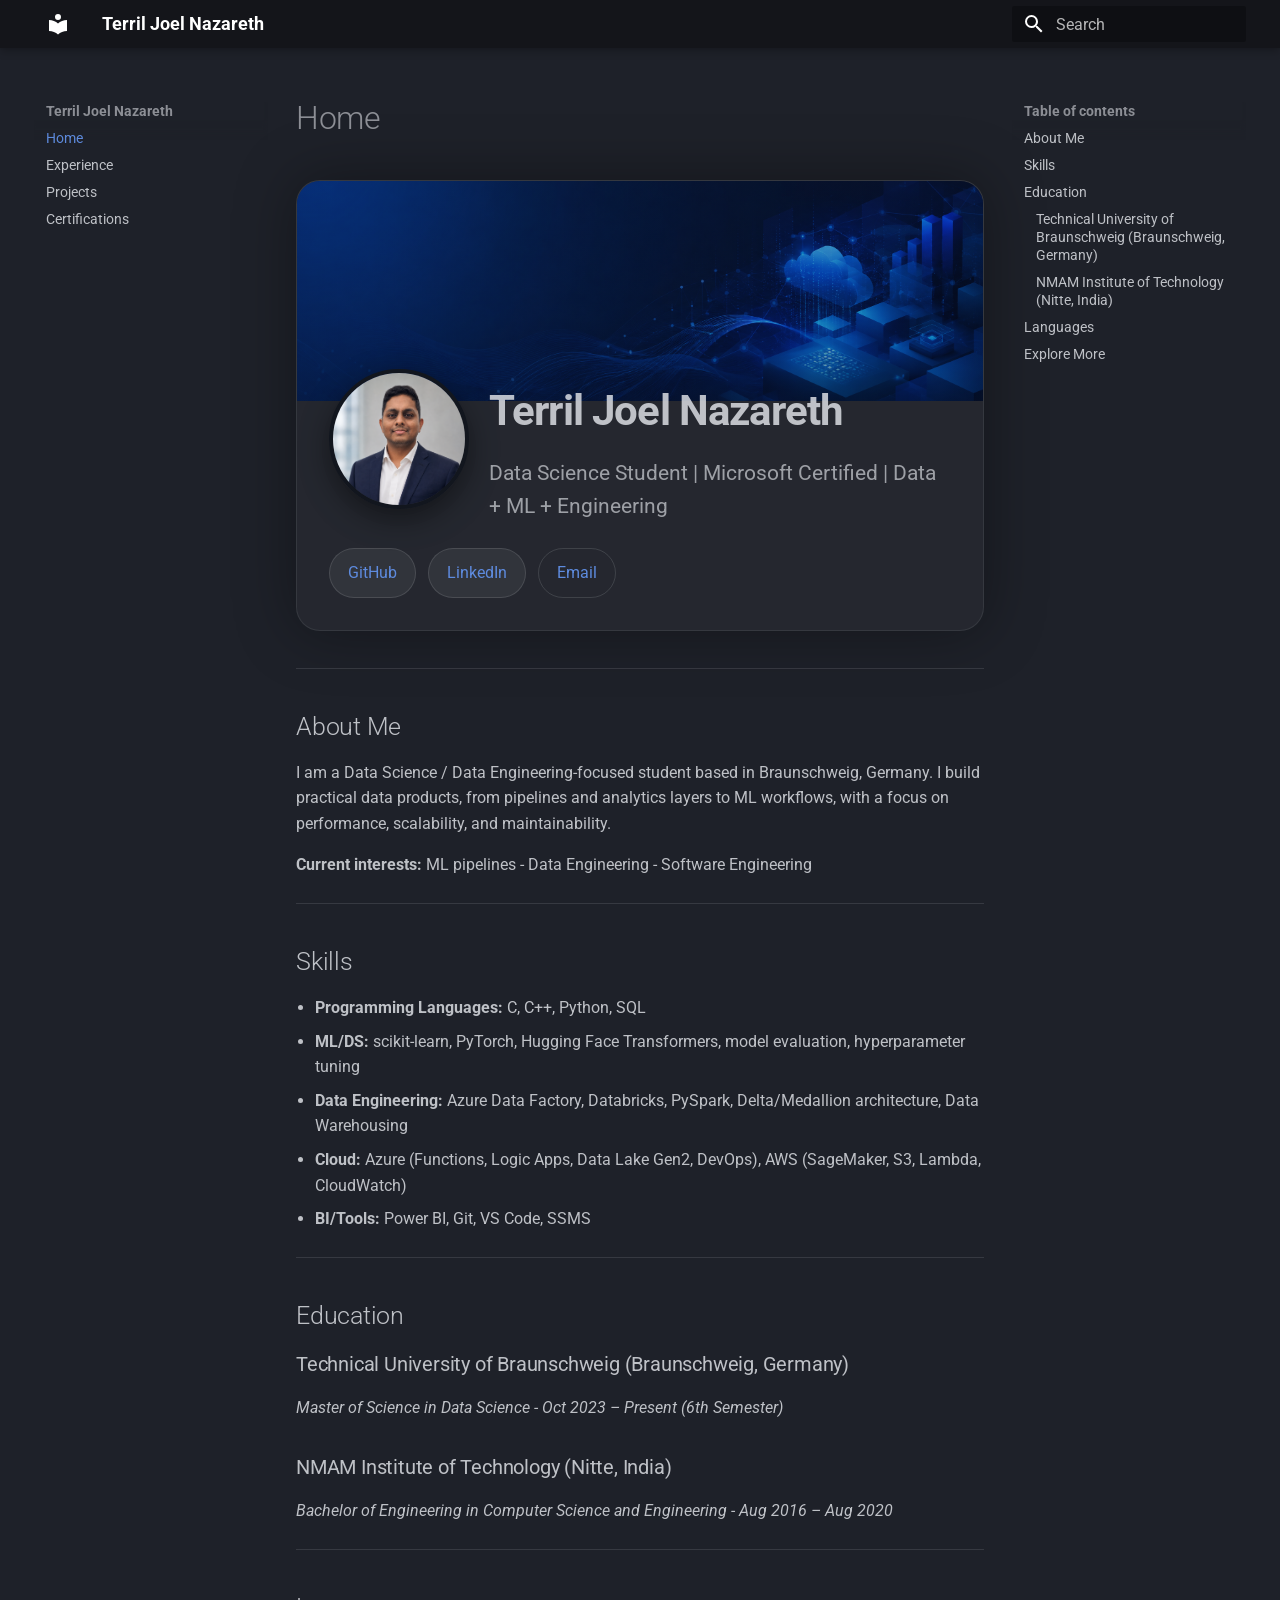
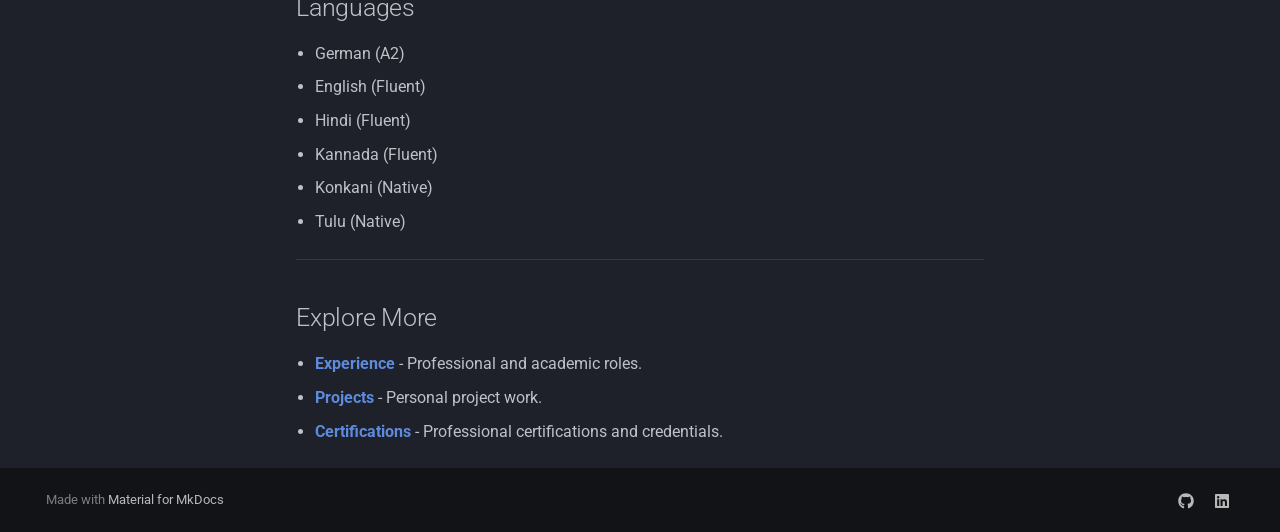
<file: index.html>
<!doctype html>
<html lang="en" class="no-js">
  <head>
    
      <meta charset="utf-8">
      <meta name="viewport" content="width=device-width,initial-scale=1">
      
        <meta name="description" content="Data Science / Data Engineering portfolio">
      
      
        <meta name="author" content="Terril Joel Nazareth">
      
      
      
      
        <link rel="next" href="experience/">
      
      
        
      
      
      <link rel="icon" href="assets/images/favicon.png">
      <meta name="generator" content="mkdocs-1.6.1, mkdocs-material-9.7.1">
    
    
      
        <title>Terril Joel Nazareth</title>
      
    
    
      <link rel="stylesheet" href="assets/stylesheets/main.484c7ddc.min.css">
      
        
        <link rel="stylesheet" href="assets/stylesheets/palette.ab4e12ef.min.css">
      
      


    
    
      
    
    
      
        
        
        <link rel="preconnect" href="https://fonts.gstatic.com" crossorigin>
        <link rel="stylesheet" href="https://fonts.googleapis.com/css?family=Roboto:300,300i,400,400i,700,700i%7CRoboto+Mono:400,400i,700,700i&display=fallback">
        <style>:root{--md-text-font:"Roboto";--md-code-font:"Roboto Mono"}</style>
      
    
    
      <link rel="stylesheet" href="stylesheets/extra.css">
    
    <script>__md_scope=new URL(".",location),__md_hash=e=>[...e].reduce(((e,_)=>(e<<5)-e+_.charCodeAt(0)),0),__md_get=(e,_=localStorage,t=__md_scope)=>JSON.parse(_.getItem(t.pathname+"."+e)),__md_set=(e,_,t=localStorage,a=__md_scope)=>{try{t.setItem(a.pathname+"."+e,JSON.stringify(_))}catch(e){}}</script>
    
      

    
    
  </head>
  
  
    
    
      
    
    
    
    
    <body dir="ltr" data-md-color-scheme="slate" data-md-color-primary="black" data-md-color-accent="teal">
  
    
    <input class="md-toggle" data-md-toggle="drawer" type="checkbox" id="__drawer" autocomplete="off">
    <input class="md-toggle" data-md-toggle="search" type="checkbox" id="__search" autocomplete="off">
    <label class="md-overlay" for="__drawer"></label>
    <div data-md-component="skip">
      
        
        <a href="#about-me" class="md-skip">
          Skip to content
        </a>
      
    </div>
    <div data-md-component="announce">
      
    </div>
    
    
      

  

<header class="md-header md-header--shadow" data-md-component="header">
  <nav class="md-header__inner md-grid" aria-label="Header">
    <a href="." title="Terril Joel Nazareth" class="md-header__button md-logo" aria-label="Terril Joel Nazareth" data-md-component="logo">
      
  
  <svg xmlns="http://www.w3.org/2000/svg" viewBox="0 0 24 24"><path d="M12 8a3 3 0 0 0 3-3 3 3 0 0 0-3-3 3 3 0 0 0-3 3 3 3 0 0 0 3 3m0 3.54C9.64 9.35 6.5 8 3 8v11c3.5 0 6.64 1.35 9 3.54 2.36-2.19 5.5-3.54 9-3.54V8c-3.5 0-6.64 1.35-9 3.54"/></svg>

    </a>
    <label class="md-header__button md-icon" for="__drawer">
      
      <svg xmlns="http://www.w3.org/2000/svg" viewBox="0 0 24 24"><path d="M3 6h18v2H3zm0 5h18v2H3zm0 5h18v2H3z"/></svg>
    </label>
    <div class="md-header__title" data-md-component="header-title">
      <div class="md-header__ellipsis">
        <div class="md-header__topic">
          <span class="md-ellipsis">
            Terril Joel Nazareth
          </span>
        </div>
        <div class="md-header__topic" data-md-component="header-topic">
          <span class="md-ellipsis">
            
              Home
            
          </span>
        </div>
      </div>
    </div>
    
      
        <form class="md-header__option" data-md-component="palette">
  
    
    
    
    <input class="md-option" data-md-color-media="" data-md-color-scheme="slate" data-md-color-primary="black" data-md-color-accent="teal"  aria-hidden="true"  type="radio" name="__palette" id="__palette_0">
    
  
</form>
      
    
    
      <script>var palette=__md_get("__palette");if(palette&&palette.color){if("(prefers-color-scheme)"===palette.color.media){var media=matchMedia("(prefers-color-scheme: light)"),input=document.querySelector(media.matches?"[data-md-color-media='(prefers-color-scheme: light)']":"[data-md-color-media='(prefers-color-scheme: dark)']");palette.color.media=input.getAttribute("data-md-color-media"),palette.color.scheme=input.getAttribute("data-md-color-scheme"),palette.color.primary=input.getAttribute("data-md-color-primary"),palette.color.accent=input.getAttribute("data-md-color-accent")}for(var[key,value]of Object.entries(palette.color))document.body.setAttribute("data-md-color-"+key,value)}</script>
    
    
    
      
      
        <label class="md-header__button md-icon" for="__search">
          
          <svg xmlns="http://www.w3.org/2000/svg" viewBox="0 0 24 24"><path d="M9.5 3A6.5 6.5 0 0 1 16 9.5c0 1.61-.59 3.09-1.56 4.23l.27.27h.79l5 5-1.5 1.5-5-5v-.79l-.27-.27A6.52 6.52 0 0 1 9.5 16 6.5 6.5 0 0 1 3 9.5 6.5 6.5 0 0 1 9.5 3m0 2C7 5 5 7 5 9.5S7 14 9.5 14 14 12 14 9.5 12 5 9.5 5"/></svg>
        </label>
        <div class="md-search" data-md-component="search" role="dialog">
  <label class="md-search__overlay" for="__search"></label>
  <div class="md-search__inner" role="search">
    <form class="md-search__form" name="search">
      <input type="text" class="md-search__input" name="query" aria-label="Search" placeholder="Search" autocapitalize="off" autocorrect="off" autocomplete="off" spellcheck="false" data-md-component="search-query" required>
      <label class="md-search__icon md-icon" for="__search">
        
        <svg xmlns="http://www.w3.org/2000/svg" viewBox="0 0 24 24"><path d="M9.5 3A6.5 6.5 0 0 1 16 9.5c0 1.61-.59 3.09-1.56 4.23l.27.27h.79l5 5-1.5 1.5-5-5v-.79l-.27-.27A6.52 6.52 0 0 1 9.5 16 6.5 6.5 0 0 1 3 9.5 6.5 6.5 0 0 1 9.5 3m0 2C7 5 5 7 5 9.5S7 14 9.5 14 14 12 14 9.5 12 5 9.5 5"/></svg>
        
        <svg xmlns="http://www.w3.org/2000/svg" viewBox="0 0 24 24"><path d="M20 11v2H8l5.5 5.5-1.42 1.42L4.16 12l7.92-7.92L13.5 5.5 8 11z"/></svg>
      </label>
      <nav class="md-search__options" aria-label="Search">
        
        <button type="reset" class="md-search__icon md-icon" title="Clear" aria-label="Clear" tabindex="-1">
          
          <svg xmlns="http://www.w3.org/2000/svg" viewBox="0 0 24 24"><path d="M19 6.41 17.59 5 12 10.59 6.41 5 5 6.41 10.59 12 5 17.59 6.41 19 12 13.41 17.59 19 19 17.59 13.41 12z"/></svg>
        </button>
      </nav>
      
    </form>
    <div class="md-search__output">
      <div class="md-search__scrollwrap" tabindex="0" data-md-scrollfix>
        <div class="md-search-result" data-md-component="search-result">
          <div class="md-search-result__meta">
            Initializing search
          </div>
          <ol class="md-search-result__list" role="presentation"></ol>
        </div>
      </div>
    </div>
  </div>
</div>
      
    
    
  </nav>
  
</header>
    
    <div class="md-container" data-md-component="container">
      
      
        
          
        
      
      <main class="md-main" data-md-component="main">
        <div class="md-main__inner md-grid">
          
            
              
              <div class="md-sidebar md-sidebar--primary" data-md-component="sidebar" data-md-type="navigation" >
                <div class="md-sidebar__scrollwrap">
                  <div class="md-sidebar__inner">
                    



<nav class="md-nav md-nav--primary" aria-label="Navigation" data-md-level="0">
  <label class="md-nav__title" for="__drawer">
    <a href="." title="Terril Joel Nazareth" class="md-nav__button md-logo" aria-label="Terril Joel Nazareth" data-md-component="logo">
      
  
  <svg xmlns="http://www.w3.org/2000/svg" viewBox="0 0 24 24"><path d="M12 8a3 3 0 0 0 3-3 3 3 0 0 0-3-3 3 3 0 0 0-3 3 3 3 0 0 0 3 3m0 3.54C9.64 9.35 6.5 8 3 8v11c3.5 0 6.64 1.35 9 3.54 2.36-2.19 5.5-3.54 9-3.54V8c-3.5 0-6.64 1.35-9 3.54"/></svg>

    </a>
    Terril Joel Nazareth
  </label>
  
  <ul class="md-nav__list" data-md-scrollfix>
    
      
      
  
  
    
  
  
  
    <li class="md-nav__item md-nav__item--active">
      
      <input class="md-nav__toggle md-toggle" type="checkbox" id="__toc">
      
      
      
        <label class="md-nav__link md-nav__link--active" for="__toc">
          
  
  
  <span class="md-ellipsis">
    
  
    Home
  

    
  </span>
  
  

          <span class="md-nav__icon md-icon"></span>
        </label>
      
      <a href="." class="md-nav__link md-nav__link--active">
        
  
  
  <span class="md-ellipsis">
    
  
    Home
  

    
  </span>
  
  

      </a>
      
        

<nav class="md-nav md-nav--secondary" aria-label="Table of contents">
  
  
  
  
    <label class="md-nav__title" for="__toc">
      <span class="md-nav__icon md-icon"></span>
      Table of contents
    </label>
    <ul class="md-nav__list" data-md-component="toc" data-md-scrollfix>
      
        <li class="md-nav__item">
  <a href="#about-me" class="md-nav__link">
    <span class="md-ellipsis">
      
        About Me
      
    </span>
  </a>
  
</li>
      
        <li class="md-nav__item">
  <a href="#skills" class="md-nav__link">
    <span class="md-ellipsis">
      
        Skills
      
    </span>
  </a>
  
</li>
      
        <li class="md-nav__item">
  <a href="#education" class="md-nav__link">
    <span class="md-ellipsis">
      
        Education
      
    </span>
  </a>
  
    <nav class="md-nav" aria-label="Education">
      <ul class="md-nav__list">
        
          <li class="md-nav__item">
  <a href="#technical-university-of-braunschweig-braunschweig-germany" class="md-nav__link">
    <span class="md-ellipsis">
      
        Technical University of Braunschweig (Braunschweig, Germany)
      
    </span>
  </a>
  
</li>
        
          <li class="md-nav__item">
  <a href="#nmam-institute-of-technology-nitte-india" class="md-nav__link">
    <span class="md-ellipsis">
      
        NMAM Institute of Technology (Nitte, India)
      
    </span>
  </a>
  
</li>
        
      </ul>
    </nav>
  
</li>
      
        <li class="md-nav__item">
  <a href="#languages" class="md-nav__link">
    <span class="md-ellipsis">
      
        Languages
      
    </span>
  </a>
  
</li>
      
        <li class="md-nav__item">
  <a href="#explore-more" class="md-nav__link">
    <span class="md-ellipsis">
      
        Explore More
      
    </span>
  </a>
  
</li>
      
    </ul>
  
</nav>
      
    </li>
  

    
      
      
  
  
  
  
    <li class="md-nav__item">
      <a href="experience/" class="md-nav__link">
        
  
  
  <span class="md-ellipsis">
    
  
    Experience
  

    
  </span>
  
  

      </a>
    </li>
  

    
      
      
  
  
  
  
    <li class="md-nav__item">
      <a href="projects/" class="md-nav__link">
        
  
  
  <span class="md-ellipsis">
    
  
    Projects
  

    
  </span>
  
  

      </a>
    </li>
  

    
      
      
  
  
  
  
    <li class="md-nav__item">
      <a href="certifications/" class="md-nav__link">
        
  
  
  <span class="md-ellipsis">
    
  
    Certifications
  

    
  </span>
  
  

      </a>
    </li>
  

    
  </ul>
</nav>
                  </div>
                </div>
              </div>
            
            
              
              <div class="md-sidebar md-sidebar--secondary" data-md-component="sidebar" data-md-type="toc" >
                <div class="md-sidebar__scrollwrap">
                  <div class="md-sidebar__inner">
                    

<nav class="md-nav md-nav--secondary" aria-label="Table of contents">
  
  
  
  
    <label class="md-nav__title" for="__toc">
      <span class="md-nav__icon md-icon"></span>
      Table of contents
    </label>
    <ul class="md-nav__list" data-md-component="toc" data-md-scrollfix>
      
        <li class="md-nav__item">
  <a href="#about-me" class="md-nav__link">
    <span class="md-ellipsis">
      
        About Me
      
    </span>
  </a>
  
</li>
      
        <li class="md-nav__item">
  <a href="#skills" class="md-nav__link">
    <span class="md-ellipsis">
      
        Skills
      
    </span>
  </a>
  
</li>
      
        <li class="md-nav__item">
  <a href="#education" class="md-nav__link">
    <span class="md-ellipsis">
      
        Education
      
    </span>
  </a>
  
    <nav class="md-nav" aria-label="Education">
      <ul class="md-nav__list">
        
          <li class="md-nav__item">
  <a href="#technical-university-of-braunschweig-braunschweig-germany" class="md-nav__link">
    <span class="md-ellipsis">
      
        Technical University of Braunschweig (Braunschweig, Germany)
      
    </span>
  </a>
  
</li>
        
          <li class="md-nav__item">
  <a href="#nmam-institute-of-technology-nitte-india" class="md-nav__link">
    <span class="md-ellipsis">
      
        NMAM Institute of Technology (Nitte, India)
      
    </span>
  </a>
  
</li>
        
      </ul>
    </nav>
  
</li>
      
        <li class="md-nav__item">
  <a href="#languages" class="md-nav__link">
    <span class="md-ellipsis">
      
        Languages
      
    </span>
  </a>
  
</li>
      
        <li class="md-nav__item">
  <a href="#explore-more" class="md-nav__link">
    <span class="md-ellipsis">
      
        Explore More
      
    </span>
  </a>
  
</li>
      
    </ul>
  
</nav>
                  </div>
                </div>
              </div>
            
          
          
            <div class="md-content" data-md-component="content">
              
              <article class="md-content__inner md-typeset">
                
                  



  <h1>Home</h1>

<!-- # Terril Joel Nazareth -->

<div class="hero">
  <div class="hero-card">
    <div class="hero-cover" style="background-image: linear-gradient(135deg, rgba(20,26,35,.32), rgba(12,17,25,.22)), url('./assets/images/cover.png');"></div>
    <div class="hero-body">
      <div class="hero-id">
        <img class="hero-avatar" src="assets/images/photo.png" alt="Terril Joel Nazareth" />
        <div class="hero-text">
          <div class="hero-title">Terril Joel Nazareth</div>
          <div class="hero-subtitle">
            Data Science Student | Microsoft Certified | Data + ML + Engineering
          </div>
        </div>
      </div>
      <div class="hero-cta">
        <a class="btn" href="https://github.com/terriljoel" target="_blank" rel="noreferrer">GitHub</a>
        <a class="btn" href="https://www.linkedin.com/in/terril-joel-nazareth-298516191" target="_blank" rel="noreferrer">LinkedIn</a>
        <a class="btn btn-outline" href="mailto:terriljoel@gmail.com">Email</a>
      </div>
    </div>
  </div>
</div>

<hr />
<h2 id="about-me">About Me</h2>
<p>I am a Data Science / Data Engineering-focused student based in Braunschweig, Germany. I build practical data products, from pipelines and analytics layers to ML workflows, with a focus on performance, scalability, and maintainability.</p>
<p><strong>Current interests:</strong>  ML pipelines - Data Engineering - Software Engineering</p>
<hr />
<h2 id="skills">Skills</h2>
<ul>
<li><strong>Programming Languages:</strong> C, C++, Python, SQL</li>
<li><strong>ML/DS:</strong> scikit-learn, PyTorch, Hugging Face Transformers, model evaluation, hyperparameter tuning</li>
<li><strong>Data Engineering:</strong> Azure Data Factory, Databricks, PySpark, Delta/Medallion architecture, Data Warehousing</li>
<li><strong>Cloud:</strong> Azure (Functions, Logic Apps, Data Lake Gen2, DevOps), AWS (SageMaker, S3, Lambda, CloudWatch)</li>
<li><strong>BI/Tools:</strong> Power BI, Git, VS Code, SSMS</li>
</ul>
<hr />
<h2 id="education">Education</h2>
<h3 id="technical-university-of-braunschweig-braunschweig-germany">Technical University of Braunschweig (Braunschweig, Germany)</h3>
<p><em>Master of Science in Data Science - Oct 2023 – Present (6th Semester)</em></p>
<h3 id="nmam-institute-of-technology-nitte-india">NMAM Institute of Technology (Nitte, India)</h3>
<p><em>Bachelor of Engineering in Computer Science and Engineering - Aug 2016 – Aug 2020</em></p>
<hr />
<h2 id="languages">Languages</h2>
<ul>
<li>German (A2)</li>
<li>English (Fluent)</li>
<li>Hindi (Fluent)</li>
<li>Kannada (Fluent)</li>
<li>Konkani (Native)</li>
<li>Tulu (Native)</li>
</ul>
<hr />
<h2 id="explore-more">Explore More</h2>
<ul>
<li><strong><a href="experience/">Experience</a></strong> - Professional and academic roles.</li>
<li><strong><a href="projects/">Projects</a></strong> - Personal project work.</li>
<li><strong><a href="certifications/">Certifications</a></strong> - Professional certifications and credentials.</li>
</ul>












                
              </article>
            </div>
          
          
<script>var target=document.getElementById(location.hash.slice(1));target&&target.name&&(target.checked=target.name.startsWith("__tabbed_"))</script>
        </div>
        
          <button type="button" class="md-top md-icon" data-md-component="top" hidden>
  
  <svg xmlns="http://www.w3.org/2000/svg" viewBox="0 0 24 24"><path d="M13 20h-2V8l-5.5 5.5-1.42-1.42L12 4.16l7.92 7.92-1.42 1.42L13 8z"/></svg>
  Back to top
</button>
        
      </main>
      
        <footer class="md-footer">
  
  <div class="md-footer-meta md-typeset">
    <div class="md-footer-meta__inner md-grid">
      <div class="md-copyright">
  
  
    Made with
    <a href="https://squidfunk.github.io/mkdocs-material/" target="_blank" rel="noopener">
      Material for MkDocs
    </a>
  
</div>
      
        
<div class="md-social">
  
    
    
    
    
      
      
    
    <a href="https://github.com/terriljoel" target="_blank" rel="noopener" title="github.com" class="md-social__link">
      <svg xmlns="http://www.w3.org/2000/svg" viewBox="0 0 512 512"><!--! Font Awesome Free 7.1.0 by @fontawesome - https://fontawesome.com License - https://fontawesome.com/license/free (Icons: CC BY 4.0, Fonts: SIL OFL 1.1, Code: MIT License) Copyright 2025 Fonticons, Inc.--><path d="M173.9 397.4c0 2-2.3 3.6-5.2 3.6-3.3.3-5.6-1.3-5.6-3.6 0-2 2.3-3.6 5.2-3.6 3-.3 5.6 1.3 5.6 3.6m-31.1-4.5c-.7 2 1.3 4.3 4.3 4.9 2.6 1 5.6 0 6.2-2s-1.3-4.3-4.3-5.2c-2.6-.7-5.5.3-6.2 2.3m44.2-1.7c-2.9.7-4.9 2.6-4.6 4.9.3 2 2.9 3.3 5.9 2.6 2.9-.7 4.9-2.6 4.6-4.6-.3-1.9-3-3.2-5.9-2.9M252.8 8C114.1 8 8 113.3 8 252c0 110.9 69.8 205.8 169.5 239.2 12.8 2.3 17.3-5.6 17.3-12.1 0-6.2-.3-40.4-.3-61.4 0 0-70 15-84.7-29.8 0 0-11.4-29.1-27.8-36.6 0 0-22.9-15.7 1.6-15.4 0 0 24.9 2 38.6 25.8 21.9 38.6 58.6 27.5 72.9 20.9 2.3-16 8.8-27.1 16-33.7-55.9-6.2-112.3-14.3-112.3-110.5 0-27.5 7.6-41.3 23.6-58.9-2.6-6.5-11.1-33.3 2.6-67.9 20.9-6.5 69 27 69 27 20-5.6 41.5-8.5 62.8-8.5s42.8 2.9 62.8 8.5c0 0 48.1-33.6 69-27 13.7 34.7 5.2 61.4 2.6 67.9 16 17.7 25.8 31.5 25.8 58.9 0 96.5-58.9 104.2-114.8 110.5 9.2 7.9 17 22.9 17 46.4 0 33.7-.3 75.4-.3 83.6 0 6.5 4.6 14.4 17.3 12.1C436.2 457.8 504 362.9 504 252 504 113.3 391.5 8 252.8 8M105.2 352.9c-1.3 1-1 3.3.7 5.2 1.6 1.6 3.9 2.3 5.2 1 1.3-1 1-3.3-.7-5.2-1.6-1.6-3.9-2.3-5.2-1m-10.8-8.1c-.7 1.3.3 2.9 2.3 3.9 1.6 1 3.6.7 4.3-.7.7-1.3-.3-2.9-2.3-3.9-2-.6-3.6-.3-4.3.7m32.4 35.6c-1.6 1.3-1 4.3 1.3 6.2 2.3 2.3 5.2 2.6 6.5 1 1.3-1.3.7-4.3-1.3-6.2-2.2-2.3-5.2-2.6-6.5-1m-11.4-14.7c-1.6 1-1.6 3.6 0 5.9s4.3 3.3 5.6 2.3c1.6-1.3 1.6-3.9 0-6.2-1.4-2.3-4-3.3-5.6-2"/></svg>
    </a>
  
    
    
    
    
      
      
    
    <a href="https://www.linkedin.com/in/terril-joel-nazareth-298516191" target="_blank" rel="noopener" title="www.linkedin.com" class="md-social__link">
      <svg xmlns="http://www.w3.org/2000/svg" viewBox="0 0 448 512"><!--! Font Awesome Free 7.1.0 by @fontawesome - https://fontawesome.com License - https://fontawesome.com/license/free (Icons: CC BY 4.0, Fonts: SIL OFL 1.1, Code: MIT License) Copyright 2025 Fonticons, Inc.--><path d="M416 32H31.9C14.3 32 0 46.5 0 64.3v383.4C0 465.5 14.3 480 31.9 480H416c17.6 0 32-14.5 32-32.3V64.3c0-17.8-14.4-32.3-32-32.3M135.4 416H69V202.2h66.5V416zM102.2 96a38.5 38.5 0 1 1 0 77 38.5 38.5 0 1 1 0-77m282.1 320h-66.4V312c0-24.8-.5-56.7-34.5-56.7-34.6 0-39.9 27-39.9 54.9V416h-66.4V202.2h63.7v29.2h.9c8.9-16.8 30.6-34.5 62.9-34.5 67.2 0 79.7 44.3 79.7 101.9z"/></svg>
    </a>
  
</div>
      
    </div>
  </div>
</footer>
      
    </div>
    <div class="md-dialog" data-md-component="dialog">
      <div class="md-dialog__inner md-typeset"></div>
    </div>
    
    
    
      
      
      <script id="__config" type="application/json">{"annotate": null, "base": ".", "features": ["navigation.top", "navigation.instant", "navigation.tracking", "content.code.copy"], "search": "assets/javascripts/workers/search.2c215733.min.js", "tags": null, "translations": {"clipboard.copied": "Copied to clipboard", "clipboard.copy": "Copy to clipboard", "search.result.more.one": "1 more on this page", "search.result.more.other": "# more on this page", "search.result.none": "No matching documents", "search.result.one": "1 matching document", "search.result.other": "# matching documents", "search.result.placeholder": "Type to start searching", "search.result.term.missing": "Missing", "select.version": "Select version"}, "version": null}</script>
    
    
      <script src="assets/javascripts/bundle.79ae519e.min.js"></script>
      
    
  </body>
</html>
</file>
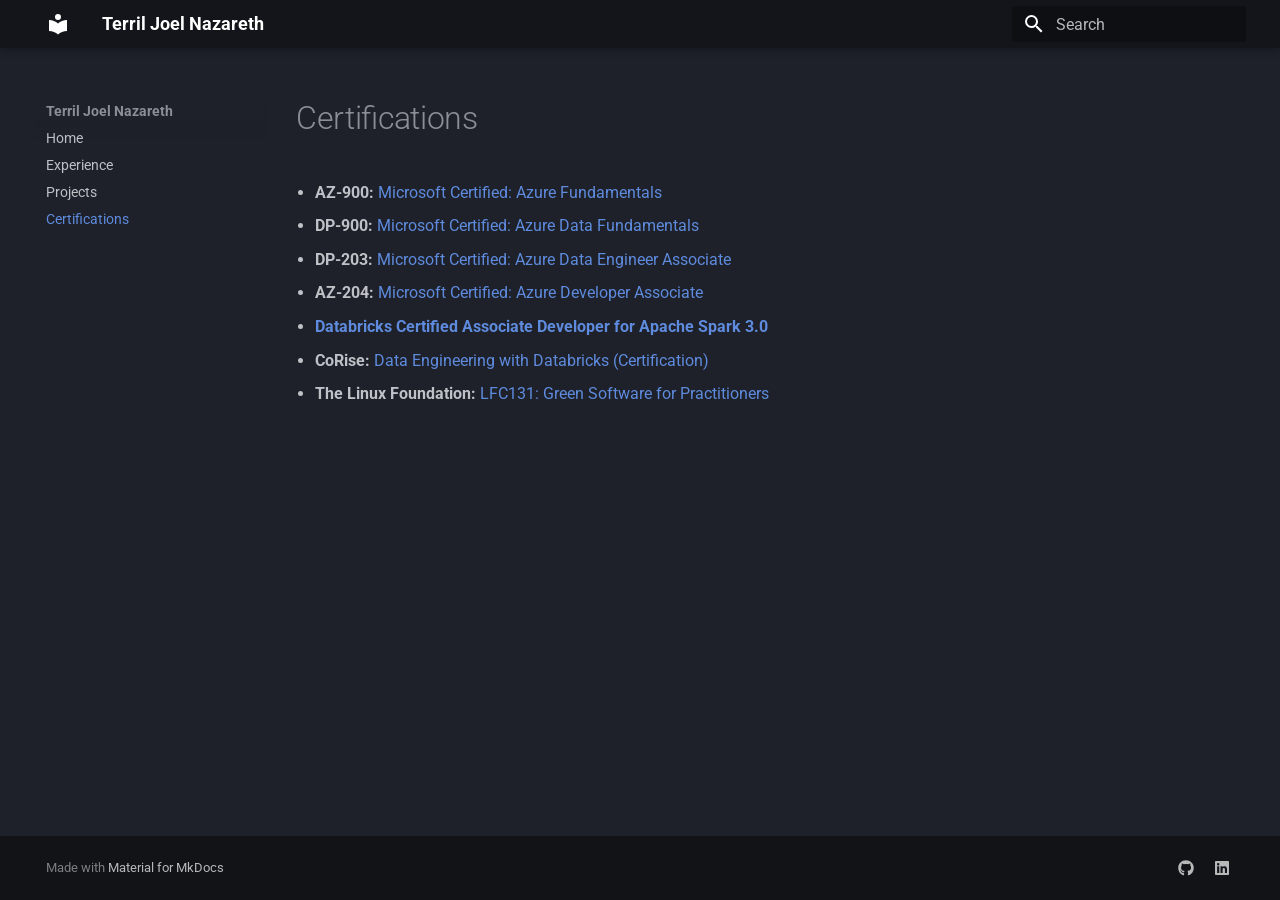
<file: certifications/index.html>
<!doctype html>
<html lang="en" class="no-js">
  <head>
    
      <meta charset="utf-8">
      <meta name="viewport" content="width=device-width,initial-scale=1">
      
        <meta name="description" content="Data Science / Data Engineering portfolio">
      
      
        <meta name="author" content="Terril Joel Nazareth">
      
      
      
        <link rel="prev" href="../projects/">
      
      
      
        
      
      
      <link rel="icon" href="../assets/images/favicon.png">
      <meta name="generator" content="mkdocs-1.6.1, mkdocs-material-9.7.1">
    
    
      
        <title>Certifications - Terril Joel Nazareth</title>
      
    
    
      <link rel="stylesheet" href="../assets/stylesheets/main.484c7ddc.min.css">
      
        
        <link rel="stylesheet" href="../assets/stylesheets/palette.ab4e12ef.min.css">
      
      


    
    
      
    
    
      
        
        
        <link rel="preconnect" href="https://fonts.gstatic.com" crossorigin>
        <link rel="stylesheet" href="https://fonts.googleapis.com/css?family=Roboto:300,300i,400,400i,700,700i%7CRoboto+Mono:400,400i,700,700i&display=fallback">
        <style>:root{--md-text-font:"Roboto";--md-code-font:"Roboto Mono"}</style>
      
    
    
      <link rel="stylesheet" href="../stylesheets/extra.css">
    
    <script>__md_scope=new URL("..",location),__md_hash=e=>[...e].reduce(((e,_)=>(e<<5)-e+_.charCodeAt(0)),0),__md_get=(e,_=localStorage,t=__md_scope)=>JSON.parse(_.getItem(t.pathname+"."+e)),__md_set=(e,_,t=localStorage,a=__md_scope)=>{try{t.setItem(a.pathname+"."+e,JSON.stringify(_))}catch(e){}}</script>
    
      

    
    
  </head>
  
  
    
    
      
    
    
    
    
    <body dir="ltr" data-md-color-scheme="slate" data-md-color-primary="black" data-md-color-accent="teal">
  
    
    <input class="md-toggle" data-md-toggle="drawer" type="checkbox" id="__drawer" autocomplete="off">
    <input class="md-toggle" data-md-toggle="search" type="checkbox" id="__search" autocomplete="off">
    <label class="md-overlay" for="__drawer"></label>
    <div data-md-component="skip">
      
        
        <a href="#certifications" class="md-skip">
          Skip to content
        </a>
      
    </div>
    <div data-md-component="announce">
      
    </div>
    
    
      

  

<header class="md-header md-header--shadow" data-md-component="header">
  <nav class="md-header__inner md-grid" aria-label="Header">
    <a href=".." title="Terril Joel Nazareth" class="md-header__button md-logo" aria-label="Terril Joel Nazareth" data-md-component="logo">
      
  
  <svg xmlns="http://www.w3.org/2000/svg" viewBox="0 0 24 24"><path d="M12 8a3 3 0 0 0 3-3 3 3 0 0 0-3-3 3 3 0 0 0-3 3 3 3 0 0 0 3 3m0 3.54C9.64 9.35 6.5 8 3 8v11c3.5 0 6.64 1.35 9 3.54 2.36-2.19 5.5-3.54 9-3.54V8c-3.5 0-6.64 1.35-9 3.54"/></svg>

    </a>
    <label class="md-header__button md-icon" for="__drawer">
      
      <svg xmlns="http://www.w3.org/2000/svg" viewBox="0 0 24 24"><path d="M3 6h18v2H3zm0 5h18v2H3zm0 5h18v2H3z"/></svg>
    </label>
    <div class="md-header__title" data-md-component="header-title">
      <div class="md-header__ellipsis">
        <div class="md-header__topic">
          <span class="md-ellipsis">
            Terril Joel Nazareth
          </span>
        </div>
        <div class="md-header__topic" data-md-component="header-topic">
          <span class="md-ellipsis">
            
              Certifications
            
          </span>
        </div>
      </div>
    </div>
    
      
        <form class="md-header__option" data-md-component="palette">
  
    
    
    
    <input class="md-option" data-md-color-media="" data-md-color-scheme="slate" data-md-color-primary="black" data-md-color-accent="teal"  aria-hidden="true"  type="radio" name="__palette" id="__palette_0">
    
  
</form>
      
    
    
      <script>var palette=__md_get("__palette");if(palette&&palette.color){if("(prefers-color-scheme)"===palette.color.media){var media=matchMedia("(prefers-color-scheme: light)"),input=document.querySelector(media.matches?"[data-md-color-media='(prefers-color-scheme: light)']":"[data-md-color-media='(prefers-color-scheme: dark)']");palette.color.media=input.getAttribute("data-md-color-media"),palette.color.scheme=input.getAttribute("data-md-color-scheme"),palette.color.primary=input.getAttribute("data-md-color-primary"),palette.color.accent=input.getAttribute("data-md-color-accent")}for(var[key,value]of Object.entries(palette.color))document.body.setAttribute("data-md-color-"+key,value)}</script>
    
    
    
      
      
        <label class="md-header__button md-icon" for="__search">
          
          <svg xmlns="http://www.w3.org/2000/svg" viewBox="0 0 24 24"><path d="M9.5 3A6.5 6.5 0 0 1 16 9.5c0 1.61-.59 3.09-1.56 4.23l.27.27h.79l5 5-1.5 1.5-5-5v-.79l-.27-.27A6.52 6.52 0 0 1 9.5 16 6.5 6.5 0 0 1 3 9.5 6.5 6.5 0 0 1 9.5 3m0 2C7 5 5 7 5 9.5S7 14 9.5 14 14 12 14 9.5 12 5 9.5 5"/></svg>
        </label>
        <div class="md-search" data-md-component="search" role="dialog">
  <label class="md-search__overlay" for="__search"></label>
  <div class="md-search__inner" role="search">
    <form class="md-search__form" name="search">
      <input type="text" class="md-search__input" name="query" aria-label="Search" placeholder="Search" autocapitalize="off" autocorrect="off" autocomplete="off" spellcheck="false" data-md-component="search-query" required>
      <label class="md-search__icon md-icon" for="__search">
        
        <svg xmlns="http://www.w3.org/2000/svg" viewBox="0 0 24 24"><path d="M9.5 3A6.5 6.5 0 0 1 16 9.5c0 1.61-.59 3.09-1.56 4.23l.27.27h.79l5 5-1.5 1.5-5-5v-.79l-.27-.27A6.52 6.52 0 0 1 9.5 16 6.5 6.5 0 0 1 3 9.5 6.5 6.5 0 0 1 9.5 3m0 2C7 5 5 7 5 9.5S7 14 9.5 14 14 12 14 9.5 12 5 9.5 5"/></svg>
        
        <svg xmlns="http://www.w3.org/2000/svg" viewBox="0 0 24 24"><path d="M20 11v2H8l5.5 5.5-1.42 1.42L4.16 12l7.92-7.92L13.5 5.5 8 11z"/></svg>
      </label>
      <nav class="md-search__options" aria-label="Search">
        
        <button type="reset" class="md-search__icon md-icon" title="Clear" aria-label="Clear" tabindex="-1">
          
          <svg xmlns="http://www.w3.org/2000/svg" viewBox="0 0 24 24"><path d="M19 6.41 17.59 5 12 10.59 6.41 5 5 6.41 10.59 12 5 17.59 6.41 19 12 13.41 17.59 19 19 17.59 13.41 12z"/></svg>
        </button>
      </nav>
      
    </form>
    <div class="md-search__output">
      <div class="md-search__scrollwrap" tabindex="0" data-md-scrollfix>
        <div class="md-search-result" data-md-component="search-result">
          <div class="md-search-result__meta">
            Initializing search
          </div>
          <ol class="md-search-result__list" role="presentation"></ol>
        </div>
      </div>
    </div>
  </div>
</div>
      
    
    
  </nav>
  
</header>
    
    <div class="md-container" data-md-component="container">
      
      
        
          
        
      
      <main class="md-main" data-md-component="main">
        <div class="md-main__inner md-grid">
          
            
              
              <div class="md-sidebar md-sidebar--primary" data-md-component="sidebar" data-md-type="navigation" >
                <div class="md-sidebar__scrollwrap">
                  <div class="md-sidebar__inner">
                    



<nav class="md-nav md-nav--primary" aria-label="Navigation" data-md-level="0">
  <label class="md-nav__title" for="__drawer">
    <a href=".." title="Terril Joel Nazareth" class="md-nav__button md-logo" aria-label="Terril Joel Nazareth" data-md-component="logo">
      
  
  <svg xmlns="http://www.w3.org/2000/svg" viewBox="0 0 24 24"><path d="M12 8a3 3 0 0 0 3-3 3 3 0 0 0-3-3 3 3 0 0 0-3 3 3 3 0 0 0 3 3m0 3.54C9.64 9.35 6.5 8 3 8v11c3.5 0 6.64 1.35 9 3.54 2.36-2.19 5.5-3.54 9-3.54V8c-3.5 0-6.64 1.35-9 3.54"/></svg>

    </a>
    Terril Joel Nazareth
  </label>
  
  <ul class="md-nav__list" data-md-scrollfix>
    
      
      
  
  
  
  
    <li class="md-nav__item">
      <a href=".." class="md-nav__link">
        
  
  
  <span class="md-ellipsis">
    
  
    Home
  

    
  </span>
  
  

      </a>
    </li>
  

    
      
      
  
  
  
  
    <li class="md-nav__item">
      <a href="../experience/" class="md-nav__link">
        
  
  
  <span class="md-ellipsis">
    
  
    Experience
  

    
  </span>
  
  

      </a>
    </li>
  

    
      
      
  
  
  
  
    <li class="md-nav__item">
      <a href="../projects/" class="md-nav__link">
        
  
  
  <span class="md-ellipsis">
    
  
    Projects
  

    
  </span>
  
  

      </a>
    </li>
  

    
      
      
  
  
    
  
  
  
    <li class="md-nav__item md-nav__item--active">
      
      <input class="md-nav__toggle md-toggle" type="checkbox" id="__toc">
      
      
        
      
      
      <a href="./" class="md-nav__link md-nav__link--active">
        
  
  
  <span class="md-ellipsis">
    
  
    Certifications
  

    
  </span>
  
  

      </a>
      
    </li>
  

    
  </ul>
</nav>
                  </div>
                </div>
              </div>
            
            
              
              <div class="md-sidebar md-sidebar--secondary" data-md-component="sidebar" data-md-type="toc" >
                <div class="md-sidebar__scrollwrap">
                  <div class="md-sidebar__inner">
                    

<nav class="md-nav md-nav--secondary" aria-label="Table of contents">
  
  
  
    
  
  
</nav>
                  </div>
                </div>
              </div>
            
          
          
            <div class="md-content" data-md-component="content">
              
              <article class="md-content__inner md-typeset">
                
                  



<h1 id="certifications">Certifications</h1>
<ul>
<li><strong>AZ-900:</strong> <a href="https://learn.microsoft.com/en-us/users/joelnazarethterril-4068/credentials/83df8d9a6c9095f9?">Microsoft Certified: Azure Fundamentals</a></li>
<li><strong>DP-900:</strong> <a href="https://learn.microsoft.com/en-us/users/JoelNazarethTerril-4068/credentials/FD393E1CC4595B35">Microsoft Certified: Azure Data Fundamentals</a></li>
<li><strong>DP-203:</strong> <a href="https://learn.microsoft.com/api/credentials/share/en-us/JoelNazarethTerril-4068/8D5B7FE1EB01A1F3?sharingId=3FC41B4A0C2ACE1F">Microsoft Certified: Azure Data Engineer Associate </a></li>
<li><strong>AZ-204:</strong> <a href="https://learn.microsoft.com/api/credentials/share/en-us/JoelNazarethTerril-4068/A52F31820678A69F?sharingId=3FC41B4A0C2ACE1F">Microsoft Certified: Azure Developer Associate </a></li>
<li><strong><a href="https://credentials.databricks.com/f2a46f2e-6080-4718-9d6a-266f8ef195c1">Databricks Certified Associate Developer for Apache Spark 3.0</a></strong></li>
<li><strong>CoRise:</strong> <a href="https://www.credential.net/71fb38c7-199a-40f4-875f-93453f4497fb#acc.7e2zgUbi">Data Engineering with Databricks (Certification) </a></li>
<li><strong>The Linux Foundation:</strong> <a href="https://www.credly.com/badges/f0c9bfce-0185-4e49-9768-ee000d6054f0/linked_in_profile">LFC131: Green Software for Practitioners</a></li>
</ul>












                
              </article>
            </div>
          
          
<script>var target=document.getElementById(location.hash.slice(1));target&&target.name&&(target.checked=target.name.startsWith("__tabbed_"))</script>
        </div>
        
          <button type="button" class="md-top md-icon" data-md-component="top" hidden>
  
  <svg xmlns="http://www.w3.org/2000/svg" viewBox="0 0 24 24"><path d="M13 20h-2V8l-5.5 5.5-1.42-1.42L12 4.16l7.92 7.92-1.42 1.42L13 8z"/></svg>
  Back to top
</button>
        
      </main>
      
        <footer class="md-footer">
  
  <div class="md-footer-meta md-typeset">
    <div class="md-footer-meta__inner md-grid">
      <div class="md-copyright">
  
  
    Made with
    <a href="https://squidfunk.github.io/mkdocs-material/" target="_blank" rel="noopener">
      Material for MkDocs
    </a>
  
</div>
      
        
<div class="md-social">
  
    
    
    
    
      
      
    
    <a href="https://github.com/terriljoel" target="_blank" rel="noopener" title="github.com" class="md-social__link">
      <svg xmlns="http://www.w3.org/2000/svg" viewBox="0 0 512 512"><!--! Font Awesome Free 7.1.0 by @fontawesome - https://fontawesome.com License - https://fontawesome.com/license/free (Icons: CC BY 4.0, Fonts: SIL OFL 1.1, Code: MIT License) Copyright 2025 Fonticons, Inc.--><path d="M173.9 397.4c0 2-2.3 3.6-5.2 3.6-3.3.3-5.6-1.3-5.6-3.6 0-2 2.3-3.6 5.2-3.6 3-.3 5.6 1.3 5.6 3.6m-31.1-4.5c-.7 2 1.3 4.3 4.3 4.9 2.6 1 5.6 0 6.2-2s-1.3-4.3-4.3-5.2c-2.6-.7-5.5.3-6.2 2.3m44.2-1.7c-2.9.7-4.9 2.6-4.6 4.9.3 2 2.9 3.3 5.9 2.6 2.9-.7 4.9-2.6 4.6-4.6-.3-1.9-3-3.2-5.9-2.9M252.8 8C114.1 8 8 113.3 8 252c0 110.9 69.8 205.8 169.5 239.2 12.8 2.3 17.3-5.6 17.3-12.1 0-6.2-.3-40.4-.3-61.4 0 0-70 15-84.7-29.8 0 0-11.4-29.1-27.8-36.6 0 0-22.9-15.7 1.6-15.4 0 0 24.9 2 38.6 25.8 21.9 38.6 58.6 27.5 72.9 20.9 2.3-16 8.8-27.1 16-33.7-55.9-6.2-112.3-14.3-112.3-110.5 0-27.5 7.6-41.3 23.6-58.9-2.6-6.5-11.1-33.3 2.6-67.9 20.9-6.5 69 27 69 27 20-5.6 41.5-8.5 62.8-8.5s42.8 2.9 62.8 8.5c0 0 48.1-33.6 69-27 13.7 34.7 5.2 61.4 2.6 67.9 16 17.7 25.8 31.5 25.8 58.9 0 96.5-58.9 104.2-114.8 110.5 9.2 7.9 17 22.9 17 46.4 0 33.7-.3 75.4-.3 83.6 0 6.5 4.6 14.4 17.3 12.1C436.2 457.8 504 362.9 504 252 504 113.3 391.5 8 252.8 8M105.2 352.9c-1.3 1-1 3.3.7 5.2 1.6 1.6 3.9 2.3 5.2 1 1.3-1 1-3.3-.7-5.2-1.6-1.6-3.9-2.3-5.2-1m-10.8-8.1c-.7 1.3.3 2.9 2.3 3.9 1.6 1 3.6.7 4.3-.7.7-1.3-.3-2.9-2.3-3.9-2-.6-3.6-.3-4.3.7m32.4 35.6c-1.6 1.3-1 4.3 1.3 6.2 2.3 2.3 5.2 2.6 6.5 1 1.3-1.3.7-4.3-1.3-6.2-2.2-2.3-5.2-2.6-6.5-1m-11.4-14.7c-1.6 1-1.6 3.6 0 5.9s4.3 3.3 5.6 2.3c1.6-1.3 1.6-3.9 0-6.2-1.4-2.3-4-3.3-5.6-2"/></svg>
    </a>
  
    
    
    
    
      
      
    
    <a href="https://www.linkedin.com/in/terril-joel-nazareth-298516191" target="_blank" rel="noopener" title="www.linkedin.com" class="md-social__link">
      <svg xmlns="http://www.w3.org/2000/svg" viewBox="0 0 448 512"><!--! Font Awesome Free 7.1.0 by @fontawesome - https://fontawesome.com License - https://fontawesome.com/license/free (Icons: CC BY 4.0, Fonts: SIL OFL 1.1, Code: MIT License) Copyright 2025 Fonticons, Inc.--><path d="M416 32H31.9C14.3 32 0 46.5 0 64.3v383.4C0 465.5 14.3 480 31.9 480H416c17.6 0 32-14.5 32-32.3V64.3c0-17.8-14.4-32.3-32-32.3M135.4 416H69V202.2h66.5V416zM102.2 96a38.5 38.5 0 1 1 0 77 38.5 38.5 0 1 1 0-77m282.1 320h-66.4V312c0-24.8-.5-56.7-34.5-56.7-34.6 0-39.9 27-39.9 54.9V416h-66.4V202.2h63.7v29.2h.9c8.9-16.8 30.6-34.5 62.9-34.5 67.2 0 79.7 44.3 79.7 101.9z"/></svg>
    </a>
  
</div>
      
    </div>
  </div>
</footer>
      
    </div>
    <div class="md-dialog" data-md-component="dialog">
      <div class="md-dialog__inner md-typeset"></div>
    </div>
    
    
    
      
      
      <script id="__config" type="application/json">{"annotate": null, "base": "..", "features": ["navigation.top", "navigation.instant", "navigation.tracking", "content.code.copy"], "search": "../assets/javascripts/workers/search.2c215733.min.js", "tags": null, "translations": {"clipboard.copied": "Copied to clipboard", "clipboard.copy": "Copy to clipboard", "search.result.more.one": "1 more on this page", "search.result.more.other": "# more on this page", "search.result.none": "No matching documents", "search.result.one": "1 matching document", "search.result.other": "# matching documents", "search.result.placeholder": "Type to start searching", "search.result.term.missing": "Missing", "select.version": "Select version"}, "version": null}</script>
    
    
      <script src="../assets/javascripts/bundle.79ae519e.min.js"></script>
      
    
  </body>
</html>
</file>
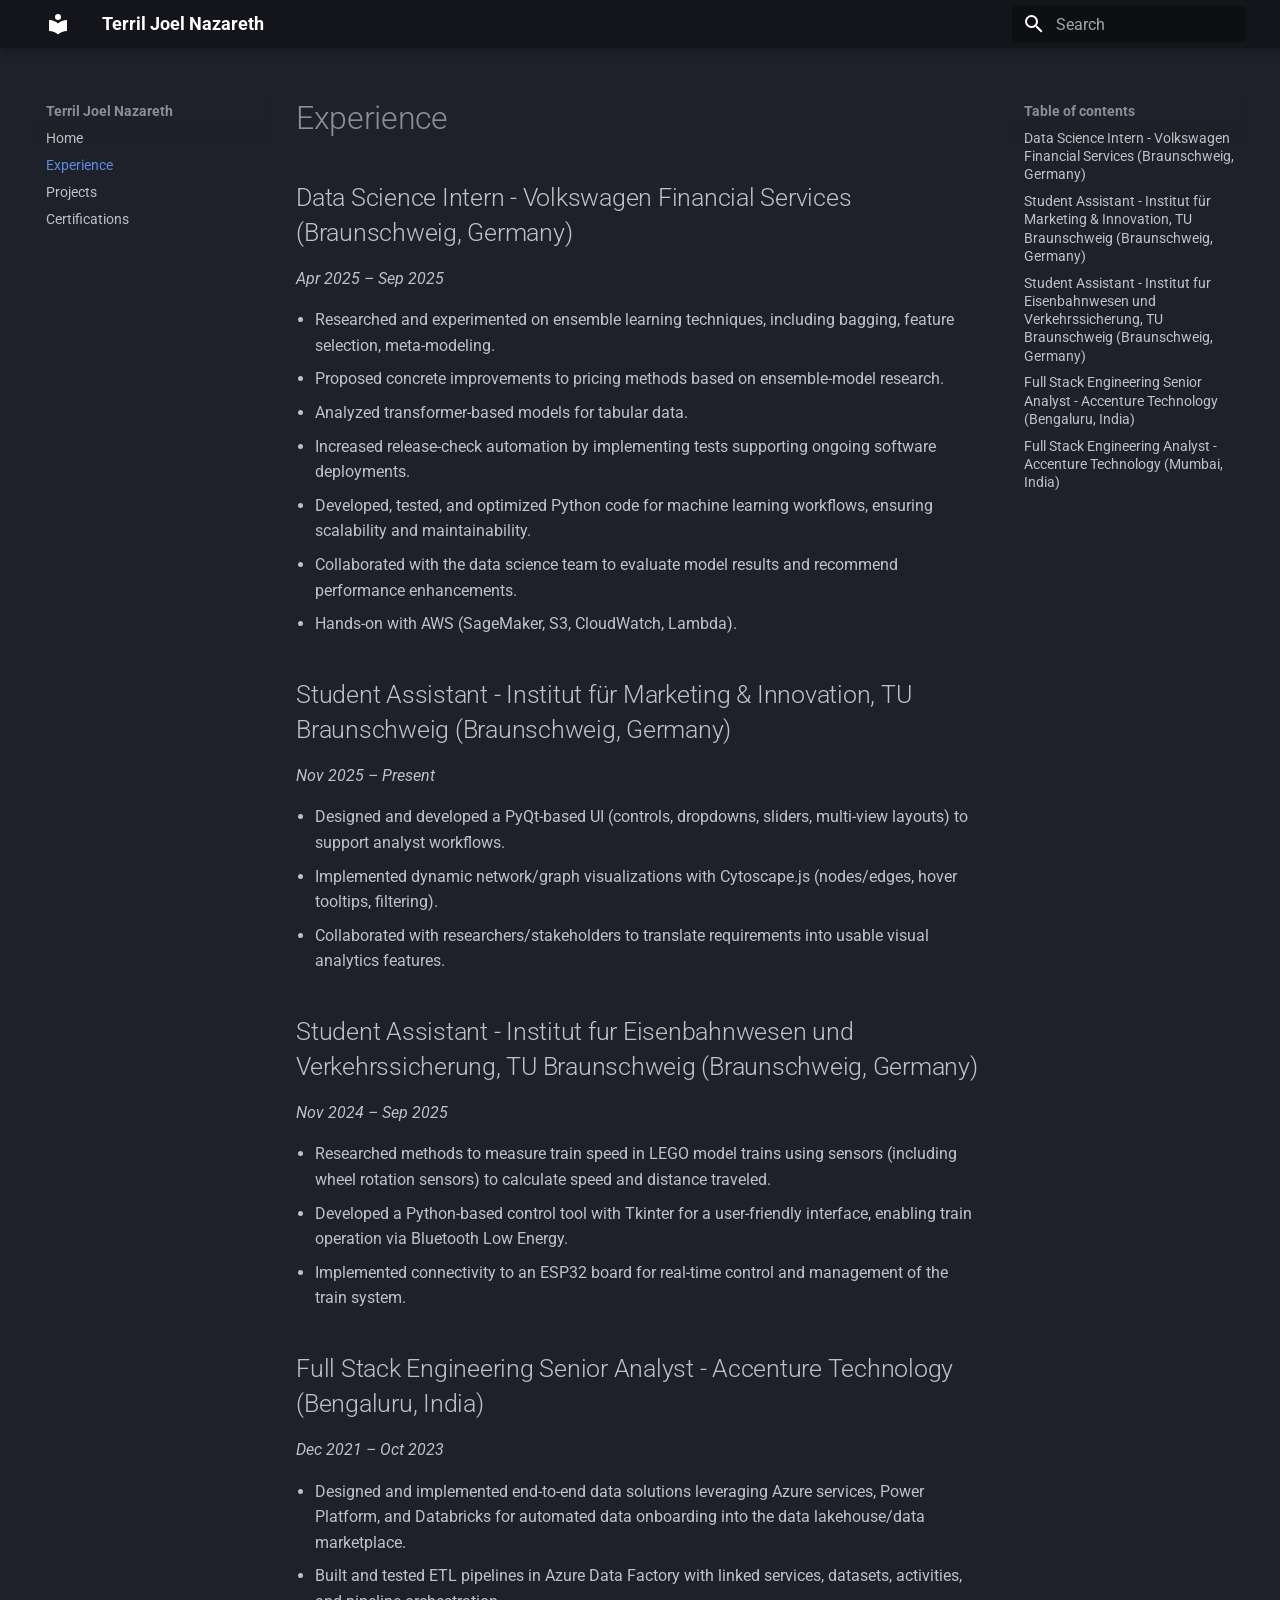
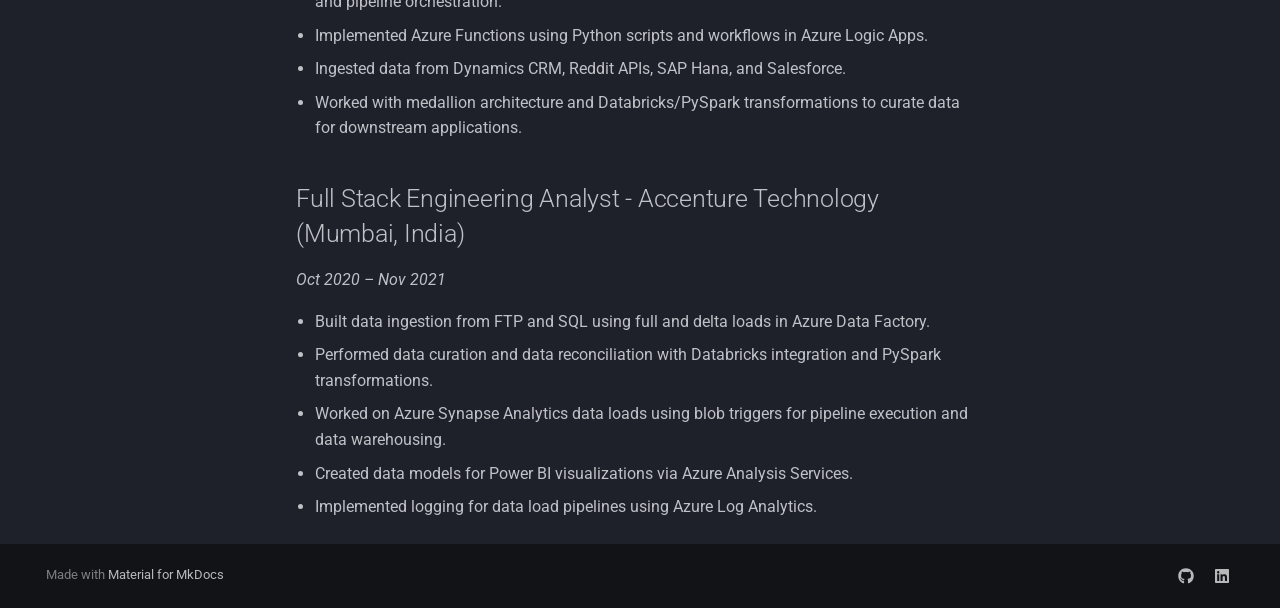
<file: experience/index.html>
<!doctype html>
<html lang="en" class="no-js">
  <head>
    
      <meta charset="utf-8">
      <meta name="viewport" content="width=device-width,initial-scale=1">
      
        <meta name="description" content="Data Science / Data Engineering portfolio">
      
      
        <meta name="author" content="Terril Joel Nazareth">
      
      
      
        <link rel="prev" href="..">
      
      
        <link rel="next" href="../projects/">
      
      
        
      
      
      <link rel="icon" href="../assets/images/favicon.png">
      <meta name="generator" content="mkdocs-1.6.1, mkdocs-material-9.7.1">
    
    
      
        <title>Experience - Terril Joel Nazareth</title>
      
    
    
      <link rel="stylesheet" href="../assets/stylesheets/main.484c7ddc.min.css">
      
        
        <link rel="stylesheet" href="../assets/stylesheets/palette.ab4e12ef.min.css">
      
      


    
    
      
    
    
      
        
        
        <link rel="preconnect" href="https://fonts.gstatic.com" crossorigin>
        <link rel="stylesheet" href="https://fonts.googleapis.com/css?family=Roboto:300,300i,400,400i,700,700i%7CRoboto+Mono:400,400i,700,700i&display=fallback">
        <style>:root{--md-text-font:"Roboto";--md-code-font:"Roboto Mono"}</style>
      
    
    
      <link rel="stylesheet" href="../stylesheets/extra.css">
    
    <script>__md_scope=new URL("..",location),__md_hash=e=>[...e].reduce(((e,_)=>(e<<5)-e+_.charCodeAt(0)),0),__md_get=(e,_=localStorage,t=__md_scope)=>JSON.parse(_.getItem(t.pathname+"."+e)),__md_set=(e,_,t=localStorage,a=__md_scope)=>{try{t.setItem(a.pathname+"."+e,JSON.stringify(_))}catch(e){}}</script>
    
      

    
    
  </head>
  
  
    
    
      
    
    
    
    
    <body dir="ltr" data-md-color-scheme="slate" data-md-color-primary="black" data-md-color-accent="teal">
  
    
    <input class="md-toggle" data-md-toggle="drawer" type="checkbox" id="__drawer" autocomplete="off">
    <input class="md-toggle" data-md-toggle="search" type="checkbox" id="__search" autocomplete="off">
    <label class="md-overlay" for="__drawer"></label>
    <div data-md-component="skip">
      
        
        <a href="#experience" class="md-skip">
          Skip to content
        </a>
      
    </div>
    <div data-md-component="announce">
      
    </div>
    
    
      

  

<header class="md-header md-header--shadow" data-md-component="header">
  <nav class="md-header__inner md-grid" aria-label="Header">
    <a href=".." title="Terril Joel Nazareth" class="md-header__button md-logo" aria-label="Terril Joel Nazareth" data-md-component="logo">
      
  
  <svg xmlns="http://www.w3.org/2000/svg" viewBox="0 0 24 24"><path d="M12 8a3 3 0 0 0 3-3 3 3 0 0 0-3-3 3 3 0 0 0-3 3 3 3 0 0 0 3 3m0 3.54C9.64 9.35 6.5 8 3 8v11c3.5 0 6.64 1.35 9 3.54 2.36-2.19 5.5-3.54 9-3.54V8c-3.5 0-6.64 1.35-9 3.54"/></svg>

    </a>
    <label class="md-header__button md-icon" for="__drawer">
      
      <svg xmlns="http://www.w3.org/2000/svg" viewBox="0 0 24 24"><path d="M3 6h18v2H3zm0 5h18v2H3zm0 5h18v2H3z"/></svg>
    </label>
    <div class="md-header__title" data-md-component="header-title">
      <div class="md-header__ellipsis">
        <div class="md-header__topic">
          <span class="md-ellipsis">
            Terril Joel Nazareth
          </span>
        </div>
        <div class="md-header__topic" data-md-component="header-topic">
          <span class="md-ellipsis">
            
              Experience
            
          </span>
        </div>
      </div>
    </div>
    
      
        <form class="md-header__option" data-md-component="palette">
  
    
    
    
    <input class="md-option" data-md-color-media="" data-md-color-scheme="slate" data-md-color-primary="black" data-md-color-accent="teal"  aria-hidden="true"  type="radio" name="__palette" id="__palette_0">
    
  
</form>
      
    
    
      <script>var palette=__md_get("__palette");if(palette&&palette.color){if("(prefers-color-scheme)"===palette.color.media){var media=matchMedia("(prefers-color-scheme: light)"),input=document.querySelector(media.matches?"[data-md-color-media='(prefers-color-scheme: light)']":"[data-md-color-media='(prefers-color-scheme: dark)']");palette.color.media=input.getAttribute("data-md-color-media"),palette.color.scheme=input.getAttribute("data-md-color-scheme"),palette.color.primary=input.getAttribute("data-md-color-primary"),palette.color.accent=input.getAttribute("data-md-color-accent")}for(var[key,value]of Object.entries(palette.color))document.body.setAttribute("data-md-color-"+key,value)}</script>
    
    
    
      
      
        <label class="md-header__button md-icon" for="__search">
          
          <svg xmlns="http://www.w3.org/2000/svg" viewBox="0 0 24 24"><path d="M9.5 3A6.5 6.5 0 0 1 16 9.5c0 1.61-.59 3.09-1.56 4.23l.27.27h.79l5 5-1.5 1.5-5-5v-.79l-.27-.27A6.52 6.52 0 0 1 9.5 16 6.5 6.5 0 0 1 3 9.5 6.5 6.5 0 0 1 9.5 3m0 2C7 5 5 7 5 9.5S7 14 9.5 14 14 12 14 9.5 12 5 9.5 5"/></svg>
        </label>
        <div class="md-search" data-md-component="search" role="dialog">
  <label class="md-search__overlay" for="__search"></label>
  <div class="md-search__inner" role="search">
    <form class="md-search__form" name="search">
      <input type="text" class="md-search__input" name="query" aria-label="Search" placeholder="Search" autocapitalize="off" autocorrect="off" autocomplete="off" spellcheck="false" data-md-component="search-query" required>
      <label class="md-search__icon md-icon" for="__search">
        
        <svg xmlns="http://www.w3.org/2000/svg" viewBox="0 0 24 24"><path d="M9.5 3A6.5 6.5 0 0 1 16 9.5c0 1.61-.59 3.09-1.56 4.23l.27.27h.79l5 5-1.5 1.5-5-5v-.79l-.27-.27A6.52 6.52 0 0 1 9.5 16 6.5 6.5 0 0 1 3 9.5 6.5 6.5 0 0 1 9.5 3m0 2C7 5 5 7 5 9.5S7 14 9.5 14 14 12 14 9.5 12 5 9.5 5"/></svg>
        
        <svg xmlns="http://www.w3.org/2000/svg" viewBox="0 0 24 24"><path d="M20 11v2H8l5.5 5.5-1.42 1.42L4.16 12l7.92-7.92L13.5 5.5 8 11z"/></svg>
      </label>
      <nav class="md-search__options" aria-label="Search">
        
        <button type="reset" class="md-search__icon md-icon" title="Clear" aria-label="Clear" tabindex="-1">
          
          <svg xmlns="http://www.w3.org/2000/svg" viewBox="0 0 24 24"><path d="M19 6.41 17.59 5 12 10.59 6.41 5 5 6.41 10.59 12 5 17.59 6.41 19 12 13.41 17.59 19 19 17.59 13.41 12z"/></svg>
        </button>
      </nav>
      
    </form>
    <div class="md-search__output">
      <div class="md-search__scrollwrap" tabindex="0" data-md-scrollfix>
        <div class="md-search-result" data-md-component="search-result">
          <div class="md-search-result__meta">
            Initializing search
          </div>
          <ol class="md-search-result__list" role="presentation"></ol>
        </div>
      </div>
    </div>
  </div>
</div>
      
    
    
  </nav>
  
</header>
    
    <div class="md-container" data-md-component="container">
      
      
        
          
        
      
      <main class="md-main" data-md-component="main">
        <div class="md-main__inner md-grid">
          
            
              
              <div class="md-sidebar md-sidebar--primary" data-md-component="sidebar" data-md-type="navigation" >
                <div class="md-sidebar__scrollwrap">
                  <div class="md-sidebar__inner">
                    



<nav class="md-nav md-nav--primary" aria-label="Navigation" data-md-level="0">
  <label class="md-nav__title" for="__drawer">
    <a href=".." title="Terril Joel Nazareth" class="md-nav__button md-logo" aria-label="Terril Joel Nazareth" data-md-component="logo">
      
  
  <svg xmlns="http://www.w3.org/2000/svg" viewBox="0 0 24 24"><path d="M12 8a3 3 0 0 0 3-3 3 3 0 0 0-3-3 3 3 0 0 0-3 3 3 3 0 0 0 3 3m0 3.54C9.64 9.35 6.5 8 3 8v11c3.5 0 6.64 1.35 9 3.54 2.36-2.19 5.5-3.54 9-3.54V8c-3.5 0-6.64 1.35-9 3.54"/></svg>

    </a>
    Terril Joel Nazareth
  </label>
  
  <ul class="md-nav__list" data-md-scrollfix>
    
      
      
  
  
  
  
    <li class="md-nav__item">
      <a href=".." class="md-nav__link">
        
  
  
  <span class="md-ellipsis">
    
  
    Home
  

    
  </span>
  
  

      </a>
    </li>
  

    
      
      
  
  
    
  
  
  
    <li class="md-nav__item md-nav__item--active">
      
      <input class="md-nav__toggle md-toggle" type="checkbox" id="__toc">
      
      
        
      
      
        <label class="md-nav__link md-nav__link--active" for="__toc">
          
  
  
  <span class="md-ellipsis">
    
  
    Experience
  

    
  </span>
  
  

          <span class="md-nav__icon md-icon"></span>
        </label>
      
      <a href="./" class="md-nav__link md-nav__link--active">
        
  
  
  <span class="md-ellipsis">
    
  
    Experience
  

    
  </span>
  
  

      </a>
      
        

<nav class="md-nav md-nav--secondary" aria-label="Table of contents">
  
  
  
    
  
  
    <label class="md-nav__title" for="__toc">
      <span class="md-nav__icon md-icon"></span>
      Table of contents
    </label>
    <ul class="md-nav__list" data-md-component="toc" data-md-scrollfix>
      
        <li class="md-nav__item">
  <a href="#data-science-intern-volkswagen-financial-services-braunschweig-germany" class="md-nav__link">
    <span class="md-ellipsis">
      
        Data Science Intern - Volkswagen Financial Services (Braunschweig, Germany)
      
    </span>
  </a>
  
</li>
      
        <li class="md-nav__item">
  <a href="#student-assistant-institut-fur-marketing-innovation-tu-braunschweig-braunschweig-germany" class="md-nav__link">
    <span class="md-ellipsis">
      
        Student Assistant - Institut für Marketing &amp; Innovation, TU Braunschweig (Braunschweig, Germany)
      
    </span>
  </a>
  
</li>
      
        <li class="md-nav__item">
  <a href="#student-assistant-institut-fur-eisenbahnwesen-und-verkehrssicherung-tu-braunschweig-braunschweig-germany" class="md-nav__link">
    <span class="md-ellipsis">
      
        Student Assistant - Institut fur Eisenbahnwesen und Verkehrssicherung, TU Braunschweig (Braunschweig, Germany)
      
    </span>
  </a>
  
</li>
      
        <li class="md-nav__item">
  <a href="#full-stack-engineering-senior-analyst-accenture-technology-bengaluru-india" class="md-nav__link">
    <span class="md-ellipsis">
      
        Full Stack Engineering Senior Analyst - Accenture Technology (Bengaluru, India)
      
    </span>
  </a>
  
</li>
      
        <li class="md-nav__item">
  <a href="#full-stack-engineering-analyst-accenture-technology-mumbai-india" class="md-nav__link">
    <span class="md-ellipsis">
      
        Full Stack Engineering Analyst - Accenture Technology (Mumbai, India)
      
    </span>
  </a>
  
</li>
      
    </ul>
  
</nav>
      
    </li>
  

    
      
      
  
  
  
  
    <li class="md-nav__item">
      <a href="../projects/" class="md-nav__link">
        
  
  
  <span class="md-ellipsis">
    
  
    Projects
  

    
  </span>
  
  

      </a>
    </li>
  

    
      
      
  
  
  
  
    <li class="md-nav__item">
      <a href="../certifications/" class="md-nav__link">
        
  
  
  <span class="md-ellipsis">
    
  
    Certifications
  

    
  </span>
  
  

      </a>
    </li>
  

    
  </ul>
</nav>
                  </div>
                </div>
              </div>
            
            
              
              <div class="md-sidebar md-sidebar--secondary" data-md-component="sidebar" data-md-type="toc" >
                <div class="md-sidebar__scrollwrap">
                  <div class="md-sidebar__inner">
                    

<nav class="md-nav md-nav--secondary" aria-label="Table of contents">
  
  
  
    
  
  
    <label class="md-nav__title" for="__toc">
      <span class="md-nav__icon md-icon"></span>
      Table of contents
    </label>
    <ul class="md-nav__list" data-md-component="toc" data-md-scrollfix>
      
        <li class="md-nav__item">
  <a href="#data-science-intern-volkswagen-financial-services-braunschweig-germany" class="md-nav__link">
    <span class="md-ellipsis">
      
        Data Science Intern - Volkswagen Financial Services (Braunschweig, Germany)
      
    </span>
  </a>
  
</li>
      
        <li class="md-nav__item">
  <a href="#student-assistant-institut-fur-marketing-innovation-tu-braunschweig-braunschweig-germany" class="md-nav__link">
    <span class="md-ellipsis">
      
        Student Assistant - Institut für Marketing &amp; Innovation, TU Braunschweig (Braunschweig, Germany)
      
    </span>
  </a>
  
</li>
      
        <li class="md-nav__item">
  <a href="#student-assistant-institut-fur-eisenbahnwesen-und-verkehrssicherung-tu-braunschweig-braunschweig-germany" class="md-nav__link">
    <span class="md-ellipsis">
      
        Student Assistant - Institut fur Eisenbahnwesen und Verkehrssicherung, TU Braunschweig (Braunschweig, Germany)
      
    </span>
  </a>
  
</li>
      
        <li class="md-nav__item">
  <a href="#full-stack-engineering-senior-analyst-accenture-technology-bengaluru-india" class="md-nav__link">
    <span class="md-ellipsis">
      
        Full Stack Engineering Senior Analyst - Accenture Technology (Bengaluru, India)
      
    </span>
  </a>
  
</li>
      
        <li class="md-nav__item">
  <a href="#full-stack-engineering-analyst-accenture-technology-mumbai-india" class="md-nav__link">
    <span class="md-ellipsis">
      
        Full Stack Engineering Analyst - Accenture Technology (Mumbai, India)
      
    </span>
  </a>
  
</li>
      
    </ul>
  
</nav>
                  </div>
                </div>
              </div>
            
          
          
            <div class="md-content" data-md-component="content">
              
              <article class="md-content__inner md-typeset">
                
                  



<h1 id="experience">Experience</h1>
<h2 id="data-science-intern-volkswagen-financial-services-braunschweig-germany">Data Science Intern - Volkswagen Financial Services (Braunschweig, Germany)</h2>
<p><em>Apr 2025 – Sep 2025</em></p>
<ul>
<li>Researched and experimented on ensemble learning techniques, including bagging, feature selection, meta-modeling. </li>
<li>Proposed concrete improvements to pricing methods based on ensemble-model research.</li>
<li>Analyzed transformer-based models for tabular data.</li>
<li>Increased release-check automation by implementing tests supporting ongoing software deployments.</li>
<li>Developed, tested, and optimized Python code for machine learning workflows, ensuring scalability and maintainability.</li>
<li>Collaborated with the data science team to evaluate model results and recommend performance enhancements.</li>
<li>Hands-on with AWS (SageMaker, S3, CloudWatch, Lambda).</li>
</ul>
<h2 id="student-assistant-institut-fur-marketing-innovation-tu-braunschweig-braunschweig-germany">Student Assistant - Institut für Marketing &amp; Innovation, TU Braunschweig (Braunschweig, Germany)</h2>
<p><em>Nov 2025 – Present</em></p>
<ul>
<li>Designed and developed a PyQt-based UI (controls, dropdowns, sliders, multi-view layouts) to support analyst workflows.</li>
<li>Implemented dynamic network/graph visualizations with Cytoscape.js (nodes/edges, hover tooltips, filtering).</li>
<li>Collaborated with researchers/stakeholders to translate requirements into usable visual analytics features.</li>
</ul>
<h2 id="student-assistant-institut-fur-eisenbahnwesen-und-verkehrssicherung-tu-braunschweig-braunschweig-germany">Student Assistant - Institut fur Eisenbahnwesen und Verkehrssicherung, TU Braunschweig (Braunschweig, Germany)</h2>
<p><em>Nov 2024 – Sep 2025</em></p>
<ul>
<li>Researched methods to measure train speed in LEGO model trains using sensors (including wheel rotation sensors) to calculate speed and distance traveled.</li>
<li>Developed a Python-based control tool with Tkinter for a user-friendly interface, enabling train operation via Bluetooth Low Energy.</li>
<li>Implemented connectivity to an ESP32 board for real-time control and management of the train system.</li>
</ul>
<h2 id="full-stack-engineering-senior-analyst-accenture-technology-bengaluru-india">Full Stack Engineering Senior Analyst - Accenture Technology (Bengaluru, India)</h2>
<p><em>Dec 2021 – Oct 2023</em></p>
<ul>
<li>Designed and implemented end-to-end data solutions leveraging Azure services, Power Platform, and Databricks for automated data onboarding into the data lakehouse/data marketplace.</li>
<li>Built and tested ETL pipelines in Azure Data Factory with linked services, datasets, activities, and pipeline orchestration.</li>
<li>Implemented Azure Functions using Python scripts and workflows in Azure Logic Apps.</li>
<li>Ingested data from Dynamics CRM, Reddit APIs, SAP Hana, and Salesforce.</li>
<li>Worked with medallion architecture and Databricks/PySpark transformations to curate data for downstream applications.</li>
</ul>
<!-- - Reference: [Accenture experience letter (PDF)](assets/accenture_experience_letter.pdf) -->

<h2 id="full-stack-engineering-analyst-accenture-technology-mumbai-india">Full Stack Engineering Analyst - Accenture Technology (Mumbai, India)</h2>
<p><em>Oct 2020 – Nov 2021</em></p>
<ul>
<li>Built data ingestion from FTP and SQL using full and delta loads in Azure Data Factory.</li>
<li>Performed data curation and data reconciliation with Databricks integration and PySpark transformations.</li>
<li>Worked on Azure Synapse Analytics data loads using blob triggers for pipeline execution and data warehousing.</li>
<li>Created data models for Power BI visualizations via Azure Analysis Services.</li>
<li>Implemented logging for data load pipelines using Azure Log Analytics.</li>
</ul>












                
              </article>
            </div>
          
          
<script>var target=document.getElementById(location.hash.slice(1));target&&target.name&&(target.checked=target.name.startsWith("__tabbed_"))</script>
        </div>
        
          <button type="button" class="md-top md-icon" data-md-component="top" hidden>
  
  <svg xmlns="http://www.w3.org/2000/svg" viewBox="0 0 24 24"><path d="M13 20h-2V8l-5.5 5.5-1.42-1.42L12 4.16l7.92 7.92-1.42 1.42L13 8z"/></svg>
  Back to top
</button>
        
      </main>
      
        <footer class="md-footer">
  
  <div class="md-footer-meta md-typeset">
    <div class="md-footer-meta__inner md-grid">
      <div class="md-copyright">
  
  
    Made with
    <a href="https://squidfunk.github.io/mkdocs-material/" target="_blank" rel="noopener">
      Material for MkDocs
    </a>
  
</div>
      
        
<div class="md-social">
  
    
    
    
    
      
      
    
    <a href="https://github.com/terriljoel" target="_blank" rel="noopener" title="github.com" class="md-social__link">
      <svg xmlns="http://www.w3.org/2000/svg" viewBox="0 0 512 512"><!--! Font Awesome Free 7.1.0 by @fontawesome - https://fontawesome.com License - https://fontawesome.com/license/free (Icons: CC BY 4.0, Fonts: SIL OFL 1.1, Code: MIT License) Copyright 2025 Fonticons, Inc.--><path d="M173.9 397.4c0 2-2.3 3.6-5.2 3.6-3.3.3-5.6-1.3-5.6-3.6 0-2 2.3-3.6 5.2-3.6 3-.3 5.6 1.3 5.6 3.6m-31.1-4.5c-.7 2 1.3 4.3 4.3 4.9 2.6 1 5.6 0 6.2-2s-1.3-4.3-4.3-5.2c-2.6-.7-5.5.3-6.2 2.3m44.2-1.7c-2.9.7-4.9 2.6-4.6 4.9.3 2 2.9 3.3 5.9 2.6 2.9-.7 4.9-2.6 4.6-4.6-.3-1.9-3-3.2-5.9-2.9M252.8 8C114.1 8 8 113.3 8 252c0 110.9 69.8 205.8 169.5 239.2 12.8 2.3 17.3-5.6 17.3-12.1 0-6.2-.3-40.4-.3-61.4 0 0-70 15-84.7-29.8 0 0-11.4-29.1-27.8-36.6 0 0-22.9-15.7 1.6-15.4 0 0 24.9 2 38.6 25.8 21.9 38.6 58.6 27.5 72.9 20.9 2.3-16 8.8-27.1 16-33.7-55.9-6.2-112.3-14.3-112.3-110.5 0-27.5 7.6-41.3 23.6-58.9-2.6-6.5-11.1-33.3 2.6-67.9 20.9-6.5 69 27 69 27 20-5.6 41.5-8.5 62.8-8.5s42.8 2.9 62.8 8.5c0 0 48.1-33.6 69-27 13.7 34.7 5.2 61.4 2.6 67.9 16 17.7 25.8 31.5 25.8 58.9 0 96.5-58.9 104.2-114.8 110.5 9.2 7.9 17 22.9 17 46.4 0 33.7-.3 75.4-.3 83.6 0 6.5 4.6 14.4 17.3 12.1C436.2 457.8 504 362.9 504 252 504 113.3 391.5 8 252.8 8M105.2 352.9c-1.3 1-1 3.3.7 5.2 1.6 1.6 3.9 2.3 5.2 1 1.3-1 1-3.3-.7-5.2-1.6-1.6-3.9-2.3-5.2-1m-10.8-8.1c-.7 1.3.3 2.9 2.3 3.9 1.6 1 3.6.7 4.3-.7.7-1.3-.3-2.9-2.3-3.9-2-.6-3.6-.3-4.3.7m32.4 35.6c-1.6 1.3-1 4.3 1.3 6.2 2.3 2.3 5.2 2.6 6.5 1 1.3-1.3.7-4.3-1.3-6.2-2.2-2.3-5.2-2.6-6.5-1m-11.4-14.7c-1.6 1-1.6 3.6 0 5.9s4.3 3.3 5.6 2.3c1.6-1.3 1.6-3.9 0-6.2-1.4-2.3-4-3.3-5.6-2"/></svg>
    </a>
  
    
    
    
    
      
      
    
    <a href="https://www.linkedin.com/in/terril-joel-nazareth-298516191" target="_blank" rel="noopener" title="www.linkedin.com" class="md-social__link">
      <svg xmlns="http://www.w3.org/2000/svg" viewBox="0 0 448 512"><!--! Font Awesome Free 7.1.0 by @fontawesome - https://fontawesome.com License - https://fontawesome.com/license/free (Icons: CC BY 4.0, Fonts: SIL OFL 1.1, Code: MIT License) Copyright 2025 Fonticons, Inc.--><path d="M416 32H31.9C14.3 32 0 46.5 0 64.3v383.4C0 465.5 14.3 480 31.9 480H416c17.6 0 32-14.5 32-32.3V64.3c0-17.8-14.4-32.3-32-32.3M135.4 416H69V202.2h66.5V416zM102.2 96a38.5 38.5 0 1 1 0 77 38.5 38.5 0 1 1 0-77m282.1 320h-66.4V312c0-24.8-.5-56.7-34.5-56.7-34.6 0-39.9 27-39.9 54.9V416h-66.4V202.2h63.7v29.2h.9c8.9-16.8 30.6-34.5 62.9-34.5 67.2 0 79.7 44.3 79.7 101.9z"/></svg>
    </a>
  
</div>
      
    </div>
  </div>
</footer>
      
    </div>
    <div class="md-dialog" data-md-component="dialog">
      <div class="md-dialog__inner md-typeset"></div>
    </div>
    
    
    
      
      
      <script id="__config" type="application/json">{"annotate": null, "base": "..", "features": ["navigation.top", "navigation.instant", "navigation.tracking", "content.code.copy"], "search": "../assets/javascripts/workers/search.2c215733.min.js", "tags": null, "translations": {"clipboard.copied": "Copied to clipboard", "clipboard.copy": "Copy to clipboard", "search.result.more.one": "1 more on this page", "search.result.more.other": "# more on this page", "search.result.none": "No matching documents", "search.result.one": "1 matching document", "search.result.other": "# matching documents", "search.result.placeholder": "Type to start searching", "search.result.term.missing": "Missing", "select.version": "Select version"}, "version": null}</script>
    
    
      <script src="../assets/javascripts/bundle.79ae519e.min.js"></script>
      
    
  </body>
</html>
</file>
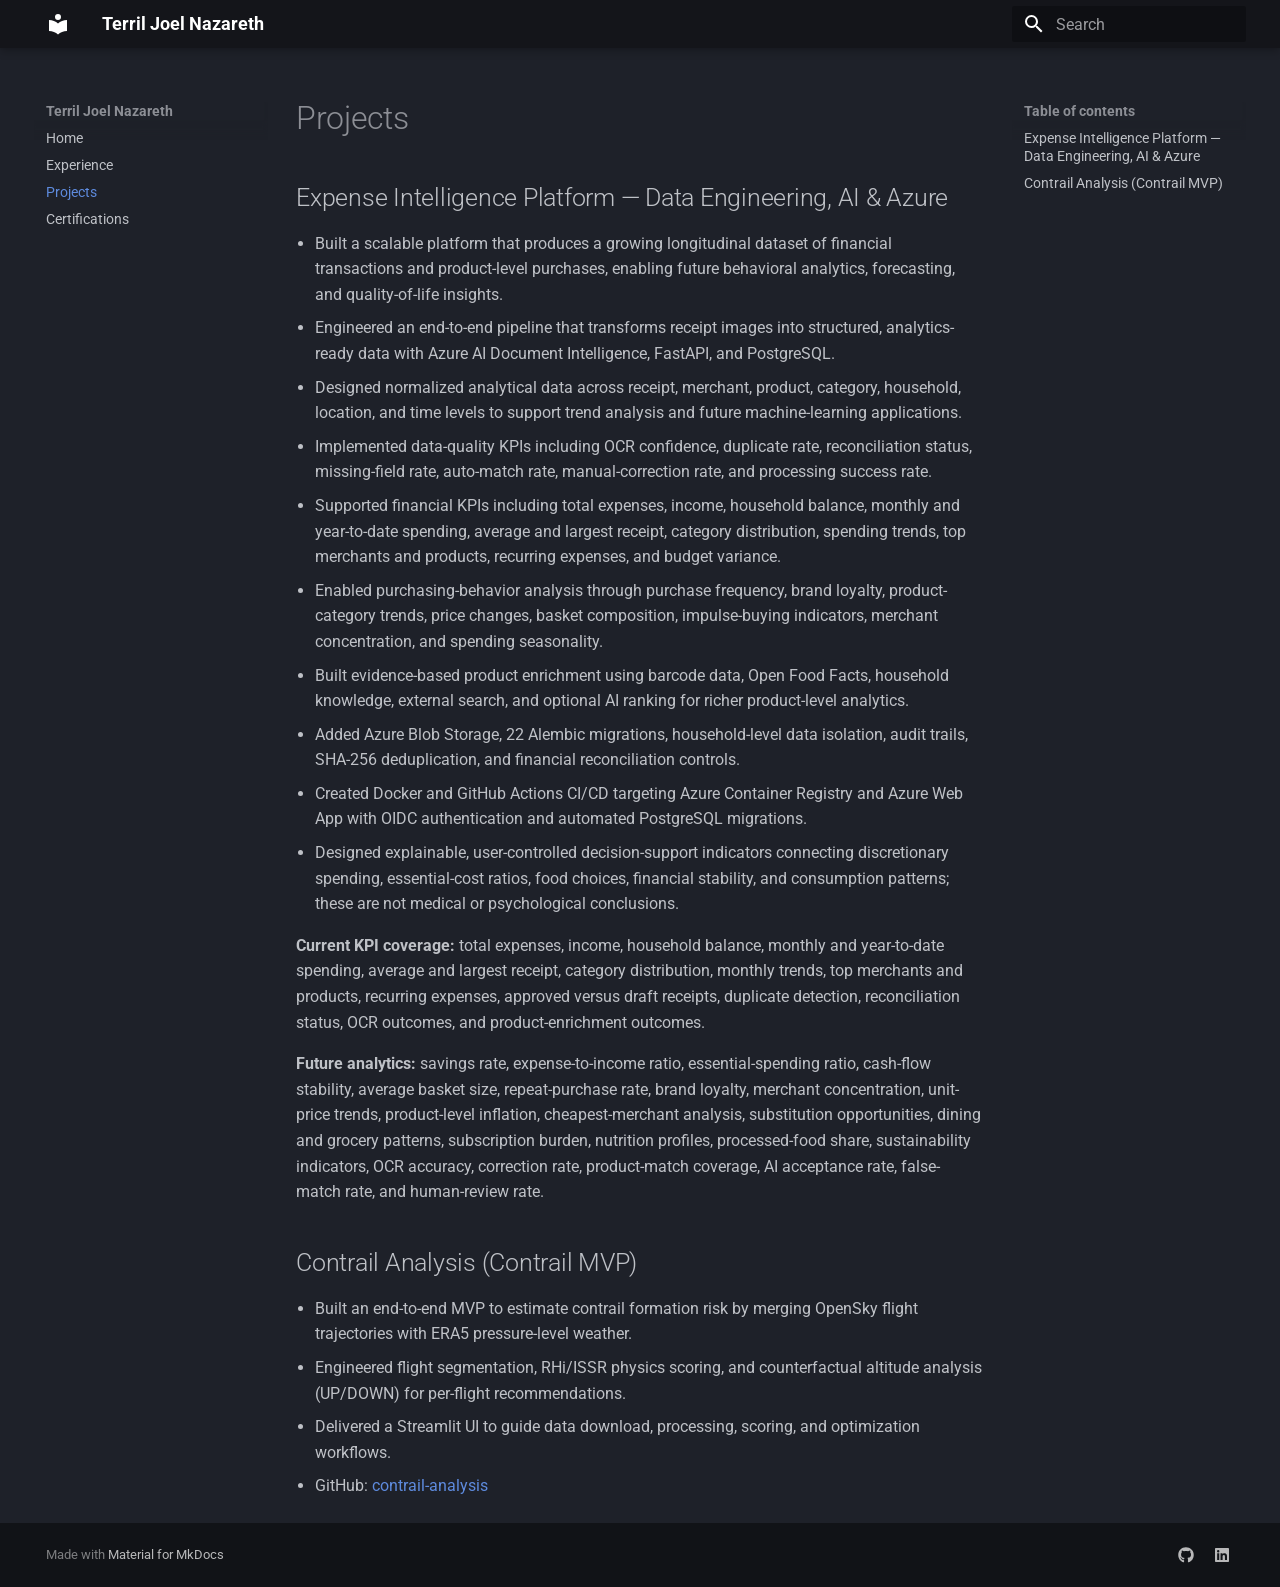
<file: projects/index.html>
<!doctype html>
<html lang="en" class="no-js">
  <head>
    
      <meta charset="utf-8">
      <meta name="viewport" content="width=device-width,initial-scale=1">
      
        <meta name="description" content="Data Science / Data Engineering portfolio">
      
      
        <meta name="author" content="Terril Joel Nazareth">
      
      
      
        <link rel="prev" href="../experience/">
      
      
        <link rel="next" href="../certifications/">
      
      
        
      
      
      <link rel="icon" href="../assets/images/favicon.png">
      <meta name="generator" content="mkdocs-1.6.1, mkdocs-material-9.7.1">
    
    
      
        <title>Projects - Terril Joel Nazareth</title>
      
    
    
      <link rel="stylesheet" href="../assets/stylesheets/main.484c7ddc.min.css">
      
        
        <link rel="stylesheet" href="../assets/stylesheets/palette.ab4e12ef.min.css">
      
      


    
    
      
    
    
      
        
        
        <link rel="preconnect" href="https://fonts.gstatic.com" crossorigin>
        <link rel="stylesheet" href="https://fonts.googleapis.com/css?family=Roboto:300,300i,400,400i,700,700i%7CRoboto+Mono:400,400i,700,700i&display=fallback">
        <style>:root{--md-text-font:"Roboto";--md-code-font:"Roboto Mono"}</style>
      
    
    
      <link rel="stylesheet" href="../stylesheets/extra.css">
    
    <script>__md_scope=new URL("..",location),__md_hash=e=>[...e].reduce(((e,_)=>(e<<5)-e+_.charCodeAt(0)),0),__md_get=(e,_=localStorage,t=__md_scope)=>JSON.parse(_.getItem(t.pathname+"."+e)),__md_set=(e,_,t=localStorage,a=__md_scope)=>{try{t.setItem(a.pathname+"."+e,JSON.stringify(_))}catch(e){}}</script>
    
      

    
    
  </head>
  
  
    
    
      
    
    
    
    
    <body dir="ltr" data-md-color-scheme="slate" data-md-color-primary="black" data-md-color-accent="teal">
  
    
    <input class="md-toggle" data-md-toggle="drawer" type="checkbox" id="__drawer" autocomplete="off">
    <input class="md-toggle" data-md-toggle="search" type="checkbox" id="__search" autocomplete="off">
    <label class="md-overlay" for="__drawer"></label>
    <div data-md-component="skip">
      
        
        <a href="#projects" class="md-skip">
          Skip to content
        </a>
      
    </div>
    <div data-md-component="announce">
      
    </div>
    
    
      

  

<header class="md-header md-header--shadow" data-md-component="header">
  <nav class="md-header__inner md-grid" aria-label="Header">
    <a href=".." title="Terril Joel Nazareth" class="md-header__button md-logo" aria-label="Terril Joel Nazareth" data-md-component="logo">
      
  
  <svg xmlns="http://www.w3.org/2000/svg" viewBox="0 0 24 24"><path d="M12 8a3 3 0 0 0 3-3 3 3 0 0 0-3-3 3 3 0 0 0-3 3 3 3 0 0 0 3 3m0 3.54C9.64 9.35 6.5 8 3 8v11c3.5 0 6.64 1.35 9 3.54 2.36-2.19 5.5-3.54 9-3.54V8c-3.5 0-6.64 1.35-9 3.54"/></svg>

    </a>
    <label class="md-header__button md-icon" for="__drawer">
      
      <svg xmlns="http://www.w3.org/2000/svg" viewBox="0 0 24 24"><path d="M3 6h18v2H3zm0 5h18v2H3zm0 5h18v2H3z"/></svg>
    </label>
    <div class="md-header__title" data-md-component="header-title">
      <div class="md-header__ellipsis">
        <div class="md-header__topic">
          <span class="md-ellipsis">
            Terril Joel Nazareth
          </span>
        </div>
        <div class="md-header__topic" data-md-component="header-topic">
          <span class="md-ellipsis">
            
              Projects
            
          </span>
        </div>
      </div>
    </div>
    
      
        <form class="md-header__option" data-md-component="palette">
  
    
    
    
    <input class="md-option" data-md-color-media="" data-md-color-scheme="slate" data-md-color-primary="black" data-md-color-accent="teal"  aria-hidden="true"  type="radio" name="__palette" id="__palette_0">
    
  
</form>
      
    
    
      <script>var palette=__md_get("__palette");if(palette&&palette.color){if("(prefers-color-scheme)"===palette.color.media){var media=matchMedia("(prefers-color-scheme: light)"),input=document.querySelector(media.matches?"[data-md-color-media='(prefers-color-scheme: light)']":"[data-md-color-media='(prefers-color-scheme: dark)']");palette.color.media=input.getAttribute("data-md-color-media"),palette.color.scheme=input.getAttribute("data-md-color-scheme"),palette.color.primary=input.getAttribute("data-md-color-primary"),palette.color.accent=input.getAttribute("data-md-color-accent")}for(var[key,value]of Object.entries(palette.color))document.body.setAttribute("data-md-color-"+key,value)}</script>
    
    
    
      
      
        <label class="md-header__button md-icon" for="__search">
          
          <svg xmlns="http://www.w3.org/2000/svg" viewBox="0 0 24 24"><path d="M9.5 3A6.5 6.5 0 0 1 16 9.5c0 1.61-.59 3.09-1.56 4.23l.27.27h.79l5 5-1.5 1.5-5-5v-.79l-.27-.27A6.52 6.52 0 0 1 9.5 16 6.5 6.5 0 0 1 3 9.5 6.5 6.5 0 0 1 9.5 3m0 2C7 5 5 7 5 9.5S7 14 9.5 14 14 12 14 9.5 12 5 9.5 5"/></svg>
        </label>
        <div class="md-search" data-md-component="search" role="dialog">
  <label class="md-search__overlay" for="__search"></label>
  <div class="md-search__inner" role="search">
    <form class="md-search__form" name="search">
      <input type="text" class="md-search__input" name="query" aria-label="Search" placeholder="Search" autocapitalize="off" autocorrect="off" autocomplete="off" spellcheck="false" data-md-component="search-query" required>
      <label class="md-search__icon md-icon" for="__search">
        
        <svg xmlns="http://www.w3.org/2000/svg" viewBox="0 0 24 24"><path d="M9.5 3A6.5 6.5 0 0 1 16 9.5c0 1.61-.59 3.09-1.56 4.23l.27.27h.79l5 5-1.5 1.5-5-5v-.79l-.27-.27A6.52 6.52 0 0 1 9.5 16 6.5 6.5 0 0 1 3 9.5 6.5 6.5 0 0 1 9.5 3m0 2C7 5 5 7 5 9.5S7 14 9.5 14 14 12 14 9.5 12 5 9.5 5"/></svg>
        
        <svg xmlns="http://www.w3.org/2000/svg" viewBox="0 0 24 24"><path d="M20 11v2H8l5.5 5.5-1.42 1.42L4.16 12l7.92-7.92L13.5 5.5 8 11z"/></svg>
      </label>
      <nav class="md-search__options" aria-label="Search">
        
        <button type="reset" class="md-search__icon md-icon" title="Clear" aria-label="Clear" tabindex="-1">
          
          <svg xmlns="http://www.w3.org/2000/svg" viewBox="0 0 24 24"><path d="M19 6.41 17.59 5 12 10.59 6.41 5 5 6.41 10.59 12 5 17.59 6.41 19 12 13.41 17.59 19 19 17.59 13.41 12z"/></svg>
        </button>
      </nav>
      
    </form>
    <div class="md-search__output">
      <div class="md-search__scrollwrap" tabindex="0" data-md-scrollfix>
        <div class="md-search-result" data-md-component="search-result">
          <div class="md-search-result__meta">
            Initializing search
          </div>
          <ol class="md-search-result__list" role="presentation"></ol>
        </div>
      </div>
    </div>
  </div>
</div>
      
    
    
  </nav>
  
</header>
    
    <div class="md-container" data-md-component="container">
      
      
        
          
        
      
      <main class="md-main" data-md-component="main">
        <div class="md-main__inner md-grid">
          
            
              
              <div class="md-sidebar md-sidebar--primary" data-md-component="sidebar" data-md-type="navigation" >
                <div class="md-sidebar__scrollwrap">
                  <div class="md-sidebar__inner">
                    



<nav class="md-nav md-nav--primary" aria-label="Navigation" data-md-level="0">
  <label class="md-nav__title" for="__drawer">
    <a href=".." title="Terril Joel Nazareth" class="md-nav__button md-logo" aria-label="Terril Joel Nazareth" data-md-component="logo">
      
  
  <svg xmlns="http://www.w3.org/2000/svg" viewBox="0 0 24 24"><path d="M12 8a3 3 0 0 0 3-3 3 3 0 0 0-3-3 3 3 0 0 0-3 3 3 3 0 0 0 3 3m0 3.54C9.64 9.35 6.5 8 3 8v11c3.5 0 6.64 1.35 9 3.54 2.36-2.19 5.5-3.54 9-3.54V8c-3.5 0-6.64 1.35-9 3.54"/></svg>

    </a>
    Terril Joel Nazareth
  </label>
  
  <ul class="md-nav__list" data-md-scrollfix>
    
      
      
  
  
  
  
    <li class="md-nav__item">
      <a href=".." class="md-nav__link">
        
  
  
  <span class="md-ellipsis">
    
  
    Home
  

    
  </span>
  
  

      </a>
    </li>
  

    
      
      
  
  
  
  
    <li class="md-nav__item">
      <a href="../experience/" class="md-nav__link">
        
  
  
  <span class="md-ellipsis">
    
  
    Experience
  

    
  </span>
  
  

      </a>
    </li>
  

    
      
      
  
  
    
  
  
  
    <li class="md-nav__item md-nav__item--active">
      
      <input class="md-nav__toggle md-toggle" type="checkbox" id="__toc">
      
      
        
      
      
        <label class="md-nav__link md-nav__link--active" for="__toc">
          
  
  
  <span class="md-ellipsis">
    
  
    Projects
  

    
  </span>
  
  

          <span class="md-nav__icon md-icon"></span>
        </label>
      
      <a href="./" class="md-nav__link md-nav__link--active">
        
  
  
  <span class="md-ellipsis">
    
  
    Projects
  

    
  </span>
  
  

      </a>
      
        

<nav class="md-nav md-nav--secondary" aria-label="Table of contents">
  
  
  
    
  
  
    <label class="md-nav__title" for="__toc">
      <span class="md-nav__icon md-icon"></span>
      Table of contents
    </label>
    <ul class="md-nav__list" data-md-component="toc" data-md-scrollfix>
      
        <li class="md-nav__item">
  <a href="#expense-intelligence-platform-data-engineering-ai-azure" class="md-nav__link">
    <span class="md-ellipsis">
      
        Expense Intelligence Platform — Data Engineering, AI &amp; Azure
      
    </span>
  </a>
  
</li>
      
        <li class="md-nav__item">
  <a href="#contrail-analysis-contrail-mvp" class="md-nav__link">
    <span class="md-ellipsis">
      
        Contrail Analysis (Contrail MVP)
      
    </span>
  </a>
  
</li>
      
    </ul>
  
</nav>
      
    </li>
  

    
      
      
  
  
  
  
    <li class="md-nav__item">
      <a href="../certifications/" class="md-nav__link">
        
  
  
  <span class="md-ellipsis">
    
  
    Certifications
  

    
  </span>
  
  

      </a>
    </li>
  

    
  </ul>
</nav>
                  </div>
                </div>
              </div>
            
            
              
              <div class="md-sidebar md-sidebar--secondary" data-md-component="sidebar" data-md-type="toc" >
                <div class="md-sidebar__scrollwrap">
                  <div class="md-sidebar__inner">
                    

<nav class="md-nav md-nav--secondary" aria-label="Table of contents">
  
  
  
    
  
  
    <label class="md-nav__title" for="__toc">
      <span class="md-nav__icon md-icon"></span>
      Table of contents
    </label>
    <ul class="md-nav__list" data-md-component="toc" data-md-scrollfix>
      
        <li class="md-nav__item">
  <a href="#expense-intelligence-platform-data-engineering-ai-azure" class="md-nav__link">
    <span class="md-ellipsis">
      
        Expense Intelligence Platform — Data Engineering, AI &amp; Azure
      
    </span>
  </a>
  
</li>
      
        <li class="md-nav__item">
  <a href="#contrail-analysis-contrail-mvp" class="md-nav__link">
    <span class="md-ellipsis">
      
        Contrail Analysis (Contrail MVP)
      
    </span>
  </a>
  
</li>
      
    </ul>
  
</nav>
                  </div>
                </div>
              </div>
            
          
          
            <div class="md-content" data-md-component="content">
              
              <article class="md-content__inner md-typeset">
                
                  



<h1 id="projects">Projects</h1>
<h2 id="expense-intelligence-platform-data-engineering-ai-azure">Expense Intelligence Platform — Data Engineering, AI &amp; Azure</h2>
<ul>
<li>Built a scalable platform that produces a growing longitudinal dataset of financial transactions and product-level purchases, enabling future behavioral analytics, forecasting, and quality-of-life insights.</li>
<li>Engineered an end-to-end pipeline that transforms receipt images into structured, analytics-ready data with Azure AI Document Intelligence, FastAPI, and PostgreSQL.</li>
<li>Designed normalized analytical data across receipt, merchant, product, category, household, location, and time levels to support trend analysis and future machine-learning applications.</li>
<li>Implemented data-quality KPIs including OCR confidence, duplicate rate, reconciliation status, missing-field rate, auto-match rate, manual-correction rate, and processing success rate.</li>
<li>Supported financial KPIs including total expenses, income, household balance, monthly and year-to-date spending, average and largest receipt, category distribution, spending trends, top merchants and products, recurring expenses, and budget variance.</li>
<li>Enabled purchasing-behavior analysis through purchase frequency, brand loyalty, product-category trends, price changes, basket composition, impulse-buying indicators, merchant concentration, and spending seasonality.</li>
<li>Built evidence-based product enrichment using barcode data, Open Food Facts, household knowledge, external search, and optional AI ranking for richer product-level analytics.</li>
<li>Added Azure Blob Storage, 22 Alembic migrations, household-level data isolation, audit trails, SHA-256 deduplication, and financial reconciliation controls.</li>
<li>Created Docker and GitHub Actions CI/CD targeting Azure Container Registry and Azure Web App with OIDC authentication and automated PostgreSQL migrations.</li>
<li>Designed explainable, user-controlled decision-support indicators connecting discretionary spending, essential-cost ratios, food choices, financial stability, and consumption patterns; these are not medical or psychological conclusions.</li>
</ul>
<p><strong>Current KPI coverage:</strong> total expenses, income, household balance, monthly and year-to-date spending, average and largest receipt, category distribution, monthly trends, top merchants and products, recurring expenses, approved versus draft receipts, duplicate detection, reconciliation status, OCR outcomes, and product-enrichment outcomes.</p>
<p><strong>Future analytics:</strong> savings rate, expense-to-income ratio, essential-spending ratio, cash-flow stability, average basket size, repeat-purchase rate, brand loyalty, merchant concentration, unit-price trends, product-level inflation, cheapest-merchant analysis, substitution opportunities, dining and grocery patterns, subscription burden, nutrition profiles, processed-food share, sustainability indicators, OCR accuracy, correction rate, product-match coverage, AI acceptance rate, false-match rate, and human-review rate.</p>
<h2 id="contrail-analysis-contrail-mvp">Contrail Analysis (Contrail MVP)</h2>
<ul>
<li>Built an end-to-end MVP to estimate contrail formation risk by merging OpenSky flight trajectories with ERA5 pressure-level weather.</li>
<li>Engineered flight segmentation, RHi/ISSR physics scoring, and counterfactual altitude analysis (UP/DOWN) for per-flight recommendations.</li>
<li>Delivered a Streamlit UI to guide data download, processing, scoring, and optimization workflows.</li>
<li>GitHub: <a href="https://github.com/terriljoel/contrail-analysis">contrail-analysis</a></li>
</ul>












                
              </article>
            </div>
          
          
<script>var target=document.getElementById(location.hash.slice(1));target&&target.name&&(target.checked=target.name.startsWith("__tabbed_"))</script>
        </div>
        
          <button type="button" class="md-top md-icon" data-md-component="top" hidden>
  
  <svg xmlns="http://www.w3.org/2000/svg" viewBox="0 0 24 24"><path d="M13 20h-2V8l-5.5 5.5-1.42-1.42L12 4.16l7.92 7.92-1.42 1.42L13 8z"/></svg>
  Back to top
</button>
        
      </main>
      
        <footer class="md-footer">
  
  <div class="md-footer-meta md-typeset">
    <div class="md-footer-meta__inner md-grid">
      <div class="md-copyright">
  
  
    Made with
    <a href="https://squidfunk.github.io/mkdocs-material/" target="_blank" rel="noopener">
      Material for MkDocs
    </a>
  
</div>
      
        
<div class="md-social">
  
    
    
    
    
      
      
    
    <a href="https://github.com/terriljoel" target="_blank" rel="noopener" title="github.com" class="md-social__link">
      <svg xmlns="http://www.w3.org/2000/svg" viewBox="0 0 512 512"><!--! Font Awesome Free 7.1.0 by @fontawesome - https://fontawesome.com License - https://fontawesome.com/license/free (Icons: CC BY 4.0, Fonts: SIL OFL 1.1, Code: MIT License) Copyright 2025 Fonticons, Inc.--><path d="M173.9 397.4c0 2-2.3 3.6-5.2 3.6-3.3.3-5.6-1.3-5.6-3.6 0-2 2.3-3.6 5.2-3.6 3-.3 5.6 1.3 5.6 3.6m-31.1-4.5c-.7 2 1.3 4.3 4.3 4.9 2.6 1 5.6 0 6.2-2s-1.3-4.3-4.3-5.2c-2.6-.7-5.5.3-6.2 2.3m44.2-1.7c-2.9.7-4.9 2.6-4.6 4.9.3 2 2.9 3.3 5.9 2.6 2.9-.7 4.9-2.6 4.6-4.6-.3-1.9-3-3.2-5.9-2.9M252.8 8C114.1 8 8 113.3 8 252c0 110.9 69.8 205.8 169.5 239.2 12.8 2.3 17.3-5.6 17.3-12.1 0-6.2-.3-40.4-.3-61.4 0 0-70 15-84.7-29.8 0 0-11.4-29.1-27.8-36.6 0 0-22.9-15.7 1.6-15.4 0 0 24.9 2 38.6 25.8 21.9 38.6 58.6 27.5 72.9 20.9 2.3-16 8.8-27.1 16-33.7-55.9-6.2-112.3-14.3-112.3-110.5 0-27.5 7.6-41.3 23.6-58.9-2.6-6.5-11.1-33.3 2.6-67.9 20.9-6.5 69 27 69 27 20-5.6 41.5-8.5 62.8-8.5s42.8 2.9 62.8 8.5c0 0 48.1-33.6 69-27 13.7 34.7 5.2 61.4 2.6 67.9 16 17.7 25.8 31.5 25.8 58.9 0 96.5-58.9 104.2-114.8 110.5 9.2 7.9 17 22.9 17 46.4 0 33.7-.3 75.4-.3 83.6 0 6.5 4.6 14.4 17.3 12.1C436.2 457.8 504 362.9 504 252 504 113.3 391.5 8 252.8 8M105.2 352.9c-1.3 1-1 3.3.7 5.2 1.6 1.6 3.9 2.3 5.2 1 1.3-1 1-3.3-.7-5.2-1.6-1.6-3.9-2.3-5.2-1m-10.8-8.1c-.7 1.3.3 2.9 2.3 3.9 1.6 1 3.6.7 4.3-.7.7-1.3-.3-2.9-2.3-3.9-2-.6-3.6-.3-4.3.7m32.4 35.6c-1.6 1.3-1 4.3 1.3 6.2 2.3 2.3 5.2 2.6 6.5 1 1.3-1.3.7-4.3-1.3-6.2-2.2-2.3-5.2-2.6-6.5-1m-11.4-14.7c-1.6 1-1.6 3.6 0 5.9s4.3 3.3 5.6 2.3c1.6-1.3 1.6-3.9 0-6.2-1.4-2.3-4-3.3-5.6-2"/></svg>
    </a>
  
    
    
    
    
      
      
    
    <a href="https://www.linkedin.com/in/terril-joel-nazareth-298516191" target="_blank" rel="noopener" title="www.linkedin.com" class="md-social__link">
      <svg xmlns="http://www.w3.org/2000/svg" viewBox="0 0 448 512"><!--! Font Awesome Free 7.1.0 by @fontawesome - https://fontawesome.com License - https://fontawesome.com/license/free (Icons: CC BY 4.0, Fonts: SIL OFL 1.1, Code: MIT License) Copyright 2025 Fonticons, Inc.--><path d="M416 32H31.9C14.3 32 0 46.5 0 64.3v383.4C0 465.5 14.3 480 31.9 480H416c17.6 0 32-14.5 32-32.3V64.3c0-17.8-14.4-32.3-32-32.3M135.4 416H69V202.2h66.5V416zM102.2 96a38.5 38.5 0 1 1 0 77 38.5 38.5 0 1 1 0-77m282.1 320h-66.4V312c0-24.8-.5-56.7-34.5-56.7-34.6 0-39.9 27-39.9 54.9V416h-66.4V202.2h63.7v29.2h.9c8.9-16.8 30.6-34.5 62.9-34.5 67.2 0 79.7 44.3 79.7 101.9z"/></svg>
    </a>
  
</div>
      
    </div>
  </div>
</footer>
      
    </div>
    <div class="md-dialog" data-md-component="dialog">
      <div class="md-dialog__inner md-typeset"></div>
    </div>
    
    
    
      
      
      <script id="__config" type="application/json">{"annotate": null, "base": "..", "features": ["navigation.top", "navigation.instant", "navigation.tracking", "content.code.copy"], "search": "../assets/javascripts/workers/search.2c215733.min.js", "tags": null, "translations": {"clipboard.copied": "Copied to clipboard", "clipboard.copy": "Copy to clipboard", "search.result.more.one": "1 more on this page", "search.result.more.other": "# more on this page", "search.result.none": "No matching documents", "search.result.one": "1 matching document", "search.result.other": "# matching documents", "search.result.placeholder": "Type to start searching", "search.result.term.missing": "Missing", "select.version": "Select version"}, "version": null}</script>
    
    
      <script src="../assets/javascripts/bundle.79ae519e.min.js"></script>
      
    
  </body>
</html>
</file>
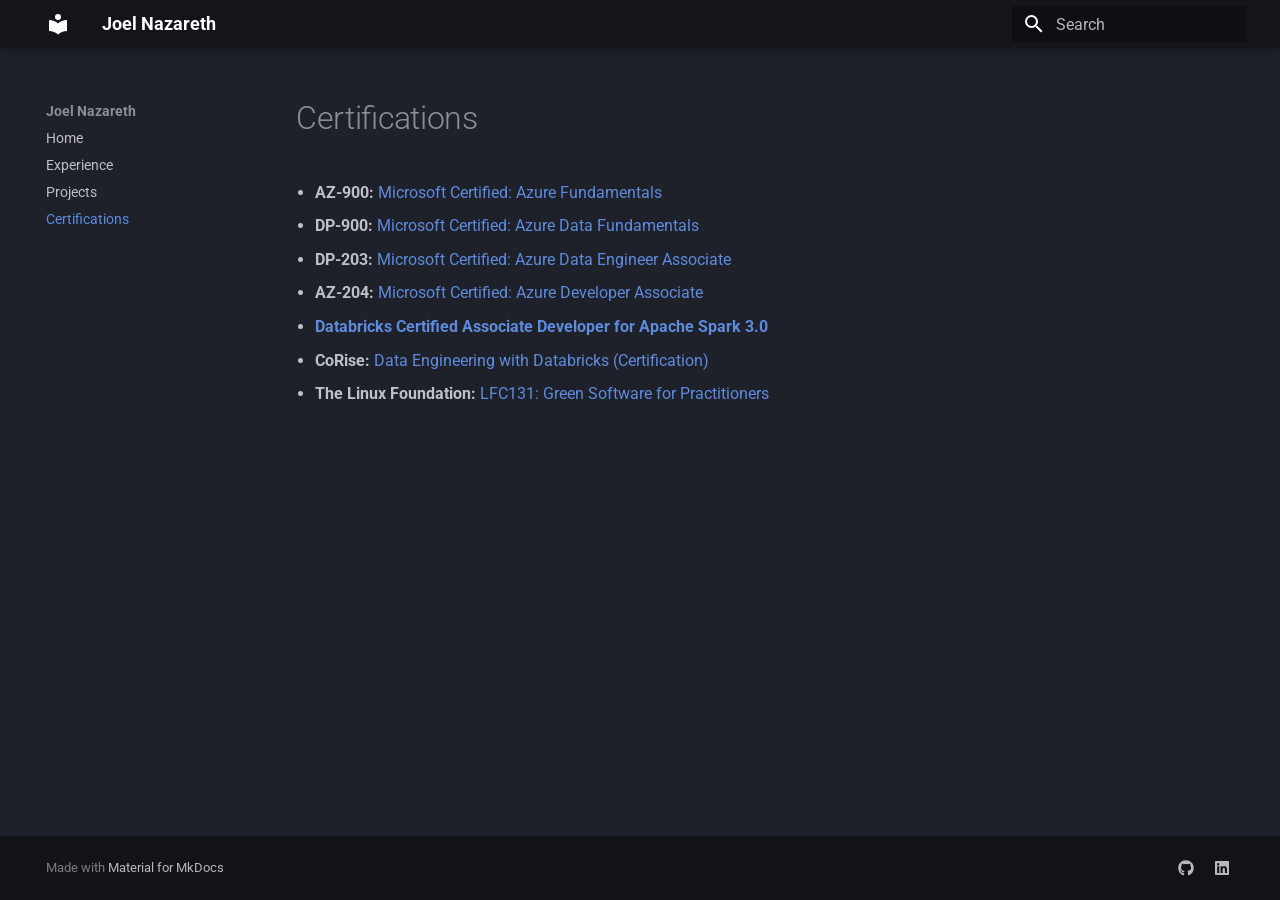
<file: site/certifications/index.html>
<!doctype html>
<html lang="en" class="no-js">
  <head>
    
      <meta charset="utf-8">
      <meta name="viewport" content="width=device-width,initial-scale=1">
      
        <meta name="description" content="Data Science / Data Engineering portfolio">
      
      
        <meta name="author" content="Terril Joel Nazareth">
      
      
      
        <link rel="prev" href="../projects/">
      
      
      
        
      
      
      <link rel="icon" href="../assets/images/favicon.png">
      <meta name="generator" content="mkdocs-1.6.1, mkdocs-material-9.7.1">
    
    
      
        <title>Certifications - Joel Nazareth</title>
      
    
    
      <link rel="stylesheet" href="../assets/stylesheets/main.484c7ddc.min.css">
      
        
        <link rel="stylesheet" href="../assets/stylesheets/palette.ab4e12ef.min.css">
      
      


    
    
      
    
    
      
        
        
        <link rel="preconnect" href="https://fonts.gstatic.com" crossorigin>
        <link rel="stylesheet" href="https://fonts.googleapis.com/css?family=Roboto:300,300i,400,400i,700,700i%7CRoboto+Mono:400,400i,700,700i&display=fallback">
        <style>:root{--md-text-font:"Roboto";--md-code-font:"Roboto Mono"}</style>
      
    
    
      <link rel="stylesheet" href="../stylesheets/extra.css">
    
    <script>__md_scope=new URL("..",location),__md_hash=e=>[...e].reduce(((e,_)=>(e<<5)-e+_.charCodeAt(0)),0),__md_get=(e,_=localStorage,t=__md_scope)=>JSON.parse(_.getItem(t.pathname+"."+e)),__md_set=(e,_,t=localStorage,a=__md_scope)=>{try{t.setItem(a.pathname+"."+e,JSON.stringify(_))}catch(e){}}</script>
    
      

    
    
  </head>
  
  
    
    
      
    
    
    
    
    <body dir="ltr" data-md-color-scheme="slate" data-md-color-primary="black" data-md-color-accent="teal">
  
    
    <input class="md-toggle" data-md-toggle="drawer" type="checkbox" id="__drawer" autocomplete="off">
    <input class="md-toggle" data-md-toggle="search" type="checkbox" id="__search" autocomplete="off">
    <label class="md-overlay" for="__drawer"></label>
    <div data-md-component="skip">
      
        
        <a href="#certifications" class="md-skip">
          Skip to content
        </a>
      
    </div>
    <div data-md-component="announce">
      
    </div>
    
    
      

  

<header class="md-header md-header--shadow" data-md-component="header">
  <nav class="md-header__inner md-grid" aria-label="Header">
    <a href=".." title="Joel Nazareth" class="md-header__button md-logo" aria-label="Joel Nazareth" data-md-component="logo">
      
  
  <svg xmlns="http://www.w3.org/2000/svg" viewBox="0 0 24 24"><path d="M12 8a3 3 0 0 0 3-3 3 3 0 0 0-3-3 3 3 0 0 0-3 3 3 3 0 0 0 3 3m0 3.54C9.64 9.35 6.5 8 3 8v11c3.5 0 6.64 1.35 9 3.54 2.36-2.19 5.5-3.54 9-3.54V8c-3.5 0-6.64 1.35-9 3.54"/></svg>

    </a>
    <label class="md-header__button md-icon" for="__drawer">
      
      <svg xmlns="http://www.w3.org/2000/svg" viewBox="0 0 24 24"><path d="M3 6h18v2H3zm0 5h18v2H3zm0 5h18v2H3z"/></svg>
    </label>
    <div class="md-header__title" data-md-component="header-title">
      <div class="md-header__ellipsis">
        <div class="md-header__topic">
          <span class="md-ellipsis">
            Joel Nazareth
          </span>
        </div>
        <div class="md-header__topic" data-md-component="header-topic">
          <span class="md-ellipsis">
            
              Certifications
            
          </span>
        </div>
      </div>
    </div>
    
      
        <form class="md-header__option" data-md-component="palette">
  
    
    
    
    <input class="md-option" data-md-color-media="" data-md-color-scheme="slate" data-md-color-primary="black" data-md-color-accent="teal"  aria-hidden="true"  type="radio" name="__palette" id="__palette_0">
    
  
</form>
      
    
    
      <script>var palette=__md_get("__palette");if(palette&&palette.color){if("(prefers-color-scheme)"===palette.color.media){var media=matchMedia("(prefers-color-scheme: light)"),input=document.querySelector(media.matches?"[data-md-color-media='(prefers-color-scheme: light)']":"[data-md-color-media='(prefers-color-scheme: dark)']");palette.color.media=input.getAttribute("data-md-color-media"),palette.color.scheme=input.getAttribute("data-md-color-scheme"),palette.color.primary=input.getAttribute("data-md-color-primary"),palette.color.accent=input.getAttribute("data-md-color-accent")}for(var[key,value]of Object.entries(palette.color))document.body.setAttribute("data-md-color-"+key,value)}</script>
    
    
    
      
      
        <label class="md-header__button md-icon" for="__search">
          
          <svg xmlns="http://www.w3.org/2000/svg" viewBox="0 0 24 24"><path d="M9.5 3A6.5 6.5 0 0 1 16 9.5c0 1.61-.59 3.09-1.56 4.23l.27.27h.79l5 5-1.5 1.5-5-5v-.79l-.27-.27A6.52 6.52 0 0 1 9.5 16 6.5 6.5 0 0 1 3 9.5 6.5 6.5 0 0 1 9.5 3m0 2C7 5 5 7 5 9.5S7 14 9.5 14 14 12 14 9.5 12 5 9.5 5"/></svg>
        </label>
        <div class="md-search" data-md-component="search" role="dialog">
  <label class="md-search__overlay" for="__search"></label>
  <div class="md-search__inner" role="search">
    <form class="md-search__form" name="search">
      <input type="text" class="md-search__input" name="query" aria-label="Search" placeholder="Search" autocapitalize="off" autocorrect="off" autocomplete="off" spellcheck="false" data-md-component="search-query" required>
      <label class="md-search__icon md-icon" for="__search">
        
        <svg xmlns="http://www.w3.org/2000/svg" viewBox="0 0 24 24"><path d="M9.5 3A6.5 6.5 0 0 1 16 9.5c0 1.61-.59 3.09-1.56 4.23l.27.27h.79l5 5-1.5 1.5-5-5v-.79l-.27-.27A6.52 6.52 0 0 1 9.5 16 6.5 6.5 0 0 1 3 9.5 6.5 6.5 0 0 1 9.5 3m0 2C7 5 5 7 5 9.5S7 14 9.5 14 14 12 14 9.5 12 5 9.5 5"/></svg>
        
        <svg xmlns="http://www.w3.org/2000/svg" viewBox="0 0 24 24"><path d="M20 11v2H8l5.5 5.5-1.42 1.42L4.16 12l7.92-7.92L13.5 5.5 8 11z"/></svg>
      </label>
      <nav class="md-search__options" aria-label="Search">
        
        <button type="reset" class="md-search__icon md-icon" title="Clear" aria-label="Clear" tabindex="-1">
          
          <svg xmlns="http://www.w3.org/2000/svg" viewBox="0 0 24 24"><path d="M19 6.41 17.59 5 12 10.59 6.41 5 5 6.41 10.59 12 5 17.59 6.41 19 12 13.41 17.59 19 19 17.59 13.41 12z"/></svg>
        </button>
      </nav>
      
    </form>
    <div class="md-search__output">
      <div class="md-search__scrollwrap" tabindex="0" data-md-scrollfix>
        <div class="md-search-result" data-md-component="search-result">
          <div class="md-search-result__meta">
            Initializing search
          </div>
          <ol class="md-search-result__list" role="presentation"></ol>
        </div>
      </div>
    </div>
  </div>
</div>
      
    
    
  </nav>
  
</header>
    
    <div class="md-container" data-md-component="container">
      
      
        
          
        
      
      <main class="md-main" data-md-component="main">
        <div class="md-main__inner md-grid">
          
            
              
              <div class="md-sidebar md-sidebar--primary" data-md-component="sidebar" data-md-type="navigation" >
                <div class="md-sidebar__scrollwrap">
                  <div class="md-sidebar__inner">
                    



<nav class="md-nav md-nav--primary" aria-label="Navigation" data-md-level="0">
  <label class="md-nav__title" for="__drawer">
    <a href=".." title="Joel Nazareth" class="md-nav__button md-logo" aria-label="Joel Nazareth" data-md-component="logo">
      
  
  <svg xmlns="http://www.w3.org/2000/svg" viewBox="0 0 24 24"><path d="M12 8a3 3 0 0 0 3-3 3 3 0 0 0-3-3 3 3 0 0 0-3 3 3 3 0 0 0 3 3m0 3.54C9.64 9.35 6.5 8 3 8v11c3.5 0 6.64 1.35 9 3.54 2.36-2.19 5.5-3.54 9-3.54V8c-3.5 0-6.64 1.35-9 3.54"/></svg>

    </a>
    Joel Nazareth
  </label>
  
  <ul class="md-nav__list" data-md-scrollfix>
    
      
      
  
  
  
  
    <li class="md-nav__item">
      <a href=".." class="md-nav__link">
        
  
  
  <span class="md-ellipsis">
    
  
    Home
  

    
  </span>
  
  

      </a>
    </li>
  

    
      
      
  
  
  
  
    <li class="md-nav__item">
      <a href="../experience/" class="md-nav__link">
        
  
  
  <span class="md-ellipsis">
    
  
    Experience
  

    
  </span>
  
  

      </a>
    </li>
  

    
      
      
  
  
  
  
    <li class="md-nav__item">
      <a href="../projects/" class="md-nav__link">
        
  
  
  <span class="md-ellipsis">
    
  
    Projects
  

    
  </span>
  
  

      </a>
    </li>
  

    
      
      
  
  
    
  
  
  
    <li class="md-nav__item md-nav__item--active">
      
      <input class="md-nav__toggle md-toggle" type="checkbox" id="__toc">
      
      
        
      
      
      <a href="./" class="md-nav__link md-nav__link--active">
        
  
  
  <span class="md-ellipsis">
    
  
    Certifications
  

    
  </span>
  
  

      </a>
      
    </li>
  

    
  </ul>
</nav>
                  </div>
                </div>
              </div>
            
            
              
              <div class="md-sidebar md-sidebar--secondary" data-md-component="sidebar" data-md-type="toc" >
                <div class="md-sidebar__scrollwrap">
                  <div class="md-sidebar__inner">
                    

<nav class="md-nav md-nav--secondary" aria-label="Table of contents">
  
  
  
    
  
  
</nav>
                  </div>
                </div>
              </div>
            
          
          
            <div class="md-content" data-md-component="content">
              
              <article class="md-content__inner md-typeset">
                
                  



<h1 id="certifications">Certifications</h1>
<ul>
<li><strong>AZ-900:</strong> <a href="https://learn.microsoft.com/en-us/users/joelnazarethterril-4068/credentials/83df8d9a6c9095f9?">Microsoft Certified: Azure Fundamentals</a></li>
<li><strong>DP-900:</strong> <a href="https://learn.microsoft.com/en-us/users/JoelNazarethTerril-4068/credentials/FD393E1CC4595B35">Microsoft Certified: Azure Data Fundamentals</a></li>
<li><strong>DP-203:</strong> <a href="https://learn.microsoft.com/api/credentials/share/en-us/JoelNazarethTerril-4068/8D5B7FE1EB01A1F3?sharingId=3FC41B4A0C2ACE1F">Microsoft Certified: Azure Data Engineer Associate </a></li>
<li><strong>AZ-204:</strong> <a href="https://learn.microsoft.com/api/credentials/share/en-us/JoelNazarethTerril-4068/A52F31820678A69F?sharingId=3FC41B4A0C2ACE1F">Microsoft Certified: Azure Developer Associate </a></li>
<li><strong><a href="https://credentials.databricks.com/f2a46f2e-6080-4718-9d6a-266f8ef195c1">Databricks Certified Associate Developer for Apache Spark 3.0</a></strong></li>
<li><strong>CoRise:</strong> <a href="https://www.credential.net/71fb38c7-199a-40f4-875f-93453f4497fb#acc.7e2zgUbi">Data Engineering with Databricks (Certification) </a></li>
<li><strong>The Linux Foundation:</strong> <a href="https://www.credly.com/badges/f0c9bfce-0185-4e49-9768-ee000d6054f0/linked_in_profile">LFC131: Green Software for Practitioners</a></li>
</ul>












                
              </article>
            </div>
          
          
<script>var target=document.getElementById(location.hash.slice(1));target&&target.name&&(target.checked=target.name.startsWith("__tabbed_"))</script>
        </div>
        
          <button type="button" class="md-top md-icon" data-md-component="top" hidden>
  
  <svg xmlns="http://www.w3.org/2000/svg" viewBox="0 0 24 24"><path d="M13 20h-2V8l-5.5 5.5-1.42-1.42L12 4.16l7.92 7.92-1.42 1.42L13 8z"/></svg>
  Back to top
</button>
        
      </main>
      
        <footer class="md-footer">
  
  <div class="md-footer-meta md-typeset">
    <div class="md-footer-meta__inner md-grid">
      <div class="md-copyright">
  
  
    Made with
    <a href="https://squidfunk.github.io/mkdocs-material/" target="_blank" rel="noopener">
      Material for MkDocs
    </a>
  
</div>
      
        
<div class="md-social">
  
    
    
    
    
      
      
    
    <a href="https://github.com/terriljoel" target="_blank" rel="noopener" title="github.com" class="md-social__link">
      <svg xmlns="http://www.w3.org/2000/svg" viewBox="0 0 512 512"><!--! Font Awesome Free 7.1.0 by @fontawesome - https://fontawesome.com License - https://fontawesome.com/license/free (Icons: CC BY 4.0, Fonts: SIL OFL 1.1, Code: MIT License) Copyright 2025 Fonticons, Inc.--><path d="M173.9 397.4c0 2-2.3 3.6-5.2 3.6-3.3.3-5.6-1.3-5.6-3.6 0-2 2.3-3.6 5.2-3.6 3-.3 5.6 1.3 5.6 3.6m-31.1-4.5c-.7 2 1.3 4.3 4.3 4.9 2.6 1 5.6 0 6.2-2s-1.3-4.3-4.3-5.2c-2.6-.7-5.5.3-6.2 2.3m44.2-1.7c-2.9.7-4.9 2.6-4.6 4.9.3 2 2.9 3.3 5.9 2.6 2.9-.7 4.9-2.6 4.6-4.6-.3-1.9-3-3.2-5.9-2.9M252.8 8C114.1 8 8 113.3 8 252c0 110.9 69.8 205.8 169.5 239.2 12.8 2.3 17.3-5.6 17.3-12.1 0-6.2-.3-40.4-.3-61.4 0 0-70 15-84.7-29.8 0 0-11.4-29.1-27.8-36.6 0 0-22.9-15.7 1.6-15.4 0 0 24.9 2 38.6 25.8 21.9 38.6 58.6 27.5 72.9 20.9 2.3-16 8.8-27.1 16-33.7-55.9-6.2-112.3-14.3-112.3-110.5 0-27.5 7.6-41.3 23.6-58.9-2.6-6.5-11.1-33.3 2.6-67.9 20.9-6.5 69 27 69 27 20-5.6 41.5-8.5 62.8-8.5s42.8 2.9 62.8 8.5c0 0 48.1-33.6 69-27 13.7 34.7 5.2 61.4 2.6 67.9 16 17.7 25.8 31.5 25.8 58.9 0 96.5-58.9 104.2-114.8 110.5 9.2 7.9 17 22.9 17 46.4 0 33.7-.3 75.4-.3 83.6 0 6.5 4.6 14.4 17.3 12.1C436.2 457.8 504 362.9 504 252 504 113.3 391.5 8 252.8 8M105.2 352.9c-1.3 1-1 3.3.7 5.2 1.6 1.6 3.9 2.3 5.2 1 1.3-1 1-3.3-.7-5.2-1.6-1.6-3.9-2.3-5.2-1m-10.8-8.1c-.7 1.3.3 2.9 2.3 3.9 1.6 1 3.6.7 4.3-.7.7-1.3-.3-2.9-2.3-3.9-2-.6-3.6-.3-4.3.7m32.4 35.6c-1.6 1.3-1 4.3 1.3 6.2 2.3 2.3 5.2 2.6 6.5 1 1.3-1.3.7-4.3-1.3-6.2-2.2-2.3-5.2-2.6-6.5-1m-11.4-14.7c-1.6 1-1.6 3.6 0 5.9s4.3 3.3 5.6 2.3c1.6-1.3 1.6-3.9 0-6.2-1.4-2.3-4-3.3-5.6-2"/></svg>
    </a>
  
    
    
    
    
      
      
    
    <a href="https://www.linkedin.com/in/terril-joel-nazareth-298516191" target="_blank" rel="noopener" title="www.linkedin.com" class="md-social__link">
      <svg xmlns="http://www.w3.org/2000/svg" viewBox="0 0 448 512"><!--! Font Awesome Free 7.1.0 by @fontawesome - https://fontawesome.com License - https://fontawesome.com/license/free (Icons: CC BY 4.0, Fonts: SIL OFL 1.1, Code: MIT License) Copyright 2025 Fonticons, Inc.--><path d="M416 32H31.9C14.3 32 0 46.5 0 64.3v383.4C0 465.5 14.3 480 31.9 480H416c17.6 0 32-14.5 32-32.3V64.3c0-17.8-14.4-32.3-32-32.3M135.4 416H69V202.2h66.5V416zM102.2 96a38.5 38.5 0 1 1 0 77 38.5 38.5 0 1 1 0-77m282.1 320h-66.4V312c0-24.8-.5-56.7-34.5-56.7-34.6 0-39.9 27-39.9 54.9V416h-66.4V202.2h63.7v29.2h.9c8.9-16.8 30.6-34.5 62.9-34.5 67.2 0 79.7 44.3 79.7 101.9z"/></svg>
    </a>
  
</div>
      
    </div>
  </div>
</footer>
      
    </div>
    <div class="md-dialog" data-md-component="dialog">
      <div class="md-dialog__inner md-typeset"></div>
    </div>
    
    
    
      
      
      <script id="__config" type="application/json">{"annotate": null, "base": "..", "features": ["navigation.top", "navigation.instant", "navigation.tracking", "content.code.copy"], "search": "../assets/javascripts/workers/search.2c215733.min.js", "tags": null, "translations": {"clipboard.copied": "Copied to clipboard", "clipboard.copy": "Copy to clipboard", "search.result.more.one": "1 more on this page", "search.result.more.other": "# more on this page", "search.result.none": "No matching documents", "search.result.one": "1 matching document", "search.result.other": "# matching documents", "search.result.placeholder": "Type to start searching", "search.result.term.missing": "Missing", "select.version": "Select version"}, "version": null}</script>
    
    
      <script src="../assets/javascripts/bundle.79ae519e.min.js"></script>
      
    
  </body>
</html>
</file>
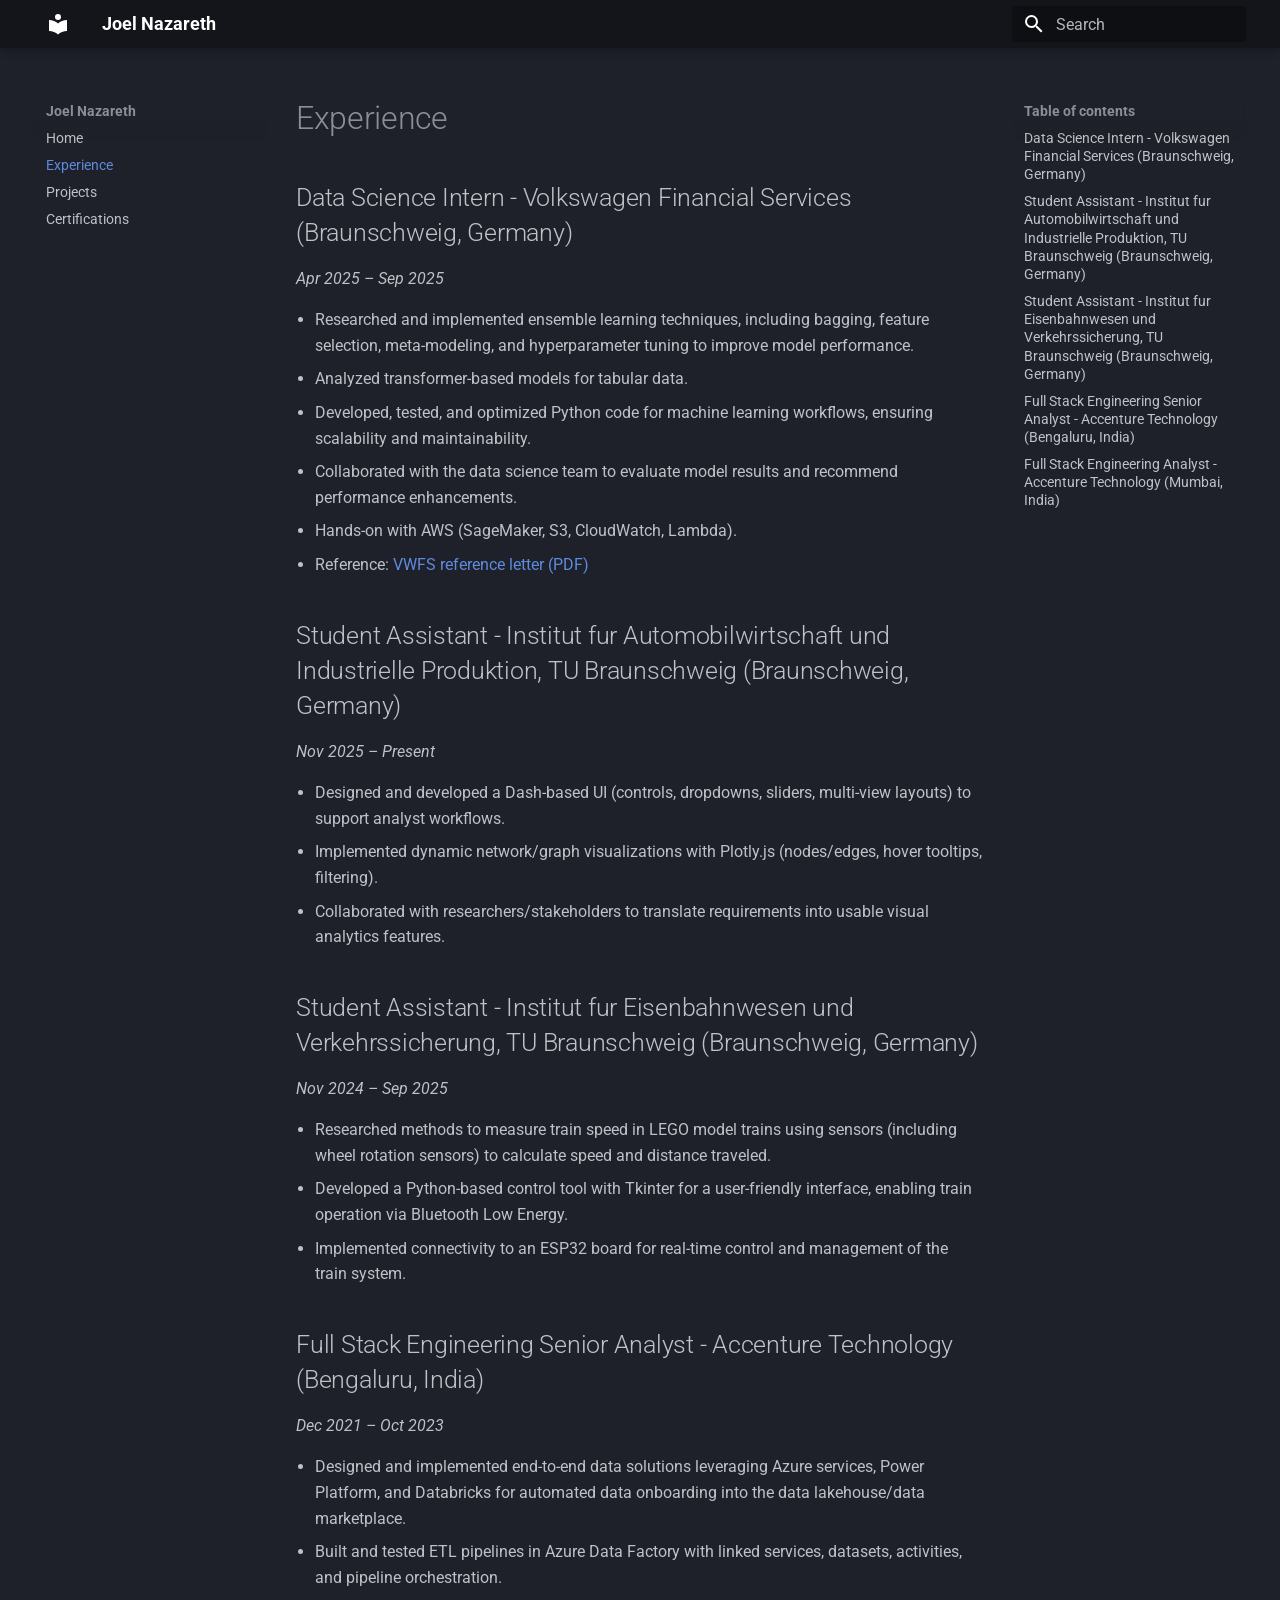
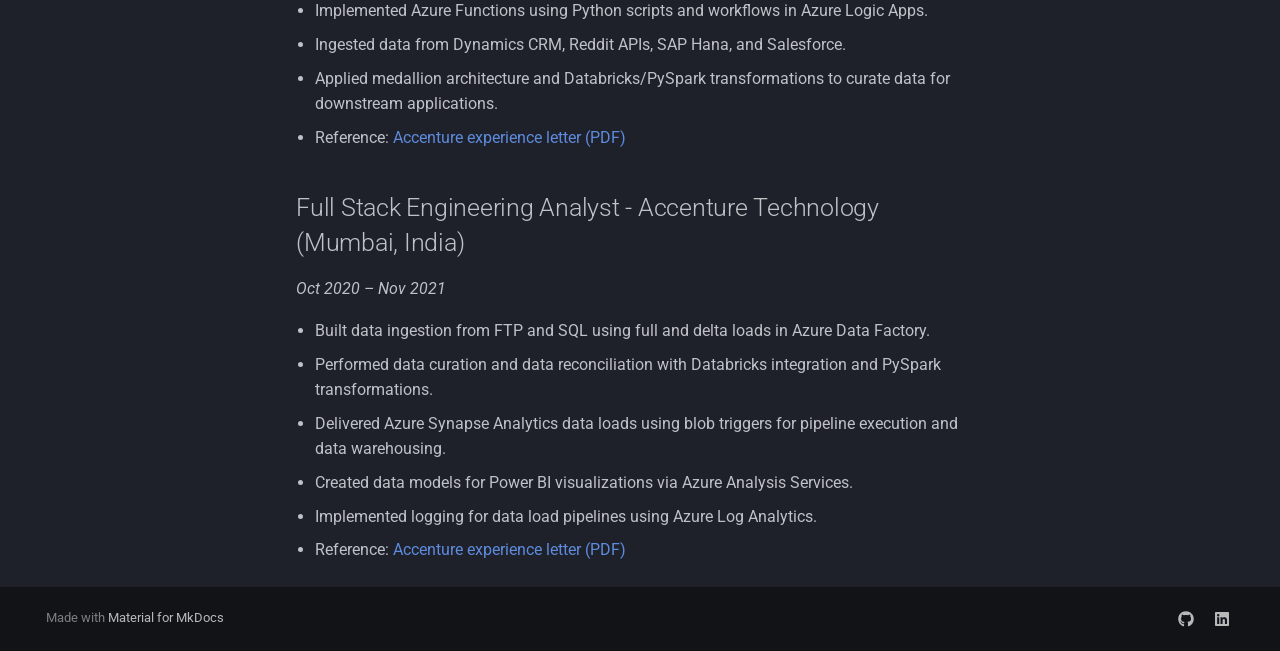
<file: site/experience/index.html>
<!doctype html>
<html lang="en" class="no-js">
  <head>
    
      <meta charset="utf-8">
      <meta name="viewport" content="width=device-width,initial-scale=1">
      
        <meta name="description" content="Data Science / Data Engineering portfolio">
      
      
        <meta name="author" content="Terril Joel Nazareth">
      
      
      
        <link rel="prev" href="..">
      
      
        <link rel="next" href="../projects/">
      
      
        
      
      
      <link rel="icon" href="../assets/images/favicon.png">
      <meta name="generator" content="mkdocs-1.6.1, mkdocs-material-9.7.1">
    
    
      
        <title>Experience - Joel Nazareth</title>
      
    
    
      <link rel="stylesheet" href="../assets/stylesheets/main.484c7ddc.min.css">
      
        
        <link rel="stylesheet" href="../assets/stylesheets/palette.ab4e12ef.min.css">
      
      


    
    
      
    
    
      
        
        
        <link rel="preconnect" href="https://fonts.gstatic.com" crossorigin>
        <link rel="stylesheet" href="https://fonts.googleapis.com/css?family=Roboto:300,300i,400,400i,700,700i%7CRoboto+Mono:400,400i,700,700i&display=fallback">
        <style>:root{--md-text-font:"Roboto";--md-code-font:"Roboto Mono"}</style>
      
    
    
      <link rel="stylesheet" href="../stylesheets/extra.css">
    
    <script>__md_scope=new URL("..",location),__md_hash=e=>[...e].reduce(((e,_)=>(e<<5)-e+_.charCodeAt(0)),0),__md_get=(e,_=localStorage,t=__md_scope)=>JSON.parse(_.getItem(t.pathname+"."+e)),__md_set=(e,_,t=localStorage,a=__md_scope)=>{try{t.setItem(a.pathname+"."+e,JSON.stringify(_))}catch(e){}}</script>
    
      

    
    
  </head>
  
  
    
    
      
    
    
    
    
    <body dir="ltr" data-md-color-scheme="slate" data-md-color-primary="black" data-md-color-accent="teal">
  
    
    <input class="md-toggle" data-md-toggle="drawer" type="checkbox" id="__drawer" autocomplete="off">
    <input class="md-toggle" data-md-toggle="search" type="checkbox" id="__search" autocomplete="off">
    <label class="md-overlay" for="__drawer"></label>
    <div data-md-component="skip">
      
        
        <a href="#experience" class="md-skip">
          Skip to content
        </a>
      
    </div>
    <div data-md-component="announce">
      
    </div>
    
    
      

  

<header class="md-header md-header--shadow" data-md-component="header">
  <nav class="md-header__inner md-grid" aria-label="Header">
    <a href=".." title="Joel Nazareth" class="md-header__button md-logo" aria-label="Joel Nazareth" data-md-component="logo">
      
  
  <svg xmlns="http://www.w3.org/2000/svg" viewBox="0 0 24 24"><path d="M12 8a3 3 0 0 0 3-3 3 3 0 0 0-3-3 3 3 0 0 0-3 3 3 3 0 0 0 3 3m0 3.54C9.64 9.35 6.5 8 3 8v11c3.5 0 6.64 1.35 9 3.54 2.36-2.19 5.5-3.54 9-3.54V8c-3.5 0-6.64 1.35-9 3.54"/></svg>

    </a>
    <label class="md-header__button md-icon" for="__drawer">
      
      <svg xmlns="http://www.w3.org/2000/svg" viewBox="0 0 24 24"><path d="M3 6h18v2H3zm0 5h18v2H3zm0 5h18v2H3z"/></svg>
    </label>
    <div class="md-header__title" data-md-component="header-title">
      <div class="md-header__ellipsis">
        <div class="md-header__topic">
          <span class="md-ellipsis">
            Joel Nazareth
          </span>
        </div>
        <div class="md-header__topic" data-md-component="header-topic">
          <span class="md-ellipsis">
            
              Experience
            
          </span>
        </div>
      </div>
    </div>
    
      
        <form class="md-header__option" data-md-component="palette">
  
    
    
    
    <input class="md-option" data-md-color-media="" data-md-color-scheme="slate" data-md-color-primary="black" data-md-color-accent="teal"  aria-hidden="true"  type="radio" name="__palette" id="__palette_0">
    
  
</form>
      
    
    
      <script>var palette=__md_get("__palette");if(palette&&palette.color){if("(prefers-color-scheme)"===palette.color.media){var media=matchMedia("(prefers-color-scheme: light)"),input=document.querySelector(media.matches?"[data-md-color-media='(prefers-color-scheme: light)']":"[data-md-color-media='(prefers-color-scheme: dark)']");palette.color.media=input.getAttribute("data-md-color-media"),palette.color.scheme=input.getAttribute("data-md-color-scheme"),palette.color.primary=input.getAttribute("data-md-color-primary"),palette.color.accent=input.getAttribute("data-md-color-accent")}for(var[key,value]of Object.entries(palette.color))document.body.setAttribute("data-md-color-"+key,value)}</script>
    
    
    
      
      
        <label class="md-header__button md-icon" for="__search">
          
          <svg xmlns="http://www.w3.org/2000/svg" viewBox="0 0 24 24"><path d="M9.5 3A6.5 6.5 0 0 1 16 9.5c0 1.61-.59 3.09-1.56 4.23l.27.27h.79l5 5-1.5 1.5-5-5v-.79l-.27-.27A6.52 6.52 0 0 1 9.5 16 6.5 6.5 0 0 1 3 9.5 6.5 6.5 0 0 1 9.5 3m0 2C7 5 5 7 5 9.5S7 14 9.5 14 14 12 14 9.5 12 5 9.5 5"/></svg>
        </label>
        <div class="md-search" data-md-component="search" role="dialog">
  <label class="md-search__overlay" for="__search"></label>
  <div class="md-search__inner" role="search">
    <form class="md-search__form" name="search">
      <input type="text" class="md-search__input" name="query" aria-label="Search" placeholder="Search" autocapitalize="off" autocorrect="off" autocomplete="off" spellcheck="false" data-md-component="search-query" required>
      <label class="md-search__icon md-icon" for="__search">
        
        <svg xmlns="http://www.w3.org/2000/svg" viewBox="0 0 24 24"><path d="M9.5 3A6.5 6.5 0 0 1 16 9.5c0 1.61-.59 3.09-1.56 4.23l.27.27h.79l5 5-1.5 1.5-5-5v-.79l-.27-.27A6.52 6.52 0 0 1 9.5 16 6.5 6.5 0 0 1 3 9.5 6.5 6.5 0 0 1 9.5 3m0 2C7 5 5 7 5 9.5S7 14 9.5 14 14 12 14 9.5 12 5 9.5 5"/></svg>
        
        <svg xmlns="http://www.w3.org/2000/svg" viewBox="0 0 24 24"><path d="M20 11v2H8l5.5 5.5-1.42 1.42L4.16 12l7.92-7.92L13.5 5.5 8 11z"/></svg>
      </label>
      <nav class="md-search__options" aria-label="Search">
        
        <button type="reset" class="md-search__icon md-icon" title="Clear" aria-label="Clear" tabindex="-1">
          
          <svg xmlns="http://www.w3.org/2000/svg" viewBox="0 0 24 24"><path d="M19 6.41 17.59 5 12 10.59 6.41 5 5 6.41 10.59 12 5 17.59 6.41 19 12 13.41 17.59 19 19 17.59 13.41 12z"/></svg>
        </button>
      </nav>
      
    </form>
    <div class="md-search__output">
      <div class="md-search__scrollwrap" tabindex="0" data-md-scrollfix>
        <div class="md-search-result" data-md-component="search-result">
          <div class="md-search-result__meta">
            Initializing search
          </div>
          <ol class="md-search-result__list" role="presentation"></ol>
        </div>
      </div>
    </div>
  </div>
</div>
      
    
    
  </nav>
  
</header>
    
    <div class="md-container" data-md-component="container">
      
      
        
          
        
      
      <main class="md-main" data-md-component="main">
        <div class="md-main__inner md-grid">
          
            
              
              <div class="md-sidebar md-sidebar--primary" data-md-component="sidebar" data-md-type="navigation" >
                <div class="md-sidebar__scrollwrap">
                  <div class="md-sidebar__inner">
                    



<nav class="md-nav md-nav--primary" aria-label="Navigation" data-md-level="0">
  <label class="md-nav__title" for="__drawer">
    <a href=".." title="Joel Nazareth" class="md-nav__button md-logo" aria-label="Joel Nazareth" data-md-component="logo">
      
  
  <svg xmlns="http://www.w3.org/2000/svg" viewBox="0 0 24 24"><path d="M12 8a3 3 0 0 0 3-3 3 3 0 0 0-3-3 3 3 0 0 0-3 3 3 3 0 0 0 3 3m0 3.54C9.64 9.35 6.5 8 3 8v11c3.5 0 6.64 1.35 9 3.54 2.36-2.19 5.5-3.54 9-3.54V8c-3.5 0-6.64 1.35-9 3.54"/></svg>

    </a>
    Joel Nazareth
  </label>
  
  <ul class="md-nav__list" data-md-scrollfix>
    
      
      
  
  
  
  
    <li class="md-nav__item">
      <a href=".." class="md-nav__link">
        
  
  
  <span class="md-ellipsis">
    
  
    Home
  

    
  </span>
  
  

      </a>
    </li>
  

    
      
      
  
  
    
  
  
  
    <li class="md-nav__item md-nav__item--active">
      
      <input class="md-nav__toggle md-toggle" type="checkbox" id="__toc">
      
      
        
      
      
        <label class="md-nav__link md-nav__link--active" for="__toc">
          
  
  
  <span class="md-ellipsis">
    
  
    Experience
  

    
  </span>
  
  

          <span class="md-nav__icon md-icon"></span>
        </label>
      
      <a href="./" class="md-nav__link md-nav__link--active">
        
  
  
  <span class="md-ellipsis">
    
  
    Experience
  

    
  </span>
  
  

      </a>
      
        

<nav class="md-nav md-nav--secondary" aria-label="Table of contents">
  
  
  
    
  
  
    <label class="md-nav__title" for="__toc">
      <span class="md-nav__icon md-icon"></span>
      Table of contents
    </label>
    <ul class="md-nav__list" data-md-component="toc" data-md-scrollfix>
      
        <li class="md-nav__item">
  <a href="#data-science-intern-volkswagen-financial-services-braunschweig-germany" class="md-nav__link">
    <span class="md-ellipsis">
      
        Data Science Intern - Volkswagen Financial Services (Braunschweig, Germany)
      
    </span>
  </a>
  
</li>
      
        <li class="md-nav__item">
  <a href="#student-assistant-institut-fur-automobilwirtschaft-und-industrielle-produktion-tu-braunschweig-braunschweig-germany" class="md-nav__link">
    <span class="md-ellipsis">
      
        Student Assistant - Institut fur Automobilwirtschaft und Industrielle Produktion, TU Braunschweig (Braunschweig, Germany)
      
    </span>
  </a>
  
</li>
      
        <li class="md-nav__item">
  <a href="#student-assistant-institut-fur-eisenbahnwesen-und-verkehrssicherung-tu-braunschweig-braunschweig-germany" class="md-nav__link">
    <span class="md-ellipsis">
      
        Student Assistant - Institut fur Eisenbahnwesen und Verkehrssicherung, TU Braunschweig (Braunschweig, Germany)
      
    </span>
  </a>
  
</li>
      
        <li class="md-nav__item">
  <a href="#full-stack-engineering-senior-analyst-accenture-technology-bengaluru-india" class="md-nav__link">
    <span class="md-ellipsis">
      
        Full Stack Engineering Senior Analyst - Accenture Technology (Bengaluru, India)
      
    </span>
  </a>
  
</li>
      
        <li class="md-nav__item">
  <a href="#full-stack-engineering-analyst-accenture-technology-mumbai-india" class="md-nav__link">
    <span class="md-ellipsis">
      
        Full Stack Engineering Analyst - Accenture Technology (Mumbai, India)
      
    </span>
  </a>
  
</li>
      
    </ul>
  
</nav>
      
    </li>
  

    
      
      
  
  
  
  
    <li class="md-nav__item">
      <a href="../projects/" class="md-nav__link">
        
  
  
  <span class="md-ellipsis">
    
  
    Projects
  

    
  </span>
  
  

      </a>
    </li>
  

    
      
      
  
  
  
  
    <li class="md-nav__item">
      <a href="../certifications/" class="md-nav__link">
        
  
  
  <span class="md-ellipsis">
    
  
    Certifications
  

    
  </span>
  
  

      </a>
    </li>
  

    
  </ul>
</nav>
                  </div>
                </div>
              </div>
            
            
              
              <div class="md-sidebar md-sidebar--secondary" data-md-component="sidebar" data-md-type="toc" >
                <div class="md-sidebar__scrollwrap">
                  <div class="md-sidebar__inner">
                    

<nav class="md-nav md-nav--secondary" aria-label="Table of contents">
  
  
  
    
  
  
    <label class="md-nav__title" for="__toc">
      <span class="md-nav__icon md-icon"></span>
      Table of contents
    </label>
    <ul class="md-nav__list" data-md-component="toc" data-md-scrollfix>
      
        <li class="md-nav__item">
  <a href="#data-science-intern-volkswagen-financial-services-braunschweig-germany" class="md-nav__link">
    <span class="md-ellipsis">
      
        Data Science Intern - Volkswagen Financial Services (Braunschweig, Germany)
      
    </span>
  </a>
  
</li>
      
        <li class="md-nav__item">
  <a href="#student-assistant-institut-fur-automobilwirtschaft-und-industrielle-produktion-tu-braunschweig-braunschweig-germany" class="md-nav__link">
    <span class="md-ellipsis">
      
        Student Assistant - Institut fur Automobilwirtschaft und Industrielle Produktion, TU Braunschweig (Braunschweig, Germany)
      
    </span>
  </a>
  
</li>
      
        <li class="md-nav__item">
  <a href="#student-assistant-institut-fur-eisenbahnwesen-und-verkehrssicherung-tu-braunschweig-braunschweig-germany" class="md-nav__link">
    <span class="md-ellipsis">
      
        Student Assistant - Institut fur Eisenbahnwesen und Verkehrssicherung, TU Braunschweig (Braunschweig, Germany)
      
    </span>
  </a>
  
</li>
      
        <li class="md-nav__item">
  <a href="#full-stack-engineering-senior-analyst-accenture-technology-bengaluru-india" class="md-nav__link">
    <span class="md-ellipsis">
      
        Full Stack Engineering Senior Analyst - Accenture Technology (Bengaluru, India)
      
    </span>
  </a>
  
</li>
      
        <li class="md-nav__item">
  <a href="#full-stack-engineering-analyst-accenture-technology-mumbai-india" class="md-nav__link">
    <span class="md-ellipsis">
      
        Full Stack Engineering Analyst - Accenture Technology (Mumbai, India)
      
    </span>
  </a>
  
</li>
      
    </ul>
  
</nav>
                  </div>
                </div>
              </div>
            
          
          
            <div class="md-content" data-md-component="content">
              
              <article class="md-content__inner md-typeset">
                
                  



<h1 id="experience">Experience</h1>
<h2 id="data-science-intern-volkswagen-financial-services-braunschweig-germany">Data Science Intern - Volkswagen Financial Services (Braunschweig, Germany)</h2>
<p><em>Apr 2025 – Sep 2025</em></p>
<ul>
<li>Researched and implemented ensemble learning techniques, including bagging, feature selection, meta-modeling, and hyperparameter tuning to improve model performance.</li>
<li>Analyzed transformer-based models for tabular data.</li>
<li>Developed, tested, and optimized Python code for machine learning workflows, ensuring scalability and maintainability.</li>
<li>Collaborated with the data science team to evaluate model results and recommend performance enhancements.</li>
<li>Hands-on with AWS (SageMaker, S3, CloudWatch, Lambda).</li>
<li>Reference: <a href="../assets/vwfs_reference.pdf">VWFS reference letter (PDF)</a></li>
</ul>
<h2 id="student-assistant-institut-fur-automobilwirtschaft-und-industrielle-produktion-tu-braunschweig-braunschweig-germany">Student Assistant - Institut fur Automobilwirtschaft und Industrielle Produktion, TU Braunschweig (Braunschweig, Germany)</h2>
<p><em>Nov 2025 – Present</em></p>
<ul>
<li>Designed and developed a Dash-based UI (controls, dropdowns, sliders, multi-view layouts) to support analyst workflows.</li>
<li>Implemented dynamic network/graph visualizations with Plotly.js (nodes/edges, hover tooltips, filtering).</li>
<li>Collaborated with researchers/stakeholders to translate requirements into usable visual analytics features.</li>
</ul>
<h2 id="student-assistant-institut-fur-eisenbahnwesen-und-verkehrssicherung-tu-braunschweig-braunschweig-germany">Student Assistant - Institut fur Eisenbahnwesen und Verkehrssicherung, TU Braunschweig (Braunschweig, Germany)</h2>
<p><em>Nov 2024 – Sep 2025</em></p>
<ul>
<li>Researched methods to measure train speed in LEGO model trains using sensors (including wheel rotation sensors) to calculate speed and distance traveled.</li>
<li>Developed a Python-based control tool with Tkinter for a user-friendly interface, enabling train operation via Bluetooth Low Energy.</li>
<li>Implemented connectivity to an ESP32 board for real-time control and management of the train system.</li>
</ul>
<h2 id="full-stack-engineering-senior-analyst-accenture-technology-bengaluru-india">Full Stack Engineering Senior Analyst - Accenture Technology (Bengaluru, India)</h2>
<p><em>Dec 2021 – Oct 2023</em></p>
<ul>
<li>Designed and implemented end-to-end data solutions leveraging Azure services, Power Platform, and Databricks for automated data onboarding into the data lakehouse/data marketplace.</li>
<li>Built and tested ETL pipelines in Azure Data Factory with linked services, datasets, activities, and pipeline orchestration.</li>
<li>Implemented Azure Functions using Python scripts and workflows in Azure Logic Apps.</li>
<li>Ingested data from Dynamics CRM, Reddit APIs, SAP Hana, and Salesforce.</li>
<li>Applied medallion architecture and Databricks/PySpark transformations to curate data for downstream applications.</li>
<li>Reference: <a href="../assets/accenture_experience_letter.pdf">Accenture experience letter (PDF)</a></li>
</ul>
<h2 id="full-stack-engineering-analyst-accenture-technology-mumbai-india">Full Stack Engineering Analyst - Accenture Technology (Mumbai, India)</h2>
<p><em>Oct 2020 – Nov 2021</em></p>
<ul>
<li>Built data ingestion from FTP and SQL using full and delta loads in Azure Data Factory.</li>
<li>Performed data curation and data reconciliation with Databricks integration and PySpark transformations.</li>
<li>Delivered Azure Synapse Analytics data loads using blob triggers for pipeline execution and data warehousing.</li>
<li>Created data models for Power BI visualizations via Azure Analysis Services.</li>
<li>Implemented logging for data load pipelines using Azure Log Analytics.</li>
<li>Reference: <a href="../assets/accenture_experience_letter.pdf">Accenture experience letter (PDF)</a></li>
</ul>












                
              </article>
            </div>
          
          
<script>var target=document.getElementById(location.hash.slice(1));target&&target.name&&(target.checked=target.name.startsWith("__tabbed_"))</script>
        </div>
        
          <button type="button" class="md-top md-icon" data-md-component="top" hidden>
  
  <svg xmlns="http://www.w3.org/2000/svg" viewBox="0 0 24 24"><path d="M13 20h-2V8l-5.5 5.5-1.42-1.42L12 4.16l7.92 7.92-1.42 1.42L13 8z"/></svg>
  Back to top
</button>
        
      </main>
      
        <footer class="md-footer">
  
  <div class="md-footer-meta md-typeset">
    <div class="md-footer-meta__inner md-grid">
      <div class="md-copyright">
  
  
    Made with
    <a href="https://squidfunk.github.io/mkdocs-material/" target="_blank" rel="noopener">
      Material for MkDocs
    </a>
  
</div>
      
        
<div class="md-social">
  
    
    
    
    
      
      
    
    <a href="https://github.com/terriljoel" target="_blank" rel="noopener" title="github.com" class="md-social__link">
      <svg xmlns="http://www.w3.org/2000/svg" viewBox="0 0 512 512"><!--! Font Awesome Free 7.1.0 by @fontawesome - https://fontawesome.com License - https://fontawesome.com/license/free (Icons: CC BY 4.0, Fonts: SIL OFL 1.1, Code: MIT License) Copyright 2025 Fonticons, Inc.--><path d="M173.9 397.4c0 2-2.3 3.6-5.2 3.6-3.3.3-5.6-1.3-5.6-3.6 0-2 2.3-3.6 5.2-3.6 3-.3 5.6 1.3 5.6 3.6m-31.1-4.5c-.7 2 1.3 4.3 4.3 4.9 2.6 1 5.6 0 6.2-2s-1.3-4.3-4.3-5.2c-2.6-.7-5.5.3-6.2 2.3m44.2-1.7c-2.9.7-4.9 2.6-4.6 4.9.3 2 2.9 3.3 5.9 2.6 2.9-.7 4.9-2.6 4.6-4.6-.3-1.9-3-3.2-5.9-2.9M252.8 8C114.1 8 8 113.3 8 252c0 110.9 69.8 205.8 169.5 239.2 12.8 2.3 17.3-5.6 17.3-12.1 0-6.2-.3-40.4-.3-61.4 0 0-70 15-84.7-29.8 0 0-11.4-29.1-27.8-36.6 0 0-22.9-15.7 1.6-15.4 0 0 24.9 2 38.6 25.8 21.9 38.6 58.6 27.5 72.9 20.9 2.3-16 8.8-27.1 16-33.7-55.9-6.2-112.3-14.3-112.3-110.5 0-27.5 7.6-41.3 23.6-58.9-2.6-6.5-11.1-33.3 2.6-67.9 20.9-6.5 69 27 69 27 20-5.6 41.5-8.5 62.8-8.5s42.8 2.9 62.8 8.5c0 0 48.1-33.6 69-27 13.7 34.7 5.2 61.4 2.6 67.9 16 17.7 25.8 31.5 25.8 58.9 0 96.5-58.9 104.2-114.8 110.5 9.2 7.9 17 22.9 17 46.4 0 33.7-.3 75.4-.3 83.6 0 6.5 4.6 14.4 17.3 12.1C436.2 457.8 504 362.9 504 252 504 113.3 391.5 8 252.8 8M105.2 352.9c-1.3 1-1 3.3.7 5.2 1.6 1.6 3.9 2.3 5.2 1 1.3-1 1-3.3-.7-5.2-1.6-1.6-3.9-2.3-5.2-1m-10.8-8.1c-.7 1.3.3 2.9 2.3 3.9 1.6 1 3.6.7 4.3-.7.7-1.3-.3-2.9-2.3-3.9-2-.6-3.6-.3-4.3.7m32.4 35.6c-1.6 1.3-1 4.3 1.3 6.2 2.3 2.3 5.2 2.6 6.5 1 1.3-1.3.7-4.3-1.3-6.2-2.2-2.3-5.2-2.6-6.5-1m-11.4-14.7c-1.6 1-1.6 3.6 0 5.9s4.3 3.3 5.6 2.3c1.6-1.3 1.6-3.9 0-6.2-1.4-2.3-4-3.3-5.6-2"/></svg>
    </a>
  
    
    
    
    
      
      
    
    <a href="https://www.linkedin.com/in/terril-joel-nazareth-298516191" target="_blank" rel="noopener" title="www.linkedin.com" class="md-social__link">
      <svg xmlns="http://www.w3.org/2000/svg" viewBox="0 0 448 512"><!--! Font Awesome Free 7.1.0 by @fontawesome - https://fontawesome.com License - https://fontawesome.com/license/free (Icons: CC BY 4.0, Fonts: SIL OFL 1.1, Code: MIT License) Copyright 2025 Fonticons, Inc.--><path d="M416 32H31.9C14.3 32 0 46.5 0 64.3v383.4C0 465.5 14.3 480 31.9 480H416c17.6 0 32-14.5 32-32.3V64.3c0-17.8-14.4-32.3-32-32.3M135.4 416H69V202.2h66.5V416zM102.2 96a38.5 38.5 0 1 1 0 77 38.5 38.5 0 1 1 0-77m282.1 320h-66.4V312c0-24.8-.5-56.7-34.5-56.7-34.6 0-39.9 27-39.9 54.9V416h-66.4V202.2h63.7v29.2h.9c8.9-16.8 30.6-34.5 62.9-34.5 67.2 0 79.7 44.3 79.7 101.9z"/></svg>
    </a>
  
</div>
      
    </div>
  </div>
</footer>
      
    </div>
    <div class="md-dialog" data-md-component="dialog">
      <div class="md-dialog__inner md-typeset"></div>
    </div>
    
    
    
      
      
      <script id="__config" type="application/json">{"annotate": null, "base": "..", "features": ["navigation.top", "navigation.instant", "navigation.tracking", "content.code.copy"], "search": "../assets/javascripts/workers/search.2c215733.min.js", "tags": null, "translations": {"clipboard.copied": "Copied to clipboard", "clipboard.copy": "Copy to clipboard", "search.result.more.one": "1 more on this page", "search.result.more.other": "# more on this page", "search.result.none": "No matching documents", "search.result.one": "1 matching document", "search.result.other": "# matching documents", "search.result.placeholder": "Type to start searching", "search.result.term.missing": "Missing", "select.version": "Select version"}, "version": null}</script>
    
    
      <script src="../assets/javascripts/bundle.79ae519e.min.js"></script>
      
    
  </body>
</html>
</file>
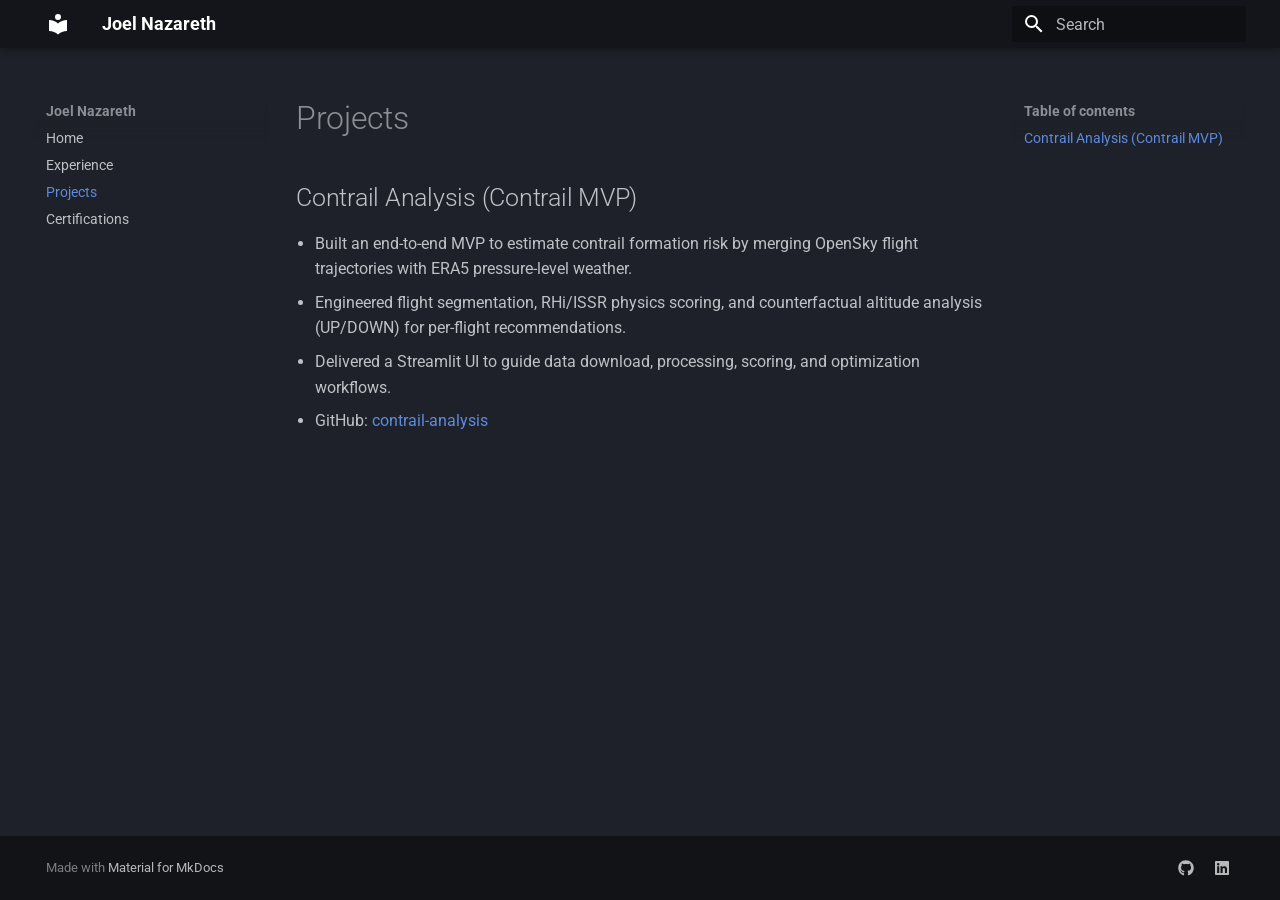
<file: site/projects/index.html>
<!doctype html>
<html lang="en" class="no-js">
  <head>
    
      <meta charset="utf-8">
      <meta name="viewport" content="width=device-width,initial-scale=1">
      
        <meta name="description" content="Data Science / Data Engineering portfolio">
      
      
        <meta name="author" content="Terril Joel Nazareth">
      
      
      
        <link rel="prev" href="../experience/">
      
      
        <link rel="next" href="../certifications/">
      
      
        
      
      
      <link rel="icon" href="../assets/images/favicon.png">
      <meta name="generator" content="mkdocs-1.6.1, mkdocs-material-9.7.1">
    
    
      
        <title>Projects - Joel Nazareth</title>
      
    
    
      <link rel="stylesheet" href="../assets/stylesheets/main.484c7ddc.min.css">
      
        
        <link rel="stylesheet" href="../assets/stylesheets/palette.ab4e12ef.min.css">
      
      


    
    
      
    
    
      
        
        
        <link rel="preconnect" href="https://fonts.gstatic.com" crossorigin>
        <link rel="stylesheet" href="https://fonts.googleapis.com/css?family=Roboto:300,300i,400,400i,700,700i%7CRoboto+Mono:400,400i,700,700i&display=fallback">
        <style>:root{--md-text-font:"Roboto";--md-code-font:"Roboto Mono"}</style>
      
    
    
      <link rel="stylesheet" href="../stylesheets/extra.css">
    
    <script>__md_scope=new URL("..",location),__md_hash=e=>[...e].reduce(((e,_)=>(e<<5)-e+_.charCodeAt(0)),0),__md_get=(e,_=localStorage,t=__md_scope)=>JSON.parse(_.getItem(t.pathname+"."+e)),__md_set=(e,_,t=localStorage,a=__md_scope)=>{try{t.setItem(a.pathname+"."+e,JSON.stringify(_))}catch(e){}}</script>
    
      

    
    
  </head>
  
  
    
    
      
    
    
    
    
    <body dir="ltr" data-md-color-scheme="slate" data-md-color-primary="black" data-md-color-accent="teal">
  
    
    <input class="md-toggle" data-md-toggle="drawer" type="checkbox" id="__drawer" autocomplete="off">
    <input class="md-toggle" data-md-toggle="search" type="checkbox" id="__search" autocomplete="off">
    <label class="md-overlay" for="__drawer"></label>
    <div data-md-component="skip">
      
        
        <a href="#projects" class="md-skip">
          Skip to content
        </a>
      
    </div>
    <div data-md-component="announce">
      
    </div>
    
    
      

  

<header class="md-header md-header--shadow" data-md-component="header">
  <nav class="md-header__inner md-grid" aria-label="Header">
    <a href=".." title="Joel Nazareth" class="md-header__button md-logo" aria-label="Joel Nazareth" data-md-component="logo">
      
  
  <svg xmlns="http://www.w3.org/2000/svg" viewBox="0 0 24 24"><path d="M12 8a3 3 0 0 0 3-3 3 3 0 0 0-3-3 3 3 0 0 0-3 3 3 3 0 0 0 3 3m0 3.54C9.64 9.35 6.5 8 3 8v11c3.5 0 6.64 1.35 9 3.54 2.36-2.19 5.5-3.54 9-3.54V8c-3.5 0-6.64 1.35-9 3.54"/></svg>

    </a>
    <label class="md-header__button md-icon" for="__drawer">
      
      <svg xmlns="http://www.w3.org/2000/svg" viewBox="0 0 24 24"><path d="M3 6h18v2H3zm0 5h18v2H3zm0 5h18v2H3z"/></svg>
    </label>
    <div class="md-header__title" data-md-component="header-title">
      <div class="md-header__ellipsis">
        <div class="md-header__topic">
          <span class="md-ellipsis">
            Joel Nazareth
          </span>
        </div>
        <div class="md-header__topic" data-md-component="header-topic">
          <span class="md-ellipsis">
            
              Projects
            
          </span>
        </div>
      </div>
    </div>
    
      
        <form class="md-header__option" data-md-component="palette">
  
    
    
    
    <input class="md-option" data-md-color-media="" data-md-color-scheme="slate" data-md-color-primary="black" data-md-color-accent="teal"  aria-hidden="true"  type="radio" name="__palette" id="__palette_0">
    
  
</form>
      
    
    
      <script>var palette=__md_get("__palette");if(palette&&palette.color){if("(prefers-color-scheme)"===palette.color.media){var media=matchMedia("(prefers-color-scheme: light)"),input=document.querySelector(media.matches?"[data-md-color-media='(prefers-color-scheme: light)']":"[data-md-color-media='(prefers-color-scheme: dark)']");palette.color.media=input.getAttribute("data-md-color-media"),palette.color.scheme=input.getAttribute("data-md-color-scheme"),palette.color.primary=input.getAttribute("data-md-color-primary"),palette.color.accent=input.getAttribute("data-md-color-accent")}for(var[key,value]of Object.entries(palette.color))document.body.setAttribute("data-md-color-"+key,value)}</script>
    
    
    
      
      
        <label class="md-header__button md-icon" for="__search">
          
          <svg xmlns="http://www.w3.org/2000/svg" viewBox="0 0 24 24"><path d="M9.5 3A6.5 6.5 0 0 1 16 9.5c0 1.61-.59 3.09-1.56 4.23l.27.27h.79l5 5-1.5 1.5-5-5v-.79l-.27-.27A6.52 6.52 0 0 1 9.5 16 6.5 6.5 0 0 1 3 9.5 6.5 6.5 0 0 1 9.5 3m0 2C7 5 5 7 5 9.5S7 14 9.5 14 14 12 14 9.5 12 5 9.5 5"/></svg>
        </label>
        <div class="md-search" data-md-component="search" role="dialog">
  <label class="md-search__overlay" for="__search"></label>
  <div class="md-search__inner" role="search">
    <form class="md-search__form" name="search">
      <input type="text" class="md-search__input" name="query" aria-label="Search" placeholder="Search" autocapitalize="off" autocorrect="off" autocomplete="off" spellcheck="false" data-md-component="search-query" required>
      <label class="md-search__icon md-icon" for="__search">
        
        <svg xmlns="http://www.w3.org/2000/svg" viewBox="0 0 24 24"><path d="M9.5 3A6.5 6.5 0 0 1 16 9.5c0 1.61-.59 3.09-1.56 4.23l.27.27h.79l5 5-1.5 1.5-5-5v-.79l-.27-.27A6.52 6.52 0 0 1 9.5 16 6.5 6.5 0 0 1 3 9.5 6.5 6.5 0 0 1 9.5 3m0 2C7 5 5 7 5 9.5S7 14 9.5 14 14 12 14 9.5 12 5 9.5 5"/></svg>
        
        <svg xmlns="http://www.w3.org/2000/svg" viewBox="0 0 24 24"><path d="M20 11v2H8l5.5 5.5-1.42 1.42L4.16 12l7.92-7.92L13.5 5.5 8 11z"/></svg>
      </label>
      <nav class="md-search__options" aria-label="Search">
        
        <button type="reset" class="md-search__icon md-icon" title="Clear" aria-label="Clear" tabindex="-1">
          
          <svg xmlns="http://www.w3.org/2000/svg" viewBox="0 0 24 24"><path d="M19 6.41 17.59 5 12 10.59 6.41 5 5 6.41 10.59 12 5 17.59 6.41 19 12 13.41 17.59 19 19 17.59 13.41 12z"/></svg>
        </button>
      </nav>
      
    </form>
    <div class="md-search__output">
      <div class="md-search__scrollwrap" tabindex="0" data-md-scrollfix>
        <div class="md-search-result" data-md-component="search-result">
          <div class="md-search-result__meta">
            Initializing search
          </div>
          <ol class="md-search-result__list" role="presentation"></ol>
        </div>
      </div>
    </div>
  </div>
</div>
      
    
    
  </nav>
  
</header>
    
    <div class="md-container" data-md-component="container">
      
      
        
          
        
      
      <main class="md-main" data-md-component="main">
        <div class="md-main__inner md-grid">
          
            
              
              <div class="md-sidebar md-sidebar--primary" data-md-component="sidebar" data-md-type="navigation" >
                <div class="md-sidebar__scrollwrap">
                  <div class="md-sidebar__inner">
                    



<nav class="md-nav md-nav--primary" aria-label="Navigation" data-md-level="0">
  <label class="md-nav__title" for="__drawer">
    <a href=".." title="Joel Nazareth" class="md-nav__button md-logo" aria-label="Joel Nazareth" data-md-component="logo">
      
  
  <svg xmlns="http://www.w3.org/2000/svg" viewBox="0 0 24 24"><path d="M12 8a3 3 0 0 0 3-3 3 3 0 0 0-3-3 3 3 0 0 0-3 3 3 3 0 0 0 3 3m0 3.54C9.64 9.35 6.5 8 3 8v11c3.5 0 6.64 1.35 9 3.54 2.36-2.19 5.5-3.54 9-3.54V8c-3.5 0-6.64 1.35-9 3.54"/></svg>

    </a>
    Joel Nazareth
  </label>
  
  <ul class="md-nav__list" data-md-scrollfix>
    
      
      
  
  
  
  
    <li class="md-nav__item">
      <a href=".." class="md-nav__link">
        
  
  
  <span class="md-ellipsis">
    
  
    Home
  

    
  </span>
  
  

      </a>
    </li>
  

    
      
      
  
  
  
  
    <li class="md-nav__item">
      <a href="../experience/" class="md-nav__link">
        
  
  
  <span class="md-ellipsis">
    
  
    Experience
  

    
  </span>
  
  

      </a>
    </li>
  

    
      
      
  
  
    
  
  
  
    <li class="md-nav__item md-nav__item--active">
      
      <input class="md-nav__toggle md-toggle" type="checkbox" id="__toc">
      
      
        
      
      
        <label class="md-nav__link md-nav__link--active" for="__toc">
          
  
  
  <span class="md-ellipsis">
    
  
    Projects
  

    
  </span>
  
  

          <span class="md-nav__icon md-icon"></span>
        </label>
      
      <a href="./" class="md-nav__link md-nav__link--active">
        
  
  
  <span class="md-ellipsis">
    
  
    Projects
  

    
  </span>
  
  

      </a>
      
        

<nav class="md-nav md-nav--secondary" aria-label="Table of contents">
  
  
  
    
  
  
    <label class="md-nav__title" for="__toc">
      <span class="md-nav__icon md-icon"></span>
      Table of contents
    </label>
    <ul class="md-nav__list" data-md-component="toc" data-md-scrollfix>
      
        <li class="md-nav__item">
  <a href="#contrail-analysis-contrail-mvp" class="md-nav__link">
    <span class="md-ellipsis">
      
        Contrail Analysis (Contrail MVP)
      
    </span>
  </a>
  
</li>
      
    </ul>
  
</nav>
      
    </li>
  

    
      
      
  
  
  
  
    <li class="md-nav__item">
      <a href="../certifications/" class="md-nav__link">
        
  
  
  <span class="md-ellipsis">
    
  
    Certifications
  

    
  </span>
  
  

      </a>
    </li>
  

    
  </ul>
</nav>
                  </div>
                </div>
              </div>
            
            
              
              <div class="md-sidebar md-sidebar--secondary" data-md-component="sidebar" data-md-type="toc" >
                <div class="md-sidebar__scrollwrap">
                  <div class="md-sidebar__inner">
                    

<nav class="md-nav md-nav--secondary" aria-label="Table of contents">
  
  
  
    
  
  
    <label class="md-nav__title" for="__toc">
      <span class="md-nav__icon md-icon"></span>
      Table of contents
    </label>
    <ul class="md-nav__list" data-md-component="toc" data-md-scrollfix>
      
        <li class="md-nav__item">
  <a href="#contrail-analysis-contrail-mvp" class="md-nav__link">
    <span class="md-ellipsis">
      
        Contrail Analysis (Contrail MVP)
      
    </span>
  </a>
  
</li>
      
    </ul>
  
</nav>
                  </div>
                </div>
              </div>
            
          
          
            <div class="md-content" data-md-component="content">
              
              <article class="md-content__inner md-typeset">
                
                  



<h1 id="projects">Projects</h1>
<h2 id="contrail-analysis-contrail-mvp">Contrail Analysis (Contrail MVP)</h2>
<ul>
<li>Built an end-to-end MVP to estimate contrail formation risk by merging OpenSky flight trajectories with ERA5 pressure-level weather.</li>
<li>Engineered flight segmentation, RHi/ISSR physics scoring, and counterfactual altitude analysis (UP/DOWN) for per-flight recommendations.</li>
<li>Delivered a Streamlit UI to guide data download, processing, scoring, and optimization workflows.</li>
<li>GitHub: <a href="https://github.com/terriljoel/contrail-analysis">contrail-analysis</a></li>
</ul>












                
              </article>
            </div>
          
          
<script>var target=document.getElementById(location.hash.slice(1));target&&target.name&&(target.checked=target.name.startsWith("__tabbed_"))</script>
        </div>
        
          <button type="button" class="md-top md-icon" data-md-component="top" hidden>
  
  <svg xmlns="http://www.w3.org/2000/svg" viewBox="0 0 24 24"><path d="M13 20h-2V8l-5.5 5.5-1.42-1.42L12 4.16l7.92 7.92-1.42 1.42L13 8z"/></svg>
  Back to top
</button>
        
      </main>
      
        <footer class="md-footer">
  
  <div class="md-footer-meta md-typeset">
    <div class="md-footer-meta__inner md-grid">
      <div class="md-copyright">
  
  
    Made with
    <a href="https://squidfunk.github.io/mkdocs-material/" target="_blank" rel="noopener">
      Material for MkDocs
    </a>
  
</div>
      
        
<div class="md-social">
  
    
    
    
    
      
      
    
    <a href="https://github.com/terriljoel" target="_blank" rel="noopener" title="github.com" class="md-social__link">
      <svg xmlns="http://www.w3.org/2000/svg" viewBox="0 0 512 512"><!--! Font Awesome Free 7.1.0 by @fontawesome - https://fontawesome.com License - https://fontawesome.com/license/free (Icons: CC BY 4.0, Fonts: SIL OFL 1.1, Code: MIT License) Copyright 2025 Fonticons, Inc.--><path d="M173.9 397.4c0 2-2.3 3.6-5.2 3.6-3.3.3-5.6-1.3-5.6-3.6 0-2 2.3-3.6 5.2-3.6 3-.3 5.6 1.3 5.6 3.6m-31.1-4.5c-.7 2 1.3 4.3 4.3 4.9 2.6 1 5.6 0 6.2-2s-1.3-4.3-4.3-5.2c-2.6-.7-5.5.3-6.2 2.3m44.2-1.7c-2.9.7-4.9 2.6-4.6 4.9.3 2 2.9 3.3 5.9 2.6 2.9-.7 4.9-2.6 4.6-4.6-.3-1.9-3-3.2-5.9-2.9M252.8 8C114.1 8 8 113.3 8 252c0 110.9 69.8 205.8 169.5 239.2 12.8 2.3 17.3-5.6 17.3-12.1 0-6.2-.3-40.4-.3-61.4 0 0-70 15-84.7-29.8 0 0-11.4-29.1-27.8-36.6 0 0-22.9-15.7 1.6-15.4 0 0 24.9 2 38.6 25.8 21.9 38.6 58.6 27.5 72.9 20.9 2.3-16 8.8-27.1 16-33.7-55.9-6.2-112.3-14.3-112.3-110.5 0-27.5 7.6-41.3 23.6-58.9-2.6-6.5-11.1-33.3 2.6-67.9 20.9-6.5 69 27 69 27 20-5.6 41.5-8.5 62.8-8.5s42.8 2.9 62.8 8.5c0 0 48.1-33.6 69-27 13.7 34.7 5.2 61.4 2.6 67.9 16 17.7 25.8 31.5 25.8 58.9 0 96.5-58.9 104.2-114.8 110.5 9.2 7.9 17 22.9 17 46.4 0 33.7-.3 75.4-.3 83.6 0 6.5 4.6 14.4 17.3 12.1C436.2 457.8 504 362.9 504 252 504 113.3 391.5 8 252.8 8M105.2 352.9c-1.3 1-1 3.3.7 5.2 1.6 1.6 3.9 2.3 5.2 1 1.3-1 1-3.3-.7-5.2-1.6-1.6-3.9-2.3-5.2-1m-10.8-8.1c-.7 1.3.3 2.9 2.3 3.9 1.6 1 3.6.7 4.3-.7.7-1.3-.3-2.9-2.3-3.9-2-.6-3.6-.3-4.3.7m32.4 35.6c-1.6 1.3-1 4.3 1.3 6.2 2.3 2.3 5.2 2.6 6.5 1 1.3-1.3.7-4.3-1.3-6.2-2.2-2.3-5.2-2.6-6.5-1m-11.4-14.7c-1.6 1-1.6 3.6 0 5.9s4.3 3.3 5.6 2.3c1.6-1.3 1.6-3.9 0-6.2-1.4-2.3-4-3.3-5.6-2"/></svg>
    </a>
  
    
    
    
    
      
      
    
    <a href="https://www.linkedin.com/in/terril-joel-nazareth-298516191" target="_blank" rel="noopener" title="www.linkedin.com" class="md-social__link">
      <svg xmlns="http://www.w3.org/2000/svg" viewBox="0 0 448 512"><!--! Font Awesome Free 7.1.0 by @fontawesome - https://fontawesome.com License - https://fontawesome.com/license/free (Icons: CC BY 4.0, Fonts: SIL OFL 1.1, Code: MIT License) Copyright 2025 Fonticons, Inc.--><path d="M416 32H31.9C14.3 32 0 46.5 0 64.3v383.4C0 465.5 14.3 480 31.9 480H416c17.6 0 32-14.5 32-32.3V64.3c0-17.8-14.4-32.3-32-32.3M135.4 416H69V202.2h66.5V416zM102.2 96a38.5 38.5 0 1 1 0 77 38.5 38.5 0 1 1 0-77m282.1 320h-66.4V312c0-24.8-.5-56.7-34.5-56.7-34.6 0-39.9 27-39.9 54.9V416h-66.4V202.2h63.7v29.2h.9c8.9-16.8 30.6-34.5 62.9-34.5 67.2 0 79.7 44.3 79.7 101.9z"/></svg>
    </a>
  
</div>
      
    </div>
  </div>
</footer>
      
    </div>
    <div class="md-dialog" data-md-component="dialog">
      <div class="md-dialog__inner md-typeset"></div>
    </div>
    
    
    
      
      
      <script id="__config" type="application/json">{"annotate": null, "base": "..", "features": ["navigation.top", "navigation.instant", "navigation.tracking", "content.code.copy"], "search": "../assets/javascripts/workers/search.2c215733.min.js", "tags": null, "translations": {"clipboard.copied": "Copied to clipboard", "clipboard.copy": "Copy to clipboard", "search.result.more.one": "1 more on this page", "search.result.more.other": "# more on this page", "search.result.none": "No matching documents", "search.result.one": "1 matching document", "search.result.other": "# matching documents", "search.result.placeholder": "Type to start searching", "search.result.term.missing": "Missing", "select.version": "Select version"}, "version": null}</script>
    
    
      <script src="../assets/javascripts/bundle.79ae519e.min.js"></script>
      
    
  </body>
</html>
</file>
<file: stylesheets/extra.css>
.hero {
  margin: 1.2rem 0 1.8rem;
}

.hero-card {
  border-radius: 24px;
  border: 1px solid rgba(255,255,255,.08);
  background: rgba(255,255,255,.03);
  box-shadow: 0 0 60px rgba(0,0,0,.35);
  overflow: hidden;
}

.hero-cover {
  background-size: cover;
  background-position: center;
  background-repeat: no-repeat;
  height: 220px;
}

.hero-body {
  padding: 1.6rem;
}

.hero-id {
  display: flex;
  align-items: flex-start;
  gap: 1rem;
  margin-top: -64px;
}

.hero-avatar {
  width: 140px;
  height: 140px;
  border-radius: 999px;
  object-fit: cover;
  border: 4px solid rgba(18,22,30,1);
  box-shadow: 0 10px 30px rgba(0,0,0,.45);
  background: rgba(255,255,255,.08);
  flex: 0 0 auto;
}

.hero-text {
  padding-top: .4rem;
}

.hero-title {
  font-size: 2.1rem;
  font-weight: 700;
  letter-spacing: -0.02em;
}

.hero-subtitle {
  margin-top: .65rem;
  opacity: .78;
  font-size: 1.05rem;
  max-width: 60ch;
}

.hero-cta {
  margin-top: 1.2rem;
  display: flex;
  flex-wrap: wrap;
  gap: .6rem;
}

.btn {
  display: inline-flex;
  align-items: center;
  gap: .35rem;
  padding: .55rem .9rem;
  border-radius: 999px;
  border: 1px solid rgba(255,255,255,.12);
  background: rgba(255,255,255,.06);
  text-decoration: none;
  transition: transform .12s ease, background .12s ease, border-color .12s ease;
}

.btn:hover {
  transform: translateY(-1px);
  background: rgba(255,255,255,.10);
  border-color: rgba(255,255,255,.18);
}

.btn-outline {
  background: transparent;
}

@media (max-width: 720px) {
  .hero-id {
    flex-direction: column;
    align-items: center;
    margin-top: -72px;
    text-align: center;
  }

  .hero-cta {
    justify-content: center;
  }
}

/* Force normal bullets back (in case any CSS removed them) */
.md-typeset ul { 
  list-style: disc !important;
  margin-left: 1.2em !important;
}
.md-typeset ol { 
  list-style: decimal !important;
  margin-left: 1.2em !important;
}
.md-typeset li { 
  margin-left: 0 !important;
}
</file>
<file: site/stylesheets/extra.css>
.hero {
  margin: 1.2rem 0 1.8rem;
}

.hero-card {
  border-radius: 24px;
  border: 1px solid rgba(255,255,255,.08);
  background: rgba(255,255,255,.03);
  box-shadow: 0 0 60px rgba(0,0,0,.35);
  overflow: hidden;
}

.hero-cover {
  height: 170px;
  background:
    linear-gradient(135deg, rgba(20,26,35,.85), rgba(12,17,25,.8)),
    radial-gradient(700px 260px at 80% 30%, rgba(99,102,241,.18), transparent 55%),
    radial-gradient(900px 220px at 20% 0%, rgba(45,212,191,.18), transparent 60%);
  background-image:
    var(--hero-cover, none),
    linear-gradient(135deg, rgba(20,26,35,.85), rgba(12,17,25,.8)),
    radial-gradient(700px 260px at 80% 30%, rgba(99,102,241,.18), transparent 55%),
    radial-gradient(900px 220px at 20% 0%, rgba(45,212,191,.18), transparent 60%);
  background-size: cover;
  background-position: center;
}

.hero-body {
  padding: 1.6rem;
}

.hero-id {
  display: flex;
  align-items: flex-start;
  gap: 1rem;
  margin-top: -64px;
}

.hero-avatar {
  width: 120px;
  height: 120px;
  border-radius: 999px;
  object-fit: cover;
  border: 4px solid rgba(18,22,30,1);
  box-shadow: 0 10px 30px rgba(0,0,0,.45);
  background: rgba(255,255,255,.08);
  flex: 0 0 auto;
}

.hero-text {
  padding-top: .4rem;
}

.hero-title {
  font-size: 2.1rem;
  font-weight: 700;
  letter-spacing: -0.02em;
}

.hero-subtitle {
  margin-top: .65rem;
  opacity: .78;
  font-size: 1.05rem;
  max-width: 60ch;
}

.hero-cta {
  margin-top: 1.2rem;
  display: flex;
  flex-wrap: wrap;
  gap: .6rem;
}

.btn {
  display: inline-flex;
  align-items: center;
  gap: .35rem;
  padding: .55rem .9rem;
  border-radius: 999px;
  border: 1px solid rgba(255,255,255,.12);
  background: rgba(255,255,255,.06);
  text-decoration: none;
  transition: transform .12s ease, background .12s ease, border-color .12s ease;
}

.btn:hover {
  transform: translateY(-1px);
  background: rgba(255,255,255,.10);
  border-color: rgba(255,255,255,.18);
}

.btn-outline {
  background: transparent;
}

@media (max-width: 720px) {
  .hero-id {
    flex-direction: column;
    align-items: center;
    margin-top: -72px;
    text-align: center;
  }

  .hero-cta {
    justify-content: center;
  }
}

/* Force normal bullets back (in case any CSS removed them) */
.md-typeset ul { 
  list-style: disc !important;
  margin-left: 1.2em !important;
}
.md-typeset ol { 
  list-style: decimal !important;
  margin-left: 1.2em !important;
}
.md-typeset li { 
  margin-left: 0 !important;
}
</file>
<file: assets/stylesheets/main.484c7ddc.min.css>
@charset "UTF-8";html{-webkit-text-size-adjust:none;-moz-text-size-adjust:none;text-size-adjust:none;box-sizing:border-box}*,:after,:before{box-sizing:inherit}@media (prefers-reduced-motion){*,:after,:before{transition:none!important}}body{margin:0}a,button,input,label{-webkit-tap-highlight-color:transparent}a{color:inherit;text-decoration:none}hr{border:0;box-sizing:initial;display:block;height:.05rem;overflow:visible;padding:0}small{font-size:80%}sub,sup{line-height:1em}img{border-style:none}table{border-collapse:initial;border-spacing:0}td,th{font-weight:400;vertical-align:top}button{background:#0000;border:0;font-family:inherit;font-size:inherit;margin:0;padding:0}input{border:0;outline:none}:root{--md-primary-fg-color:#4051b5;--md-primary-fg-color--light:#5d6cc0;--md-primary-fg-color--dark:#303fa1;--md-primary-bg-color:#fff;--md-primary-bg-color--light:#ffffffb3;--md-accent-fg-color:#526cfe;--md-accent-fg-color--transparent:#526cfe1a;--md-accent-bg-color:#fff;--md-accent-bg-color--light:#ffffffb3}[data-md-color-scheme=default]{color-scheme:light}[data-md-color-scheme=default] img[src$="#gh-dark-mode-only"],[data-md-color-scheme=default] img[src$="#only-dark"]{display:none}:root,[data-md-color-scheme=default]{--md-hue:225deg;--md-default-fg-color:#000000de;--md-default-fg-color--light:#0000008a;--md-default-fg-color--lighter:#00000052;--md-default-fg-color--lightest:#00000012;--md-default-bg-color:#fff;--md-default-bg-color--light:#ffffffb3;--md-default-bg-color--lighter:#ffffff4d;--md-default-bg-color--lightest:#ffffff1f;--md-code-fg-color:#36464e;--md-code-bg-color:#f5f5f5;--md-code-bg-color--light:#f5f5f5b3;--md-code-bg-color--lighter:#f5f5f54d;--md-code-hl-color:#4287ff;--md-code-hl-color--light:#4287ff1a;--md-code-hl-number-color:#d52a2a;--md-code-hl-special-color:#db1457;--md-code-hl-function-color:#a846b9;--md-code-hl-constant-color:#6e59d9;--md-code-hl-keyword-color:#3f6ec6;--md-code-hl-string-color:#1c7d4d;--md-code-hl-name-color:var(--md-code-fg-color);--md-code-hl-operator-color:var(--md-default-fg-color--light);--md-code-hl-punctuation-color:var(--md-default-fg-color--light);--md-code-hl-comment-color:var(--md-default-fg-color--light);--md-code-hl-generic-color:var(--md-default-fg-color--light);--md-code-hl-variable-color:var(--md-default-fg-color--light);--md-typeset-color:var(--md-default-fg-color);--md-typeset-a-color:var(--md-primary-fg-color);--md-typeset-del-color:#f5503d26;--md-typeset-ins-color:#0bd57026;--md-typeset-kbd-color:#fafafa;--md-typeset-kbd-accent-color:#fff;--md-typeset-kbd-border-color:#b8b8b8;--md-typeset-mark-color:#ffff0080;--md-typeset-table-color:#0000001f;--md-typeset-table-color--light:rgba(0,0,0,.035);--md-admonition-fg-color:var(--md-default-fg-color);--md-admonition-bg-color:var(--md-default-bg-color);--md-warning-fg-color:#000000de;--md-warning-bg-color:#ff9;--md-footer-fg-color:#fff;--md-footer-fg-color--light:#ffffffb3;--md-footer-fg-color--lighter:#ffffff73;--md-footer-bg-color:#000000de;--md-footer-bg-color--dark:#00000052;--md-shadow-z1:0 0.2rem 0.5rem #0000000d,0 0 0.05rem #0000001a;--md-shadow-z2:0 0.2rem 0.5rem #0000001a,0 0 0.05rem #00000040;--md-shadow-z3:0 0.2rem 0.5rem #0003,0 0 0.05rem #00000059}.md-icon svg{fill:currentcolor;display:block;height:1.2rem;width:1.2rem}body{-webkit-font-smoothing:antialiased;-moz-osx-font-smoothing:grayscale;--md-text-font-family:var(--md-text-font,_),-apple-system,BlinkMacSystemFont,Helvetica,Arial,sans-serif;--md-code-font-family:var(--md-code-font,_),SFMono-Regular,Consolas,Menlo,monospace}aside,body,input{font-feature-settings:"kern","liga";color:var(--md-typeset-color);font-family:var(--md-text-font-family)}code,kbd,pre{font-feature-settings:"kern";font-family:var(--md-code-font-family)}:root{--md-typeset-table-sort-icon:url('data:image/svg+xml;charset=utf-8,<svg xmlns="http://www.w3.org/2000/svg" viewBox="0 0 24 24"><path d="m18 21-4-4h3V7h-3l4-4 4 4h-3v10h3M2 19v-2h10v2M2 13v-2h7v2M2 7V5h4v2z"/></svg>');--md-typeset-table-sort-icon--asc:url('data:image/svg+xml;charset=utf-8,<svg xmlns="http://www.w3.org/2000/svg" viewBox="0 0 24 24"><path d="M19 17h3l-4 4-4-4h3V3h2M2 17h10v2H2M6 5v2H2V5m0 6h7v2H2z"/></svg>');--md-typeset-table-sort-icon--desc:url('data:image/svg+xml;charset=utf-8,<svg xmlns="http://www.w3.org/2000/svg" viewBox="0 0 24 24"><path d="M19 7h3l-4-4-4 4h3v14h2M2 17h10v2H2M6 5v2H2V5m0 6h7v2H2z"/></svg>')}.md-typeset{-webkit-print-color-adjust:exact;color-adjust:exact;font-size:.8rem;line-height:1.6;overflow-wrap:break-word}@media print{.md-typeset{font-size:.68rem}}.md-typeset blockquote,.md-typeset dl,.md-typeset figure,.md-typeset ol,.md-typeset pre,.md-typeset ul{margin-bottom:1em;margin-top:1em}.md-typeset h1{color:var(--md-default-fg-color--light);font-size:2em;line-height:1.3;margin:0 0 1.25em}.md-typeset h1,.md-typeset h2{font-weight:300;letter-spacing:-.01em}.md-typeset h2{font-size:1.5625em;line-height:1.4;margin:1.6em 0 .64em}.md-typeset h3{font-size:1.25em;font-weight:400;letter-spacing:-.01em;line-height:1.5;margin:1.6em 0 .8em}.md-typeset h2+h3{margin-top:.8em}.md-typeset h4{font-weight:700;letter-spacing:-.01em;margin:1em 0}.md-typeset h5,.md-typeset h6{color:var(--md-default-fg-color--light);font-size:.8em;font-weight:700;letter-spacing:-.01em;margin:1.25em 0}.md-typeset h5{text-transform:uppercase}.md-typeset h5 code{text-transform:none}.md-typeset hr{border-bottom:.05rem solid var(--md-default-fg-color--lightest);display:flow-root;margin:1.5em 0}.md-typeset a{color:var(--md-typeset-a-color);word-break:break-word}.md-typeset a,.md-typeset a:before{transition:color 125ms}.md-typeset a:focus,.md-typeset a:hover{color:var(--md-accent-fg-color)}.md-typeset a:focus code,.md-typeset a:hover code{background-color:var(--md-accent-fg-color--transparent);color:var(--md-accent-fg-color)}.md-typeset a code{color:var(--md-typeset-a-color)}.md-typeset a.focus-visible{outline-color:var(--md-accent-fg-color);outline-offset:.2rem}.md-typeset code,.md-typeset kbd,.md-typeset pre{color:var(--md-code-fg-color);direction:ltr;font-variant-ligatures:none;transition:background-color 125ms}@media print{.md-typeset code,.md-typeset kbd,.md-typeset pre{white-space:pre-wrap}}.md-typeset code{background-color:var(--md-code-bg-color);border-radius:.1rem;-webkit-box-decoration-break:clone;box-decoration-break:clone;font-size:.85em;padding:0 .2941176471em;transition:color 125ms,background-color 125ms;word-break:break-word}.md-typeset code:not(.focus-visible){-webkit-tap-highlight-color:transparent;outline:none}.md-typeset pre{display:flow-root;line-height:1.4;position:relative}.md-typeset pre>code{-webkit-box-decoration-break:slice;box-decoration-break:slice;box-shadow:none;display:block;margin:0;outline-color:var(--md-accent-fg-color);overflow:auto;padding:.7720588235em 1.1764705882em;scrollbar-color:var(--md-default-fg-color--lighter) #0000;scrollbar-width:thin;touch-action:auto;word-break:normal}.md-typeset pre>code:hover{scrollbar-color:var(--md-accent-fg-color) #0000}.md-typeset pre>code::-webkit-scrollbar{height:.2rem;width:.2rem}.md-typeset pre>code::-webkit-scrollbar-thumb{background-color:var(--md-default-fg-color--lighter)}.md-typeset pre>code::-webkit-scrollbar-thumb:hover{background-color:var(--md-accent-fg-color)}.md-typeset kbd{background-color:var(--md-typeset-kbd-color);border-radius:.1rem;box-shadow:0 .1rem 0 .05rem var(--md-typeset-kbd-border-color),0 .1rem 0 var(--md-typeset-kbd-border-color),0 -.1rem .2rem var(--md-typeset-kbd-accent-color) inset;color:var(--md-default-fg-color);display:inline-block;font-size:.75em;padding:0 .6666666667em;vertical-align:text-top;word-break:break-word}.md-typeset mark{background-color:var(--md-typeset-mark-color);-webkit-box-decoration-break:clone;box-decoration-break:clone;color:inherit;word-break:break-word}.md-typeset abbr{cursor:help;text-decoration:none}.md-typeset [data-preview],.md-typeset abbr{border-bottom:.05rem dotted var(--md-default-fg-color--light)}.md-typeset small{opacity:.75}[dir=ltr] .md-typeset sub,[dir=ltr] .md-typeset sup{margin-left:.078125em}[dir=rtl] .md-typeset sub,[dir=rtl] .md-typeset sup{margin-right:.078125em}[dir=ltr] .md-typeset blockquote{padding-left:.6rem}[dir=rtl] .md-typeset blockquote{padding-right:.6rem}[dir=ltr] .md-typeset blockquote{border-left:.2rem solid var(--md-default-fg-color--lighter)}[dir=rtl] .md-typeset blockquote{border-right:.2rem solid var(--md-default-fg-color--lighter)}.md-typeset blockquote{color:var(--md-default-fg-color--light);margin-left:0;margin-right:0}.md-typeset ul{list-style-type:disc}.md-typeset ul[type]{list-style-type:revert-layer}[dir=ltr] .md-typeset ol,[dir=ltr] .md-typeset ul{margin-left:.625em}[dir=rtl] .md-typeset ol,[dir=rtl] .md-typeset ul{margin-right:.625em}.md-typeset ol,.md-typeset ul{padding:0}.md-typeset ol:not([hidden]),.md-typeset ul:not([hidden]){display:flow-root}.md-typeset ol ol,.md-typeset ul ol{list-style-type:lower-alpha}.md-typeset ol ol ol,.md-typeset ul ol ol{list-style-type:lower-roman}.md-typeset ol ol ol ol,.md-typeset ul ol ol ol{list-style-type:upper-alpha}.md-typeset ol ol ol ol ol,.md-typeset ul ol ol ol ol{list-style-type:upper-roman}.md-typeset ol[type],.md-typeset ul[type]{list-style-type:revert-layer}[dir=ltr] .md-typeset ol li,[dir=ltr] .md-typeset ul li{margin-left:1.25em}[dir=rtl] .md-typeset ol li,[dir=rtl] .md-typeset ul li{margin-right:1.25em}.md-typeset ol li,.md-typeset ul li{margin-bottom:.5em}.md-typeset ol li blockquote,.md-typeset ol li p,.md-typeset ul li blockquote,.md-typeset ul li p{margin:.5em 0}.md-typeset ol li:last-child,.md-typeset ul li:last-child{margin-bottom:0}[dir=ltr] .md-typeset ol li ol,[dir=ltr] .md-typeset ol li ul,[dir=ltr] .md-typeset ul li ol,[dir=ltr] .md-typeset ul li ul{margin-left:.625em}[dir=rtl] .md-typeset ol li ol,[dir=rtl] .md-typeset ol li ul,[dir=rtl] .md-typeset ul li ol,[dir=rtl] .md-typeset ul li ul{margin-right:.625em}.md-typeset ol li ol,.md-typeset ol li ul,.md-typeset ul li ol,.md-typeset ul li ul{margin-bottom:.5em;margin-top:.5em}[dir=ltr] .md-typeset dd{margin-left:1.875em}[dir=rtl] .md-typeset dd{margin-right:1.875em}.md-typeset dd{margin-bottom:1.5em;margin-top:1em}.md-typeset img,.md-typeset svg,.md-typeset video{height:auto;max-width:100%}.md-typeset img[align=left]{margin:1em 1em 1em 0}.md-typeset img[align=right]{margin:1em 0 1em 1em}.md-typeset img[align]:only-child{margin-top:0}.md-typeset figure{display:flow-root;margin:1em auto;max-width:100%;text-align:center;width:fit-content}.md-typeset figure img{display:block;margin:0 auto}.md-typeset figcaption{font-style:italic;margin:1em auto;max-width:24rem}.md-typeset iframe{max-width:100%}.md-typeset table:not([class]){background-color:var(--md-default-bg-color);border:.05rem solid var(--md-typeset-table-color);border-radius:.1rem;display:inline-block;font-size:.64rem;max-width:100%;overflow:auto;touch-action:auto}@media print{.md-typeset table:not([class]){display:table}}.md-typeset table:not([class])+*{margin-top:1.5em}.md-typeset table:not([class]) td>:first-child,.md-typeset table:not([class]) th>:first-child{margin-top:0}.md-typeset table:not([class]) td>:last-child,.md-typeset table:not([class]) th>:last-child{margin-bottom:0}.md-typeset table:not([class]) td:not([align]),.md-typeset table:not([class]) th:not([align]){text-align:left}[dir=rtl] .md-typeset table:not([class]) td:not([align]),[dir=rtl] .md-typeset table:not([class]) th:not([align]){text-align:right}.md-typeset table:not([class]) th{font-weight:700;min-width:5rem;padding:.9375em 1.25em;vertical-align:top}.md-typeset table:not([class]) td{border-top:.05rem solid var(--md-typeset-table-color);padding:.9375em 1.25em;vertical-align:top}.md-typeset table:not([class]) tbody tr{transition:background-color 125ms}.md-typeset table:not([class]) tbody tr:hover{background-color:var(--md-typeset-table-color--light);box-shadow:0 .05rem 0 var(--md-default-bg-color) inset}.md-typeset table:not([class]) a{word-break:normal}.md-typeset table th[role=columnheader]{cursor:pointer}[dir=ltr] .md-typeset table th[role=columnheader]:after{margin-left:.5em}[dir=rtl] .md-typeset table th[role=columnheader]:after{margin-right:.5em}.md-typeset table th[role=columnheader]:after{content:"";display:inline-block;height:1.2em;-webkit-mask-image:var(--md-typeset-table-sort-icon);mask-image:var(--md-typeset-table-sort-icon);-webkit-mask-repeat:no-repeat;mask-repeat:no-repeat;-webkit-mask-size:contain;mask-size:contain;transition:background-color 125ms;vertical-align:text-bottom;width:1.2em}.md-typeset table th[role=columnheader]:hover:after{background-color:var(--md-default-fg-color--lighter)}.md-typeset table th[role=columnheader][aria-sort=ascending]:after{background-color:var(--md-default-fg-color--light);-webkit-mask-image:var(--md-typeset-table-sort-icon--asc);mask-image:var(--md-typeset-table-sort-icon--asc)}.md-typeset table th[role=columnheader][aria-sort=descending]:after{background-color:var(--md-default-fg-color--light);-webkit-mask-image:var(--md-typeset-table-sort-icon--desc);mask-image:var(--md-typeset-table-sort-icon--desc)}.md-typeset__scrollwrap{margin:1em -.8rem;overflow-x:auto;touch-action:auto}.md-typeset__table{display:inline-block;margin-bottom:.5em;padding:0 .8rem}@media print{.md-typeset__table{display:block}}html .md-typeset__table table{display:table;margin:0;overflow:hidden;width:100%}@media screen and (max-width:44.984375em){.md-content__inner>pre{margin:1em -.8rem}.md-content__inner>pre code{border-radius:0}}.md-typeset .md-author{border-radius:100%;display:block;flex-shrink:0;height:1.6rem;overflow:hidden;position:relative;transition:color 125ms,transform 125ms;width:1.6rem}.md-typeset .md-author img{display:block}.md-typeset .md-author--more{background:var(--md-default-fg-color--lightest);color:var(--md-default-fg-color--lighter);font-size:.6rem;font-weight:700;line-height:1.6rem;text-align:center}.md-typeset .md-author--long{height:2.4rem;width:2.4rem}.md-typeset a.md-author{transform:scale(1)}.md-typeset a.md-author img{border-radius:100%;filter:grayscale(100%) opacity(75%);transition:filter 125ms}.md-typeset a.md-author:focus,.md-typeset a.md-author:hover{transform:scale(1.1);z-index:1}.md-typeset a.md-author:focus img,.md-typeset a.md-author:hover img{filter:grayscale(0)}.md-banner{background-color:var(--md-footer-bg-color);color:var(--md-footer-fg-color);overflow:auto}@media print{.md-banner{display:none}}.md-banner--warning{background-color:var(--md-warning-bg-color);color:var(--md-warning-fg-color)}.md-banner__inner{font-size:.7rem;margin:.6rem auto;padding:0 .8rem}[dir=ltr] .md-banner__button{float:right}[dir=rtl] .md-banner__button{float:left}.md-banner__button{color:inherit;cursor:pointer;transition:opacity .25s}.no-js .md-banner__button{display:none}.md-banner__button:hover{opacity:.7}html{font-size:125%;height:100%;overflow-x:hidden}@media screen and (min-width:100em){html{font-size:137.5%}}@media screen and (min-width:125em){html{font-size:150%}}body{background-color:var(--md-default-bg-color);display:flex;flex-direction:column;font-size:.5rem;min-height:100%;position:relative;width:100%}@media print{body{display:block}}@media screen and (max-width:59.984375em){body[data-md-scrolllock]{position:fixed}}.md-grid{margin-left:auto;margin-right:auto;max-width:61rem}.md-container{display:flex;flex-direction:column;flex-grow:1}@media print{.md-container{display:block}}.md-main{flex-grow:1}.md-main__inner{display:flex;height:100%;margin-top:1.5rem}.md-ellipsis{overflow:hidden;text-overflow:ellipsis}.md-toggle{display:none}.md-option{height:0;opacity:0;position:absolute;width:0}.md-option:checked+label:not([hidden]){display:block}.md-option.focus-visible+label{outline-color:var(--md-accent-fg-color);outline-style:auto}.md-skip{background-color:var(--md-default-fg-color);border-radius:.1rem;color:var(--md-default-bg-color);font-size:.64rem;margin:.5rem;opacity:0;outline-color:var(--md-accent-fg-color);padding:.3rem .5rem;position:fixed;transform:translateY(.4rem);z-index:-1}.md-skip:focus{opacity:1;transform:translateY(0);transition:transform .25s cubic-bezier(.4,0,.2,1),opacity 175ms 75ms;z-index:10}@page{margin:25mm}:root{--md-clipboard-icon:url('data:image/svg+xml;charset=utf-8,<svg xmlns="http://www.w3.org/2000/svg" viewBox="0 0 24 24"><path d="M19 21H8V7h11m0-2H8a2 2 0 0 0-2 2v14a2 2 0 0 0 2 2h11a2 2 0 0 0 2-2V7a2 2 0 0 0-2-2m-3-4H4a2 2 0 0 0-2 2v14h2V3h12z"/></svg>')}.md-clipboard{border-radius:.1rem;color:var(--md-default-fg-color--lightest);cursor:pointer;height:1.5em;outline-color:var(--md-accent-fg-color);outline-offset:.1rem;transition:color .25s;width:1.5em;z-index:1}@media print{.md-clipboard{display:none}}.md-clipboard:not(.focus-visible){-webkit-tap-highlight-color:transparent;outline:none}:hover>.md-clipboard{color:var(--md-default-fg-color--light)}.md-clipboard:focus,.md-clipboard:hover{color:var(--md-accent-fg-color)}.md-clipboard:after{background-color:currentcolor;content:"";display:block;height:1.125em;margin:0 auto;-webkit-mask-image:var(--md-clipboard-icon);mask-image:var(--md-clipboard-icon);-webkit-mask-position:center;mask-position:center;-webkit-mask-repeat:no-repeat;mask-repeat:no-repeat;-webkit-mask-size:contain;mask-size:contain;width:1.125em}.md-clipboard--inline{cursor:pointer}.md-clipboard--inline code{transition:color .25s,background-color .25s}.md-clipboard--inline:focus code,.md-clipboard--inline:hover code{background-color:var(--md-accent-fg-color--transparent);color:var(--md-accent-fg-color)}:root{--md-code-select-icon:url('data:image/svg+xml;charset=utf-8,<svg xmlns="http://www.w3.org/2000/svg" viewBox="0 0 24 24"><path d="M19 19h-4v2h4c1.1 0 2-.9 2-2v-4h-2m0-12h-4v2h4v4h2V5c0-1.1-.9-2-2-2M5 5h4V3H5c-1.1 0-2 .9-2 2v4h2m0 6H3v4c0 1.1.9 2 2 2h4v-2H5zm2-4h2v2H7zm4 0h2v2h-2zm4 0h2v2h-2zM7 7h2v2H7zm4 0h2v2h-2zm4 0h2v2h-2zm-8 8h2v2H7zm4 0h2v2h-2zm4 0h2v2h-2z"/></svg>');--md-code-copy-icon:url('data:image/svg+xml;charset=utf-8,<svg xmlns="http://www.w3.org/2000/svg" viewBox="0 0 24 24"><path d="M19 21H8V7h11m0-2H8a2 2 0 0 0-2 2v14a2 2 0 0 0 2 2h11a2 2 0 0 0 2-2V7a2 2 0 0 0-2-2m-3-4H4a2 2 0 0 0-2 2v14h2V3h12z"/></svg>')}.md-typeset .md-code__content{display:grid}.md-code__nav{background-color:var(--md-code-bg-color--lighter);border-radius:.1rem;display:flex;gap:.2rem;padding:.2rem;position:absolute;right:.25em;top:.25em;transition:background-color .25s;z-index:1}:hover>.md-code__nav{background-color:var(--md-code-bg-color--light)}.md-code__button{color:var(--md-default-fg-color--lightest);cursor:pointer;display:block;height:1.5em;outline-color:var(--md-accent-fg-color);outline-offset:.1rem;transition:color .25s;width:1.5em}:hover>*>.md-code__button{color:var(--md-default-fg-color--light)}.md-code__button.focus-visible,.md-code__button:hover{color:var(--md-accent-fg-color)}.md-code__button--active{color:var(--md-default-fg-color)!important}.md-code__button:after{background-color:currentcolor;content:"";display:block;height:1.125em;margin:0 auto;-webkit-mask-position:center;mask-position:center;-webkit-mask-repeat:no-repeat;mask-repeat:no-repeat;-webkit-mask-size:contain;mask-size:contain;width:1.125em}.md-code__button[data-md-type=select]:after{-webkit-mask-image:var(--md-code-select-icon);mask-image:var(--md-code-select-icon)}.md-code__button[data-md-type=copy]:after{-webkit-mask-image:var(--md-code-copy-icon);mask-image:var(--md-code-copy-icon)}@keyframes consent{0%{opacity:0;transform:translateY(100%)}to{opacity:1;transform:translateY(0)}}@keyframes overlay{0%{opacity:0}to{opacity:1}}.md-consent__overlay{animation:overlay .25s both;-webkit-backdrop-filter:blur(.1rem);backdrop-filter:blur(.1rem);background-color:#0000008a;height:100%;opacity:1;position:fixed;top:0;width:100%;z-index:5}.md-consent__inner{animation:consent .5s cubic-bezier(.1,.7,.1,1) both;background-color:var(--md-default-bg-color);border:0;border-radius:.1rem;bottom:0;box-shadow:0 0 .2rem #0000001a,0 .2rem .4rem #0003;max-height:100%;overflow:auto;padding:0;position:fixed;width:100%;z-index:5}.md-consent__form{padding:.8rem}.md-consent__settings{display:none;margin:1em 0}input:checked+.md-consent__settings{display:block}.md-consent__controls{margin-bottom:.8rem}.md-typeset .md-consent__controls .md-button{display:inline}@media screen and (max-width:44.984375em){.md-typeset .md-consent__controls .md-button{display:block;margin-top:.4rem;text-align:center;width:100%}}.md-consent label{cursor:pointer}.md-content{flex-grow:1;min-width:0}.md-content__inner{margin:0 .8rem 1.2rem;padding-top:.6rem}@media screen and (min-width:76.25em){[dir=ltr] .md-sidebar--primary:not([hidden])~.md-content>.md-content__inner{margin-left:1.2rem}[dir=ltr] .md-sidebar--secondary:not([hidden])~.md-content>.md-content__inner,[dir=rtl] .md-sidebar--primary:not([hidden])~.md-content>.md-content__inner{margin-right:1.2rem}[dir=rtl] .md-sidebar--secondary:not([hidden])~.md-content>.md-content__inner{margin-left:1.2rem}}.md-content__inner:before{content:"";display:block;height:.4rem}.md-content__inner>:last-child{margin-bottom:0}[dir=ltr] .md-content__button{float:right}[dir=rtl] .md-content__button{float:left}[dir=ltr] .md-content__button{margin-left:.4rem}[dir=rtl] .md-content__button{margin-right:.4rem}.md-content__button{margin:.4rem 0;padding:0}@media print{.md-content__button{display:none}}.md-typeset .md-content__button{color:var(--md-default-fg-color--lighter)}.md-content__button svg{display:inline;vertical-align:top}[dir=rtl] .md-content__button svg{transform:scaleX(-1)}[dir=ltr] .md-dialog{right:.8rem}[dir=rtl] .md-dialog{left:.8rem}.md-dialog{background-color:var(--md-default-fg-color);border-radius:.1rem;bottom:.8rem;box-shadow:var(--md-shadow-z3);min-width:11.1rem;opacity:0;padding:.4rem .6rem;pointer-events:none;position:fixed;transform:translateY(100%);transition:transform 0ms .4s,opacity .4s;z-index:4}@media print{.md-dialog{display:none}}.md-dialog--active{opacity:1;pointer-events:auto;transform:translateY(0);transition:transform .4s cubic-bezier(.075,.85,.175,1),opacity .4s}.md-dialog__inner{color:var(--md-default-bg-color);font-size:.7rem}.md-feedback{margin:2em 0 1em;text-align:center}.md-feedback fieldset{border:none;margin:0;padding:0}.md-feedback__title{font-weight:700;margin:1em auto}.md-feedback__inner{position:relative}.md-feedback__list{display:flex;flex-wrap:wrap;place-content:baseline center;position:relative}.md-feedback__list:hover .md-icon:not(:disabled){color:var(--md-default-fg-color--lighter)}:disabled .md-feedback__list{min-height:1.8rem}.md-feedback__icon{color:var(--md-default-fg-color--light);cursor:pointer;flex-shrink:0;margin:0 .1rem;transition:color 125ms}.md-feedback__icon:not(:disabled).md-icon:hover{color:var(--md-accent-fg-color)}.md-feedback__icon:disabled{color:var(--md-default-fg-color--lightest);pointer-events:none}.md-feedback__note{opacity:0;position:relative;transform:translateY(.4rem);transition:transform .4s cubic-bezier(.1,.7,.1,1),opacity .15s}.md-feedback__note>*{margin:0 auto;max-width:16rem}:disabled .md-feedback__note{opacity:1;transform:translateY(0)}@media print{.md-feedback{display:none}}.md-footer{background-color:var(--md-footer-bg-color);color:var(--md-footer-fg-color)}@media print{.md-footer{display:none}}.md-footer__inner{justify-content:space-between;overflow:auto;padding:.2rem}.md-footer__inner:not([hidden]){display:flex}.md-footer__link{align-items:end;display:flex;flex-grow:0.01;margin-bottom:.4rem;margin-top:1rem;max-width:100%;outline-color:var(--md-accent-fg-color);overflow:hidden;transition:opacity .25s}.md-footer__link:focus,.md-footer__link:hover{opacity:.7}[dir=rtl] .md-footer__link svg{transform:scaleX(-1)}@media screen and (max-width:44.984375em){.md-footer__link--prev{flex-shrink:0}.md-footer__link--prev .md-footer__title{display:none}}[dir=ltr] .md-footer__link--next{margin-left:auto}[dir=rtl] .md-footer__link--next{margin-right:auto}.md-footer__link--next{text-align:right}[dir=rtl] .md-footer__link--next{text-align:left}.md-footer__title{flex-grow:1;font-size:.9rem;margin-bottom:.7rem;max-width:calc(100% - 2.4rem);padding:0 1rem;white-space:nowrap}.md-footer__button{margin:.2rem;padding:.4rem}.md-footer__direction{font-size:.64rem;opacity:.7}.md-footer-meta{background-color:var(--md-footer-bg-color--dark)}.md-footer-meta__inner{display:flex;flex-wrap:wrap;justify-content:space-between;padding:.2rem}html .md-footer-meta.md-typeset a{color:var(--md-footer-fg-color--light)}html .md-footer-meta.md-typeset a:focus,html .md-footer-meta.md-typeset a:hover{color:var(--md-footer-fg-color)}.md-copyright{color:var(--md-footer-fg-color--lighter);font-size:.64rem;margin:auto .6rem;padding:.4rem 0;width:100%}@media screen and (min-width:45em){.md-copyright{width:auto}}.md-copyright__highlight{color:var(--md-footer-fg-color--light)}.md-social{display:inline-flex;gap:.2rem;margin:0 .4rem;padding:.2rem 0 .6rem}@media screen and (min-width:45em){.md-social{padding:.6rem 0}}.md-social__link{display:inline-block;height:1.6rem;text-align:center;width:1.6rem}.md-social__link:before{line-height:1.9}.md-social__link svg{fill:currentcolor;max-height:.8rem;vertical-align:-25%}.md-typeset .md-button{border:.1rem solid;border-radius:.1rem;color:var(--md-primary-fg-color);cursor:pointer;display:inline-block;font-weight:700;padding:.625em 2em;transition:color 125ms,background-color 125ms,border-color 125ms}.md-typeset .md-button--primary{background-color:var(--md-primary-fg-color);border-color:var(--md-primary-fg-color);color:var(--md-primary-bg-color)}.md-typeset .md-button:focus,.md-typeset .md-button:hover{background-color:var(--md-accent-fg-color);border-color:var(--md-accent-fg-color);color:var(--md-accent-bg-color)}[dir=ltr] .md-typeset .md-input{border-top-left-radius:.1rem}[dir=ltr] .md-typeset .md-input,[dir=rtl] .md-typeset .md-input{border-top-right-radius:.1rem}[dir=rtl] .md-typeset .md-input{border-top-left-radius:.1rem}.md-typeset .md-input{border-bottom:.1rem solid var(--md-default-fg-color--lighter);box-shadow:var(--md-shadow-z1);font-size:.8rem;height:1.8rem;padding:0 .6rem;transition:border .25s,box-shadow .25s}.md-typeset .md-input:focus,.md-typeset .md-input:hover{border-bottom-color:var(--md-accent-fg-color);box-shadow:var(--md-shadow-z2)}.md-typeset .md-input--stretch{width:100%}.md-header{background-color:var(--md-primary-fg-color);box-shadow:0 0 .2rem #0000,0 .2rem .4rem #0000;color:var(--md-primary-bg-color);display:block;left:0;position:sticky;right:0;top:0;z-index:4}@media print{.md-header{display:none}}.md-header[hidden]{transform:translateY(-100%);transition:transform .25s cubic-bezier(.8,0,.6,1),box-shadow .25s}.md-header--shadow{box-shadow:0 0 .2rem #0000001a,0 .2rem .4rem #0003;transition:transform .25s cubic-bezier(.1,.7,.1,1),box-shadow .25s}.md-header__inner{align-items:center;display:flex;padding:0 .2rem}.md-header__button{color:currentcolor;cursor:pointer;margin:.2rem;outline-color:var(--md-accent-fg-color);padding:.4rem;position:relative;transition:opacity .25s;vertical-align:middle;z-index:1}.md-header__button:hover{opacity:.7}.md-header__button:not([hidden]){display:inline-block}.md-header__button:not(.focus-visible){-webkit-tap-highlight-color:transparent;outline:none}.md-header__button.md-logo{margin:.2rem;padding:.4rem}@media screen and (max-width:76.234375em){.md-header__button.md-logo{display:none}}.md-header__button.md-logo img,.md-header__button.md-logo svg{fill:currentcolor;display:block;height:1.2rem;width:auto}@media screen and (min-width:60em){.md-header__button[for=__search]{display:none}}.no-js .md-header__button[for=__search]{display:none}[dir=rtl] .md-header__button[for=__search] svg{transform:scaleX(-1)}@media screen and (min-width:76.25em){.md-header__button[for=__drawer]{display:none}}.md-header__topic{display:flex;max-width:100%;position:absolute;transition:transform .4s cubic-bezier(.1,.7,.1,1),opacity .15s;white-space:nowrap}.md-header__topic+.md-header__topic{opacity:0;pointer-events:none;transform:translateX(1.25rem);transition:transform .4s cubic-bezier(1,.7,.1,.1),opacity .15s;z-index:-1}[dir=rtl] .md-header__topic+.md-header__topic{transform:translateX(-1.25rem)}.md-header__topic:first-child{font-weight:700}[dir=ltr] .md-header__title{margin-left:1rem;margin-right:.4rem}[dir=rtl] .md-header__title{margin-left:.4rem;margin-right:1rem}.md-header__title{flex-grow:1;font-size:.9rem;height:2.4rem;line-height:2.4rem}.md-header__title--active .md-header__topic{opacity:0;pointer-events:none;transform:translateX(-1.25rem);transition:transform .4s cubic-bezier(1,.7,.1,.1),opacity .15s;z-index:-1}[dir=rtl] .md-header__title--active .md-header__topic{transform:translateX(1.25rem)}.md-header__title--active .md-header__topic+.md-header__topic{opacity:1;pointer-events:auto;transform:translateX(0);transition:transform .4s cubic-bezier(.1,.7,.1,1),opacity .15s;z-index:0}.md-header__title>.md-header__ellipsis{height:100%;position:relative;width:100%}.md-header__option{display:flex;flex-shrink:0;max-width:100%;transition:max-width 0ms .25s,opacity .25s .25s;white-space:nowrap}[data-md-toggle=search]:checked~.md-header .md-header__option{max-width:0;opacity:0;transition:max-width 0ms,opacity 0ms}.md-header__option>input{bottom:0}.md-header__source{display:none}@media screen and (min-width:60em){[dir=ltr] .md-header__source{margin-left:1rem}[dir=rtl] .md-header__source{margin-right:1rem}.md-header__source{display:block;max-width:11.7rem;width:11.7rem}}@media screen and (min-width:76.25em){[dir=ltr] .md-header__source{margin-left:1.4rem}[dir=rtl] .md-header__source{margin-right:1.4rem}}.md-meta{color:var(--md-default-fg-color--light);font-size:.7rem;line-height:1.3}.md-meta__list{display:inline-flex;flex-wrap:wrap;list-style:none;margin:0;padding:0}.md-meta__item:not(:last-child):after{content:"·";margin-left:.2rem;margin-right:.2rem}.md-meta__link{color:var(--md-typeset-a-color)}.md-meta__link:focus,.md-meta__link:hover{color:var(--md-accent-fg-color)}.md-draft{background-color:#ff1744;border-radius:.125em;color:#fff;display:inline-block;font-weight:700;padding-left:.5714285714em;padding-right:.5714285714em}:root{--md-nav-icon--prev:url('data:image/svg+xml;charset=utf-8,<svg xmlns="http://www.w3.org/2000/svg" viewBox="0 0 24 24"><path d="M20 11v2H8l5.5 5.5-1.42 1.42L4.16 12l7.92-7.92L13.5 5.5 8 11z"/></svg>');--md-nav-icon--next:url('data:image/svg+xml;charset=utf-8,<svg xmlns="http://www.w3.org/2000/svg" viewBox="0 0 24 24"><path d="M8.59 16.58 13.17 12 8.59 7.41 10 6l6 6-6 6z"/></svg>');--md-toc-icon:url('data:image/svg+xml;charset=utf-8,<svg xmlns="http://www.w3.org/2000/svg" viewBox="0 0 24 24"><path d="M3 9h14V7H3zm0 4h14v-2H3zm0 4h14v-2H3zm16 0h2v-2h-2zm0-10v2h2V7zm0 6h2v-2h-2z"/></svg>')}.md-nav{font-size:.7rem;line-height:1.3}.md-nav__title{color:var(--md-default-fg-color--light);display:block;font-weight:700;overflow:hidden;padding:0 .6rem;text-overflow:ellipsis}.md-nav__title .md-nav__button{display:none}.md-nav__title .md-nav__button img{height:100%;width:auto}.md-nav__title .md-nav__button.md-logo img,.md-nav__title .md-nav__button.md-logo svg{fill:currentcolor;display:block;height:2.4rem;max-width:100%;object-fit:contain;width:auto}.md-nav__list{list-style:none;margin:0;padding:0}.md-nav__link{align-items:flex-start;display:flex;gap:.4rem;margin-top:.625em;scroll-snap-align:start;transition:color 125ms}.md-nav__link--passed,.md-nav__link--passed code{color:var(--md-default-fg-color--light)}.md-nav__item .md-nav__link--active,.md-nav__item .md-nav__link--active code{color:var(--md-typeset-a-color)}.md-nav__link .md-ellipsis{position:relative}.md-nav__link .md-ellipsis code{word-break:normal}[dir=ltr] .md-nav__link .md-icon:last-child{margin-left:auto}[dir=rtl] .md-nav__link .md-icon:last-child{margin-right:auto}.md-nav__link .md-typeset{font-size:.7rem;line-height:1.3}.md-nav__link svg{fill:currentcolor;flex-shrink:0;height:1.3em;position:relative}.md-nav__link[for]:focus,.md-nav__link[for]:hover,.md-nav__link[href]:focus,.md-nav__link[href]:hover{color:var(--md-accent-fg-color);cursor:pointer}.md-nav__link[for]:focus code,.md-nav__link[for]:hover code,.md-nav__link[href]:focus code,.md-nav__link[href]:hover code{background-color:var(--md-accent-fg-color--transparent);color:var(--md-accent-fg-color)}.md-nav__link.focus-visible{outline-color:var(--md-accent-fg-color);outline-offset:.2rem}.md-nav--primary .md-nav__link[for=__toc]{display:none}.md-nav--primary .md-nav__link[for=__toc] .md-icon:after{background-color:currentcolor;display:block;height:100%;-webkit-mask-image:var(--md-toc-icon);mask-image:var(--md-toc-icon);width:100%}.md-nav--primary .md-nav__link[for=__toc]~.md-nav{display:none}.md-nav__container>.md-nav__link{margin-top:0}.md-nav__container>.md-nav__link:first-child{flex-grow:1;min-width:0}.md-nav__icon{flex-shrink:0}.md-nav__source{display:none}@media screen and (max-width:76.234375em){.md-nav--primary,.md-nav--primary .md-nav{background-color:var(--md-default-bg-color);display:flex;flex-direction:column;height:100%;left:0;position:absolute;right:0;top:0;z-index:1}.md-nav--primary .md-nav__item,.md-nav--primary .md-nav__title{font-size:.8rem;line-height:1.5}.md-nav--primary .md-nav__title{background-color:var(--md-default-fg-color--lightest);color:var(--md-default-fg-color--light);cursor:pointer;height:5.6rem;line-height:2.4rem;padding:3rem .8rem .2rem;position:relative;white-space:nowrap}[dir=ltr] .md-nav--primary .md-nav__title .md-nav__icon{left:.4rem}[dir=rtl] .md-nav--primary .md-nav__title .md-nav__icon{right:.4rem}.md-nav--primary .md-nav__title .md-nav__icon{display:block;height:1.2rem;margin:.2rem;position:absolute;top:.4rem;width:1.2rem}.md-nav--primary .md-nav__title .md-nav__icon:after{background-color:currentcolor;content:"";display:block;height:100%;-webkit-mask-image:var(--md-nav-icon--prev);mask-image:var(--md-nav-icon--prev);-webkit-mask-position:center;mask-position:center;-webkit-mask-repeat:no-repeat;mask-repeat:no-repeat;-webkit-mask-size:contain;mask-size:contain;width:100%}.md-nav--primary .md-nav__title~.md-nav__list{background-color:var(--md-default-bg-color);box-shadow:0 .05rem 0 var(--md-default-fg-color--lightest) inset;overflow-y:auto;scroll-snap-type:y mandatory;touch-action:pan-y}.md-nav--primary .md-nav__title~.md-nav__list>:first-child{border-top:0}.md-nav--primary .md-nav__title[for=__drawer]{background-color:var(--md-primary-fg-color);color:var(--md-primary-bg-color);font-weight:700}.md-nav--primary .md-nav__title .md-logo{display:block;left:.2rem;margin:.2rem;padding:.4rem;position:absolute;right:.2rem;top:.2rem}.md-nav--primary .md-nav__list{flex:1}.md-nav--primary .md-nav__item{border-top:.05rem solid var(--md-default-fg-color--lightest)}.md-nav--primary .md-nav__item--active>.md-nav__link{color:var(--md-typeset-a-color)}.md-nav--primary .md-nav__item--active>.md-nav__link:focus,.md-nav--primary .md-nav__item--active>.md-nav__link:hover{color:var(--md-accent-fg-color)}.md-nav--primary .md-nav__link{margin-top:0;padding:.6rem .8rem}.md-nav--primary .md-nav__link svg{margin-top:.1em}.md-nav--primary .md-nav__link>.md-nav__link{padding:0}[dir=ltr] .md-nav--primary .md-nav__link .md-nav__icon{margin-right:-.2rem}[dir=rtl] .md-nav--primary .md-nav__link .md-nav__icon{margin-left:-.2rem}.md-nav--primary .md-nav__link .md-nav__icon{font-size:1.2rem;height:1.2rem;width:1.2rem}.md-nav--primary .md-nav__link .md-nav__icon:after{background-color:currentcolor;content:"";display:block;height:100%;-webkit-mask-image:var(--md-nav-icon--next);mask-image:var(--md-nav-icon--next);-webkit-mask-position:center;mask-position:center;-webkit-mask-repeat:no-repeat;mask-repeat:no-repeat;-webkit-mask-size:contain;mask-size:contain;width:100%}[dir=rtl] .md-nav--primary .md-nav__icon:after{transform:scale(-1)}.md-nav--primary .md-nav--secondary .md-nav{background-color:initial;position:static}[dir=ltr] .md-nav--primary .md-nav--secondary .md-nav .md-nav__link{padding-left:1.4rem}[dir=rtl] .md-nav--primary .md-nav--secondary .md-nav .md-nav__link{padding-right:1.4rem}[dir=ltr] .md-nav--primary .md-nav--secondary .md-nav .md-nav .md-nav__link{padding-left:2rem}[dir=rtl] .md-nav--primary .md-nav--secondary .md-nav .md-nav .md-nav__link{padding-right:2rem}[dir=ltr] .md-nav--primary .md-nav--secondary .md-nav .md-nav .md-nav .md-nav__link{padding-left:2.6rem}[dir=rtl] .md-nav--primary .md-nav--secondary .md-nav .md-nav .md-nav .md-nav__link{padding-right:2.6rem}[dir=ltr] .md-nav--primary .md-nav--secondary .md-nav .md-nav .md-nav .md-nav .md-nav__link{padding-left:3.2rem}[dir=rtl] .md-nav--primary .md-nav--secondary .md-nav .md-nav .md-nav .md-nav .md-nav__link{padding-right:3.2rem}.md-nav--secondary{background-color:initial}.md-nav__toggle~.md-nav{display:flex;opacity:0;transform:translateX(100%);transition:transform .25s cubic-bezier(.8,0,.6,1),opacity 125ms 50ms}[dir=rtl] .md-nav__toggle~.md-nav{transform:translateX(-100%)}.md-nav__toggle:checked~.md-nav{opacity:1;transform:translateX(0);transition:transform .25s cubic-bezier(.4,0,.2,1),opacity 125ms 125ms}.md-nav__toggle:checked~.md-nav>.md-nav__list{backface-visibility:hidden}}@media screen and (max-width:59.984375em){.md-nav--primary .md-nav__link[for=__toc]{display:flex}.md-nav--primary .md-nav__link[for=__toc] .md-icon:after{content:""}.md-nav--primary .md-nav__link[for=__toc]+.md-nav__link{display:none}.md-nav--primary .md-nav__link[for=__toc]~.md-nav{display:flex}.md-nav__source{background-color:var(--md-primary-fg-color--dark);color:var(--md-primary-bg-color);display:block;padding:0 .2rem}}@media screen and (min-width:60em) and (max-width:76.234375em){.md-nav--integrated .md-nav__link[for=__toc]{display:flex}.md-nav--integrated .md-nav__link[for=__toc] .md-icon:after{content:""}.md-nav--integrated .md-nav__link[for=__toc]+.md-nav__link{display:none}.md-nav--integrated .md-nav__link[for=__toc]~.md-nav{display:flex}}@media screen and (min-width:60em){.md-nav{margin-bottom:-.4rem}.md-nav--secondary .md-nav__title{background:var(--md-default-bg-color);box-shadow:0 0 .4rem .4rem var(--md-default-bg-color);position:sticky;top:0;z-index:1}.md-nav--secondary .md-nav__title[for=__toc]{scroll-snap-align:start}.md-nav--secondary .md-nav__title .md-nav__icon{display:none}[dir=ltr] .md-nav--secondary .md-nav__list{padding-left:.6rem}[dir=rtl] .md-nav--secondary .md-nav__list{padding-right:.6rem}.md-nav--secondary .md-nav__list{padding-bottom:.4rem}[dir=ltr] .md-nav--secondary .md-nav__item>.md-nav__link{margin-right:.4rem}[dir=rtl] .md-nav--secondary .md-nav__item>.md-nav__link{margin-left:.4rem}}@media screen and (min-width:76.25em){.md-nav{margin-bottom:-.4rem;transition:max-height .25s cubic-bezier(.86,0,.07,1)}.md-nav--primary .md-nav__title{background:var(--md-default-bg-color);box-shadow:0 0 .4rem .4rem var(--md-default-bg-color);position:sticky;top:0;z-index:1}.md-nav--primary .md-nav__title[for=__drawer]{scroll-snap-align:start}.md-nav--primary .md-nav__title .md-nav__icon{display:none}[dir=ltr] .md-nav--primary .md-nav__list{padding-left:.6rem}[dir=rtl] .md-nav--primary .md-nav__list{padding-right:.6rem}.md-nav--primary .md-nav__list{padding-bottom:.4rem}[dir=ltr] .md-nav--primary .md-nav__item>.md-nav__link{margin-right:.4rem}[dir=rtl] .md-nav--primary .md-nav__item>.md-nav__link{margin-left:.4rem}.md-nav__toggle~.md-nav{display:grid;grid-template-rows:minmax(.4rem,0fr);opacity:0;transition:grid-template-rows .25s cubic-bezier(.86,0,.07,1),opacity .25s,visibility 0ms .25s;visibility:collapse}.md-nav__toggle~.md-nav>.md-nav__list{overflow:hidden}.md-nav__toggle.md-toggle--indeterminate~.md-nav,.md-nav__toggle:checked~.md-nav{grid-template-rows:minmax(.4rem,1fr);opacity:1;transition:grid-template-rows .25s cubic-bezier(.86,0,.07,1),opacity .15s .1s,visibility 0ms;visibility:visible}.md-nav__toggle.md-toggle--indeterminate~.md-nav{transition:none}.md-nav__item--nested>.md-nav>.md-nav__title{display:none}.md-nav__item--section{display:block;margin:1.25em 0}.md-nav__item--section:last-child{margin-bottom:0}.md-nav__item--section>.md-nav__link{font-weight:700}.md-nav__item--section>.md-nav__link[for]{color:var(--md-default-fg-color--light)}.md-nav__item--section>.md-nav__link:not(.md-nav__container){pointer-events:none}.md-nav__item--section>.md-nav__link .md-icon,.md-nav__item--section>.md-nav__link>[for]{display:none}[dir=ltr] .md-nav__item--section>.md-nav{margin-left:-.6rem}[dir=rtl] .md-nav__item--section>.md-nav{margin-right:-.6rem}.md-nav__item--section>.md-nav{display:block;opacity:1;visibility:visible}.md-nav__item--section>.md-nav>.md-nav__list>.md-nav__item{padding:0}.md-nav__icon{border-radius:100%;height:.9rem;transition:background-color .25s;width:.9rem}.md-nav__icon:hover{background-color:var(--md-accent-fg-color--transparent)}.md-nav__icon:after{background-color:currentcolor;border-radius:100%;content:"";display:inline-block;height:100%;-webkit-mask-image:var(--md-nav-icon--next);mask-image:var(--md-nav-icon--next);-webkit-mask-position:center;mask-position:center;-webkit-mask-repeat:no-repeat;mask-repeat:no-repeat;-webkit-mask-size:contain;mask-size:contain;transition:transform .25s;vertical-align:-.1rem;width:100%}[dir=rtl] .md-nav__icon:after{transform:rotate(180deg)}.md-nav__item--nested .md-nav__toggle:checked~.md-nav__link .md-nav__icon:after,.md-nav__item--nested .md-toggle--indeterminate~.md-nav__link .md-nav__icon:after{transform:rotate(90deg)}.md-nav--lifted>.md-nav__list>.md-nav__item,.md-nav--lifted>.md-nav__title{display:none}.md-nav--lifted>.md-nav__list>.md-nav__item--active{display:block}.md-nav--lifted>.md-nav__list>.md-nav__item--active>.md-nav__link{background:var(--md-default-bg-color);box-shadow:0 0 .4rem .4rem var(--md-default-bg-color);margin-top:0;position:sticky;top:0;z-index:1}.md-nav--lifted>.md-nav__list>.md-nav__item--active>.md-nav__link:not(.md-nav__container){pointer-events:none}.md-nav--lifted>.md-nav__list>.md-nav__item--active.md-nav__item--section{margin:0}[dir=ltr] .md-nav--lifted>.md-nav__list>.md-nav__item>.md-nav:not(.md-nav--secondary){margin-left:-.6rem}[dir=rtl] .md-nav--lifted>.md-nav__list>.md-nav__item>.md-nav:not(.md-nav--secondary){margin-right:-.6rem}.md-nav--lifted>.md-nav__list>.md-nav__item>[for]{color:var(--md-default-fg-color--light)}.md-nav--lifted .md-nav[data-md-level="1"]{grid-template-rows:minmax(.4rem,1fr);opacity:1;visibility:visible}[dir=ltr] .md-nav--integrated>.md-nav__list>.md-nav__item--active .md-nav--secondary{border-left:.05rem solid var(--md-primary-fg-color)}[dir=rtl] .md-nav--integrated>.md-nav__list>.md-nav__item--active .md-nav--secondary{border-right:.05rem solid var(--md-primary-fg-color)}.md-nav--integrated>.md-nav__list>.md-nav__item--active .md-nav--secondary{display:block;margin-bottom:1.25em;opacity:1;visibility:visible}.md-nav--integrated>.md-nav__list>.md-nav__item--active .md-nav--secondary>.md-nav__list{overflow:visible;padding-bottom:0}.md-nav--integrated>.md-nav__list>.md-nav__item--active .md-nav--secondary>.md-nav__title{display:none}}.md-pagination{font-size:.8rem;font-weight:700;gap:.4rem}.md-pagination,.md-pagination>*{align-items:center;display:flex;justify-content:center}.md-pagination>*{border-radius:.2rem;height:1.8rem;min-width:1.8rem;text-align:center}.md-pagination__current{background-color:var(--md-default-fg-color--lightest);color:var(--md-default-fg-color--light)}.md-pagination__link{transition:color 125ms,background-color 125ms}.md-pagination__link:focus,.md-pagination__link:hover{background-color:var(--md-accent-fg-color--transparent);color:var(--md-accent-fg-color)}.md-pagination__link:focus svg,.md-pagination__link:hover svg{color:var(--md-accent-fg-color)}.md-pagination__link.focus-visible{outline-color:var(--md-accent-fg-color);outline-offset:.2rem}.md-pagination__link svg{fill:currentcolor;color:var(--md-default-fg-color--lighter);display:block;max-height:100%;width:1.2rem}:root{--md-path-icon:url('data:image/svg+xml;charset=utf-8,<svg xmlns="http://www.w3.org/2000/svg" viewBox="0 0 24 24"><path d="M8.59 16.58 13.17 12 8.59 7.41 10 6l6 6-6 6z"/></svg>')}.md-path{font-size:.7rem;margin:0 .8rem;overflow:auto;padding-top:1.2rem}.md-path:not([hidden]){display:block}@media screen and (min-width:76.25em){.md-path{margin:0 1.2rem}}.md-path__list{align-items:center;display:flex;gap:.2rem;list-style:none;margin:0;padding:0}.md-path__item:not(:first-child){display:inline-flex;gap:.2rem;white-space:nowrap}.md-path__item:not(:first-child):before{background-color:var(--md-default-fg-color--lighter);content:"";display:inline;height:.8rem;-webkit-mask-image:var(--md-path-icon);mask-image:var(--md-path-icon);width:.8rem}.md-path__link{align-items:center;color:var(--md-default-fg-color--light);display:flex}.md-path__link:focus,.md-path__link:hover{color:var(--md-accent-fg-color)}:root{--md-post-pin-icon:url('data:image/svg+xml;charset=utf-8,<svg xmlns="http://www.w3.org/2000/svg" viewBox="0 0 24 24"><path d="M16 12V4h1V2H7v2h1v8l-2 2v2h5.2v6h1.6v-6H18v-2z"/></svg>')}.md-post__back{border-bottom:.05rem solid var(--md-default-fg-color--lightest);margin-bottom:1.2rem;padding-bottom:1.2rem}@media screen and (max-width:76.234375em){.md-post__back{display:none}}[dir=rtl] .md-post__back svg{transform:scaleX(-1)}.md-post__authors{display:flex;flex-direction:column;gap:.6rem;margin:0 .6rem 1.2rem}.md-post .md-post__meta a{transition:color 125ms}.md-post .md-post__meta a:focus,.md-post .md-post__meta a:hover{color:var(--md-accent-fg-color)}.md-post__title{color:var(--md-default-fg-color--light);font-weight:700}.md-post--excerpt{margin-bottom:3.2rem}.md-post--excerpt .md-post__header{align-items:center;display:flex;gap:.6rem;min-height:1.6rem}.md-post--excerpt .md-post__authors{align-items:center;display:inline-flex;flex-direction:row;gap:.2rem;margin:0;min-height:2.4rem}[dir=ltr] .md-post--excerpt .md-post__meta .md-meta__list{margin-right:.4rem}[dir=rtl] .md-post--excerpt .md-post__meta .md-meta__list{margin-left:.4rem}.md-post--excerpt .md-post__content>:first-child{--md-scroll-margin:6rem;margin-top:0}.md-post>.md-nav--secondary{margin:1em 0}.md-pin{background:var(--md-default-fg-color--lightest);border-radius:1rem;margin-top:-.05rem;padding:.2rem}.md-pin:after{background-color:currentcolor;content:"";display:block;height:.6rem;margin:0 auto;-webkit-mask-image:var(--md-post-pin-icon);mask-image:var(--md-post-pin-icon);-webkit-mask-position:center;mask-position:center;-webkit-mask-repeat:no-repeat;mask-repeat:no-repeat;-webkit-mask-size:contain;mask-size:contain;width:.6rem}.md-profile{align-items:center;display:flex;font-size:.7rem;gap:.6rem;line-height:1.4;width:100%}.md-profile__description{flex-grow:1}.md-content--post{display:flex}@media screen and (max-width:76.234375em){.md-content--post{flex-flow:column-reverse}}.md-content--post>.md-content__inner{flex-grow:1;min-width:0}@media screen and (min-width:76.25em){[dir=ltr] .md-content--post>.md-content__inner{margin-left:1.2rem}[dir=rtl] .md-content--post>.md-content__inner{margin-right:1.2rem}}@media screen and (max-width:76.234375em){.md-sidebar.md-sidebar--post{padding:0;position:static;width:100%}.md-sidebar.md-sidebar--post .md-sidebar__scrollwrap{overflow:visible}.md-sidebar.md-sidebar--post .md-sidebar__inner{padding:0}.md-sidebar.md-sidebar--post .md-post__meta{margin-left:.6rem;margin-right:.6rem}.md-sidebar.md-sidebar--post .md-nav__item{border:none;display:inline}.md-sidebar.md-sidebar--post .md-nav__list{display:inline-flex;flex-wrap:wrap;gap:.6rem;padding-bottom:.6rem;padding-top:.6rem}.md-sidebar.md-sidebar--post .md-nav__link{padding:0}.md-sidebar.md-sidebar--post .md-nav{height:auto;margin-bottom:0;position:static}}:root{--md-progress-value:0;--md-progress-delay:400ms}.md-progress{background:var(--md-primary-bg-color);height:.075rem;opacity:min(clamp(0,var(--md-progress-value),1),clamp(0,100 - var(--md-progress-value),1));position:fixed;top:0;transform:scaleX(calc(var(--md-progress-value)*1%));transform-origin:left;transition:transform .5s cubic-bezier(.19,1,.22,1),opacity .25s var(--md-progress-delay);width:100%;z-index:4}:root{--md-search-result-icon:url('data:image/svg+xml;charset=utf-8,<svg xmlns="http://www.w3.org/2000/svg" viewBox="0 0 24 24"><path d="M14 2H6a2 2 0 0 0-2 2v16a2 2 0 0 0 2 2h7c-.41-.25-.8-.56-1.14-.9-.33-.33-.61-.7-.86-1.1H6V4h7v5h5v1.18c.71.16 1.39.43 2 .82V8zm6.31 16.9c1.33-2.11.69-4.9-1.4-6.22-2.11-1.33-4.91-.68-6.22 1.4-1.34 2.11-.69 4.89 1.4 6.22 1.46.93 3.32.93 4.79.02L22 23.39 23.39 22zm-3.81.1a2.5 2.5 0 0 1-2.5-2.5 2.5 2.5 0 0 1 2.5-2.5 2.5 2.5 0 0 1 2.5 2.5 2.5 2.5 0 0 1-2.5 2.5"/></svg>')}.md-search{position:relative}@media screen and (min-width:60em){.md-search{padding:.2rem 0}}.no-js .md-search{display:none}.md-search__overlay{opacity:0;z-index:1}@media screen and (max-width:59.984375em){[dir=ltr] .md-search__overlay{left:-2.2rem}[dir=rtl] .md-search__overlay{right:-2.2rem}.md-search__overlay{background-color:var(--md-default-bg-color);border-radius:1rem;height:2rem;overflow:hidden;pointer-events:none;position:absolute;top:-1rem;transform-origin:center;transition:transform .3s .1s,opacity .2s .2s;width:2rem}[data-md-toggle=search]:checked~.md-header .md-search__overlay{opacity:1;transition:transform .4s,opacity .1s}}@media screen and (min-width:60em){[dir=ltr] .md-search__overlay{left:0}[dir=rtl] .md-search__overlay{right:0}.md-search__overlay{background-color:#0000008a;cursor:pointer;height:0;position:fixed;top:0;transition:width 0ms .25s,height 0ms .25s,opacity .25s;width:0}[data-md-toggle=search]:checked~.md-header .md-search__overlay{height:200vh;opacity:1;transition:width 0ms,height 0ms,opacity .25s;width:100%}}@media screen and (max-width:29.984375em){[data-md-toggle=search]:checked~.md-header .md-search__overlay{transform:scale(45)}}@media screen and (min-width:30em) and (max-width:44.984375em){[data-md-toggle=search]:checked~.md-header .md-search__overlay{transform:scale(60)}}@media screen and (min-width:45em) and (max-width:59.984375em){[data-md-toggle=search]:checked~.md-header .md-search__overlay{transform:scale(75)}}.md-search__inner{backface-visibility:hidden}@media screen and (max-width:59.984375em){[dir=ltr] .md-search__inner{left:0}[dir=rtl] .md-search__inner{right:0}.md-search__inner{height:0;opacity:0;overflow:hidden;position:fixed;top:0;transform:translateX(5%);transition:width 0ms .3s,height 0ms .3s,transform .15s cubic-bezier(.4,0,.2,1) .15s,opacity .15s .15s;width:0;z-index:2}[dir=rtl] .md-search__inner{transform:translateX(-5%)}[data-md-toggle=search]:checked~.md-header .md-search__inner{height:100%;opacity:1;transform:translateX(0);transition:width 0ms 0ms,height 0ms 0ms,transform .15s cubic-bezier(.1,.7,.1,1) .15s,opacity .15s .15s;width:100%}}@media screen and (min-width:60em){[dir=ltr] .md-search__inner{float:right}[dir=rtl] .md-search__inner{float:left}.md-search__inner{padding:.1rem 0;position:relative;transition:width .25s cubic-bezier(.1,.7,.1,1);width:11.7rem}}@media screen and (min-width:60em) and (max-width:76.234375em){[data-md-toggle=search]:checked~.md-header .md-search__inner{width:23.4rem}}@media screen and (min-width:76.25em){[data-md-toggle=search]:checked~.md-header .md-search__inner{width:34.4rem}}.md-search__form{background-color:var(--md-default-bg-color);box-shadow:0 0 .6rem #0000;height:2.4rem;position:relative;transition:color .25s,background-color .25s;z-index:2}@media screen and (min-width:60em){.md-search__form{background-color:#00000042;border-radius:.1rem;height:1.8rem}.md-search__form:hover{background-color:#ffffff1f}}[data-md-toggle=search]:checked~.md-header .md-search__form{background-color:var(--md-default-bg-color);border-radius:.1rem .1rem 0 0;box-shadow:0 0 .6rem #00000012;color:var(--md-default-fg-color)}[dir=ltr] .md-search__input{padding-left:3.6rem;padding-right:2.2rem}[dir=rtl] .md-search__input{padding-left:2.2rem;padding-right:3.6rem}.md-search__input{background:#0000;font-size:.9rem;height:100%;position:relative;text-overflow:ellipsis;width:100%;z-index:2}.md-search__input::placeholder{transition:color .25s}.md-search__input::placeholder,.md-search__input~.md-search__icon{color:var(--md-default-fg-color--light)}.md-search__input::-ms-clear{display:none}@media screen and (max-width:59.984375em){.md-search__input{font-size:.9rem;height:2.4rem;width:100%}}@media screen and (min-width:60em){[dir=ltr] .md-search__input{padding-left:2.2rem}[dir=rtl] .md-search__input{padding-right:2.2rem}.md-search__input{color:inherit;font-size:.8rem}.md-search__input::placeholder{color:var(--md-primary-bg-color--light)}.md-search__input+.md-search__icon{color:var(--md-primary-bg-color)}[data-md-toggle=search]:checked~.md-header .md-search__input{text-overflow:clip}[data-md-toggle=search]:checked~.md-header .md-search__input+.md-search__icon{color:var(--md-default-fg-color--light)}[data-md-toggle=search]:checked~.md-header .md-search__input::placeholder{color:#0000}}.md-search__icon{cursor:pointer;display:inline-block;height:1.2rem;transition:color .25s,opacity .25s;width:1.2rem}.md-search__icon:hover{opacity:.7}[dir=ltr] .md-search__icon[for=__search]{left:.5rem}[dir=rtl] .md-search__icon[for=__search]{right:.5rem}.md-search__icon[for=__search]{position:absolute;top:.3rem;z-index:2}[dir=rtl] .md-search__icon[for=__search] svg{transform:scaleX(-1)}@media screen and (max-width:59.984375em){[dir=ltr] .md-search__icon[for=__search]{left:.8rem}[dir=rtl] .md-search__icon[for=__search]{right:.8rem}.md-search__icon[for=__search]{top:.6rem}.md-search__icon[for=__search] svg:first-child{display:none}}@media screen and (min-width:60em){.md-search__icon[for=__search]{pointer-events:none}.md-search__icon[for=__search] svg:last-child{display:none}}[dir=ltr] .md-search__options{right:.5rem}[dir=rtl] .md-search__options{left:.5rem}.md-search__options{pointer-events:none;position:absolute;top:.3rem;z-index:2}@media screen and (max-width:59.984375em){[dir=ltr] .md-search__options{right:.8rem}[dir=rtl] .md-search__options{left:.8rem}.md-search__options{top:.6rem}}[dir=ltr] .md-search__options>.md-icon{margin-left:.2rem}[dir=rtl] .md-search__options>.md-icon{margin-right:.2rem}.md-search__options>.md-icon{color:var(--md-default-fg-color--light);opacity:0;transform:scale(.75);transition:transform .15s cubic-bezier(.1,.7,.1,1),opacity .15s}.md-search__options>.md-icon:not(.focus-visible){-webkit-tap-highlight-color:transparent;outline:none}[data-md-toggle=search]:checked~.md-header .md-search__input:valid~.md-search__options>.md-icon{opacity:1;pointer-events:auto;transform:scale(1)}[data-md-toggle=search]:checked~.md-header .md-search__input:valid~.md-search__options>.md-icon:hover{opacity:.7}[dir=ltr] .md-search__suggest{padding-left:3.6rem;padding-right:2.2rem}[dir=rtl] .md-search__suggest{padding-left:2.2rem;padding-right:3.6rem}.md-search__suggest{align-items:center;color:var(--md-default-fg-color--lighter);display:flex;font-size:.9rem;height:100%;opacity:0;position:absolute;top:0;transition:opacity 50ms;white-space:nowrap;width:100%}@media screen and (min-width:60em){[dir=ltr] .md-search__suggest{padding-left:2.2rem}[dir=rtl] .md-search__suggest{padding-right:2.2rem}.md-search__suggest{font-size:.8rem}}[data-md-toggle=search]:checked~.md-header .md-search__suggest{opacity:1;transition:opacity .3s .1s}[dir=ltr] .md-search__output{border-bottom-left-radius:.1rem}[dir=ltr] .md-search__output,[dir=rtl] .md-search__output{border-bottom-right-radius:.1rem}[dir=rtl] .md-search__output{border-bottom-left-radius:.1rem}.md-search__output{overflow:hidden;position:absolute;width:100%;z-index:1}@media screen and (max-width:59.984375em){.md-search__output{bottom:0;top:2.4rem}}@media screen and (min-width:60em){.md-search__output{opacity:0;top:1.9rem;transition:opacity .4s}[data-md-toggle=search]:checked~.md-header .md-search__output{box-shadow:var(--md-shadow-z3);opacity:1}}.md-search__scrollwrap{backface-visibility:hidden;background-color:var(--md-default-bg-color);height:100%;overflow-y:auto;touch-action:pan-y}@media (-webkit-max-device-pixel-ratio:1),(max-resolution:1dppx){.md-search__scrollwrap{transform:translateZ(0)}}@media screen and (min-width:60em) and (max-width:76.234375em){.md-search__scrollwrap{width:23.4rem}}@media screen and (min-width:76.25em){.md-search__scrollwrap{width:34.4rem}}@media screen and (min-width:60em){.md-search__scrollwrap{max-height:0;scrollbar-color:var(--md-default-fg-color--lighter) #0000;scrollbar-width:thin}[data-md-toggle=search]:checked~.md-header .md-search__scrollwrap{max-height:75vh}.md-search__scrollwrap:hover{scrollbar-color:var(--md-accent-fg-color) #0000}.md-search__scrollwrap::-webkit-scrollbar{height:.2rem;width:.2rem}.md-search__scrollwrap::-webkit-scrollbar-thumb{background-color:var(--md-default-fg-color--lighter)}.md-search__scrollwrap::-webkit-scrollbar-thumb:hover{background-color:var(--md-accent-fg-color)}}.md-search-result{color:var(--md-default-fg-color);word-break:break-word}.md-search-result__meta{background-color:var(--md-default-fg-color--lightest);color:var(--md-default-fg-color--light);font-size:.64rem;line-height:1.8rem;padding:0 .8rem;scroll-snap-align:start}@media screen and (min-width:60em){[dir=ltr] .md-search-result__meta{padding-left:2.2rem}[dir=rtl] .md-search-result__meta{padding-right:2.2rem}}.md-search-result__list{list-style:none;margin:0;padding:0;-webkit-user-select:none;user-select:none}.md-search-result__item{box-shadow:0 -.05rem var(--md-default-fg-color--lightest)}.md-search-result__item:first-child{box-shadow:none}.md-search-result__link{display:block;outline:none;scroll-snap-align:start;transition:background-color .25s}.md-search-result__link:focus,.md-search-result__link:hover{background-color:var(--md-accent-fg-color--transparent)}.md-search-result__link:last-child p:last-child{margin-bottom:.6rem}.md-search-result__more>summary{cursor:pointer;display:block;outline:none;position:sticky;scroll-snap-align:start;top:0;z-index:1}.md-search-result__more>summary::marker{display:none}.md-search-result__more>summary::-webkit-details-marker{display:none}.md-search-result__more>summary>div{color:var(--md-typeset-a-color);font-size:.64rem;padding:.75em .8rem;transition:color .25s,background-color .25s}@media screen and (min-width:60em){[dir=ltr] .md-search-result__more>summary>div{padding-left:2.2rem}[dir=rtl] .md-search-result__more>summary>div{padding-right:2.2rem}}.md-search-result__more>summary:focus>div,.md-search-result__more>summary:hover>div{background-color:var(--md-accent-fg-color--transparent);color:var(--md-accent-fg-color)}.md-search-result__more[open]>summary{background-color:var(--md-default-bg-color)}.md-search-result__article{overflow:hidden;padding:0 .8rem;position:relative}@media screen and (min-width:60em){[dir=ltr] .md-search-result__article{padding-left:2.2rem}[dir=rtl] .md-search-result__article{padding-right:2.2rem}}[dir=ltr] .md-search-result__icon{left:0}[dir=rtl] .md-search-result__icon{right:0}.md-search-result__icon{color:var(--md-default-fg-color--light);height:1.2rem;margin:.5rem;position:absolute;width:1.2rem}@media screen and (max-width:59.984375em){.md-search-result__icon{display:none}}.md-search-result__icon:after{background-color:currentcolor;content:"";display:inline-block;height:100%;-webkit-mask-image:var(--md-search-result-icon);mask-image:var(--md-search-result-icon);-webkit-mask-position:center;mask-position:center;-webkit-mask-repeat:no-repeat;mask-repeat:no-repeat;-webkit-mask-size:contain;mask-size:contain;width:100%}[dir=rtl] .md-search-result__icon:after{transform:scaleX(-1)}.md-search-result .md-typeset{color:var(--md-default-fg-color--light);font-size:.64rem;line-height:1.6}.md-search-result .md-typeset h1{color:var(--md-default-fg-color);font-size:.8rem;font-weight:400;line-height:1.4;margin:.55rem 0}.md-search-result .md-typeset h1 mark{text-decoration:none}.md-search-result .md-typeset h2{color:var(--md-default-fg-color);font-size:.64rem;font-weight:700;line-height:1.6;margin:.5em 0}.md-search-result .md-typeset h2 mark{text-decoration:none}.md-search-result__terms{color:var(--md-default-fg-color);display:block;font-size:.64rem;font-style:italic;margin:.5em 0}.md-search-result mark{background-color:initial;color:var(--md-accent-fg-color);text-decoration:underline}.md-select{position:relative;z-index:1}.md-select__inner{background-color:var(--md-default-bg-color);border-radius:.1rem;box-shadow:var(--md-shadow-z2);color:var(--md-default-fg-color);left:50%;margin-top:.2rem;max-height:0;opacity:0;position:absolute;top:calc(100% - .2rem);transform:translate3d(-50%,.3rem,0);transition:transform .25s 375ms,opacity .25s .25s,max-height 0ms .5s}.md-select:focus-within .md-select__inner,.md-select:hover .md-select__inner{max-height:10rem;opacity:1;transform:translate3d(-50%,0,0);transition:transform .25s cubic-bezier(.1,.7,.1,1),opacity .25s,max-height 0ms}.md-select__inner:after{border-bottom:.2rem solid #0000;border-bottom-color:var(--md-default-bg-color);border-left:.2rem solid #0000;border-right:.2rem solid #0000;border-top:0;content:"";height:0;left:50%;margin-left:-.2rem;margin-top:-.2rem;position:absolute;top:0;width:0}.md-select__list{border-radius:.1rem;font-size:.8rem;list-style-type:none;margin:0;max-height:inherit;overflow:auto;padding:0}.md-select__item{line-height:1.8rem}[dir=ltr] .md-select__link{padding-left:.6rem;padding-right:1.2rem}[dir=rtl] .md-select__link{padding-left:1.2rem;padding-right:.6rem}.md-select__link{cursor:pointer;display:block;outline:none;scroll-snap-align:start;transition:background-color .25s,color .25s;width:100%}.md-select__link:focus,.md-select__link:hover{color:var(--md-accent-fg-color)}.md-select__link:focus{background-color:var(--md-default-fg-color--lightest)}.md-sidebar{align-self:flex-start;flex-shrink:0;padding:1.2rem 0;position:sticky;top:2.4rem;width:12.1rem}@media print{.md-sidebar{display:none}}@media screen and (max-width:76.234375em){[dir=ltr] .md-sidebar--primary{left:-12.1rem}[dir=rtl] .md-sidebar--primary{right:-12.1rem}.md-sidebar--primary{background-color:var(--md-default-bg-color);display:block;height:100%;position:fixed;top:0;transform:translateX(0);transition:transform .25s cubic-bezier(.4,0,.2,1),box-shadow .25s;width:12.1rem;z-index:5}[data-md-toggle=drawer]:checked~.md-container .md-sidebar--primary{box-shadow:var(--md-shadow-z3);transform:translateX(12.1rem)}[dir=rtl] [data-md-toggle=drawer]:checked~.md-container .md-sidebar--primary{transform:translateX(-12.1rem)}.md-sidebar--primary .md-sidebar__scrollwrap{bottom:0;left:0;margin:0;overflow:hidden;position:absolute;right:0;scroll-snap-type:none;top:0}}@media screen and (min-width:76.25em){.md-sidebar{height:0}.no-js .md-sidebar{height:auto}.md-header--lifted~.md-container .md-sidebar{top:4.8rem}}.md-sidebar--secondary{display:none;order:2}@media screen and (min-width:60em){.md-sidebar--secondary{height:0}.no-js .md-sidebar--secondary{height:auto}.md-sidebar--secondary:not([hidden]){display:block}.md-sidebar--secondary .md-sidebar__scrollwrap{touch-action:pan-y}}.md-sidebar__scrollwrap{backface-visibility:hidden;margin:0 .2rem;overflow-y:auto;scrollbar-color:var(--md-default-fg-color--lighter) #0000}@media screen and (min-width:60em){.md-sidebar__scrollwrap{scrollbar-gutter:stable;scrollbar-width:thin}}.md-sidebar__scrollwrap::-webkit-scrollbar{height:.2rem;width:.2rem}.md-sidebar__scrollwrap:focus-within,.md-sidebar__scrollwrap:hover{scrollbar-color:var(--md-accent-fg-color) #0000}.md-sidebar__scrollwrap:focus-within::-webkit-scrollbar-thumb,.md-sidebar__scrollwrap:hover::-webkit-scrollbar-thumb{background-color:var(--md-default-fg-color--lighter)}.md-sidebar__scrollwrap:focus-within::-webkit-scrollbar-thumb:hover,.md-sidebar__scrollwrap:hover::-webkit-scrollbar-thumb:hover{background-color:var(--md-accent-fg-color)}@supports selector(::-webkit-scrollbar){.md-sidebar__scrollwrap{scrollbar-gutter:auto}[dir=ltr] .md-sidebar__inner{padding-right:calc(100% - 11.5rem)}[dir=rtl] .md-sidebar__inner{padding-left:calc(100% - 11.5rem)}}@media screen and (max-width:76.234375em){.md-overlay{background-color:#0000008a;height:0;opacity:0;position:fixed;top:0;transition:width 0ms .25s,height 0ms .25s,opacity .25s;width:0;z-index:5}[data-md-toggle=drawer]:checked~.md-overlay{height:100%;opacity:1;transition:width 0ms,height 0ms,opacity .25s;width:100%}}@keyframes facts{0%{height:0}to{height:.65rem}}@keyframes fact{0%{opacity:0;transform:translateY(100%)}50%{opacity:0}to{opacity:1;transform:translateY(0)}}:root{--md-source-forks-icon:url('data:image/svg+xml;charset=utf-8,<svg xmlns="http://www.w3.org/2000/svg" viewBox="0 0 16 16"><path d="M5 5.372v.878c0 .414.336.75.75.75h4.5a.75.75 0 0 0 .75-.75v-.878a2.25 2.25 0 1 1 1.5 0v.878a2.25 2.25 0 0 1-2.25 2.25h-1.5v2.128a2.251 2.251 0 1 1-1.5 0V8.5h-1.5A2.25 2.25 0 0 1 3.5 6.25v-.878a2.25 2.25 0 1 1 1.5 0M5 3.25a.75.75 0 1 0-1.5 0 .75.75 0 0 0 1.5 0m6.75.75a.75.75 0 1 0 0-1.5.75.75 0 0 0 0 1.5m-3 8.75a.75.75 0 1 0-1.5 0 .75.75 0 0 0 1.5 0"/></svg>');--md-source-repositories-icon:url('data:image/svg+xml;charset=utf-8,<svg xmlns="http://www.w3.org/2000/svg" viewBox="0 0 16 16"><path d="M2 2.5A2.5 2.5 0 0 1 4.5 0h8.75a.75.75 0 0 1 .75.75v12.5a.75.75 0 0 1-.75.75h-2.5a.75.75 0 0 1 0-1.5h1.75v-2h-8a1 1 0 0 0-.714 1.7.75.75 0 1 1-1.072 1.05A2.5 2.5 0 0 1 2 11.5Zm10.5-1h-8a1 1 0 0 0-1 1v6.708A2.5 2.5 0 0 1 4.5 9h8ZM5 12.25a.25.25 0 0 1 .25-.25h3.5a.25.25 0 0 1 .25.25v3.25a.25.25 0 0 1-.4.2l-1.45-1.087a.25.25 0 0 0-.3 0L5.4 15.7a.25.25 0 0 1-.4-.2Z"/></svg>');--md-source-stars-icon:url('data:image/svg+xml;charset=utf-8,<svg xmlns="http://www.w3.org/2000/svg" viewBox="0 0 16 16"><path d="M8 .25a.75.75 0 0 1 .673.418l1.882 3.815 4.21.612a.75.75 0 0 1 .416 1.279l-3.046 2.97.719 4.192a.751.751 0 0 1-1.088.791L8 12.347l-3.766 1.98a.75.75 0 0 1-1.088-.79l.72-4.194L.818 6.374a.75.75 0 0 1 .416-1.28l4.21-.611L7.327.668A.75.75 0 0 1 8 .25m0 2.445L6.615 5.5a.75.75 0 0 1-.564.41l-3.097.45 2.24 2.184a.75.75 0 0 1 .216.664l-.528 3.084 2.769-1.456a.75.75 0 0 1 .698 0l2.77 1.456-.53-3.084a.75.75 0 0 1 .216-.664l2.24-2.183-3.096-.45a.75.75 0 0 1-.564-.41z"/></svg>');--md-source-version-icon:url('data:image/svg+xml;charset=utf-8,<svg xmlns="http://www.w3.org/2000/svg" viewBox="0 0 16 16"><path d="M1 7.775V2.75C1 1.784 1.784 1 2.75 1h5.025c.464 0 .91.184 1.238.513l6.25 6.25a1.75 1.75 0 0 1 0 2.474l-5.026 5.026a1.75 1.75 0 0 1-2.474 0l-6.25-6.25A1.75 1.75 0 0 1 1 7.775m1.5 0c0 .066.026.13.073.177l6.25 6.25a.25.25 0 0 0 .354 0l5.025-5.025a.25.25 0 0 0 0-.354l-6.25-6.25a.25.25 0 0 0-.177-.073H2.75a.25.25 0 0 0-.25.25ZM6 5a1 1 0 1 1 0 2 1 1 0 0 1 0-2"/></svg>')}.md-source{backface-visibility:hidden;display:block;font-size:.65rem;line-height:1.2;outline-color:var(--md-accent-fg-color);transition:opacity .25s;white-space:nowrap}.md-source:hover{opacity:.7}.md-source__icon{display:inline-block;height:2.4rem;vertical-align:middle;width:2rem}[dir=ltr] .md-source__icon svg{margin-left:.6rem}[dir=rtl] .md-source__icon svg{margin-right:.6rem}.md-source__icon svg{margin-top:.6rem}[dir=ltr] .md-source__icon+.md-source__repository{padding-left:2rem}[dir=rtl] .md-source__icon+.md-source__repository{padding-right:2rem}[dir=ltr] .md-source__icon+.md-source__repository{margin-left:-2rem}[dir=rtl] .md-source__icon+.md-source__repository{margin-right:-2rem}[dir=ltr] .md-source__repository{margin-left:.6rem}[dir=rtl] .md-source__repository{margin-right:.6rem}.md-source__repository{display:inline-block;max-width:calc(100% - 1.2rem);overflow:hidden;text-overflow:ellipsis;vertical-align:middle}.md-source__facts{display:flex;font-size:.55rem;gap:.4rem;list-style-type:none;margin:.1rem 0 0;opacity:.75;overflow:hidden;padding:0;width:100%}.md-source__repository--active .md-source__facts{animation:facts .25s ease-in}.md-source__fact{overflow:hidden;text-overflow:ellipsis}.md-source__repository--active .md-source__fact{animation:fact .4s ease-out}[dir=ltr] .md-source__fact:before{margin-right:.1rem}[dir=rtl] .md-source__fact:before{margin-left:.1rem}.md-source__fact:before{background-color:currentcolor;content:"";display:inline-block;height:.6rem;-webkit-mask-position:center;mask-position:center;-webkit-mask-repeat:no-repeat;mask-repeat:no-repeat;-webkit-mask-size:contain;mask-size:contain;vertical-align:text-top;width:.6rem}.md-source__fact:nth-child(1n+2){flex-shrink:0}.md-source__fact--version:before{-webkit-mask-image:var(--md-source-version-icon);mask-image:var(--md-source-version-icon)}.md-source__fact--stars:before{-webkit-mask-image:var(--md-source-stars-icon);mask-image:var(--md-source-stars-icon)}.md-source__fact--forks:before{-webkit-mask-image:var(--md-source-forks-icon);mask-image:var(--md-source-forks-icon)}.md-source__fact--repositories:before{-webkit-mask-image:var(--md-source-repositories-icon);mask-image:var(--md-source-repositories-icon)}.md-source-file{margin:1em 0}[dir=ltr] .md-source-file__fact{margin-right:.6rem}[dir=rtl] .md-source-file__fact{margin-left:.6rem}.md-source-file__fact{align-items:center;color:var(--md-default-fg-color--light);display:inline-flex;font-size:.68rem;gap:.3rem}.md-source-file__fact .md-icon{flex-shrink:0;margin-bottom:.05rem}[dir=ltr] .md-source-file__fact .md-author{float:left}[dir=rtl] .md-source-file__fact .md-author{float:right}.md-source-file__fact .md-author{margin-right:.2rem}.md-source-file__fact svg{width:.9rem}:root{--md-status:url('data:image/svg+xml;charset=utf-8,<svg xmlns="http://www.w3.org/2000/svg" viewBox="0 0 24 24"><path d="M11 9h2V7h-2m1 13c-4.41 0-8-3.59-8-8s3.59-8 8-8 8 3.59 8 8-3.59 8-8 8m0-18A10 10 0 0 0 2 12a10 10 0 0 0 10 10 10 10 0 0 0 10-10A10 10 0 0 0 12 2m-1 15h2v-6h-2z"/></svg>');--md-status--new:url('data:image/svg+xml;charset=utf-8,<svg xmlns="http://www.w3.org/2000/svg" viewBox="0 0 24 24"><path d="m23 12-2.44-2.78.34-3.68-3.61-.82-1.89-3.18L12 3 8.6 1.54 6.71 4.72l-3.61.81.34 3.68L1 12l2.44 2.78-.34 3.69 3.61.82 1.89 3.18L12 21l3.4 1.46 1.89-3.18 3.61-.82-.34-3.68zm-10 5h-2v-2h2zm0-4h-2V7h2z"/></svg>');--md-status--deprecated:url('data:image/svg+xml;charset=utf-8,<svg xmlns="http://www.w3.org/2000/svg" viewBox="0 0 24 24"><path d="M9 3v1H4v2h1v13a2 2 0 0 0 2 2h10a2 2 0 0 0 2-2V6h1V4h-5V3zm0 5h2v9H9zm4 0h2v9h-2z"/></svg>');--md-status--encrypted:url('data:image/svg+xml;charset=utf-8,<svg xmlns="http://www.w3.org/2000/svg" viewBox="0 0 24 24"><path d="M12 1 3 5v6c0 5.55 3.84 10.74 9 12 5.16-1.26 9-6.45 9-12V5zm0 6c1.4 0 2.8 1.1 2.8 2.5V11c.6 0 1.2.6 1.2 1.3v3.5c0 .6-.6 1.2-1.3 1.2H9.2c-.6 0-1.2-.6-1.2-1.3v-3.5c0-.6.6-1.2 1.2-1.2V9.5C9.2 8.1 10.6 7 12 7m0 1.2c-.8 0-1.5.5-1.5 1.3V11h3V9.5c0-.8-.7-1.3-1.5-1.3"/></svg>')}.md-status:after{background-color:var(--md-default-fg-color--light);content:"";display:inline-block;height:1.125em;-webkit-mask-image:var(--md-status);mask-image:var(--md-status);-webkit-mask-position:center;mask-position:center;-webkit-mask-repeat:no-repeat;mask-repeat:no-repeat;-webkit-mask-size:contain;mask-size:contain;vertical-align:text-bottom;width:1.125em}.md-status:hover:after{background-color:currentcolor}.md-status--new:after{-webkit-mask-image:var(--md-status--new);mask-image:var(--md-status--new)}.md-status--deprecated:after{-webkit-mask-image:var(--md-status--deprecated);mask-image:var(--md-status--deprecated)}.md-status--encrypted:after{-webkit-mask-image:var(--md-status--encrypted);mask-image:var(--md-status--encrypted)}.md-tabs{background-color:var(--md-primary-fg-color);color:var(--md-primary-bg-color);display:block;line-height:1.3;overflow:auto;width:100%;z-index:3}@media print{.md-tabs{display:none}}@media screen and (max-width:76.234375em){.md-tabs{display:none}}.md-tabs[hidden]{pointer-events:none}[dir=ltr] .md-tabs__list{margin-left:.2rem}[dir=rtl] .md-tabs__list{margin-right:.2rem}.md-tabs__list{contain:content;display:flex;list-style:none;margin:0;overflow:auto;padding:0;scrollbar-width:none;white-space:nowrap}.md-tabs__list::-webkit-scrollbar{display:none}.md-tabs__item{height:2.4rem;padding-left:.6rem;padding-right:.6rem}.md-tabs__item--active .md-tabs__link{color:inherit;opacity:1}.md-tabs__link{backface-visibility:hidden;display:flex;font-size:.7rem;margin-top:.8rem;opacity:.7;outline-color:var(--md-accent-fg-color);outline-offset:.2rem;transition:transform .4s cubic-bezier(.1,.7,.1,1),opacity .25s}.md-tabs__link:focus,.md-tabs__link:hover{color:inherit;opacity:1}[dir=ltr] .md-tabs__link svg{margin-right:.4rem}[dir=rtl] .md-tabs__link svg{margin-left:.4rem}.md-tabs__link svg{fill:currentcolor;height:1.3em}.md-tabs__item:nth-child(2) .md-tabs__link{transition-delay:20ms}.md-tabs__item:nth-child(3) .md-tabs__link{transition-delay:40ms}.md-tabs__item:nth-child(4) .md-tabs__link{transition-delay:60ms}.md-tabs__item:nth-child(5) .md-tabs__link{transition-delay:80ms}.md-tabs__item:nth-child(6) .md-tabs__link{transition-delay:.1s}.md-tabs__item:nth-child(7) .md-tabs__link{transition-delay:.12s}.md-tabs__item:nth-child(8) .md-tabs__link{transition-delay:.14s}.md-tabs__item:nth-child(9) .md-tabs__link{transition-delay:.16s}.md-tabs__item:nth-child(10) .md-tabs__link{transition-delay:.18s}.md-tabs__item:nth-child(11) .md-tabs__link{transition-delay:.2s}.md-tabs__item:nth-child(12) .md-tabs__link{transition-delay:.22s}.md-tabs__item:nth-child(13) .md-tabs__link{transition-delay:.24s}.md-tabs__item:nth-child(14) .md-tabs__link{transition-delay:.26s}.md-tabs__item:nth-child(15) .md-tabs__link{transition-delay:.28s}.md-tabs__item:nth-child(16) .md-tabs__link{transition-delay:.3s}.md-tabs[hidden] .md-tabs__link{opacity:0;transform:translateY(50%);transition:transform 0ms .1s,opacity .1s}:root{--md-tag-icon:url('data:image/svg+xml;charset=utf-8,<svg xmlns="http://www.w3.org/2000/svg" viewBox="0 0 24 24"><path d="m5.41 21 .71-4h-4l.35-2h4l1.06-6h-4l.35-2h4l.71-4h2l-.71 4h6l.71-4h2l-.71 4h4l-.35 2h-4l-1.06 6h4l-.35 2h-4l-.71 4h-2l.71-4h-6l-.71 4zM9.53 9l-1.06 6h6l1.06-6z"/></svg>')}.md-typeset .md-tags:not([hidden]){display:inline-flex;flex-wrap:wrap;gap:.5em;margin-bottom:.75em;margin-top:-.125em}.md-typeset .md-tag{align-items:center;background:var(--md-default-fg-color--lightest);border-radius:2.4rem;display:inline-flex;font-size:.64rem;font-size:min(.8em,.64rem);font-weight:700;gap:.5em;letter-spacing:normal;line-height:1.6;padding:.3125em .78125em}.md-typeset .md-tag[href]{-webkit-tap-highlight-color:transparent;color:inherit;outline:none;transition:color 125ms,background-color 125ms}.md-typeset .md-tag[href]:focus,.md-typeset .md-tag[href]:hover{background-color:var(--md-accent-fg-color);color:var(--md-accent-bg-color)}[id]>.md-typeset .md-tag{vertical-align:text-top}.md-typeset .md-tag-shadow{opacity:.5}.md-typeset .md-tag-icon:before{background-color:var(--md-default-fg-color--lighter);content:"";display:inline-block;height:1.2em;-webkit-mask-image:var(--md-tag-icon);mask-image:var(--md-tag-icon);-webkit-mask-position:center;mask-position:center;-webkit-mask-repeat:no-repeat;mask-repeat:no-repeat;-webkit-mask-size:contain;mask-size:contain;transition:background-color 125ms;vertical-align:text-bottom;width:1.2em}.md-typeset .md-tag-icon[href]:focus:before,.md-typeset .md-tag-icon[href]:hover:before{background-color:var(--md-accent-bg-color)}@keyframes pulse{0%{transform:scale(.95)}75%{transform:scale(1)}to{transform:scale(.95)}}:root{--md-annotation-bg-icon:url('data:image/svg+xml;charset=utf-8,<svg xmlns="http://www.w3.org/2000/svg" viewBox="0 0 24 24"><path d="M12 2A10 10 0 0 0 2 12a10 10 0 0 0 10 10 10 10 0 0 0 10-10A10 10 0 0 0 12 2"/></svg>');--md-annotation-icon:url('data:image/svg+xml;charset=utf-8,<svg xmlns="http://www.w3.org/2000/svg" viewBox="0 0 24 24"><path d="M17 13h-4v4h-2v-4H7v-2h4V7h2v4h4m-5-9A10 10 0 0 0 2 12a10 10 0 0 0 10 10 10 10 0 0 0 10-10A10 10 0 0 0 12 2"/></svg>')}.md-tooltip{backface-visibility:hidden;background-color:var(--md-default-bg-color);border-radius:.1rem;box-shadow:var(--md-shadow-z2);color:var(--md-default-fg-color);font-family:var(--md-text-font-family);left:clamp(var(--md-tooltip-0,0rem) + .8rem,var(--md-tooltip-x),100vw + var(--md-tooltip-0,0rem) + .8rem - var(--md-tooltip-width) - 2 * .8rem);max-width:calc(100vw - 1.6rem);opacity:0;position:absolute;top:var(--md-tooltip-y);transform:translateY(-.4rem);transition:transform 0ms .25s,opacity .25s,z-index .25s;width:var(--md-tooltip-width);z-index:0}.md-tooltip--active{opacity:1;transform:translateY(0);transition:transform .25s cubic-bezier(.1,.7,.1,1),opacity .25s,z-index 0ms;z-index:2}.md-tooltip--inline{font-weight:700;-webkit-user-select:none;user-select:none;width:auto}.md-tooltip--inline:not(.md-tooltip--active){transform:translateY(.2rem) scale(.9)}.md-tooltip--inline .md-tooltip__inner{font-size:.5rem;padding:.2rem .4rem}[hidden]+.md-tooltip--inline{display:none}.focus-visible>.md-tooltip,.md-tooltip:target{outline:var(--md-accent-fg-color) auto}.md-tooltip__inner{font-size:.64rem;padding:.8rem}.md-tooltip__inner.md-typeset>:first-child{margin-top:0}.md-tooltip__inner.md-typeset>:last-child{margin-bottom:0}.md-annotation{font-style:normal;font-weight:400;outline:none;text-align:initial;vertical-align:text-bottom;white-space:normal}[dir=rtl] .md-annotation{direction:rtl}code .md-annotation{font-family:var(--md-code-font-family);font-size:inherit}.md-annotation:not([hidden]){display:inline-block;line-height:1.25}.md-annotation__index{border-radius:.01px;cursor:pointer;display:inline-block;margin-left:.4ch;margin-right:.4ch;outline:none;overflow:hidden;position:relative;-webkit-user-select:none;user-select:none;vertical-align:text-top;z-index:0}.md-annotation .md-annotation__index{transition:z-index .25s}@media screen{.md-annotation__index{width:2.2ch}[data-md-visible]>.md-annotation__index{animation:pulse 2s infinite}.md-annotation__index:before{background:var(--md-default-bg-color);-webkit-mask-image:var(--md-annotation-bg-icon);mask-image:var(--md-annotation-bg-icon)}.md-annotation__index:after,.md-annotation__index:before{content:"";height:2.2ch;-webkit-mask-position:center;mask-position:center;-webkit-mask-repeat:no-repeat;mask-repeat:no-repeat;-webkit-mask-size:contain;mask-size:contain;position:absolute;top:-.1ch;width:2.2ch;z-index:-1}.md-annotation__index:after{background-color:var(--md-default-fg-color--lighter);-webkit-mask-image:var(--md-annotation-icon);mask-image:var(--md-annotation-icon);transform:scale(1.0001);transition:background-color .25s,transform .25s}.md-tooltip--active+.md-annotation__index:after{transform:rotate(45deg)}.md-tooltip--active+.md-annotation__index:after,:hover>.md-annotation__index:after{background-color:var(--md-accent-fg-color)}}.md-tooltip--active+.md-annotation__index{animation-play-state:paused;transition-duration:0ms;z-index:2}.md-annotation__index [data-md-annotation-id]{display:inline-block}@media print{.md-annotation__index [data-md-annotation-id]{background:var(--md-default-fg-color--lighter);border-radius:2ch;color:var(--md-default-bg-color);font-weight:700;padding:0 .6ch;white-space:nowrap}.md-annotation__index [data-md-annotation-id]:after{content:attr(data-md-annotation-id)}}.md-typeset .md-annotation-list{counter-reset:annotation;list-style:none!important}.md-typeset .md-annotation-list li{position:relative}[dir=ltr] .md-typeset .md-annotation-list li:before{left:-2.125em}[dir=rtl] .md-typeset .md-annotation-list li:before{right:-2.125em}.md-typeset .md-annotation-list li:before{background:var(--md-default-fg-color--lighter);border-radius:2ch;color:var(--md-default-bg-color);content:counter(annotation);counter-increment:annotation;font-size:.8875em;font-weight:700;height:2ch;line-height:1.25;min-width:2ch;padding:0 .6ch;position:absolute;text-align:center;top:.25em}:root{--md-tooltip-width:20rem;--md-tooltip-tail:0.3rem}.md-tooltip2{backface-visibility:hidden;color:var(--md-default-fg-color);font-family:var(--md-text-font-family);opacity:0;pointer-events:none;position:absolute;top:calc(var(--md-tooltip-host-y) + var(--md-tooltip-y));transform:translateY(-.4rem);transform-origin:calc(var(--md-tooltip-host-x) + var(--md-tooltip-x)) 0;transition:transform 0ms .25s,opacity .25s,z-index .25s;width:100%;z-index:0}.md-tooltip2:before{border-left:var(--md-tooltip-tail) solid #0000;border-right:var(--md-tooltip-tail) solid #0000;content:"";display:block;left:clamp(1.5 * .8rem,var(--md-tooltip-host-x) + var(--md-tooltip-x) - var(--md-tooltip-tail),100vw - 2 * var(--md-tooltip-tail) - 1.5 * .8rem);position:absolute;z-index:1}.md-tooltip2--top:before{border-top:var(--md-tooltip-tail) solid var(--md-default-bg-color);bottom:calc(var(--md-tooltip-tail)*-1 + .025rem);filter:drop-shadow(0 1px 0 hsla(0,0%,0%,.05))}.md-tooltip2--bottom:before{border-bottom:var(--md-tooltip-tail) solid var(--md-default-bg-color);filter:drop-shadow(0 -1px 0 hsla(0,0%,0%,.05));top:calc(var(--md-tooltip-tail)*-1 + .025rem)}.md-tooltip2--active{opacity:1;transform:translateY(0);transition:transform .4s cubic-bezier(0,1,.5,1),opacity .25s,z-index 0ms;z-index:2}.md-tooltip2__inner{scrollbar-gutter:stable;background-color:var(--md-default-bg-color);border-radius:.1rem;box-shadow:var(--md-shadow-z2);left:clamp(.8rem,var(--md-tooltip-host-x) - .8rem,100vw - var(--md-tooltip-width) - .8rem);max-height:40vh;max-width:calc(100vw - 1.6rem);position:relative;scrollbar-width:thin}.md-tooltip2__inner::-webkit-scrollbar{height:.2rem;width:.2rem}.md-tooltip2__inner::-webkit-scrollbar-thumb{background-color:var(--md-default-fg-color--lighter)}.md-tooltip2__inner::-webkit-scrollbar-thumb:hover{background-color:var(--md-accent-fg-color)}[role=dialog]>.md-tooltip2__inner{font-size:.64rem;overflow:auto;padding:0 .8rem;pointer-events:auto;width:var(--md-tooltip-width)}[role=dialog]>.md-tooltip2__inner:after,[role=dialog]>.md-tooltip2__inner:before{content:"";display:block;height:.8rem;position:sticky;width:100%;z-index:10}[role=dialog]>.md-tooltip2__inner:before{background:linear-gradient(var(--md-default-bg-color),#0000 75%);top:0}[role=dialog]>.md-tooltip2__inner:after{background:linear-gradient(#0000,var(--md-default-bg-color) 75%);bottom:0}[role=tooltip]>.md-tooltip2__inner{font-size:.5rem;font-weight:700;left:clamp(.8rem,var(--md-tooltip-host-x) + var(--md-tooltip-x) - var(--md-tooltip-width)/2,100vw - var(--md-tooltip-width) - .8rem);max-width:min(100vw - 2 * .8rem,400px);padding:.2rem .4rem;-webkit-user-select:none;user-select:none;width:fit-content}.md-tooltip2__inner.md-typeset>:first-child{margin-top:0}.md-tooltip2__inner.md-typeset>:last-child{margin-bottom:0}[dir=ltr] .md-top{margin-left:50%}[dir=rtl] .md-top{margin-right:50%}.md-top{background-color:var(--md-default-bg-color);border-radius:1.6rem;box-shadow:var(--md-shadow-z2);color:var(--md-default-fg-color--light);cursor:pointer;display:block;font-size:.7rem;outline:none;padding:.4rem .8rem;position:fixed;top:3.2rem;transform:translate(-50%);transition:color 125ms,background-color 125ms,transform 125ms cubic-bezier(.4,0,.2,1),opacity 125ms;z-index:2}@media print{.md-top{display:none}}[dir=rtl] .md-top{transform:translate(50%)}.md-top[hidden]{opacity:0;pointer-events:none;transform:translate(-50%,.2rem);transition-duration:0ms}[dir=rtl] .md-top[hidden]{transform:translate(50%,.2rem)}.md-top:focus,.md-top:hover{background-color:var(--md-accent-fg-color);color:var(--md-accent-bg-color)}.md-top svg{display:inline-block;vertical-align:-.5em}@keyframes hoverfix{0%{pointer-events:none}}:root{--md-version-icon:url('data:image/svg+xml;charset=utf-8,<svg xmlns="http://www.w3.org/2000/svg" viewBox="0 0 320 512"><!--! Font Awesome Free 7.1.0 by @fontawesome - https://fontawesome.com License - https://fontawesome.com/license/free (Icons: CC BY 4.0, Fonts: SIL OFL 1.1, Code: MIT License) Copyright 2025 Fonticons, Inc.--><path d="M140.3 376.8c12.6 10.2 31.1 9.5 42.8-2.2l128-128c9.2-9.2 11.9-22.9 6.9-34.9S301.4 192 288.5 192h-256c-12.9 0-24.6 7.8-29.6 19.8s-2.2 25.7 7 34.8l128 128z"/></svg>')}.md-version{flex-shrink:0;font-size:.8rem;height:2.4rem}[dir=ltr] .md-version__current{margin-left:1.4rem;margin-right:.4rem}[dir=rtl] .md-version__current{margin-left:.4rem;margin-right:1.4rem}.md-version__current{color:inherit;cursor:pointer;outline:none;position:relative;top:.05rem}[dir=ltr] .md-version__current:after{margin-left:.4rem}[dir=rtl] .md-version__current:after{margin-right:.4rem}.md-version__current:after{background-color:currentcolor;content:"";display:inline-block;height:.6rem;-webkit-mask-image:var(--md-version-icon);mask-image:var(--md-version-icon);-webkit-mask-position:center;mask-position:center;-webkit-mask-repeat:no-repeat;mask-repeat:no-repeat;-webkit-mask-size:contain;mask-size:contain;width:.4rem}.md-version__alias{margin-left:.3rem;opacity:.7}.md-version__list{background-color:var(--md-default-bg-color);border-radius:.1rem;box-shadow:var(--md-shadow-z2);color:var(--md-default-fg-color);list-style-type:none;margin:.2rem .8rem;max-height:0;opacity:0;overflow:auto;padding:0;position:absolute;scroll-snap-type:y mandatory;top:.15rem;transition:max-height 0ms .5s,opacity .25s .25s;z-index:3}.md-version:focus-within .md-version__list,.md-version:hover .md-version__list{max-height:10rem;opacity:1;transition:max-height 0ms,opacity .25s}@media (hover:none),(pointer:coarse){.md-version:hover .md-version__list{animation:hoverfix .25s forwards}.md-version:focus-within .md-version__list{animation:none}}.md-version__item{line-height:1.8rem}[dir=ltr] .md-version__link{padding-left:.6rem;padding-right:1.2rem}[dir=rtl] .md-version__link{padding-left:1.2rem;padding-right:.6rem}.md-version__link{cursor:pointer;display:block;outline:none;scroll-snap-align:start;transition:color .25s,background-color .25s;white-space:nowrap;width:100%}.md-version__link:focus,.md-version__link:hover{color:var(--md-accent-fg-color)}.md-version__link:focus{background-color:var(--md-default-fg-color--lightest)}:root{--md-admonition-icon--note:url('data:image/svg+xml;charset=utf-8,<svg xmlns="http://www.w3.org/2000/svg" viewBox="0 0 24 24"><path d="M12 2C6.47 2 2 6.47 2 12s4.47 10 10 10 10-4.47 10-10S17.53 2 12 2m3.1 5.07c.14 0 .28.05.4.16l1.27 1.27c.23.22.23.57 0 .78l-1 1-2.05-2.05 1-1c.1-.11.24-.16.38-.16m-1.97 1.74 2.06 2.06-6.06 6.06H7.07v-2.06z"/></svg>');--md-admonition-icon--abstract:url('data:image/svg+xml;charset=utf-8,<svg xmlns="http://www.w3.org/2000/svg" viewBox="0 0 24 24"><path d="M17 9H7V7h10m0 6H7v-2h10m-3 6H7v-2h7M12 3a1 1 0 0 1 1 1 1 1 0 0 1-1 1 1 1 0 0 1-1-1 1 1 0 0 1 1-1m7 0h-4.18C14.4 1.84 13.3 1 12 1s-2.4.84-2.82 2H5a2 2 0 0 0-2 2v14a2 2 0 0 0 2 2h14a2 2 0 0 0 2-2V5a2 2 0 0 0-2-2"/></svg>');--md-admonition-icon--info:url('data:image/svg+xml;charset=utf-8,<svg xmlns="http://www.w3.org/2000/svg" viewBox="0 0 24 24"><path d="M13 9h-2V7h2m0 10h-2v-6h2m-1-9A10 10 0 0 0 2 12a10 10 0 0 0 10 10 10 10 0 0 0 10-10A10 10 0 0 0 12 2"/></svg>');--md-admonition-icon--tip:url('data:image/svg+xml;charset=utf-8,<svg xmlns="http://www.w3.org/2000/svg" viewBox="0 0 24 24"><path d="M17.66 11.2c-.23-.3-.51-.56-.77-.82-.67-.6-1.43-1.03-2.07-1.66C13.33 7.26 13 4.85 13.95 3c-.95.23-1.78.75-2.49 1.32-2.59 2.08-3.61 5.75-2.39 8.9.04.1.08.2.08.33 0 .22-.15.42-.35.5-.23.1-.47.04-.66-.12a.6.6 0 0 1-.14-.17c-1.13-1.43-1.31-3.48-.55-5.12C5.78 10 4.87 12.3 5 14.47c.06.5.12 1 .29 1.5.14.6.41 1.2.71 1.73 1.08 1.73 2.95 2.97 4.96 3.22 2.14.27 4.43-.12 6.07-1.6 1.83-1.66 2.47-4.32 1.53-6.6l-.13-.26c-.21-.46-.77-1.26-.77-1.26m-3.16 6.3c-.28.24-.74.5-1.1.6-1.12.4-2.24-.16-2.9-.82 1.19-.28 1.9-1.16 2.11-2.05.17-.8-.15-1.46-.28-2.23-.12-.74-.1-1.37.17-2.06.19.38.39.76.63 1.06.77 1 1.98 1.44 2.24 2.8.04.14.06.28.06.43.03.82-.33 1.72-.93 2.27"/></svg>');--md-admonition-icon--success:url('data:image/svg+xml;charset=utf-8,<svg xmlns="http://www.w3.org/2000/svg" viewBox="0 0 24 24"><path d="M21 7 9 19l-5.5-5.5 1.41-1.41L9 16.17 19.59 5.59z"/></svg>');--md-admonition-icon--question:url('data:image/svg+xml;charset=utf-8,<svg xmlns="http://www.w3.org/2000/svg" viewBox="0 0 24 24"><path d="m15.07 11.25-.9.92C13.45 12.89 13 13.5 13 15h-2v-.5c0-1.11.45-2.11 1.17-2.83l1.24-1.26c.37-.36.59-.86.59-1.41a2 2 0 0 0-2-2 2 2 0 0 0-2 2H8a4 4 0 0 1 4-4 4 4 0 0 1 4 4 3.2 3.2 0 0 1-.93 2.25M13 19h-2v-2h2M12 2A10 10 0 0 0 2 12a10 10 0 0 0 10 10 10 10 0 0 0 10-10c0-5.53-4.5-10-10-10"/></svg>');--md-admonition-icon--warning:url('data:image/svg+xml;charset=utf-8,<svg xmlns="http://www.w3.org/2000/svg" viewBox="0 0 24 24"><path d="M13 14h-2V9h2m0 9h-2v-2h2M1 21h22L12 2z"/></svg>');--md-admonition-icon--failure:url('data:image/svg+xml;charset=utf-8,<svg xmlns="http://www.w3.org/2000/svg" viewBox="0 0 24 24"><path d="M19 6.41 17.59 5 12 10.59 6.41 5 5 6.41 10.59 12 5 17.59 6.41 19 12 13.41 17.59 19 19 17.59 13.41 12z"/></svg>');--md-admonition-icon--danger:url('data:image/svg+xml;charset=utf-8,<svg xmlns="http://www.w3.org/2000/svg" viewBox="0 0 24 24"><path d="m11.5 20 4.86-9.73H13V4l-5 9.73h3.5zM12 2c2.75 0 5.1 1 7.05 2.95S22 9.25 22 12s-1 5.1-2.95 7.05S14.75 22 12 22s-5.1-1-7.05-2.95S2 14.75 2 12s1-5.1 2.95-7.05S9.25 2 12 2"/></svg>');--md-admonition-icon--bug:url('data:image/svg+xml;charset=utf-8,<svg xmlns="http://www.w3.org/2000/svg" viewBox="0 0 24 24"><path d="M11 13h2v1h-2zm10-8v6c0 5.5-3.8 10.7-9 12-5.2-1.3-9-6.5-9-12V5l9-4zm-4 5h-2.2c-.2-.6-.6-1.1-1.1-1.5l1.2-1.2-.7-.7L12.8 8H12c-.2 0-.5 0-.7.1L9.9 6.6l-.8.8 1.2 1.2c-.5.3-.9.8-1.1 1.4H7v1h2v1H7v1h2v1H7v1h2.2c.4 1.2 1.5 2 2.8 2s2.4-.8 2.8-2H17v-1h-2v-1h2v-1h-2v-1h2zm-6 2h2v-1h-2z"/></svg>');--md-admonition-icon--example:url('data:image/svg+xml;charset=utf-8,<svg xmlns="http://www.w3.org/2000/svg" viewBox="0 0 24 24"><path d="M7 2v2h1v14a4 4 0 0 0 4 4 4 4 0 0 0 4-4V4h1V2zm4 14c-.6 0-1-.4-1-1s.4-1 1-1 1 .4 1 1-.4 1-1 1m2-4c-.6 0-1-.4-1-1s.4-1 1-1 1 .4 1 1-.4 1-1 1m1-5h-4V4h4z"/></svg>');--md-admonition-icon--quote:url('data:image/svg+xml;charset=utf-8,<svg xmlns="http://www.w3.org/2000/svg" viewBox="0 0 24 24"><path d="M14 17h3l2-4V7h-6v6h3M6 17h3l2-4V7H5v6h3z"/></svg>')}.md-typeset .admonition,.md-typeset details{background-color:var(--md-admonition-bg-color);border:.075rem solid #448aff;border-radius:.2rem;box-shadow:var(--md-shadow-z1);color:var(--md-admonition-fg-color);display:flow-root;font-size:.64rem;margin:1.5625em 0;padding:0 .6rem;page-break-inside:avoid;transition:box-shadow 125ms}@media print{.md-typeset .admonition,.md-typeset details{box-shadow:none}}.md-typeset .admonition:focus-within,.md-typeset details:focus-within{box-shadow:0 0 0 .2rem #448aff1a}.md-typeset .admonition>*,.md-typeset details>*{box-sizing:border-box}.md-typeset .admonition .admonition,.md-typeset .admonition details,.md-typeset details .admonition,.md-typeset details details{margin-bottom:1em;margin-top:1em}.md-typeset .admonition .md-typeset__scrollwrap,.md-typeset details .md-typeset__scrollwrap{margin:1em -.6rem}.md-typeset .admonition .md-typeset__table,.md-typeset details .md-typeset__table{padding:0 .6rem}.md-typeset .admonition>.tabbed-set:only-child,.md-typeset details>.tabbed-set:only-child{margin-top:0}html .md-typeset .admonition>:last-child,html .md-typeset details>:last-child{margin-bottom:.6rem}[dir=ltr] .md-typeset .admonition-title,[dir=ltr] .md-typeset summary{padding-left:2rem;padding-right:.6rem}[dir=rtl] .md-typeset .admonition-title,[dir=rtl] .md-typeset summary{padding-left:.6rem;padding-right:2rem}[dir=ltr] .md-typeset .admonition-title,[dir=ltr] .md-typeset summary{border-left-width:.2rem}[dir=rtl] .md-typeset .admonition-title,[dir=rtl] .md-typeset summary{border-right-width:.2rem}[dir=ltr] .md-typeset .admonition-title,[dir=ltr] .md-typeset summary{border-top-left-radius:.1rem}[dir=ltr] .md-typeset .admonition-title,[dir=ltr] .md-typeset summary,[dir=rtl] .md-typeset .admonition-title,[dir=rtl] .md-typeset summary{border-top-right-radius:.1rem}[dir=rtl] .md-typeset .admonition-title,[dir=rtl] .md-typeset summary{border-top-left-radius:.1rem}.md-typeset .admonition-title,.md-typeset summary{background-color:#448aff1a;border:none;font-weight:700;margin:0 -.6rem;padding-bottom:.4rem;padding-top:.4rem;position:relative}html .md-typeset .admonition-title:last-child,html .md-typeset summary:last-child{margin-bottom:0}[dir=ltr] .md-typeset .admonition-title:before,[dir=ltr] .md-typeset summary:before{left:.6rem}[dir=rtl] .md-typeset .admonition-title:before,[dir=rtl] .md-typeset summary:before{right:.6rem}.md-typeset .admonition-title:before,.md-typeset summary:before{background-color:#448aff;content:"";height:1rem;-webkit-mask-image:var(--md-admonition-icon--note);mask-image:var(--md-admonition-icon--note);-webkit-mask-position:center;mask-position:center;-webkit-mask-repeat:no-repeat;mask-repeat:no-repeat;-webkit-mask-size:contain;mask-size:contain;position:absolute;top:.625em;width:1rem}.md-typeset .admonition-title code,.md-typeset summary code{box-shadow:0 0 0 .05rem var(--md-default-fg-color--lightest)}.md-typeset .admonition.note,.md-typeset details.note{border-color:#448aff}.md-typeset .admonition.note:focus-within,.md-typeset details.note:focus-within{box-shadow:0 0 0 .2rem #448aff1a}.md-typeset .note>.admonition-title,.md-typeset .note>summary{background-color:#448aff1a}.md-typeset .note>.admonition-title:before,.md-typeset .note>summary:before{background-color:#448aff;-webkit-mask-image:var(--md-admonition-icon--note);mask-image:var(--md-admonition-icon--note)}.md-typeset .note>.admonition-title:after,.md-typeset .note>summary:after{color:#448aff}.md-typeset .admonition.abstract,.md-typeset details.abstract{border-color:#00b0ff}.md-typeset .admonition.abstract:focus-within,.md-typeset details.abstract:focus-within{box-shadow:0 0 0 .2rem #00b0ff1a}.md-typeset .abstract>.admonition-title,.md-typeset .abstract>summary{background-color:#00b0ff1a}.md-typeset .abstract>.admonition-title:before,.md-typeset .abstract>summary:before{background-color:#00b0ff;-webkit-mask-image:var(--md-admonition-icon--abstract);mask-image:var(--md-admonition-icon--abstract)}.md-typeset .abstract>.admonition-title:after,.md-typeset .abstract>summary:after{color:#00b0ff}.md-typeset .admonition.info,.md-typeset details.info{border-color:#00b8d4}.md-typeset .admonition.info:focus-within,.md-typeset details.info:focus-within{box-shadow:0 0 0 .2rem #00b8d41a}.md-typeset .info>.admonition-title,.md-typeset .info>summary{background-color:#00b8d41a}.md-typeset .info>.admonition-title:before,.md-typeset .info>summary:before{background-color:#00b8d4;-webkit-mask-image:var(--md-admonition-icon--info);mask-image:var(--md-admonition-icon--info)}.md-typeset .info>.admonition-title:after,.md-typeset .info>summary:after{color:#00b8d4}.md-typeset .admonition.tip,.md-typeset details.tip{border-color:#00bfa5}.md-typeset .admonition.tip:focus-within,.md-typeset details.tip:focus-within{box-shadow:0 0 0 .2rem #00bfa51a}.md-typeset .tip>.admonition-title,.md-typeset .tip>summary{background-color:#00bfa51a}.md-typeset .tip>.admonition-title:before,.md-typeset .tip>summary:before{background-color:#00bfa5;-webkit-mask-image:var(--md-admonition-icon--tip);mask-image:var(--md-admonition-icon--tip)}.md-typeset .tip>.admonition-title:after,.md-typeset .tip>summary:after{color:#00bfa5}.md-typeset .admonition.success,.md-typeset details.success{border-color:#00c853}.md-typeset .admonition.success:focus-within,.md-typeset details.success:focus-within{box-shadow:0 0 0 .2rem #00c8531a}.md-typeset .success>.admonition-title,.md-typeset .success>summary{background-color:#00c8531a}.md-typeset .success>.admonition-title:before,.md-typeset .success>summary:before{background-color:#00c853;-webkit-mask-image:var(--md-admonition-icon--success);mask-image:var(--md-admonition-icon--success)}.md-typeset .success>.admonition-title:after,.md-typeset .success>summary:after{color:#00c853}.md-typeset .admonition.question,.md-typeset details.question{border-color:#64dd17}.md-typeset .admonition.question:focus-within,.md-typeset details.question:focus-within{box-shadow:0 0 0 .2rem #64dd171a}.md-typeset .question>.admonition-title,.md-typeset .question>summary{background-color:#64dd171a}.md-typeset .question>.admonition-title:before,.md-typeset .question>summary:before{background-color:#64dd17;-webkit-mask-image:var(--md-admonition-icon--question);mask-image:var(--md-admonition-icon--question)}.md-typeset .question>.admonition-title:after,.md-typeset .question>summary:after{color:#64dd17}.md-typeset .admonition.warning,.md-typeset details.warning{border-color:#ff9100}.md-typeset .admonition.warning:focus-within,.md-typeset details.warning:focus-within{box-shadow:0 0 0 .2rem #ff91001a}.md-typeset .warning>.admonition-title,.md-typeset .warning>summary{background-color:#ff91001a}.md-typeset .warning>.admonition-title:before,.md-typeset .warning>summary:before{background-color:#ff9100;-webkit-mask-image:var(--md-admonition-icon--warning);mask-image:var(--md-admonition-icon--warning)}.md-typeset .warning>.admonition-title:after,.md-typeset .warning>summary:after{color:#ff9100}.md-typeset .admonition.failure,.md-typeset details.failure{border-color:#ff5252}.md-typeset .admonition.failure:focus-within,.md-typeset details.failure:focus-within{box-shadow:0 0 0 .2rem #ff52521a}.md-typeset .failure>.admonition-title,.md-typeset .failure>summary{background-color:#ff52521a}.md-typeset .failure>.admonition-title:before,.md-typeset .failure>summary:before{background-color:#ff5252;-webkit-mask-image:var(--md-admonition-icon--failure);mask-image:var(--md-admonition-icon--failure)}.md-typeset .failure>.admonition-title:after,.md-typeset .failure>summary:after{color:#ff5252}.md-typeset .admonition.danger,.md-typeset details.danger{border-color:#ff1744}.md-typeset .admonition.danger:focus-within,.md-typeset details.danger:focus-within{box-shadow:0 0 0 .2rem #ff17441a}.md-typeset .danger>.admonition-title,.md-typeset .danger>summary{background-color:#ff17441a}.md-typeset .danger>.admonition-title:before,.md-typeset .danger>summary:before{background-color:#ff1744;-webkit-mask-image:var(--md-admonition-icon--danger);mask-image:var(--md-admonition-icon--danger)}.md-typeset .danger>.admonition-title:after,.md-typeset .danger>summary:after{color:#ff1744}.md-typeset .admonition.bug,.md-typeset details.bug{border-color:#f50057}.md-typeset .admonition.bug:focus-within,.md-typeset details.bug:focus-within{box-shadow:0 0 0 .2rem #f500571a}.md-typeset .bug>.admonition-title,.md-typeset .bug>summary{background-color:#f500571a}.md-typeset .bug>.admonition-title:before,.md-typeset .bug>summary:before{background-color:#f50057;-webkit-mask-image:var(--md-admonition-icon--bug);mask-image:var(--md-admonition-icon--bug)}.md-typeset .bug>.admonition-title:after,.md-typeset .bug>summary:after{color:#f50057}.md-typeset .admonition.example,.md-typeset details.example{border-color:#7c4dff}.md-typeset .admonition.example:focus-within,.md-typeset details.example:focus-within{box-shadow:0 0 0 .2rem #7c4dff1a}.md-typeset .example>.admonition-title,.md-typeset .example>summary{background-color:#7c4dff1a}.md-typeset .example>.admonition-title:before,.md-typeset .example>summary:before{background-color:#7c4dff;-webkit-mask-image:var(--md-admonition-icon--example);mask-image:var(--md-admonition-icon--example)}.md-typeset .example>.admonition-title:after,.md-typeset .example>summary:after{color:#7c4dff}.md-typeset .admonition.quote,.md-typeset details.quote{border-color:#9e9e9e}.md-typeset .admonition.quote:focus-within,.md-typeset details.quote:focus-within{box-shadow:0 0 0 .2rem #9e9e9e1a}.md-typeset .quote>.admonition-title,.md-typeset .quote>summary{background-color:#9e9e9e1a}.md-typeset .quote>.admonition-title:before,.md-typeset .quote>summary:before{background-color:#9e9e9e;-webkit-mask-image:var(--md-admonition-icon--quote);mask-image:var(--md-admonition-icon--quote)}.md-typeset .quote>.admonition-title:after,.md-typeset .quote>summary:after{color:#9e9e9e}:root{--md-footnotes-icon:url('data:image/svg+xml;charset=utf-8,<svg xmlns="http://www.w3.org/2000/svg" viewBox="0 0 24 24"><path d="M19 7v4H5.83l3.58-3.59L8 6l-6 6 6 6 1.41-1.42L5.83 13H21V7z"/></svg>')}.md-typeset .footnote{color:var(--md-default-fg-color--light);font-size:.64rem}[dir=ltr] .md-typeset .footnote>ol{margin-left:0}[dir=rtl] .md-typeset .footnote>ol{margin-right:0}.md-typeset .footnote>ol>li{transition:color 125ms}.md-typeset .footnote>ol>li:target{color:var(--md-default-fg-color)}.md-typeset .footnote>ol>li:focus-within .footnote-backref{opacity:1;transform:translateX(0);transition:none}.md-typeset .footnote>ol>li:hover .footnote-backref,.md-typeset .footnote>ol>li:target .footnote-backref{opacity:1;transform:translateX(0)}.md-typeset .footnote>ol>li>:first-child{margin-top:0}.md-typeset .footnote-ref{font-size:.75em;font-weight:700}html .md-typeset .footnote-ref{outline-offset:.1rem}.md-typeset [id^="fnref:"]:target>.footnote-ref{outline:auto}.md-typeset .footnote-backref{color:var(--md-typeset-a-color);display:inline-block;font-size:0;opacity:0;transform:translateX(.25rem);transition:color .25s,transform .25s .25s,opacity 125ms .25s;vertical-align:text-bottom}@media print{.md-typeset .footnote-backref{color:var(--md-typeset-a-color);opacity:1;transform:translateX(0)}}[dir=rtl] .md-typeset .footnote-backref{transform:translateX(-.25rem)}.md-typeset .footnote-backref:hover{color:var(--md-accent-fg-color)}.md-typeset .footnote-backref:before{background-color:currentcolor;content:"";display:inline-block;height:.8rem;-webkit-mask-image:var(--md-footnotes-icon);mask-image:var(--md-footnotes-icon);-webkit-mask-position:center;mask-position:center;-webkit-mask-repeat:no-repeat;mask-repeat:no-repeat;-webkit-mask-size:contain;mask-size:contain;width:.8rem}[dir=rtl] .md-typeset .footnote-backref:before{transform:scaleX(-1)}[dir=ltr] .md-typeset .headerlink{margin-left:.5rem}[dir=rtl] .md-typeset .headerlink{margin-right:.5rem}.md-typeset .headerlink{color:var(--md-default-fg-color--lighter);display:inline-block;opacity:0;transition:color .25s,opacity 125ms}@media print{.md-typeset .headerlink{display:none}}.md-typeset .headerlink:focus,.md-typeset :hover>.headerlink,.md-typeset :target>.headerlink{opacity:1;transition:color .25s,opacity 125ms}.md-typeset .headerlink:focus,.md-typeset .headerlink:hover,.md-typeset :target>.headerlink{color:var(--md-accent-fg-color)}.md-typeset :target{--md-scroll-margin:3.6rem;--md-scroll-offset:0rem;scroll-margin-top:calc(var(--md-scroll-margin) - var(--md-scroll-offset))}@media screen and (min-width:76.25em){.md-header--lifted~.md-container .md-typeset :target{--md-scroll-margin:6rem}}.md-typeset h1:target,.md-typeset h2:target,.md-typeset h3:target{--md-scroll-offset:0.2rem}.md-typeset h4:target{--md-scroll-offset:0.15rem}.md-typeset div.arithmatex{overflow:auto}@media screen and (max-width:44.984375em){.md-typeset div.arithmatex{margin:0 -.8rem}.md-typeset div.arithmatex>*{width:min-content}}.md-typeset div.arithmatex>*{margin-left:auto!important;margin-right:auto!important;padding:0 .8rem;touch-action:auto}.md-typeset div.arithmatex>* mjx-container{margin:0!important}.md-typeset div.arithmatex mjx-assistive-mml{height:0}.md-typeset .katex-html svg{max-width:revert}.md-typeset del.critic{background-color:var(--md-typeset-del-color)}.md-typeset del.critic,.md-typeset ins.critic{-webkit-box-decoration-break:clone;box-decoration-break:clone}.md-typeset ins.critic{background-color:var(--md-typeset-ins-color)}.md-typeset .critic.comment{-webkit-box-decoration-break:clone;box-decoration-break:clone;color:var(--md-code-hl-comment-color)}.md-typeset .critic.comment:before{content:"/* "}.md-typeset .critic.comment:after{content:" */"}.md-typeset .critic.block{box-shadow:none;display:block;margin:1em 0;overflow:auto;padding-left:.8rem;padding-right:.8rem}.md-typeset .critic.block>:first-child{margin-top:.5em}.md-typeset .critic.block>:last-child{margin-bottom:.5em}:root{--md-details-icon:url('data:image/svg+xml;charset=utf-8,<svg xmlns="http://www.w3.org/2000/svg" viewBox="0 0 24 24"><path d="M8.59 16.58 13.17 12 8.59 7.41 10 6l6 6-6 6z"/></svg>')}.md-typeset details{display:flow-root;overflow:visible;padding-top:0}.md-typeset details[open]>summary:after{transform:rotate(90deg)}.md-typeset details:not([open]){box-shadow:none;padding-bottom:0}.md-typeset details:not([open])>summary{border-radius:.1rem}[dir=ltr] .md-typeset summary{padding-right:1.8rem}[dir=rtl] .md-typeset summary{padding-left:1.8rem}[dir=ltr] .md-typeset summary{border-top-left-radius:.1rem}[dir=ltr] .md-typeset summary,[dir=rtl] .md-typeset summary{border-top-right-radius:.1rem}[dir=rtl] .md-typeset summary{border-top-left-radius:.1rem}.md-typeset summary{cursor:pointer;display:block;min-height:1rem;overflow:hidden}.md-typeset summary.focus-visible{outline-color:var(--md-accent-fg-color);outline-offset:.2rem}.md-typeset summary:not(.focus-visible){-webkit-tap-highlight-color:transparent;outline:none}[dir=ltr] .md-typeset summary:after{right:.4rem}[dir=rtl] .md-typeset summary:after{left:.4rem}.md-typeset summary:after{background-color:currentcolor;content:"";height:1rem;-webkit-mask-image:var(--md-details-icon);mask-image:var(--md-details-icon);-webkit-mask-position:center;mask-position:center;-webkit-mask-repeat:no-repeat;mask-repeat:no-repeat;-webkit-mask-size:contain;mask-size:contain;position:absolute;top:.625em;transform:rotate(0deg);transition:transform .25s;width:1rem}[dir=rtl] .md-typeset summary:after{transform:rotate(180deg)}.md-typeset summary::marker{display:none}.md-typeset summary::-webkit-details-marker{display:none}.md-typeset .emojione,.md-typeset .gemoji,.md-typeset .twemoji{--md-icon-size:1.125em;display:inline-flex;height:var(--md-icon-size);vertical-align:text-top}.md-typeset .emojione svg,.md-typeset .gemoji svg,.md-typeset .twemoji svg{fill:currentcolor;max-height:100%;width:var(--md-icon-size)}.md-typeset .lg,.md-typeset .xl,.md-typeset .xxl,.md-typeset .xxxl{vertical-align:text-bottom}.md-typeset .middle{vertical-align:middle}.md-typeset .lg{--md-icon-size:1.5em}.md-typeset .xl{--md-icon-size:2.25em}.md-typeset .xxl{--md-icon-size:3em}.md-typeset .xxxl{--md-icon-size:4em}.highlight .o,.highlight .ow{color:var(--md-code-hl-operator-color)}.highlight .p{color:var(--md-code-hl-punctuation-color)}.highlight .cpf,.highlight .l,.highlight .s,.highlight .s1,.highlight .s2,.highlight .sb,.highlight .sc,.highlight .si,.highlight .ss{color:var(--md-code-hl-string-color)}.highlight .cp,.highlight .se,.highlight .sh,.highlight .sr,.highlight .sx{color:var(--md-code-hl-special-color)}.highlight .il,.highlight .m,.highlight .mb,.highlight .mf,.highlight .mh,.highlight .mi,.highlight .mo{color:var(--md-code-hl-number-color)}.highlight .k,.highlight .kd,.highlight .kn,.highlight .kp,.highlight .kr,.highlight .kt{color:var(--md-code-hl-keyword-color)}.highlight .kc,.highlight .n{color:var(--md-code-hl-name-color)}.highlight .bp,.highlight .nb,.highlight .no{color:var(--md-code-hl-constant-color)}.highlight .nc,.highlight .ne,.highlight .nf,.highlight .nn{color:var(--md-code-hl-function-color)}.highlight .nd,.highlight .ni,.highlight .nl,.highlight .nt{color:var(--md-code-hl-keyword-color)}.highlight .c,.highlight .c1,.highlight .ch,.highlight .cm,.highlight .cs,.highlight .sd{color:var(--md-code-hl-comment-color)}.highlight .na,.highlight .nv,.highlight .vc,.highlight .vg,.highlight .vi{color:var(--md-code-hl-variable-color)}.highlight .ge,.highlight .gh,.highlight .go,.highlight .gp,.highlight .gr,.highlight .gs,.highlight .gt,.highlight .gu{color:var(--md-code-hl-generic-color)}.highlight .gd,.highlight .gi{border-radius:.1rem;margin:0 -.125em;padding:0 .125em}.highlight .gd{background-color:var(--md-typeset-del-color)}.highlight .gi{background-color:var(--md-typeset-ins-color)}.highlight .hll{background-color:var(--md-code-hl-color--light);box-shadow:2px 0 0 0 var(--md-code-hl-color) inset;display:block;margin:0 -1.1764705882em;padding:0 1.1764705882em}.highlight span.filename{background-color:var(--md-code-bg-color);border-bottom:.05rem solid var(--md-default-fg-color--lightest);border-top-left-radius:.1rem;border-top-right-radius:.1rem;display:flow-root;font-size:.85em;font-weight:700;margin-top:1em;padding:.6617647059em 1.1764705882em;position:relative}.highlight span.filename+pre{margin-top:0}.highlight span.filename+pre>code{border-top-left-radius:0;border-top-right-radius:0}.highlight [data-linenos]:before{background-color:var(--md-code-bg-color);box-shadow:-.05rem 0 var(--md-default-fg-color--lightest) inset;color:var(--md-default-fg-color--light);content:attr(data-linenos);float:left;left:-1.1764705882em;margin-left:-1.1764705882em;margin-right:1.1764705882em;padding-left:1.1764705882em;position:sticky;-webkit-user-select:none;user-select:none;z-index:3}.highlight code a[id]{position:absolute;visibility:hidden}.highlight code[data-md-copying]{display:initial}.highlight code[data-md-copying] .hll{display:contents}.highlight code[data-md-copying] .md-annotation{display:none}.highlighttable{display:flow-root}.highlighttable tbody,.highlighttable td{display:block;padding:0}.highlighttable tr{display:flex}.highlighttable pre{margin:0}.highlighttable th.filename{flex-grow:1;padding:0;text-align:left}.highlighttable th.filename span.filename{margin-top:0}.highlighttable .linenos{background-color:var(--md-code-bg-color);border-bottom-left-radius:.1rem;border-top-left-radius:.1rem;font-size:.85em;padding:.7720588235em 0 .7720588235em 1.1764705882em;-webkit-user-select:none;user-select:none}.highlighttable .linenodiv{box-shadow:-.05rem 0 var(--md-default-fg-color--lightest) inset}.highlighttable .linenodiv pre{color:var(--md-default-fg-color--light);text-align:right}.highlighttable .linenodiv span[class]{padding-right:.5882352941em}.highlighttable .code{flex:1;min-width:0}.linenodiv a{color:inherit}.md-typeset .highlighttable{direction:ltr;margin:1em 0}.md-typeset .highlighttable>tbody>tr>.code>div>pre>code{border-bottom-left-radius:0;border-top-left-radius:0}.md-typeset .highlight+.result{border:.05rem solid var(--md-code-bg-color);border-bottom-left-radius:.1rem;border-bottom-right-radius:.1rem;border-top-width:.1rem;margin-top:-1.125em;overflow:visible;padding:0 1em}.md-typeset .highlight+.result:after{clear:both;content:"";display:block}@media screen and (max-width:44.984375em){.md-content__inner>.highlight{margin:1em -.8rem}.md-content__inner>.highlight>.filename,.md-content__inner>.highlight>.highlighttable>tbody>tr>.code>div>pre>code,.md-content__inner>.highlight>.highlighttable>tbody>tr>.filename span.filename,.md-content__inner>.highlight>.highlighttable>tbody>tr>.linenos,.md-content__inner>.highlight>pre>code{border-radius:0}.md-content__inner>.highlight+.result{border-left-width:0;border-radius:0;border-right-width:0;margin-left:-.8rem;margin-right:-.8rem}}.md-typeset .keys kbd:after,.md-typeset .keys kbd:before{-moz-osx-font-smoothing:initial;-webkit-font-smoothing:initial;color:inherit;margin:0;position:relative}.md-typeset .keys span{color:var(--md-default-fg-color--light);padding:0 .2em}.md-typeset .keys .key-alt:before,.md-typeset .keys .key-left-alt:before,.md-typeset .keys .key-right-alt:before{content:"⎇";padding-right:.4em}.md-typeset .keys .key-command:before,.md-typeset .keys .key-left-command:before,.md-typeset .keys .key-right-command:before{content:"⌘";padding-right:.4em}.md-typeset .keys .key-control:before,.md-typeset .keys .key-left-control:before,.md-typeset .keys .key-right-control:before{content:"⌃";padding-right:.4em}.md-typeset .keys .key-left-meta:before,.md-typeset .keys .key-meta:before,.md-typeset .keys .key-right-meta:before{content:"◆";padding-right:.4em}.md-typeset .keys .key-left-option:before,.md-typeset .keys .key-option:before,.md-typeset .keys .key-right-option:before{content:"⌥";padding-right:.4em}.md-typeset .keys .key-left-shift:before,.md-typeset .keys .key-right-shift:before,.md-typeset .keys .key-shift:before{content:"⇧";padding-right:.4em}.md-typeset .keys .key-left-super:before,.md-typeset .keys .key-right-super:before,.md-typeset .keys .key-super:before{content:"❖";padding-right:.4em}.md-typeset .keys .key-left-windows:before,.md-typeset .keys .key-right-windows:before,.md-typeset .keys .key-windows:before{content:"⊞";padding-right:.4em}.md-typeset .keys .key-arrow-down:before{content:"↓";padding-right:.4em}.md-typeset .keys .key-arrow-left:before{content:"←";padding-right:.4em}.md-typeset .keys .key-arrow-right:before{content:"→";padding-right:.4em}.md-typeset .keys .key-arrow-up:before{content:"↑";padding-right:.4em}.md-typeset .keys .key-backspace:before{content:"⌫";padding-right:.4em}.md-typeset .keys .key-backtab:before{content:"⇤";padding-right:.4em}.md-typeset .keys .key-caps-lock:before{content:"⇪";padding-right:.4em}.md-typeset .keys .key-clear:before{content:"⌧";padding-right:.4em}.md-typeset .keys .key-context-menu:before{content:"☰";padding-right:.4em}.md-typeset .keys .key-delete:before{content:"⌦";padding-right:.4em}.md-typeset .keys .key-eject:before{content:"⏏";padding-right:.4em}.md-typeset .keys .key-end:before{content:"⤓";padding-right:.4em}.md-typeset .keys .key-escape:before{content:"⎋";padding-right:.4em}.md-typeset .keys .key-home:before{content:"⤒";padding-right:.4em}.md-typeset .keys .key-insert:before{content:"⎀";padding-right:.4em}.md-typeset .keys .key-page-down:before{content:"⇟";padding-right:.4em}.md-typeset .keys .key-page-up:before{content:"⇞";padding-right:.4em}.md-typeset .keys .key-print-screen:before{content:"⎙";padding-right:.4em}.md-typeset .keys .key-tab:after{content:"⇥";padding-left:.4em}.md-typeset .keys .key-num-enter:after{content:"⌤";padding-left:.4em}.md-typeset .keys .key-enter:after{content:"⏎";padding-left:.4em}:root{--md-tabbed-icon--prev:url('data:image/svg+xml;charset=utf-8,<svg xmlns="http://www.w3.org/2000/svg" viewBox="0 0 24 24"><path d="M15.41 16.58 10.83 12l4.58-4.59L14 6l-6 6 6 6z"/></svg>');--md-tabbed-icon--next:url('data:image/svg+xml;charset=utf-8,<svg xmlns="http://www.w3.org/2000/svg" viewBox="0 0 24 24"><path d="M8.59 16.58 13.17 12 8.59 7.41 10 6l6 6-6 6z"/></svg>')}.md-typeset .tabbed-set{border-radius:.1rem;display:flex;flex-flow:column wrap;margin:1em 0;position:relative}.md-typeset .tabbed-set>input{height:0;opacity:0;position:absolute;width:0}.md-typeset .tabbed-set>input:target{--md-scroll-offset:0.625em}.md-typeset .tabbed-set>input.focus-visible~.tabbed-labels:before{background-color:var(--md-accent-fg-color)}.md-typeset .tabbed-labels{-ms-overflow-style:none;box-shadow:0 -.05rem var(--md-default-fg-color--lightest) inset;display:flex;max-width:100%;overflow:auto;scrollbar-width:none}@media print{.md-typeset .tabbed-labels{display:contents}}@media screen{.js .md-typeset .tabbed-labels{position:relative}.js .md-typeset .tabbed-labels:before{background:var(--md-default-fg-color);bottom:0;content:"";display:block;height:2px;left:0;position:absolute;transform:translateX(var(--md-indicator-x));transition:width 225ms,background-color .25s,transform .25s;transition-timing-function:cubic-bezier(.4,0,.2,1);width:var(--md-indicator-width)}}.md-typeset .tabbed-labels::-webkit-scrollbar{display:none}.md-typeset .tabbed-labels>label{border-bottom:.1rem solid #0000;border-radius:.1rem .1rem 0 0;color:var(--md-default-fg-color--light);cursor:pointer;flex-shrink:0;font-size:.64rem;font-weight:700;padding:.78125em 1.25em .625em;scroll-margin-inline-start:1rem;transition:background-color .25s,color .25s;white-space:nowrap;width:auto}@media print{.md-typeset .tabbed-labels>label:first-child{order:1}.md-typeset .tabbed-labels>label:nth-child(2){order:2}.md-typeset .tabbed-labels>label:nth-child(3){order:3}.md-typeset .tabbed-labels>label:nth-child(4){order:4}.md-typeset .tabbed-labels>label:nth-child(5){order:5}.md-typeset .tabbed-labels>label:nth-child(6){order:6}.md-typeset .tabbed-labels>label:nth-child(7){order:7}.md-typeset .tabbed-labels>label:nth-child(8){order:8}.md-typeset .tabbed-labels>label:nth-child(9){order:9}.md-typeset .tabbed-labels>label:nth-child(10){order:10}.md-typeset .tabbed-labels>label:nth-child(11){order:11}.md-typeset .tabbed-labels>label:nth-child(12){order:12}.md-typeset .tabbed-labels>label:nth-child(13){order:13}.md-typeset .tabbed-labels>label:nth-child(14){order:14}.md-typeset .tabbed-labels>label:nth-child(15){order:15}.md-typeset .tabbed-labels>label:nth-child(16){order:16}.md-typeset .tabbed-labels>label:nth-child(17){order:17}.md-typeset .tabbed-labels>label:nth-child(18){order:18}.md-typeset .tabbed-labels>label:nth-child(19){order:19}.md-typeset .tabbed-labels>label:nth-child(20){order:20}}.md-typeset .tabbed-labels>label:hover{color:var(--md-default-fg-color)}.md-typeset .tabbed-labels>label>[href]:first-child{color:inherit}.md-typeset .tabbed-labels--linked>label{padding:0}.md-typeset .tabbed-labels--linked>label>a{display:block;padding:.78125em 1.25em .625em}.md-typeset .tabbed-content{width:100%}@media print{.md-typeset .tabbed-content{display:contents}}.md-typeset .tabbed-block{display:none}@media print{.md-typeset .tabbed-block{display:block}.md-typeset .tabbed-block:first-child{order:1}.md-typeset .tabbed-block:nth-child(2){order:2}.md-typeset .tabbed-block:nth-child(3){order:3}.md-typeset .tabbed-block:nth-child(4){order:4}.md-typeset .tabbed-block:nth-child(5){order:5}.md-typeset .tabbed-block:nth-child(6){order:6}.md-typeset .tabbed-block:nth-child(7){order:7}.md-typeset .tabbed-block:nth-child(8){order:8}.md-typeset .tabbed-block:nth-child(9){order:9}.md-typeset .tabbed-block:nth-child(10){order:10}.md-typeset .tabbed-block:nth-child(11){order:11}.md-typeset .tabbed-block:nth-child(12){order:12}.md-typeset .tabbed-block:nth-child(13){order:13}.md-typeset .tabbed-block:nth-child(14){order:14}.md-typeset .tabbed-block:nth-child(15){order:15}.md-typeset .tabbed-block:nth-child(16){order:16}.md-typeset .tabbed-block:nth-child(17){order:17}.md-typeset .tabbed-block:nth-child(18){order:18}.md-typeset .tabbed-block:nth-child(19){order:19}.md-typeset .tabbed-block:nth-child(20){order:20}}.md-typeset .tabbed-block>.highlight:first-child>pre,.md-typeset .tabbed-block>pre:first-child{margin:0}.md-typeset .tabbed-block>.highlight:first-child>pre>code,.md-typeset .tabbed-block>pre:first-child>code{border-top-left-radius:0;border-top-right-radius:0}.md-typeset .tabbed-block>.highlight:first-child>.filename{border-top-left-radius:0;border-top-right-radius:0;margin:0}.md-typeset .tabbed-block>.highlight:first-child>.highlighttable{margin:0}.md-typeset .tabbed-block>.highlight:first-child>.highlighttable>tbody>tr>.filename span.filename,.md-typeset .tabbed-block>.highlight:first-child>.highlighttable>tbody>tr>.linenos{border-top-left-radius:0;border-top-right-radius:0;margin:0}.md-typeset .tabbed-block>.highlight:first-child>.highlighttable>tbody>tr>.code>div>pre>code{border-top-left-radius:0;border-top-right-radius:0}.md-typeset .tabbed-block>.highlight:first-child+.result{margin-top:-.125em}.md-typeset .tabbed-block>.tabbed-set{margin:0}.md-typeset .tabbed-button{align-self:center;border-radius:100%;color:var(--md-default-fg-color--light);cursor:pointer;display:block;height:.9rem;margin-top:.1rem;pointer-events:auto;transition:background-color .25s;width:.9rem}.md-typeset .tabbed-button:hover{background-color:var(--md-accent-fg-color--transparent);color:var(--md-accent-fg-color)}.md-typeset .tabbed-button:after{background-color:currentcolor;content:"";display:block;height:100%;-webkit-mask-image:var(--md-tabbed-icon--prev);mask-image:var(--md-tabbed-icon--prev);-webkit-mask-position:center;mask-position:center;-webkit-mask-repeat:no-repeat;mask-repeat:no-repeat;-webkit-mask-size:contain;mask-size:contain;transition:background-color .25s,transform .25s;width:100%}.md-typeset .tabbed-control{background:linear-gradient(to right,var(--md-default-bg-color) 60%,#0000);display:flex;height:1.9rem;justify-content:start;pointer-events:none;position:absolute;transition:opacity 125ms;width:1.2rem}[dir=rtl] .md-typeset .tabbed-control{transform:rotate(180deg)}.md-typeset .tabbed-control[hidden]{opacity:0}.md-typeset .tabbed-control--next{background:linear-gradient(to left,var(--md-default-bg-color) 60%,#0000);justify-content:end;right:0}.md-typeset .tabbed-control--next .tabbed-button:after{-webkit-mask-image:var(--md-tabbed-icon--next);mask-image:var(--md-tabbed-icon--next)}@media screen and (max-width:44.984375em){[dir=ltr] .md-content__inner>.tabbed-set .tabbed-labels{padding-left:.8rem}[dir=rtl] .md-content__inner>.tabbed-set .tabbed-labels{padding-right:.8rem}.md-content__inner>.tabbed-set .tabbed-labels{margin:0 -.8rem;max-width:100vw;scroll-padding-inline-start:.8rem}[dir=ltr] .md-content__inner>.tabbed-set .tabbed-labels:after{padding-right:.8rem}[dir=rtl] .md-content__inner>.tabbed-set .tabbed-labels:after{padding-left:.8rem}.md-content__inner>.tabbed-set .tabbed-labels:after{content:""}[dir=ltr] .md-content__inner>.tabbed-set .tabbed-labels~.tabbed-control--prev{padding-left:.8rem}[dir=rtl] .md-content__inner>.tabbed-set .tabbed-labels~.tabbed-control--prev{padding-right:.8rem}[dir=ltr] .md-content__inner>.tabbed-set .tabbed-labels~.tabbed-control--prev{margin-left:-.8rem}[dir=rtl] .md-content__inner>.tabbed-set .tabbed-labels~.tabbed-control--prev{margin-right:-.8rem}.md-content__inner>.tabbed-set .tabbed-labels~.tabbed-control--prev{width:2rem}[dir=ltr] .md-content__inner>.tabbed-set .tabbed-labels~.tabbed-control--next{padding-right:.8rem}[dir=rtl] .md-content__inner>.tabbed-set .tabbed-labels~.tabbed-control--next{padding-left:.8rem}[dir=ltr] .md-content__inner>.tabbed-set .tabbed-labels~.tabbed-control--next{margin-right:-.8rem}[dir=rtl] .md-content__inner>.tabbed-set .tabbed-labels~.tabbed-control--next{margin-left:-.8rem}.md-content__inner>.tabbed-set .tabbed-labels~.tabbed-control--next{width:2rem}}@media screen{.md-typeset .tabbed-set>input:first-child:checked~.tabbed-labels>:first-child,.md-typeset .tabbed-set>input:nth-child(10):checked~.tabbed-labels>:nth-child(10),.md-typeset .tabbed-set>input:nth-child(11):checked~.tabbed-labels>:nth-child(11),.md-typeset .tabbed-set>input:nth-child(12):checked~.tabbed-labels>:nth-child(12),.md-typeset .tabbed-set>input:nth-child(13):checked~.tabbed-labels>:nth-child(13),.md-typeset .tabbed-set>input:nth-child(14):checked~.tabbed-labels>:nth-child(14),.md-typeset .tabbed-set>input:nth-child(15):checked~.tabbed-labels>:nth-child(15),.md-typeset .tabbed-set>input:nth-child(16):checked~.tabbed-labels>:nth-child(16),.md-typeset .tabbed-set>input:nth-child(17):checked~.tabbed-labels>:nth-child(17),.md-typeset .tabbed-set>input:nth-child(18):checked~.tabbed-labels>:nth-child(18),.md-typeset .tabbed-set>input:nth-child(19):checked~.tabbed-labels>:nth-child(19),.md-typeset .tabbed-set>input:nth-child(2):checked~.tabbed-labels>:nth-child(2),.md-typeset .tabbed-set>input:nth-child(20):checked~.tabbed-labels>:nth-child(20),.md-typeset .tabbed-set>input:nth-child(3):checked~.tabbed-labels>:nth-child(3),.md-typeset .tabbed-set>input:nth-child(4):checked~.tabbed-labels>:nth-child(4),.md-typeset .tabbed-set>input:nth-child(5):checked~.tabbed-labels>:nth-child(5),.md-typeset .tabbed-set>input:nth-child(6):checked~.tabbed-labels>:nth-child(6),.md-typeset .tabbed-set>input:nth-child(7):checked~.tabbed-labels>:nth-child(7),.md-typeset .tabbed-set>input:nth-child(8):checked~.tabbed-labels>:nth-child(8),.md-typeset .tabbed-set>input:nth-child(9):checked~.tabbed-labels>:nth-child(9){color:var(--md-default-fg-color)}.md-typeset .no-js .tabbed-set>input:first-child:checked~.tabbed-labels>:first-child,.md-typeset .no-js .tabbed-set>input:nth-child(10):checked~.tabbed-labels>:nth-child(10),.md-typeset .no-js .tabbed-set>input:nth-child(11):checked~.tabbed-labels>:nth-child(11),.md-typeset .no-js .tabbed-set>input:nth-child(12):checked~.tabbed-labels>:nth-child(12),.md-typeset .no-js .tabbed-set>input:nth-child(13):checked~.tabbed-labels>:nth-child(13),.md-typeset .no-js .tabbed-set>input:nth-child(14):checked~.tabbed-labels>:nth-child(14),.md-typeset .no-js .tabbed-set>input:nth-child(15):checked~.tabbed-labels>:nth-child(15),.md-typeset .no-js .tabbed-set>input:nth-child(16):checked~.tabbed-labels>:nth-child(16),.md-typeset .no-js .tabbed-set>input:nth-child(17):checked~.tabbed-labels>:nth-child(17),.md-typeset .no-js .tabbed-set>input:nth-child(18):checked~.tabbed-labels>:nth-child(18),.md-typeset .no-js .tabbed-set>input:nth-child(19):checked~.tabbed-labels>:nth-child(19),.md-typeset .no-js .tabbed-set>input:nth-child(2):checked~.tabbed-labels>:nth-child(2),.md-typeset .no-js .tabbed-set>input:nth-child(20):checked~.tabbed-labels>:nth-child(20),.md-typeset .no-js .tabbed-set>input:nth-child(3):checked~.tabbed-labels>:nth-child(3),.md-typeset .no-js .tabbed-set>input:nth-child(4):checked~.tabbed-labels>:nth-child(4),.md-typeset .no-js .tabbed-set>input:nth-child(5):checked~.tabbed-labels>:nth-child(5),.md-typeset .no-js .tabbed-set>input:nth-child(6):checked~.tabbed-labels>:nth-child(6),.md-typeset .no-js .tabbed-set>input:nth-child(7):checked~.tabbed-labels>:nth-child(7),.md-typeset .no-js .tabbed-set>input:nth-child(8):checked~.tabbed-labels>:nth-child(8),.md-typeset .no-js .tabbed-set>input:nth-child(9):checked~.tabbed-labels>:nth-child(9),.md-typeset [role=dialog] .tabbed-set>input:first-child:checked~.tabbed-labels>:first-child,.md-typeset [role=dialog] .tabbed-set>input:nth-child(10):checked~.tabbed-labels>:nth-child(10),.md-typeset [role=dialog] .tabbed-set>input:nth-child(11):checked~.tabbed-labels>:nth-child(11),.md-typeset [role=dialog] .tabbed-set>input:nth-child(12):checked~.tabbed-labels>:nth-child(12),.md-typeset [role=dialog] .tabbed-set>input:nth-child(13):checked~.tabbed-labels>:nth-child(13),.md-typeset [role=dialog] .tabbed-set>input:nth-child(14):checked~.tabbed-labels>:nth-child(14),.md-typeset [role=dialog] .tabbed-set>input:nth-child(15):checked~.tabbed-labels>:nth-child(15),.md-typeset [role=dialog] .tabbed-set>input:nth-child(16):checked~.tabbed-labels>:nth-child(16),.md-typeset [role=dialog] .tabbed-set>input:nth-child(17):checked~.tabbed-labels>:nth-child(17),.md-typeset [role=dialog] .tabbed-set>input:nth-child(18):checked~.tabbed-labels>:nth-child(18),.md-typeset [role=dialog] .tabbed-set>input:nth-child(19):checked~.tabbed-labels>:nth-child(19),.md-typeset [role=dialog] .tabbed-set>input:nth-child(2):checked~.tabbed-labels>:nth-child(2),.md-typeset [role=dialog] .tabbed-set>input:nth-child(20):checked~.tabbed-labels>:nth-child(20),.md-typeset [role=dialog] .tabbed-set>input:nth-child(3):checked~.tabbed-labels>:nth-child(3),.md-typeset [role=dialog] .tabbed-set>input:nth-child(4):checked~.tabbed-labels>:nth-child(4),.md-typeset [role=dialog] .tabbed-set>input:nth-child(5):checked~.tabbed-labels>:nth-child(5),.md-typeset [role=dialog] .tabbed-set>input:nth-child(6):checked~.tabbed-labels>:nth-child(6),.md-typeset [role=dialog] .tabbed-set>input:nth-child(7):checked~.tabbed-labels>:nth-child(7),.md-typeset [role=dialog] .tabbed-set>input:nth-child(8):checked~.tabbed-labels>:nth-child(8),.md-typeset [role=dialog] .tabbed-set>input:nth-child(9):checked~.tabbed-labels>:nth-child(9),.no-js .md-typeset .tabbed-set>input:first-child:checked~.tabbed-labels>:first-child,.no-js .md-typeset .tabbed-set>input:nth-child(10):checked~.tabbed-labels>:nth-child(10),.no-js .md-typeset .tabbed-set>input:nth-child(11):checked~.tabbed-labels>:nth-child(11),.no-js .md-typeset .tabbed-set>input:nth-child(12):checked~.tabbed-labels>:nth-child(12),.no-js .md-typeset .tabbed-set>input:nth-child(13):checked~.tabbed-labels>:nth-child(13),.no-js .md-typeset .tabbed-set>input:nth-child(14):checked~.tabbed-labels>:nth-child(14),.no-js .md-typeset .tabbed-set>input:nth-child(15):checked~.tabbed-labels>:nth-child(15),.no-js .md-typeset .tabbed-set>input:nth-child(16):checked~.tabbed-labels>:nth-child(16),.no-js .md-typeset .tabbed-set>input:nth-child(17):checked~.tabbed-labels>:nth-child(17),.no-js .md-typeset .tabbed-set>input:nth-child(18):checked~.tabbed-labels>:nth-child(18),.no-js .md-typeset .tabbed-set>input:nth-child(19):checked~.tabbed-labels>:nth-child(19),.no-js .md-typeset .tabbed-set>input:nth-child(2):checked~.tabbed-labels>:nth-child(2),.no-js .md-typeset .tabbed-set>input:nth-child(20):checked~.tabbed-labels>:nth-child(20),.no-js .md-typeset .tabbed-set>input:nth-child(3):checked~.tabbed-labels>:nth-child(3),.no-js .md-typeset .tabbed-set>input:nth-child(4):checked~.tabbed-labels>:nth-child(4),.no-js .md-typeset .tabbed-set>input:nth-child(5):checked~.tabbed-labels>:nth-child(5),.no-js .md-typeset .tabbed-set>input:nth-child(6):checked~.tabbed-labels>:nth-child(6),.no-js .md-typeset .tabbed-set>input:nth-child(7):checked~.tabbed-labels>:nth-child(7),.no-js .md-typeset .tabbed-set>input:nth-child(8):checked~.tabbed-labels>:nth-child(8),.no-js .md-typeset .tabbed-set>input:nth-child(9):checked~.tabbed-labels>:nth-child(9),[role=dialog] .md-typeset .tabbed-set>input:first-child:checked~.tabbed-labels>:first-child,[role=dialog] .md-typeset .tabbed-set>input:nth-child(10):checked~.tabbed-labels>:nth-child(10),[role=dialog] .md-typeset .tabbed-set>input:nth-child(11):checked~.tabbed-labels>:nth-child(11),[role=dialog] .md-typeset .tabbed-set>input:nth-child(12):checked~.tabbed-labels>:nth-child(12),[role=dialog] .md-typeset .tabbed-set>input:nth-child(13):checked~.tabbed-labels>:nth-child(13),[role=dialog] .md-typeset .tabbed-set>input:nth-child(14):checked~.tabbed-labels>:nth-child(14),[role=dialog] .md-typeset .tabbed-set>input:nth-child(15):checked~.tabbed-labels>:nth-child(15),[role=dialog] .md-typeset .tabbed-set>input:nth-child(16):checked~.tabbed-labels>:nth-child(16),[role=dialog] .md-typeset .tabbed-set>input:nth-child(17):checked~.tabbed-labels>:nth-child(17),[role=dialog] .md-typeset .tabbed-set>input:nth-child(18):checked~.tabbed-labels>:nth-child(18),[role=dialog] .md-typeset .tabbed-set>input:nth-child(19):checked~.tabbed-labels>:nth-child(19),[role=dialog] .md-typeset .tabbed-set>input:nth-child(2):checked~.tabbed-labels>:nth-child(2),[role=dialog] .md-typeset .tabbed-set>input:nth-child(20):checked~.tabbed-labels>:nth-child(20),[role=dialog] .md-typeset .tabbed-set>input:nth-child(3):checked~.tabbed-labels>:nth-child(3),[role=dialog] .md-typeset .tabbed-set>input:nth-child(4):checked~.tabbed-labels>:nth-child(4),[role=dialog] .md-typeset .tabbed-set>input:nth-child(5):checked~.tabbed-labels>:nth-child(5),[role=dialog] .md-typeset .tabbed-set>input:nth-child(6):checked~.tabbed-labels>:nth-child(6),[role=dialog] .md-typeset .tabbed-set>input:nth-child(7):checked~.tabbed-labels>:nth-child(7),[role=dialog] .md-typeset .tabbed-set>input:nth-child(8):checked~.tabbed-labels>:nth-child(8),[role=dialog] .md-typeset .tabbed-set>input:nth-child(9):checked~.tabbed-labels>:nth-child(9){border-color:var(--md-default-fg-color)}}.md-typeset .tabbed-set>input:first-child.focus-visible~.tabbed-labels>:first-child,.md-typeset .tabbed-set>input:nth-child(10).focus-visible~.tabbed-labels>:nth-child(10),.md-typeset .tabbed-set>input:nth-child(11).focus-visible~.tabbed-labels>:nth-child(11),.md-typeset .tabbed-set>input:nth-child(12).focus-visible~.tabbed-labels>:nth-child(12),.md-typeset .tabbed-set>input:nth-child(13).focus-visible~.tabbed-labels>:nth-child(13),.md-typeset .tabbed-set>input:nth-child(14).focus-visible~.tabbed-labels>:nth-child(14),.md-typeset .tabbed-set>input:nth-child(15).focus-visible~.tabbed-labels>:nth-child(15),.md-typeset .tabbed-set>input:nth-child(16).focus-visible~.tabbed-labels>:nth-child(16),.md-typeset .tabbed-set>input:nth-child(17).focus-visible~.tabbed-labels>:nth-child(17),.md-typeset .tabbed-set>input:nth-child(18).focus-visible~.tabbed-labels>:nth-child(18),.md-typeset .tabbed-set>input:nth-child(19).focus-visible~.tabbed-labels>:nth-child(19),.md-typeset .tabbed-set>input:nth-child(2).focus-visible~.tabbed-labels>:nth-child(2),.md-typeset .tabbed-set>input:nth-child(20).focus-visible~.tabbed-labels>:nth-child(20),.md-typeset .tabbed-set>input:nth-child(3).focus-visible~.tabbed-labels>:nth-child(3),.md-typeset .tabbed-set>input:nth-child(4).focus-visible~.tabbed-labels>:nth-child(4),.md-typeset .tabbed-set>input:nth-child(5).focus-visible~.tabbed-labels>:nth-child(5),.md-typeset .tabbed-set>input:nth-child(6).focus-visible~.tabbed-labels>:nth-child(6),.md-typeset .tabbed-set>input:nth-child(7).focus-visible~.tabbed-labels>:nth-child(7),.md-typeset .tabbed-set>input:nth-child(8).focus-visible~.tabbed-labels>:nth-child(8),.md-typeset .tabbed-set>input:nth-child(9).focus-visible~.tabbed-labels>:nth-child(9){color:var(--md-accent-fg-color)}.md-typeset .tabbed-set>input:first-child:checked~.tabbed-content>:first-child,.md-typeset .tabbed-set>input:nth-child(10):checked~.tabbed-content>:nth-child(10),.md-typeset .tabbed-set>input:nth-child(11):checked~.tabbed-content>:nth-child(11),.md-typeset .tabbed-set>input:nth-child(12):checked~.tabbed-content>:nth-child(12),.md-typeset .tabbed-set>input:nth-child(13):checked~.tabbed-content>:nth-child(13),.md-typeset .tabbed-set>input:nth-child(14):checked~.tabbed-content>:nth-child(14),.md-typeset .tabbed-set>input:nth-child(15):checked~.tabbed-content>:nth-child(15),.md-typeset .tabbed-set>input:nth-child(16):checked~.tabbed-content>:nth-child(16),.md-typeset .tabbed-set>input:nth-child(17):checked~.tabbed-content>:nth-child(17),.md-typeset .tabbed-set>input:nth-child(18):checked~.tabbed-content>:nth-child(18),.md-typeset .tabbed-set>input:nth-child(19):checked~.tabbed-content>:nth-child(19),.md-typeset .tabbed-set>input:nth-child(2):checked~.tabbed-content>:nth-child(2),.md-typeset .tabbed-set>input:nth-child(20):checked~.tabbed-content>:nth-child(20),.md-typeset .tabbed-set>input:nth-child(3):checked~.tabbed-content>:nth-child(3),.md-typeset .tabbed-set>input:nth-child(4):checked~.tabbed-content>:nth-child(4),.md-typeset .tabbed-set>input:nth-child(5):checked~.tabbed-content>:nth-child(5),.md-typeset .tabbed-set>input:nth-child(6):checked~.tabbed-content>:nth-child(6),.md-typeset .tabbed-set>input:nth-child(7):checked~.tabbed-content>:nth-child(7),.md-typeset .tabbed-set>input:nth-child(8):checked~.tabbed-content>:nth-child(8),.md-typeset .tabbed-set>input:nth-child(9):checked~.tabbed-content>:nth-child(9){display:block}:root{--md-tasklist-icon:url('data:image/svg+xml;charset=utf-8,<svg xmlns="http://www.w3.org/2000/svg" viewBox="0 0 24 24"><path d="M1 12C1 5.925 5.925 1 12 1s11 4.925 11 11-4.925 11-11 11S1 18.075 1 12m16.28-2.72a.75.75 0 0 0-.018-1.042.75.75 0 0 0-1.042-.018l-5.97 5.97-2.47-2.47a.75.75 0 0 0-1.042.018.75.75 0 0 0-.018 1.042l3 3a.75.75 0 0 0 1.06 0Z"/></svg>');--md-tasklist-icon--checked:url('data:image/svg+xml;charset=utf-8,<svg xmlns="http://www.w3.org/2000/svg" viewBox="0 0 24 24"><path d="M1 12C1 5.925 5.925 1 12 1s11 4.925 11 11-4.925 11-11 11S1 18.075 1 12m16.28-2.72a.75.75 0 0 0-.018-1.042.75.75 0 0 0-1.042-.018l-5.97 5.97-2.47-2.47a.75.75 0 0 0-1.042.018.75.75 0 0 0-.018 1.042l3 3a.75.75 0 0 0 1.06 0Z"/></svg>')}.md-typeset .task-list-item{list-style-type:none;position:relative}[dir=ltr] .md-typeset .task-list-item [type=checkbox]{left:-2em}[dir=rtl] .md-typeset .task-list-item [type=checkbox]{right:-2em}.md-typeset .task-list-item [type=checkbox]{position:absolute;top:.45em}.md-typeset .task-list-control [type=checkbox]{opacity:0;z-index:-1}[dir=ltr] .md-typeset .task-list-indicator:before{left:-1.5em}[dir=rtl] .md-typeset .task-list-indicator:before{right:-1.5em}.md-typeset .task-list-indicator:before{background-color:var(--md-default-fg-color--lightest);content:"";height:1.25em;-webkit-mask-image:var(--md-tasklist-icon);mask-image:var(--md-tasklist-icon);-webkit-mask-position:center;mask-position:center;-webkit-mask-repeat:no-repeat;mask-repeat:no-repeat;-webkit-mask-size:contain;mask-size:contain;position:absolute;top:.15em;width:1.25em}.md-typeset [type=checkbox]:checked+.task-list-indicator:before{background-color:#00e676;-webkit-mask-image:var(--md-tasklist-icon--checked);mask-image:var(--md-tasklist-icon--checked)}@media print{.giscus,[id=__comments]{display:none}}:root>*{--md-mermaid-font-family:var(--md-text-font-family),sans-serif;--md-mermaid-edge-color:var(--md-code-fg-color);--md-mermaid-node-bg-color:var(--md-accent-fg-color--transparent);--md-mermaid-node-fg-color:var(--md-accent-fg-color);--md-mermaid-label-bg-color:var(--md-default-bg-color);--md-mermaid-label-fg-color:var(--md-code-fg-color);--md-mermaid-sequence-actor-bg-color:var(--md-mermaid-label-bg-color);--md-mermaid-sequence-actor-fg-color:var(--md-mermaid-label-fg-color);--md-mermaid-sequence-actor-border-color:var(--md-mermaid-node-fg-color);--md-mermaid-sequence-actor-line-color:var(--md-default-fg-color--lighter);--md-mermaid-sequence-actorman-bg-color:var(--md-mermaid-label-bg-color);--md-mermaid-sequence-actorman-line-color:var(--md-mermaid-node-fg-color);--md-mermaid-sequence-box-bg-color:var(--md-mermaid-node-bg-color);--md-mermaid-sequence-box-fg-color:var(--md-mermaid-edge-color);--md-mermaid-sequence-label-bg-color:var(--md-mermaid-node-bg-color);--md-mermaid-sequence-label-fg-color:var(--md-mermaid-node-fg-color);--md-mermaid-sequence-loop-bg-color:var(--md-mermaid-node-bg-color);--md-mermaid-sequence-loop-fg-color:var(--md-mermaid-edge-color);--md-mermaid-sequence-loop-border-color:var(--md-mermaid-node-fg-color);--md-mermaid-sequence-message-fg-color:var(--md-mermaid-edge-color);--md-mermaid-sequence-message-line-color:var(--md-mermaid-edge-color);--md-mermaid-sequence-note-bg-color:var(--md-mermaid-label-bg-color);--md-mermaid-sequence-note-fg-color:var(--md-mermaid-edge-color);--md-mermaid-sequence-note-border-color:var(--md-mermaid-label-fg-color);--md-mermaid-sequence-number-bg-color:var(--md-mermaid-node-fg-color);--md-mermaid-sequence-number-fg-color:var(--md-accent-bg-color)}.mermaid{line-height:normal;margin:1em 0}.md-typeset .grid{grid-gap:.4rem;display:grid;grid-template-columns:repeat(auto-fit,minmax(min(100%,16rem),1fr));margin:1em 0}.md-typeset .grid.cards>ol,.md-typeset .grid.cards>ul{display:contents}.md-typeset .grid.cards>ol>li,.md-typeset .grid.cards>ul>li,.md-typeset .grid>.card{border:.05rem solid var(--md-default-fg-color--lightest);border-radius:.1rem;display:block;margin:0;padding:.8rem;transition:border .25s,box-shadow .25s}.md-typeset .grid.cards>ol>li:focus-within,.md-typeset .grid.cards>ol>li:hover,.md-typeset .grid.cards>ul>li:focus-within,.md-typeset .grid.cards>ul>li:hover,.md-typeset .grid>.card:focus-within,.md-typeset .grid>.card:hover{border-color:#0000;box-shadow:var(--md-shadow-z2)}.md-typeset .grid.cards>ol>li>hr,.md-typeset .grid.cards>ul>li>hr,.md-typeset .grid>.card>hr{margin-bottom:1em;margin-top:1em}.md-typeset .grid.cards>ol>li>:first-child,.md-typeset .grid.cards>ul>li>:first-child,.md-typeset .grid>.card>:first-child{margin-top:0}.md-typeset .grid.cards>ol>li>:last-child,.md-typeset .grid.cards>ul>li>:last-child,.md-typeset .grid>.card>:last-child{margin-bottom:0}.md-typeset .grid>*,.md-typeset .grid>.admonition,.md-typeset .grid>.highlight>*,.md-typeset .grid>.highlighttable,.md-typeset .grid>.md-typeset details,.md-typeset .grid>details,.md-typeset .grid>pre{margin-bottom:0;margin-top:0}.md-typeset .grid>.highlight>pre:only-child,.md-typeset .grid>.highlight>pre>code,.md-typeset .grid>.highlighttable,.md-typeset .grid>.highlighttable>tbody,.md-typeset .grid>.highlighttable>tbody>tr,.md-typeset .grid>.highlighttable>tbody>tr>.code,.md-typeset .grid>.highlighttable>tbody>tr>.code>.highlight,.md-typeset .grid>.highlighttable>tbody>tr>.code>.highlight>pre,.md-typeset .grid>.highlighttable>tbody>tr>.code>.highlight>pre>code{height:100%}.md-typeset .grid>.tabbed-set{margin-bottom:0;margin-top:0}@media screen and (min-width:45em){[dir=ltr] .md-typeset .inline{float:left}[dir=rtl] .md-typeset .inline{float:right}[dir=ltr] .md-typeset .inline{margin-right:.8rem}[dir=rtl] .md-typeset .inline{margin-left:.8rem}.md-typeset .inline{margin-bottom:.8rem;margin-top:0;width:11.7rem}[dir=ltr] .md-typeset .inline.end{float:right}[dir=rtl] .md-typeset .inline.end{float:left}[dir=ltr] .md-typeset .inline.end{margin-left:.8rem;margin-right:0}[dir=rtl] .md-typeset .inline.end{margin-left:0;margin-right:.8rem}}
</file>
<file: assets/stylesheets/palette.ab4e12ef.min.css>
@media screen{[data-md-color-scheme=slate]{--md-default-fg-color:hsla(var(--md-hue),15%,90%,0.82);--md-default-fg-color--light:hsla(var(--md-hue),15%,90%,0.56);--md-default-fg-color--lighter:hsla(var(--md-hue),15%,90%,0.32);--md-default-fg-color--lightest:hsla(var(--md-hue),15%,90%,0.12);--md-default-bg-color:hsla(var(--md-hue),15%,14%,1);--md-default-bg-color--light:hsla(var(--md-hue),15%,14%,0.54);--md-default-bg-color--lighter:hsla(var(--md-hue),15%,14%,0.26);--md-default-bg-color--lightest:hsla(var(--md-hue),15%,14%,0.07);--md-code-fg-color:hsla(var(--md-hue),18%,86%,0.82);--md-code-bg-color:hsla(var(--md-hue),15%,18%,1);--md-code-bg-color--light:hsla(var(--md-hue),15%,18%,0.9);--md-code-bg-color--lighter:hsla(var(--md-hue),15%,18%,0.54);--md-code-hl-color:#2977ff;--md-code-hl-color--light:#2977ff1a;--md-code-hl-number-color:#e6695b;--md-code-hl-special-color:#f06090;--md-code-hl-function-color:#c973d9;--md-code-hl-constant-color:#9383e2;--md-code-hl-keyword-color:#6791e0;--md-code-hl-string-color:#2fb170;--md-code-hl-name-color:var(--md-code-fg-color);--md-code-hl-operator-color:var(--md-default-fg-color--light);--md-code-hl-punctuation-color:var(--md-default-fg-color--light);--md-code-hl-comment-color:var(--md-default-fg-color--light);--md-code-hl-generic-color:var(--md-default-fg-color--light);--md-code-hl-variable-color:var(--md-default-fg-color--light);--md-typeset-color:var(--md-default-fg-color);--md-typeset-a-color:var(--md-primary-fg-color);--md-typeset-kbd-color:hsla(var(--md-hue),15%,90%,0.12);--md-typeset-kbd-accent-color:hsla(var(--md-hue),15%,90%,0.2);--md-typeset-kbd-border-color:hsla(var(--md-hue),15%,14%,1);--md-typeset-mark-color:#4287ff4d;--md-typeset-table-color:hsla(var(--md-hue),15%,95%,0.12);--md-typeset-table-color--light:hsla(var(--md-hue),15%,95%,0.035);--md-admonition-fg-color:var(--md-default-fg-color);--md-admonition-bg-color:var(--md-default-bg-color);--md-footer-bg-color:hsla(var(--md-hue),15%,10%,0.87);--md-footer-bg-color--dark:hsla(var(--md-hue),15%,8%,1);--md-shadow-z1:0 0.2rem 0.5rem #0000000d,0 0 0.05rem #0000001a;--md-shadow-z2:0 0.2rem 0.5rem #00000040,0 0 0.05rem #00000040;--md-shadow-z3:0 0.2rem 0.5rem #0006,0 0 0.05rem #00000059;color-scheme:dark}[data-md-color-scheme=slate] img[src$="#gh-light-mode-only"],[data-md-color-scheme=slate] img[src$="#only-light"]{display:none}[data-md-color-scheme=slate][data-md-color-primary=pink]{--md-typeset-a-color:#ed5487}[data-md-color-scheme=slate][data-md-color-primary=purple]{--md-typeset-a-color:#c46fd3}[data-md-color-scheme=slate][data-md-color-primary=deep-purple]{--md-typeset-a-color:#a47bea}[data-md-color-scheme=slate][data-md-color-primary=indigo]{--md-typeset-a-color:#5488e8}[data-md-color-scheme=slate][data-md-color-primary=teal]{--md-typeset-a-color:#00ccb8}[data-md-color-scheme=slate][data-md-color-primary=green]{--md-typeset-a-color:#71c174}[data-md-color-scheme=slate][data-md-color-primary=deep-orange]{--md-typeset-a-color:#ff764d}[data-md-color-scheme=slate][data-md-color-primary=brown]{--md-typeset-a-color:#c1775c}[data-md-color-scheme=slate][data-md-color-primary=black],[data-md-color-scheme=slate][data-md-color-primary=blue-grey],[data-md-color-scheme=slate][data-md-color-primary=grey],[data-md-color-scheme=slate][data-md-color-primary=white]{--md-typeset-a-color:#5e8bde}[data-md-color-switching] *,[data-md-color-switching] :after,[data-md-color-switching] :before{transition-duration:0ms!important}}[data-md-color-accent=red]{--md-accent-fg-color:#ff1947;--md-accent-fg-color--transparent:#ff19471a;--md-accent-bg-color:#fff;--md-accent-bg-color--light:#ffffffb3}[data-md-color-accent=pink]{--md-accent-fg-color:#f50056;--md-accent-fg-color--transparent:#f500561a;--md-accent-bg-color:#fff;--md-accent-bg-color--light:#ffffffb3}[data-md-color-accent=purple]{--md-accent-fg-color:#df41fb;--md-accent-fg-color--transparent:#df41fb1a;--md-accent-bg-color:#fff;--md-accent-bg-color--light:#ffffffb3}[data-md-color-accent=deep-purple]{--md-accent-fg-color:#7c4dff;--md-accent-fg-color--transparent:#7c4dff1a;--md-accent-bg-color:#fff;--md-accent-bg-color--light:#ffffffb3}[data-md-color-accent=indigo]{--md-accent-fg-color:#526cfe;--md-accent-fg-color--transparent:#526cfe1a;--md-accent-bg-color:#fff;--md-accent-bg-color--light:#ffffffb3}[data-md-color-accent=blue]{--md-accent-fg-color:#4287ff;--md-accent-fg-color--transparent:#4287ff1a;--md-accent-bg-color:#fff;--md-accent-bg-color--light:#ffffffb3}[data-md-color-accent=light-blue]{--md-accent-fg-color:#0091eb;--md-accent-fg-color--transparent:#0091eb1a;--md-accent-bg-color:#fff;--md-accent-bg-color--light:#ffffffb3}[data-md-color-accent=cyan]{--md-accent-fg-color:#00bad6;--md-accent-fg-color--transparent:#00bad61a;--md-accent-bg-color:#fff;--md-accent-bg-color--light:#ffffffb3}[data-md-color-accent=teal]{--md-accent-fg-color:#00bda4;--md-accent-fg-color--transparent:#00bda41a;--md-accent-bg-color:#fff;--md-accent-bg-color--light:#ffffffb3}[data-md-color-accent=green]{--md-accent-fg-color:#00c753;--md-accent-fg-color--transparent:#00c7531a;--md-accent-bg-color:#fff;--md-accent-bg-color--light:#ffffffb3}[data-md-color-accent=light-green]{--md-accent-fg-color:#63de17;--md-accent-fg-color--transparent:#63de171a;--md-accent-bg-color:#fff;--md-accent-bg-color--light:#ffffffb3}[data-md-color-accent=lime]{--md-accent-fg-color:#b0eb00;--md-accent-fg-color--transparent:#b0eb001a;--md-accent-bg-color:#000000de;--md-accent-bg-color--light:#0000008a}[data-md-color-accent=yellow]{--md-accent-fg-color:#ffd500;--md-accent-fg-color--transparent:#ffd5001a;--md-accent-bg-color:#000000de;--md-accent-bg-color--light:#0000008a}[data-md-color-accent=amber]{--md-accent-fg-color:#fa0;--md-accent-fg-color--transparent:#ffaa001a;--md-accent-bg-color:#000000de;--md-accent-bg-color--light:#0000008a}[data-md-color-accent=orange]{--md-accent-fg-color:#ff9100;--md-accent-fg-color--transparent:#ff91001a;--md-accent-bg-color:#000000de;--md-accent-bg-color--light:#0000008a}[data-md-color-accent=deep-orange]{--md-accent-fg-color:#ff6e42;--md-accent-fg-color--transparent:#ff6e421a;--md-accent-bg-color:#fff;--md-accent-bg-color--light:#ffffffb3}[data-md-color-primary=red]{--md-primary-fg-color:#ef5552;--md-primary-fg-color--light:#e57171;--md-primary-fg-color--dark:#e53734;--md-primary-bg-color:#fff;--md-primary-bg-color--light:#ffffffb3}[data-md-color-primary=pink]{--md-primary-fg-color:#e92063;--md-primary-fg-color--light:#ec417a;--md-primary-fg-color--dark:#c3185d;--md-primary-bg-color:#fff;--md-primary-bg-color--light:#ffffffb3}[data-md-color-primary=purple]{--md-primary-fg-color:#ab47bd;--md-primary-fg-color--light:#bb69c9;--md-primary-fg-color--dark:#8c24a8;--md-primary-bg-color:#fff;--md-primary-bg-color--light:#ffffffb3}[data-md-color-primary=deep-purple]{--md-primary-fg-color:#7e56c2;--md-primary-fg-color--light:#9574cd;--md-primary-fg-color--dark:#673ab6;--md-primary-bg-color:#fff;--md-primary-bg-color--light:#ffffffb3}[data-md-color-primary=indigo]{--md-primary-fg-color:#4051b5;--md-primary-fg-color--light:#5d6cc0;--md-primary-fg-color--dark:#303fa1;--md-primary-bg-color:#fff;--md-primary-bg-color--light:#ffffffb3}[data-md-color-primary=blue]{--md-primary-fg-color:#2094f3;--md-primary-fg-color--light:#42a5f5;--md-primary-fg-color--dark:#1975d2;--md-primary-bg-color:#fff;--md-primary-bg-color--light:#ffffffb3}[data-md-color-primary=light-blue]{--md-primary-fg-color:#02a6f2;--md-primary-fg-color--light:#28b5f6;--md-primary-fg-color--dark:#0287cf;--md-primary-bg-color:#fff;--md-primary-bg-color--light:#ffffffb3}[data-md-color-primary=cyan]{--md-primary-fg-color:#00bdd6;--md-primary-fg-color--light:#25c5da;--md-primary-fg-color--dark:#0097a8;--md-primary-bg-color:#fff;--md-primary-bg-color--light:#ffffffb3}[data-md-color-primary=teal]{--md-primary-fg-color:#009485;--md-primary-fg-color--light:#26a699;--md-primary-fg-color--dark:#007a6c;--md-primary-bg-color:#fff;--md-primary-bg-color--light:#ffffffb3}[data-md-color-primary=green]{--md-primary-fg-color:#4cae4f;--md-primary-fg-color--light:#68bb6c;--md-primary-fg-color--dark:#398e3d;--md-primary-bg-color:#fff;--md-primary-bg-color--light:#ffffffb3}[data-md-color-primary=light-green]{--md-primary-fg-color:#8bc34b;--md-primary-fg-color--light:#9ccc66;--md-primary-fg-color--dark:#689f38;--md-primary-bg-color:#fff;--md-primary-bg-color--light:#ffffffb3}[data-md-color-primary=lime]{--md-primary-fg-color:#cbdc38;--md-primary-fg-color--light:#d3e156;--md-primary-fg-color--dark:#b0b52c;--md-primary-bg-color:#000000de;--md-primary-bg-color--light:#0000008a}[data-md-color-primary=yellow]{--md-primary-fg-color:#ffec3d;--md-primary-fg-color--light:#ffee57;--md-primary-fg-color--dark:#fbc02d;--md-primary-bg-color:#000000de;--md-primary-bg-color--light:#0000008a}[data-md-color-primary=amber]{--md-primary-fg-color:#ffc105;--md-primary-fg-color--light:#ffc929;--md-primary-fg-color--dark:#ffa200;--md-primary-bg-color:#000000de;--md-primary-bg-color--light:#0000008a}[data-md-color-primary=orange]{--md-primary-fg-color:#ffa724;--md-primary-fg-color--light:#ffa724;--md-primary-fg-color--dark:#fa8900;--md-primary-bg-color:#000000de;--md-primary-bg-color--light:#0000008a}[data-md-color-primary=deep-orange]{--md-primary-fg-color:#ff6e42;--md-primary-fg-color--light:#ff8a66;--md-primary-fg-color--dark:#f4511f;--md-primary-bg-color:#fff;--md-primary-bg-color--light:#ffffffb3}[data-md-color-primary=brown]{--md-primary-fg-color:#795649;--md-primary-fg-color--light:#8d6e62;--md-primary-fg-color--dark:#5d4037;--md-primary-bg-color:#fff;--md-primary-bg-color--light:#ffffffb3}[data-md-color-primary=grey]{--md-primary-fg-color:#757575;--md-primary-fg-color--light:#9e9e9e;--md-primary-fg-color--dark:#616161;--md-primary-bg-color:#fff;--md-primary-bg-color--light:#ffffffb3;--md-typeset-a-color:#4051b5}[data-md-color-primary=blue-grey]{--md-primary-fg-color:#546d78;--md-primary-fg-color--light:#607c8a;--md-primary-fg-color--dark:#455a63;--md-primary-bg-color:#fff;--md-primary-bg-color--light:#ffffffb3;--md-typeset-a-color:#4051b5}[data-md-color-primary=light-green]:not([data-md-color-scheme=slate]){--md-typeset-a-color:#72ad2e}[data-md-color-primary=lime]:not([data-md-color-scheme=slate]){--md-typeset-a-color:#8b990a}[data-md-color-primary=yellow]:not([data-md-color-scheme=slate]){--md-typeset-a-color:#b8a500}[data-md-color-primary=amber]:not([data-md-color-scheme=slate]){--md-typeset-a-color:#d19d00}[data-md-color-primary=orange]:not([data-md-color-scheme=slate]){--md-typeset-a-color:#e68a00}[data-md-color-primary=white]{--md-primary-fg-color:hsla(var(--md-hue),0%,100%,1);--md-primary-fg-color--light:hsla(var(--md-hue),0%,100%,0.7);--md-primary-fg-color--dark:hsla(var(--md-hue),0%,0%,0.07);--md-primary-bg-color:hsla(var(--md-hue),0%,0%,0.87);--md-primary-bg-color--light:hsla(var(--md-hue),0%,0%,0.54);--md-typeset-a-color:#4051b5}[data-md-color-primary=white] .md-button{color:var(--md-typeset-a-color)}[data-md-color-primary=white] .md-button--primary{background-color:var(--md-typeset-a-color);border-color:var(--md-typeset-a-color);color:hsla(var(--md-hue),0%,100%,1)}@media screen and (min-width:60em){[data-md-color-primary=white] .md-search__form{background-color:hsla(var(--md-hue),0%,0%,.07)}[data-md-color-primary=white] .md-search__form:hover{background-color:hsla(var(--md-hue),0%,0%,.32)}[data-md-color-primary=white] .md-search__input+.md-search__icon{color:hsla(var(--md-hue),0%,0%,.87)}}@media screen and (min-width:76.25em){[data-md-color-primary=white] .md-tabs{border-bottom:.05rem solid #00000012}}[data-md-color-primary=black]{--md-primary-fg-color:hsla(var(--md-hue),15%,9%,1);--md-primary-fg-color--light:hsla(var(--md-hue),15%,9%,0.54);--md-primary-fg-color--dark:hsla(var(--md-hue),15%,9%,1);--md-primary-bg-color:hsla(var(--md-hue),15%,100%,1);--md-primary-bg-color--light:hsla(var(--md-hue),15%,100%,0.7);--md-typeset-a-color:#4051b5}[data-md-color-primary=black] .md-button{color:var(--md-typeset-a-color)}[data-md-color-primary=black] .md-button--primary{background-color:var(--md-typeset-a-color);border-color:var(--md-typeset-a-color);color:hsla(var(--md-hue),0%,100%,1)}[data-md-color-primary=black] .md-header{background-color:hsla(var(--md-hue),15%,9%,1)}@media screen and (max-width:59.984375em){[data-md-color-primary=black] .md-nav__source{background-color:hsla(var(--md-hue),15%,11%,.87)}}@media screen and (max-width:76.234375em){html [data-md-color-primary=black] .md-nav--primary .md-nav__title[for=__drawer]{background-color:hsla(var(--md-hue),15%,9%,1)}}@media screen and (min-width:76.25em){[data-md-color-primary=black] .md-tabs{background-color:hsla(var(--md-hue),15%,9%,1)}}
</file>
<file: site/assets/stylesheets/main.484c7ddc.min.css>
@charset "UTF-8";html{-webkit-text-size-adjust:none;-moz-text-size-adjust:none;text-size-adjust:none;box-sizing:border-box}*,:after,:before{box-sizing:inherit}@media (prefers-reduced-motion){*,:after,:before{transition:none!important}}body{margin:0}a,button,input,label{-webkit-tap-highlight-color:transparent}a{color:inherit;text-decoration:none}hr{border:0;box-sizing:initial;display:block;height:.05rem;overflow:visible;padding:0}small{font-size:80%}sub,sup{line-height:1em}img{border-style:none}table{border-collapse:initial;border-spacing:0}td,th{font-weight:400;vertical-align:top}button{background:#0000;border:0;font-family:inherit;font-size:inherit;margin:0;padding:0}input{border:0;outline:none}:root{--md-primary-fg-color:#4051b5;--md-primary-fg-color--light:#5d6cc0;--md-primary-fg-color--dark:#303fa1;--md-primary-bg-color:#fff;--md-primary-bg-color--light:#ffffffb3;--md-accent-fg-color:#526cfe;--md-accent-fg-color--transparent:#526cfe1a;--md-accent-bg-color:#fff;--md-accent-bg-color--light:#ffffffb3}[data-md-color-scheme=default]{color-scheme:light}[data-md-color-scheme=default] img[src$="#gh-dark-mode-only"],[data-md-color-scheme=default] img[src$="#only-dark"]{display:none}:root,[data-md-color-scheme=default]{--md-hue:225deg;--md-default-fg-color:#000000de;--md-default-fg-color--light:#0000008a;--md-default-fg-color--lighter:#00000052;--md-default-fg-color--lightest:#00000012;--md-default-bg-color:#fff;--md-default-bg-color--light:#ffffffb3;--md-default-bg-color--lighter:#ffffff4d;--md-default-bg-color--lightest:#ffffff1f;--md-code-fg-color:#36464e;--md-code-bg-color:#f5f5f5;--md-code-bg-color--light:#f5f5f5b3;--md-code-bg-color--lighter:#f5f5f54d;--md-code-hl-color:#4287ff;--md-code-hl-color--light:#4287ff1a;--md-code-hl-number-color:#d52a2a;--md-code-hl-special-color:#db1457;--md-code-hl-function-color:#a846b9;--md-code-hl-constant-color:#6e59d9;--md-code-hl-keyword-color:#3f6ec6;--md-code-hl-string-color:#1c7d4d;--md-code-hl-name-color:var(--md-code-fg-color);--md-code-hl-operator-color:var(--md-default-fg-color--light);--md-code-hl-punctuation-color:var(--md-default-fg-color--light);--md-code-hl-comment-color:var(--md-default-fg-color--light);--md-code-hl-generic-color:var(--md-default-fg-color--light);--md-code-hl-variable-color:var(--md-default-fg-color--light);--md-typeset-color:var(--md-default-fg-color);--md-typeset-a-color:var(--md-primary-fg-color);--md-typeset-del-color:#f5503d26;--md-typeset-ins-color:#0bd57026;--md-typeset-kbd-color:#fafafa;--md-typeset-kbd-accent-color:#fff;--md-typeset-kbd-border-color:#b8b8b8;--md-typeset-mark-color:#ffff0080;--md-typeset-table-color:#0000001f;--md-typeset-table-color--light:rgba(0,0,0,.035);--md-admonition-fg-color:var(--md-default-fg-color);--md-admonition-bg-color:var(--md-default-bg-color);--md-warning-fg-color:#000000de;--md-warning-bg-color:#ff9;--md-footer-fg-color:#fff;--md-footer-fg-color--light:#ffffffb3;--md-footer-fg-color--lighter:#ffffff73;--md-footer-bg-color:#000000de;--md-footer-bg-color--dark:#00000052;--md-shadow-z1:0 0.2rem 0.5rem #0000000d,0 0 0.05rem #0000001a;--md-shadow-z2:0 0.2rem 0.5rem #0000001a,0 0 0.05rem #00000040;--md-shadow-z3:0 0.2rem 0.5rem #0003,0 0 0.05rem #00000059}.md-icon svg{fill:currentcolor;display:block;height:1.2rem;width:1.2rem}body{-webkit-font-smoothing:antialiased;-moz-osx-font-smoothing:grayscale;--md-text-font-family:var(--md-text-font,_),-apple-system,BlinkMacSystemFont,Helvetica,Arial,sans-serif;--md-code-font-family:var(--md-code-font,_),SFMono-Regular,Consolas,Menlo,monospace}aside,body,input{font-feature-settings:"kern","liga";color:var(--md-typeset-color);font-family:var(--md-text-font-family)}code,kbd,pre{font-feature-settings:"kern";font-family:var(--md-code-font-family)}:root{--md-typeset-table-sort-icon:url('data:image/svg+xml;charset=utf-8,<svg xmlns="http://www.w3.org/2000/svg" viewBox="0 0 24 24"><path d="m18 21-4-4h3V7h-3l4-4 4 4h-3v10h3M2 19v-2h10v2M2 13v-2h7v2M2 7V5h4v2z"/></svg>');--md-typeset-table-sort-icon--asc:url('data:image/svg+xml;charset=utf-8,<svg xmlns="http://www.w3.org/2000/svg" viewBox="0 0 24 24"><path d="M19 17h3l-4 4-4-4h3V3h2M2 17h10v2H2M6 5v2H2V5m0 6h7v2H2z"/></svg>');--md-typeset-table-sort-icon--desc:url('data:image/svg+xml;charset=utf-8,<svg xmlns="http://www.w3.org/2000/svg" viewBox="0 0 24 24"><path d="M19 7h3l-4-4-4 4h3v14h2M2 17h10v2H2M6 5v2H2V5m0 6h7v2H2z"/></svg>')}.md-typeset{-webkit-print-color-adjust:exact;color-adjust:exact;font-size:.8rem;line-height:1.6;overflow-wrap:break-word}@media print{.md-typeset{font-size:.68rem}}.md-typeset blockquote,.md-typeset dl,.md-typeset figure,.md-typeset ol,.md-typeset pre,.md-typeset ul{margin-bottom:1em;margin-top:1em}.md-typeset h1{color:var(--md-default-fg-color--light);font-size:2em;line-height:1.3;margin:0 0 1.25em}.md-typeset h1,.md-typeset h2{font-weight:300;letter-spacing:-.01em}.md-typeset h2{font-size:1.5625em;line-height:1.4;margin:1.6em 0 .64em}.md-typeset h3{font-size:1.25em;font-weight:400;letter-spacing:-.01em;line-height:1.5;margin:1.6em 0 .8em}.md-typeset h2+h3{margin-top:.8em}.md-typeset h4{font-weight:700;letter-spacing:-.01em;margin:1em 0}.md-typeset h5,.md-typeset h6{color:var(--md-default-fg-color--light);font-size:.8em;font-weight:700;letter-spacing:-.01em;margin:1.25em 0}.md-typeset h5{text-transform:uppercase}.md-typeset h5 code{text-transform:none}.md-typeset hr{border-bottom:.05rem solid var(--md-default-fg-color--lightest);display:flow-root;margin:1.5em 0}.md-typeset a{color:var(--md-typeset-a-color);word-break:break-word}.md-typeset a,.md-typeset a:before{transition:color 125ms}.md-typeset a:focus,.md-typeset a:hover{color:var(--md-accent-fg-color)}.md-typeset a:focus code,.md-typeset a:hover code{background-color:var(--md-accent-fg-color--transparent);color:var(--md-accent-fg-color)}.md-typeset a code{color:var(--md-typeset-a-color)}.md-typeset a.focus-visible{outline-color:var(--md-accent-fg-color);outline-offset:.2rem}.md-typeset code,.md-typeset kbd,.md-typeset pre{color:var(--md-code-fg-color);direction:ltr;font-variant-ligatures:none;transition:background-color 125ms}@media print{.md-typeset code,.md-typeset kbd,.md-typeset pre{white-space:pre-wrap}}.md-typeset code{background-color:var(--md-code-bg-color);border-radius:.1rem;-webkit-box-decoration-break:clone;box-decoration-break:clone;font-size:.85em;padding:0 .2941176471em;transition:color 125ms,background-color 125ms;word-break:break-word}.md-typeset code:not(.focus-visible){-webkit-tap-highlight-color:transparent;outline:none}.md-typeset pre{display:flow-root;line-height:1.4;position:relative}.md-typeset pre>code{-webkit-box-decoration-break:slice;box-decoration-break:slice;box-shadow:none;display:block;margin:0;outline-color:var(--md-accent-fg-color);overflow:auto;padding:.7720588235em 1.1764705882em;scrollbar-color:var(--md-default-fg-color--lighter) #0000;scrollbar-width:thin;touch-action:auto;word-break:normal}.md-typeset pre>code:hover{scrollbar-color:var(--md-accent-fg-color) #0000}.md-typeset pre>code::-webkit-scrollbar{height:.2rem;width:.2rem}.md-typeset pre>code::-webkit-scrollbar-thumb{background-color:var(--md-default-fg-color--lighter)}.md-typeset pre>code::-webkit-scrollbar-thumb:hover{background-color:var(--md-accent-fg-color)}.md-typeset kbd{background-color:var(--md-typeset-kbd-color);border-radius:.1rem;box-shadow:0 .1rem 0 .05rem var(--md-typeset-kbd-border-color),0 .1rem 0 var(--md-typeset-kbd-border-color),0 -.1rem .2rem var(--md-typeset-kbd-accent-color) inset;color:var(--md-default-fg-color);display:inline-block;font-size:.75em;padding:0 .6666666667em;vertical-align:text-top;word-break:break-word}.md-typeset mark{background-color:var(--md-typeset-mark-color);-webkit-box-decoration-break:clone;box-decoration-break:clone;color:inherit;word-break:break-word}.md-typeset abbr{cursor:help;text-decoration:none}.md-typeset [data-preview],.md-typeset abbr{border-bottom:.05rem dotted var(--md-default-fg-color--light)}.md-typeset small{opacity:.75}[dir=ltr] .md-typeset sub,[dir=ltr] .md-typeset sup{margin-left:.078125em}[dir=rtl] .md-typeset sub,[dir=rtl] .md-typeset sup{margin-right:.078125em}[dir=ltr] .md-typeset blockquote{padding-left:.6rem}[dir=rtl] .md-typeset blockquote{padding-right:.6rem}[dir=ltr] .md-typeset blockquote{border-left:.2rem solid var(--md-default-fg-color--lighter)}[dir=rtl] .md-typeset blockquote{border-right:.2rem solid var(--md-default-fg-color--lighter)}.md-typeset blockquote{color:var(--md-default-fg-color--light);margin-left:0;margin-right:0}.md-typeset ul{list-style-type:disc}.md-typeset ul[type]{list-style-type:revert-layer}[dir=ltr] .md-typeset ol,[dir=ltr] .md-typeset ul{margin-left:.625em}[dir=rtl] .md-typeset ol,[dir=rtl] .md-typeset ul{margin-right:.625em}.md-typeset ol,.md-typeset ul{padding:0}.md-typeset ol:not([hidden]),.md-typeset ul:not([hidden]){display:flow-root}.md-typeset ol ol,.md-typeset ul ol{list-style-type:lower-alpha}.md-typeset ol ol ol,.md-typeset ul ol ol{list-style-type:lower-roman}.md-typeset ol ol ol ol,.md-typeset ul ol ol ol{list-style-type:upper-alpha}.md-typeset ol ol ol ol ol,.md-typeset ul ol ol ol ol{list-style-type:upper-roman}.md-typeset ol[type],.md-typeset ul[type]{list-style-type:revert-layer}[dir=ltr] .md-typeset ol li,[dir=ltr] .md-typeset ul li{margin-left:1.25em}[dir=rtl] .md-typeset ol li,[dir=rtl] .md-typeset ul li{margin-right:1.25em}.md-typeset ol li,.md-typeset ul li{margin-bottom:.5em}.md-typeset ol li blockquote,.md-typeset ol li p,.md-typeset ul li blockquote,.md-typeset ul li p{margin:.5em 0}.md-typeset ol li:last-child,.md-typeset ul li:last-child{margin-bottom:0}[dir=ltr] .md-typeset ol li ol,[dir=ltr] .md-typeset ol li ul,[dir=ltr] .md-typeset ul li ol,[dir=ltr] .md-typeset ul li ul{margin-left:.625em}[dir=rtl] .md-typeset ol li ol,[dir=rtl] .md-typeset ol li ul,[dir=rtl] .md-typeset ul li ol,[dir=rtl] .md-typeset ul li ul{margin-right:.625em}.md-typeset ol li ol,.md-typeset ol li ul,.md-typeset ul li ol,.md-typeset ul li ul{margin-bottom:.5em;margin-top:.5em}[dir=ltr] .md-typeset dd{margin-left:1.875em}[dir=rtl] .md-typeset dd{margin-right:1.875em}.md-typeset dd{margin-bottom:1.5em;margin-top:1em}.md-typeset img,.md-typeset svg,.md-typeset video{height:auto;max-width:100%}.md-typeset img[align=left]{margin:1em 1em 1em 0}.md-typeset img[align=right]{margin:1em 0 1em 1em}.md-typeset img[align]:only-child{margin-top:0}.md-typeset figure{display:flow-root;margin:1em auto;max-width:100%;text-align:center;width:fit-content}.md-typeset figure img{display:block;margin:0 auto}.md-typeset figcaption{font-style:italic;margin:1em auto;max-width:24rem}.md-typeset iframe{max-width:100%}.md-typeset table:not([class]){background-color:var(--md-default-bg-color);border:.05rem solid var(--md-typeset-table-color);border-radius:.1rem;display:inline-block;font-size:.64rem;max-width:100%;overflow:auto;touch-action:auto}@media print{.md-typeset table:not([class]){display:table}}.md-typeset table:not([class])+*{margin-top:1.5em}.md-typeset table:not([class]) td>:first-child,.md-typeset table:not([class]) th>:first-child{margin-top:0}.md-typeset table:not([class]) td>:last-child,.md-typeset table:not([class]) th>:last-child{margin-bottom:0}.md-typeset table:not([class]) td:not([align]),.md-typeset table:not([class]) th:not([align]){text-align:left}[dir=rtl] .md-typeset table:not([class]) td:not([align]),[dir=rtl] .md-typeset table:not([class]) th:not([align]){text-align:right}.md-typeset table:not([class]) th{font-weight:700;min-width:5rem;padding:.9375em 1.25em;vertical-align:top}.md-typeset table:not([class]) td{border-top:.05rem solid var(--md-typeset-table-color);padding:.9375em 1.25em;vertical-align:top}.md-typeset table:not([class]) tbody tr{transition:background-color 125ms}.md-typeset table:not([class]) tbody tr:hover{background-color:var(--md-typeset-table-color--light);box-shadow:0 .05rem 0 var(--md-default-bg-color) inset}.md-typeset table:not([class]) a{word-break:normal}.md-typeset table th[role=columnheader]{cursor:pointer}[dir=ltr] .md-typeset table th[role=columnheader]:after{margin-left:.5em}[dir=rtl] .md-typeset table th[role=columnheader]:after{margin-right:.5em}.md-typeset table th[role=columnheader]:after{content:"";display:inline-block;height:1.2em;-webkit-mask-image:var(--md-typeset-table-sort-icon);mask-image:var(--md-typeset-table-sort-icon);-webkit-mask-repeat:no-repeat;mask-repeat:no-repeat;-webkit-mask-size:contain;mask-size:contain;transition:background-color 125ms;vertical-align:text-bottom;width:1.2em}.md-typeset table th[role=columnheader]:hover:after{background-color:var(--md-default-fg-color--lighter)}.md-typeset table th[role=columnheader][aria-sort=ascending]:after{background-color:var(--md-default-fg-color--light);-webkit-mask-image:var(--md-typeset-table-sort-icon--asc);mask-image:var(--md-typeset-table-sort-icon--asc)}.md-typeset table th[role=columnheader][aria-sort=descending]:after{background-color:var(--md-default-fg-color--light);-webkit-mask-image:var(--md-typeset-table-sort-icon--desc);mask-image:var(--md-typeset-table-sort-icon--desc)}.md-typeset__scrollwrap{margin:1em -.8rem;overflow-x:auto;touch-action:auto}.md-typeset__table{display:inline-block;margin-bottom:.5em;padding:0 .8rem}@media print{.md-typeset__table{display:block}}html .md-typeset__table table{display:table;margin:0;overflow:hidden;width:100%}@media screen and (max-width:44.984375em){.md-content__inner>pre{margin:1em -.8rem}.md-content__inner>pre code{border-radius:0}}.md-typeset .md-author{border-radius:100%;display:block;flex-shrink:0;height:1.6rem;overflow:hidden;position:relative;transition:color 125ms,transform 125ms;width:1.6rem}.md-typeset .md-author img{display:block}.md-typeset .md-author--more{background:var(--md-default-fg-color--lightest);color:var(--md-default-fg-color--lighter);font-size:.6rem;font-weight:700;line-height:1.6rem;text-align:center}.md-typeset .md-author--long{height:2.4rem;width:2.4rem}.md-typeset a.md-author{transform:scale(1)}.md-typeset a.md-author img{border-radius:100%;filter:grayscale(100%) opacity(75%);transition:filter 125ms}.md-typeset a.md-author:focus,.md-typeset a.md-author:hover{transform:scale(1.1);z-index:1}.md-typeset a.md-author:focus img,.md-typeset a.md-author:hover img{filter:grayscale(0)}.md-banner{background-color:var(--md-footer-bg-color);color:var(--md-footer-fg-color);overflow:auto}@media print{.md-banner{display:none}}.md-banner--warning{background-color:var(--md-warning-bg-color);color:var(--md-warning-fg-color)}.md-banner__inner{font-size:.7rem;margin:.6rem auto;padding:0 .8rem}[dir=ltr] .md-banner__button{float:right}[dir=rtl] .md-banner__button{float:left}.md-banner__button{color:inherit;cursor:pointer;transition:opacity .25s}.no-js .md-banner__button{display:none}.md-banner__button:hover{opacity:.7}html{font-size:125%;height:100%;overflow-x:hidden}@media screen and (min-width:100em){html{font-size:137.5%}}@media screen and (min-width:125em){html{font-size:150%}}body{background-color:var(--md-default-bg-color);display:flex;flex-direction:column;font-size:.5rem;min-height:100%;position:relative;width:100%}@media print{body{display:block}}@media screen and (max-width:59.984375em){body[data-md-scrolllock]{position:fixed}}.md-grid{margin-left:auto;margin-right:auto;max-width:61rem}.md-container{display:flex;flex-direction:column;flex-grow:1}@media print{.md-container{display:block}}.md-main{flex-grow:1}.md-main__inner{display:flex;height:100%;margin-top:1.5rem}.md-ellipsis{overflow:hidden;text-overflow:ellipsis}.md-toggle{display:none}.md-option{height:0;opacity:0;position:absolute;width:0}.md-option:checked+label:not([hidden]){display:block}.md-option.focus-visible+label{outline-color:var(--md-accent-fg-color);outline-style:auto}.md-skip{background-color:var(--md-default-fg-color);border-radius:.1rem;color:var(--md-default-bg-color);font-size:.64rem;margin:.5rem;opacity:0;outline-color:var(--md-accent-fg-color);padding:.3rem .5rem;position:fixed;transform:translateY(.4rem);z-index:-1}.md-skip:focus{opacity:1;transform:translateY(0);transition:transform .25s cubic-bezier(.4,0,.2,1),opacity 175ms 75ms;z-index:10}@page{margin:25mm}:root{--md-clipboard-icon:url('data:image/svg+xml;charset=utf-8,<svg xmlns="http://www.w3.org/2000/svg" viewBox="0 0 24 24"><path d="M19 21H8V7h11m0-2H8a2 2 0 0 0-2 2v14a2 2 0 0 0 2 2h11a2 2 0 0 0 2-2V7a2 2 0 0 0-2-2m-3-4H4a2 2 0 0 0-2 2v14h2V3h12z"/></svg>')}.md-clipboard{border-radius:.1rem;color:var(--md-default-fg-color--lightest);cursor:pointer;height:1.5em;outline-color:var(--md-accent-fg-color);outline-offset:.1rem;transition:color .25s;width:1.5em;z-index:1}@media print{.md-clipboard{display:none}}.md-clipboard:not(.focus-visible){-webkit-tap-highlight-color:transparent;outline:none}:hover>.md-clipboard{color:var(--md-default-fg-color--light)}.md-clipboard:focus,.md-clipboard:hover{color:var(--md-accent-fg-color)}.md-clipboard:after{background-color:currentcolor;content:"";display:block;height:1.125em;margin:0 auto;-webkit-mask-image:var(--md-clipboard-icon);mask-image:var(--md-clipboard-icon);-webkit-mask-position:center;mask-position:center;-webkit-mask-repeat:no-repeat;mask-repeat:no-repeat;-webkit-mask-size:contain;mask-size:contain;width:1.125em}.md-clipboard--inline{cursor:pointer}.md-clipboard--inline code{transition:color .25s,background-color .25s}.md-clipboard--inline:focus code,.md-clipboard--inline:hover code{background-color:var(--md-accent-fg-color--transparent);color:var(--md-accent-fg-color)}:root{--md-code-select-icon:url('data:image/svg+xml;charset=utf-8,<svg xmlns="http://www.w3.org/2000/svg" viewBox="0 0 24 24"><path d="M19 19h-4v2h4c1.1 0 2-.9 2-2v-4h-2m0-12h-4v2h4v4h2V5c0-1.1-.9-2-2-2M5 5h4V3H5c-1.1 0-2 .9-2 2v4h2m0 6H3v4c0 1.1.9 2 2 2h4v-2H5zm2-4h2v2H7zm4 0h2v2h-2zm4 0h2v2h-2zM7 7h2v2H7zm4 0h2v2h-2zm4 0h2v2h-2zm-8 8h2v2H7zm4 0h2v2h-2zm4 0h2v2h-2z"/></svg>');--md-code-copy-icon:url('data:image/svg+xml;charset=utf-8,<svg xmlns="http://www.w3.org/2000/svg" viewBox="0 0 24 24"><path d="M19 21H8V7h11m0-2H8a2 2 0 0 0-2 2v14a2 2 0 0 0 2 2h11a2 2 0 0 0 2-2V7a2 2 0 0 0-2-2m-3-4H4a2 2 0 0 0-2 2v14h2V3h12z"/></svg>')}.md-typeset .md-code__content{display:grid}.md-code__nav{background-color:var(--md-code-bg-color--lighter);border-radius:.1rem;display:flex;gap:.2rem;padding:.2rem;position:absolute;right:.25em;top:.25em;transition:background-color .25s;z-index:1}:hover>.md-code__nav{background-color:var(--md-code-bg-color--light)}.md-code__button{color:var(--md-default-fg-color--lightest);cursor:pointer;display:block;height:1.5em;outline-color:var(--md-accent-fg-color);outline-offset:.1rem;transition:color .25s;width:1.5em}:hover>*>.md-code__button{color:var(--md-default-fg-color--light)}.md-code__button.focus-visible,.md-code__button:hover{color:var(--md-accent-fg-color)}.md-code__button--active{color:var(--md-default-fg-color)!important}.md-code__button:after{background-color:currentcolor;content:"";display:block;height:1.125em;margin:0 auto;-webkit-mask-position:center;mask-position:center;-webkit-mask-repeat:no-repeat;mask-repeat:no-repeat;-webkit-mask-size:contain;mask-size:contain;width:1.125em}.md-code__button[data-md-type=select]:after{-webkit-mask-image:var(--md-code-select-icon);mask-image:var(--md-code-select-icon)}.md-code__button[data-md-type=copy]:after{-webkit-mask-image:var(--md-code-copy-icon);mask-image:var(--md-code-copy-icon)}@keyframes consent{0%{opacity:0;transform:translateY(100%)}to{opacity:1;transform:translateY(0)}}@keyframes overlay{0%{opacity:0}to{opacity:1}}.md-consent__overlay{animation:overlay .25s both;-webkit-backdrop-filter:blur(.1rem);backdrop-filter:blur(.1rem);background-color:#0000008a;height:100%;opacity:1;position:fixed;top:0;width:100%;z-index:5}.md-consent__inner{animation:consent .5s cubic-bezier(.1,.7,.1,1) both;background-color:var(--md-default-bg-color);border:0;border-radius:.1rem;bottom:0;box-shadow:0 0 .2rem #0000001a,0 .2rem .4rem #0003;max-height:100%;overflow:auto;padding:0;position:fixed;width:100%;z-index:5}.md-consent__form{padding:.8rem}.md-consent__settings{display:none;margin:1em 0}input:checked+.md-consent__settings{display:block}.md-consent__controls{margin-bottom:.8rem}.md-typeset .md-consent__controls .md-button{display:inline}@media screen and (max-width:44.984375em){.md-typeset .md-consent__controls .md-button{display:block;margin-top:.4rem;text-align:center;width:100%}}.md-consent label{cursor:pointer}.md-content{flex-grow:1;min-width:0}.md-content__inner{margin:0 .8rem 1.2rem;padding-top:.6rem}@media screen and (min-width:76.25em){[dir=ltr] .md-sidebar--primary:not([hidden])~.md-content>.md-content__inner{margin-left:1.2rem}[dir=ltr] .md-sidebar--secondary:not([hidden])~.md-content>.md-content__inner,[dir=rtl] .md-sidebar--primary:not([hidden])~.md-content>.md-content__inner{margin-right:1.2rem}[dir=rtl] .md-sidebar--secondary:not([hidden])~.md-content>.md-content__inner{margin-left:1.2rem}}.md-content__inner:before{content:"";display:block;height:.4rem}.md-content__inner>:last-child{margin-bottom:0}[dir=ltr] .md-content__button{float:right}[dir=rtl] .md-content__button{float:left}[dir=ltr] .md-content__button{margin-left:.4rem}[dir=rtl] .md-content__button{margin-right:.4rem}.md-content__button{margin:.4rem 0;padding:0}@media print{.md-content__button{display:none}}.md-typeset .md-content__button{color:var(--md-default-fg-color--lighter)}.md-content__button svg{display:inline;vertical-align:top}[dir=rtl] .md-content__button svg{transform:scaleX(-1)}[dir=ltr] .md-dialog{right:.8rem}[dir=rtl] .md-dialog{left:.8rem}.md-dialog{background-color:var(--md-default-fg-color);border-radius:.1rem;bottom:.8rem;box-shadow:var(--md-shadow-z3);min-width:11.1rem;opacity:0;padding:.4rem .6rem;pointer-events:none;position:fixed;transform:translateY(100%);transition:transform 0ms .4s,opacity .4s;z-index:4}@media print{.md-dialog{display:none}}.md-dialog--active{opacity:1;pointer-events:auto;transform:translateY(0);transition:transform .4s cubic-bezier(.075,.85,.175,1),opacity .4s}.md-dialog__inner{color:var(--md-default-bg-color);font-size:.7rem}.md-feedback{margin:2em 0 1em;text-align:center}.md-feedback fieldset{border:none;margin:0;padding:0}.md-feedback__title{font-weight:700;margin:1em auto}.md-feedback__inner{position:relative}.md-feedback__list{display:flex;flex-wrap:wrap;place-content:baseline center;position:relative}.md-feedback__list:hover .md-icon:not(:disabled){color:var(--md-default-fg-color--lighter)}:disabled .md-feedback__list{min-height:1.8rem}.md-feedback__icon{color:var(--md-default-fg-color--light);cursor:pointer;flex-shrink:0;margin:0 .1rem;transition:color 125ms}.md-feedback__icon:not(:disabled).md-icon:hover{color:var(--md-accent-fg-color)}.md-feedback__icon:disabled{color:var(--md-default-fg-color--lightest);pointer-events:none}.md-feedback__note{opacity:0;position:relative;transform:translateY(.4rem);transition:transform .4s cubic-bezier(.1,.7,.1,1),opacity .15s}.md-feedback__note>*{margin:0 auto;max-width:16rem}:disabled .md-feedback__note{opacity:1;transform:translateY(0)}@media print{.md-feedback{display:none}}.md-footer{background-color:var(--md-footer-bg-color);color:var(--md-footer-fg-color)}@media print{.md-footer{display:none}}.md-footer__inner{justify-content:space-between;overflow:auto;padding:.2rem}.md-footer__inner:not([hidden]){display:flex}.md-footer__link{align-items:end;display:flex;flex-grow:0.01;margin-bottom:.4rem;margin-top:1rem;max-width:100%;outline-color:var(--md-accent-fg-color);overflow:hidden;transition:opacity .25s}.md-footer__link:focus,.md-footer__link:hover{opacity:.7}[dir=rtl] .md-footer__link svg{transform:scaleX(-1)}@media screen and (max-width:44.984375em){.md-footer__link--prev{flex-shrink:0}.md-footer__link--prev .md-footer__title{display:none}}[dir=ltr] .md-footer__link--next{margin-left:auto}[dir=rtl] .md-footer__link--next{margin-right:auto}.md-footer__link--next{text-align:right}[dir=rtl] .md-footer__link--next{text-align:left}.md-footer__title{flex-grow:1;font-size:.9rem;margin-bottom:.7rem;max-width:calc(100% - 2.4rem);padding:0 1rem;white-space:nowrap}.md-footer__button{margin:.2rem;padding:.4rem}.md-footer__direction{font-size:.64rem;opacity:.7}.md-footer-meta{background-color:var(--md-footer-bg-color--dark)}.md-footer-meta__inner{display:flex;flex-wrap:wrap;justify-content:space-between;padding:.2rem}html .md-footer-meta.md-typeset a{color:var(--md-footer-fg-color--light)}html .md-footer-meta.md-typeset a:focus,html .md-footer-meta.md-typeset a:hover{color:var(--md-footer-fg-color)}.md-copyright{color:var(--md-footer-fg-color--lighter);font-size:.64rem;margin:auto .6rem;padding:.4rem 0;width:100%}@media screen and (min-width:45em){.md-copyright{width:auto}}.md-copyright__highlight{color:var(--md-footer-fg-color--light)}.md-social{display:inline-flex;gap:.2rem;margin:0 .4rem;padding:.2rem 0 .6rem}@media screen and (min-width:45em){.md-social{padding:.6rem 0}}.md-social__link{display:inline-block;height:1.6rem;text-align:center;width:1.6rem}.md-social__link:before{line-height:1.9}.md-social__link svg{fill:currentcolor;max-height:.8rem;vertical-align:-25%}.md-typeset .md-button{border:.1rem solid;border-radius:.1rem;color:var(--md-primary-fg-color);cursor:pointer;display:inline-block;font-weight:700;padding:.625em 2em;transition:color 125ms,background-color 125ms,border-color 125ms}.md-typeset .md-button--primary{background-color:var(--md-primary-fg-color);border-color:var(--md-primary-fg-color);color:var(--md-primary-bg-color)}.md-typeset .md-button:focus,.md-typeset .md-button:hover{background-color:var(--md-accent-fg-color);border-color:var(--md-accent-fg-color);color:var(--md-accent-bg-color)}[dir=ltr] .md-typeset .md-input{border-top-left-radius:.1rem}[dir=ltr] .md-typeset .md-input,[dir=rtl] .md-typeset .md-input{border-top-right-radius:.1rem}[dir=rtl] .md-typeset .md-input{border-top-left-radius:.1rem}.md-typeset .md-input{border-bottom:.1rem solid var(--md-default-fg-color--lighter);box-shadow:var(--md-shadow-z1);font-size:.8rem;height:1.8rem;padding:0 .6rem;transition:border .25s,box-shadow .25s}.md-typeset .md-input:focus,.md-typeset .md-input:hover{border-bottom-color:var(--md-accent-fg-color);box-shadow:var(--md-shadow-z2)}.md-typeset .md-input--stretch{width:100%}.md-header{background-color:var(--md-primary-fg-color);box-shadow:0 0 .2rem #0000,0 .2rem .4rem #0000;color:var(--md-primary-bg-color);display:block;left:0;position:sticky;right:0;top:0;z-index:4}@media print{.md-header{display:none}}.md-header[hidden]{transform:translateY(-100%);transition:transform .25s cubic-bezier(.8,0,.6,1),box-shadow .25s}.md-header--shadow{box-shadow:0 0 .2rem #0000001a,0 .2rem .4rem #0003;transition:transform .25s cubic-bezier(.1,.7,.1,1),box-shadow .25s}.md-header__inner{align-items:center;display:flex;padding:0 .2rem}.md-header__button{color:currentcolor;cursor:pointer;margin:.2rem;outline-color:var(--md-accent-fg-color);padding:.4rem;position:relative;transition:opacity .25s;vertical-align:middle;z-index:1}.md-header__button:hover{opacity:.7}.md-header__button:not([hidden]){display:inline-block}.md-header__button:not(.focus-visible){-webkit-tap-highlight-color:transparent;outline:none}.md-header__button.md-logo{margin:.2rem;padding:.4rem}@media screen and (max-width:76.234375em){.md-header__button.md-logo{display:none}}.md-header__button.md-logo img,.md-header__button.md-logo svg{fill:currentcolor;display:block;height:1.2rem;width:auto}@media screen and (min-width:60em){.md-header__button[for=__search]{display:none}}.no-js .md-header__button[for=__search]{display:none}[dir=rtl] .md-header__button[for=__search] svg{transform:scaleX(-1)}@media screen and (min-width:76.25em){.md-header__button[for=__drawer]{display:none}}.md-header__topic{display:flex;max-width:100%;position:absolute;transition:transform .4s cubic-bezier(.1,.7,.1,1),opacity .15s;white-space:nowrap}.md-header__topic+.md-header__topic{opacity:0;pointer-events:none;transform:translateX(1.25rem);transition:transform .4s cubic-bezier(1,.7,.1,.1),opacity .15s;z-index:-1}[dir=rtl] .md-header__topic+.md-header__topic{transform:translateX(-1.25rem)}.md-header__topic:first-child{font-weight:700}[dir=ltr] .md-header__title{margin-left:1rem;margin-right:.4rem}[dir=rtl] .md-header__title{margin-left:.4rem;margin-right:1rem}.md-header__title{flex-grow:1;font-size:.9rem;height:2.4rem;line-height:2.4rem}.md-header__title--active .md-header__topic{opacity:0;pointer-events:none;transform:translateX(-1.25rem);transition:transform .4s cubic-bezier(1,.7,.1,.1),opacity .15s;z-index:-1}[dir=rtl] .md-header__title--active .md-header__topic{transform:translateX(1.25rem)}.md-header__title--active .md-header__topic+.md-header__topic{opacity:1;pointer-events:auto;transform:translateX(0);transition:transform .4s cubic-bezier(.1,.7,.1,1),opacity .15s;z-index:0}.md-header__title>.md-header__ellipsis{height:100%;position:relative;width:100%}.md-header__option{display:flex;flex-shrink:0;max-width:100%;transition:max-width 0ms .25s,opacity .25s .25s;white-space:nowrap}[data-md-toggle=search]:checked~.md-header .md-header__option{max-width:0;opacity:0;transition:max-width 0ms,opacity 0ms}.md-header__option>input{bottom:0}.md-header__source{display:none}@media screen and (min-width:60em){[dir=ltr] .md-header__source{margin-left:1rem}[dir=rtl] .md-header__source{margin-right:1rem}.md-header__source{display:block;max-width:11.7rem;width:11.7rem}}@media screen and (min-width:76.25em){[dir=ltr] .md-header__source{margin-left:1.4rem}[dir=rtl] .md-header__source{margin-right:1.4rem}}.md-meta{color:var(--md-default-fg-color--light);font-size:.7rem;line-height:1.3}.md-meta__list{display:inline-flex;flex-wrap:wrap;list-style:none;margin:0;padding:0}.md-meta__item:not(:last-child):after{content:"·";margin-left:.2rem;margin-right:.2rem}.md-meta__link{color:var(--md-typeset-a-color)}.md-meta__link:focus,.md-meta__link:hover{color:var(--md-accent-fg-color)}.md-draft{background-color:#ff1744;border-radius:.125em;color:#fff;display:inline-block;font-weight:700;padding-left:.5714285714em;padding-right:.5714285714em}:root{--md-nav-icon--prev:url('data:image/svg+xml;charset=utf-8,<svg xmlns="http://www.w3.org/2000/svg" viewBox="0 0 24 24"><path d="M20 11v2H8l5.5 5.5-1.42 1.42L4.16 12l7.92-7.92L13.5 5.5 8 11z"/></svg>');--md-nav-icon--next:url('data:image/svg+xml;charset=utf-8,<svg xmlns="http://www.w3.org/2000/svg" viewBox="0 0 24 24"><path d="M8.59 16.58 13.17 12 8.59 7.41 10 6l6 6-6 6z"/></svg>');--md-toc-icon:url('data:image/svg+xml;charset=utf-8,<svg xmlns="http://www.w3.org/2000/svg" viewBox="0 0 24 24"><path d="M3 9h14V7H3zm0 4h14v-2H3zm0 4h14v-2H3zm16 0h2v-2h-2zm0-10v2h2V7zm0 6h2v-2h-2z"/></svg>')}.md-nav{font-size:.7rem;line-height:1.3}.md-nav__title{color:var(--md-default-fg-color--light);display:block;font-weight:700;overflow:hidden;padding:0 .6rem;text-overflow:ellipsis}.md-nav__title .md-nav__button{display:none}.md-nav__title .md-nav__button img{height:100%;width:auto}.md-nav__title .md-nav__button.md-logo img,.md-nav__title .md-nav__button.md-logo svg{fill:currentcolor;display:block;height:2.4rem;max-width:100%;object-fit:contain;width:auto}.md-nav__list{list-style:none;margin:0;padding:0}.md-nav__link{align-items:flex-start;display:flex;gap:.4rem;margin-top:.625em;scroll-snap-align:start;transition:color 125ms}.md-nav__link--passed,.md-nav__link--passed code{color:var(--md-default-fg-color--light)}.md-nav__item .md-nav__link--active,.md-nav__item .md-nav__link--active code{color:var(--md-typeset-a-color)}.md-nav__link .md-ellipsis{position:relative}.md-nav__link .md-ellipsis code{word-break:normal}[dir=ltr] .md-nav__link .md-icon:last-child{margin-left:auto}[dir=rtl] .md-nav__link .md-icon:last-child{margin-right:auto}.md-nav__link .md-typeset{font-size:.7rem;line-height:1.3}.md-nav__link svg{fill:currentcolor;flex-shrink:0;height:1.3em;position:relative}.md-nav__link[for]:focus,.md-nav__link[for]:hover,.md-nav__link[href]:focus,.md-nav__link[href]:hover{color:var(--md-accent-fg-color);cursor:pointer}.md-nav__link[for]:focus code,.md-nav__link[for]:hover code,.md-nav__link[href]:focus code,.md-nav__link[href]:hover code{background-color:var(--md-accent-fg-color--transparent);color:var(--md-accent-fg-color)}.md-nav__link.focus-visible{outline-color:var(--md-accent-fg-color);outline-offset:.2rem}.md-nav--primary .md-nav__link[for=__toc]{display:none}.md-nav--primary .md-nav__link[for=__toc] .md-icon:after{background-color:currentcolor;display:block;height:100%;-webkit-mask-image:var(--md-toc-icon);mask-image:var(--md-toc-icon);width:100%}.md-nav--primary .md-nav__link[for=__toc]~.md-nav{display:none}.md-nav__container>.md-nav__link{margin-top:0}.md-nav__container>.md-nav__link:first-child{flex-grow:1;min-width:0}.md-nav__icon{flex-shrink:0}.md-nav__source{display:none}@media screen and (max-width:76.234375em){.md-nav--primary,.md-nav--primary .md-nav{background-color:var(--md-default-bg-color);display:flex;flex-direction:column;height:100%;left:0;position:absolute;right:0;top:0;z-index:1}.md-nav--primary .md-nav__item,.md-nav--primary .md-nav__title{font-size:.8rem;line-height:1.5}.md-nav--primary .md-nav__title{background-color:var(--md-default-fg-color--lightest);color:var(--md-default-fg-color--light);cursor:pointer;height:5.6rem;line-height:2.4rem;padding:3rem .8rem .2rem;position:relative;white-space:nowrap}[dir=ltr] .md-nav--primary .md-nav__title .md-nav__icon{left:.4rem}[dir=rtl] .md-nav--primary .md-nav__title .md-nav__icon{right:.4rem}.md-nav--primary .md-nav__title .md-nav__icon{display:block;height:1.2rem;margin:.2rem;position:absolute;top:.4rem;width:1.2rem}.md-nav--primary .md-nav__title .md-nav__icon:after{background-color:currentcolor;content:"";display:block;height:100%;-webkit-mask-image:var(--md-nav-icon--prev);mask-image:var(--md-nav-icon--prev);-webkit-mask-position:center;mask-position:center;-webkit-mask-repeat:no-repeat;mask-repeat:no-repeat;-webkit-mask-size:contain;mask-size:contain;width:100%}.md-nav--primary .md-nav__title~.md-nav__list{background-color:var(--md-default-bg-color);box-shadow:0 .05rem 0 var(--md-default-fg-color--lightest) inset;overflow-y:auto;scroll-snap-type:y mandatory;touch-action:pan-y}.md-nav--primary .md-nav__title~.md-nav__list>:first-child{border-top:0}.md-nav--primary .md-nav__title[for=__drawer]{background-color:var(--md-primary-fg-color);color:var(--md-primary-bg-color);font-weight:700}.md-nav--primary .md-nav__title .md-logo{display:block;left:.2rem;margin:.2rem;padding:.4rem;position:absolute;right:.2rem;top:.2rem}.md-nav--primary .md-nav__list{flex:1}.md-nav--primary .md-nav__item{border-top:.05rem solid var(--md-default-fg-color--lightest)}.md-nav--primary .md-nav__item--active>.md-nav__link{color:var(--md-typeset-a-color)}.md-nav--primary .md-nav__item--active>.md-nav__link:focus,.md-nav--primary .md-nav__item--active>.md-nav__link:hover{color:var(--md-accent-fg-color)}.md-nav--primary .md-nav__link{margin-top:0;padding:.6rem .8rem}.md-nav--primary .md-nav__link svg{margin-top:.1em}.md-nav--primary .md-nav__link>.md-nav__link{padding:0}[dir=ltr] .md-nav--primary .md-nav__link .md-nav__icon{margin-right:-.2rem}[dir=rtl] .md-nav--primary .md-nav__link .md-nav__icon{margin-left:-.2rem}.md-nav--primary .md-nav__link .md-nav__icon{font-size:1.2rem;height:1.2rem;width:1.2rem}.md-nav--primary .md-nav__link .md-nav__icon:after{background-color:currentcolor;content:"";display:block;height:100%;-webkit-mask-image:var(--md-nav-icon--next);mask-image:var(--md-nav-icon--next);-webkit-mask-position:center;mask-position:center;-webkit-mask-repeat:no-repeat;mask-repeat:no-repeat;-webkit-mask-size:contain;mask-size:contain;width:100%}[dir=rtl] .md-nav--primary .md-nav__icon:after{transform:scale(-1)}.md-nav--primary .md-nav--secondary .md-nav{background-color:initial;position:static}[dir=ltr] .md-nav--primary .md-nav--secondary .md-nav .md-nav__link{padding-left:1.4rem}[dir=rtl] .md-nav--primary .md-nav--secondary .md-nav .md-nav__link{padding-right:1.4rem}[dir=ltr] .md-nav--primary .md-nav--secondary .md-nav .md-nav .md-nav__link{padding-left:2rem}[dir=rtl] .md-nav--primary .md-nav--secondary .md-nav .md-nav .md-nav__link{padding-right:2rem}[dir=ltr] .md-nav--primary .md-nav--secondary .md-nav .md-nav .md-nav .md-nav__link{padding-left:2.6rem}[dir=rtl] .md-nav--primary .md-nav--secondary .md-nav .md-nav .md-nav .md-nav__link{padding-right:2.6rem}[dir=ltr] .md-nav--primary .md-nav--secondary .md-nav .md-nav .md-nav .md-nav .md-nav__link{padding-left:3.2rem}[dir=rtl] .md-nav--primary .md-nav--secondary .md-nav .md-nav .md-nav .md-nav .md-nav__link{padding-right:3.2rem}.md-nav--secondary{background-color:initial}.md-nav__toggle~.md-nav{display:flex;opacity:0;transform:translateX(100%);transition:transform .25s cubic-bezier(.8,0,.6,1),opacity 125ms 50ms}[dir=rtl] .md-nav__toggle~.md-nav{transform:translateX(-100%)}.md-nav__toggle:checked~.md-nav{opacity:1;transform:translateX(0);transition:transform .25s cubic-bezier(.4,0,.2,1),opacity 125ms 125ms}.md-nav__toggle:checked~.md-nav>.md-nav__list{backface-visibility:hidden}}@media screen and (max-width:59.984375em){.md-nav--primary .md-nav__link[for=__toc]{display:flex}.md-nav--primary .md-nav__link[for=__toc] .md-icon:after{content:""}.md-nav--primary .md-nav__link[for=__toc]+.md-nav__link{display:none}.md-nav--primary .md-nav__link[for=__toc]~.md-nav{display:flex}.md-nav__source{background-color:var(--md-primary-fg-color--dark);color:var(--md-primary-bg-color);display:block;padding:0 .2rem}}@media screen and (min-width:60em) and (max-width:76.234375em){.md-nav--integrated .md-nav__link[for=__toc]{display:flex}.md-nav--integrated .md-nav__link[for=__toc] .md-icon:after{content:""}.md-nav--integrated .md-nav__link[for=__toc]+.md-nav__link{display:none}.md-nav--integrated .md-nav__link[for=__toc]~.md-nav{display:flex}}@media screen and (min-width:60em){.md-nav{margin-bottom:-.4rem}.md-nav--secondary .md-nav__title{background:var(--md-default-bg-color);box-shadow:0 0 .4rem .4rem var(--md-default-bg-color);position:sticky;top:0;z-index:1}.md-nav--secondary .md-nav__title[for=__toc]{scroll-snap-align:start}.md-nav--secondary .md-nav__title .md-nav__icon{display:none}[dir=ltr] .md-nav--secondary .md-nav__list{padding-left:.6rem}[dir=rtl] .md-nav--secondary .md-nav__list{padding-right:.6rem}.md-nav--secondary .md-nav__list{padding-bottom:.4rem}[dir=ltr] .md-nav--secondary .md-nav__item>.md-nav__link{margin-right:.4rem}[dir=rtl] .md-nav--secondary .md-nav__item>.md-nav__link{margin-left:.4rem}}@media screen and (min-width:76.25em){.md-nav{margin-bottom:-.4rem;transition:max-height .25s cubic-bezier(.86,0,.07,1)}.md-nav--primary .md-nav__title{background:var(--md-default-bg-color);box-shadow:0 0 .4rem .4rem var(--md-default-bg-color);position:sticky;top:0;z-index:1}.md-nav--primary .md-nav__title[for=__drawer]{scroll-snap-align:start}.md-nav--primary .md-nav__title .md-nav__icon{display:none}[dir=ltr] .md-nav--primary .md-nav__list{padding-left:.6rem}[dir=rtl] .md-nav--primary .md-nav__list{padding-right:.6rem}.md-nav--primary .md-nav__list{padding-bottom:.4rem}[dir=ltr] .md-nav--primary .md-nav__item>.md-nav__link{margin-right:.4rem}[dir=rtl] .md-nav--primary .md-nav__item>.md-nav__link{margin-left:.4rem}.md-nav__toggle~.md-nav{display:grid;grid-template-rows:minmax(.4rem,0fr);opacity:0;transition:grid-template-rows .25s cubic-bezier(.86,0,.07,1),opacity .25s,visibility 0ms .25s;visibility:collapse}.md-nav__toggle~.md-nav>.md-nav__list{overflow:hidden}.md-nav__toggle.md-toggle--indeterminate~.md-nav,.md-nav__toggle:checked~.md-nav{grid-template-rows:minmax(.4rem,1fr);opacity:1;transition:grid-template-rows .25s cubic-bezier(.86,0,.07,1),opacity .15s .1s,visibility 0ms;visibility:visible}.md-nav__toggle.md-toggle--indeterminate~.md-nav{transition:none}.md-nav__item--nested>.md-nav>.md-nav__title{display:none}.md-nav__item--section{display:block;margin:1.25em 0}.md-nav__item--section:last-child{margin-bottom:0}.md-nav__item--section>.md-nav__link{font-weight:700}.md-nav__item--section>.md-nav__link[for]{color:var(--md-default-fg-color--light)}.md-nav__item--section>.md-nav__link:not(.md-nav__container){pointer-events:none}.md-nav__item--section>.md-nav__link .md-icon,.md-nav__item--section>.md-nav__link>[for]{display:none}[dir=ltr] .md-nav__item--section>.md-nav{margin-left:-.6rem}[dir=rtl] .md-nav__item--section>.md-nav{margin-right:-.6rem}.md-nav__item--section>.md-nav{display:block;opacity:1;visibility:visible}.md-nav__item--section>.md-nav>.md-nav__list>.md-nav__item{padding:0}.md-nav__icon{border-radius:100%;height:.9rem;transition:background-color .25s;width:.9rem}.md-nav__icon:hover{background-color:var(--md-accent-fg-color--transparent)}.md-nav__icon:after{background-color:currentcolor;border-radius:100%;content:"";display:inline-block;height:100%;-webkit-mask-image:var(--md-nav-icon--next);mask-image:var(--md-nav-icon--next);-webkit-mask-position:center;mask-position:center;-webkit-mask-repeat:no-repeat;mask-repeat:no-repeat;-webkit-mask-size:contain;mask-size:contain;transition:transform .25s;vertical-align:-.1rem;width:100%}[dir=rtl] .md-nav__icon:after{transform:rotate(180deg)}.md-nav__item--nested .md-nav__toggle:checked~.md-nav__link .md-nav__icon:after,.md-nav__item--nested .md-toggle--indeterminate~.md-nav__link .md-nav__icon:after{transform:rotate(90deg)}.md-nav--lifted>.md-nav__list>.md-nav__item,.md-nav--lifted>.md-nav__title{display:none}.md-nav--lifted>.md-nav__list>.md-nav__item--active{display:block}.md-nav--lifted>.md-nav__list>.md-nav__item--active>.md-nav__link{background:var(--md-default-bg-color);box-shadow:0 0 .4rem .4rem var(--md-default-bg-color);margin-top:0;position:sticky;top:0;z-index:1}.md-nav--lifted>.md-nav__list>.md-nav__item--active>.md-nav__link:not(.md-nav__container){pointer-events:none}.md-nav--lifted>.md-nav__list>.md-nav__item--active.md-nav__item--section{margin:0}[dir=ltr] .md-nav--lifted>.md-nav__list>.md-nav__item>.md-nav:not(.md-nav--secondary){margin-left:-.6rem}[dir=rtl] .md-nav--lifted>.md-nav__list>.md-nav__item>.md-nav:not(.md-nav--secondary){margin-right:-.6rem}.md-nav--lifted>.md-nav__list>.md-nav__item>[for]{color:var(--md-default-fg-color--light)}.md-nav--lifted .md-nav[data-md-level="1"]{grid-template-rows:minmax(.4rem,1fr);opacity:1;visibility:visible}[dir=ltr] .md-nav--integrated>.md-nav__list>.md-nav__item--active .md-nav--secondary{border-left:.05rem solid var(--md-primary-fg-color)}[dir=rtl] .md-nav--integrated>.md-nav__list>.md-nav__item--active .md-nav--secondary{border-right:.05rem solid var(--md-primary-fg-color)}.md-nav--integrated>.md-nav__list>.md-nav__item--active .md-nav--secondary{display:block;margin-bottom:1.25em;opacity:1;visibility:visible}.md-nav--integrated>.md-nav__list>.md-nav__item--active .md-nav--secondary>.md-nav__list{overflow:visible;padding-bottom:0}.md-nav--integrated>.md-nav__list>.md-nav__item--active .md-nav--secondary>.md-nav__title{display:none}}.md-pagination{font-size:.8rem;font-weight:700;gap:.4rem}.md-pagination,.md-pagination>*{align-items:center;display:flex;justify-content:center}.md-pagination>*{border-radius:.2rem;height:1.8rem;min-width:1.8rem;text-align:center}.md-pagination__current{background-color:var(--md-default-fg-color--lightest);color:var(--md-default-fg-color--light)}.md-pagination__link{transition:color 125ms,background-color 125ms}.md-pagination__link:focus,.md-pagination__link:hover{background-color:var(--md-accent-fg-color--transparent);color:var(--md-accent-fg-color)}.md-pagination__link:focus svg,.md-pagination__link:hover svg{color:var(--md-accent-fg-color)}.md-pagination__link.focus-visible{outline-color:var(--md-accent-fg-color);outline-offset:.2rem}.md-pagination__link svg{fill:currentcolor;color:var(--md-default-fg-color--lighter);display:block;max-height:100%;width:1.2rem}:root{--md-path-icon:url('data:image/svg+xml;charset=utf-8,<svg xmlns="http://www.w3.org/2000/svg" viewBox="0 0 24 24"><path d="M8.59 16.58 13.17 12 8.59 7.41 10 6l6 6-6 6z"/></svg>')}.md-path{font-size:.7rem;margin:0 .8rem;overflow:auto;padding-top:1.2rem}.md-path:not([hidden]){display:block}@media screen and (min-width:76.25em){.md-path{margin:0 1.2rem}}.md-path__list{align-items:center;display:flex;gap:.2rem;list-style:none;margin:0;padding:0}.md-path__item:not(:first-child){display:inline-flex;gap:.2rem;white-space:nowrap}.md-path__item:not(:first-child):before{background-color:var(--md-default-fg-color--lighter);content:"";display:inline;height:.8rem;-webkit-mask-image:var(--md-path-icon);mask-image:var(--md-path-icon);width:.8rem}.md-path__link{align-items:center;color:var(--md-default-fg-color--light);display:flex}.md-path__link:focus,.md-path__link:hover{color:var(--md-accent-fg-color)}:root{--md-post-pin-icon:url('data:image/svg+xml;charset=utf-8,<svg xmlns="http://www.w3.org/2000/svg" viewBox="0 0 24 24"><path d="M16 12V4h1V2H7v2h1v8l-2 2v2h5.2v6h1.6v-6H18v-2z"/></svg>')}.md-post__back{border-bottom:.05rem solid var(--md-default-fg-color--lightest);margin-bottom:1.2rem;padding-bottom:1.2rem}@media screen and (max-width:76.234375em){.md-post__back{display:none}}[dir=rtl] .md-post__back svg{transform:scaleX(-1)}.md-post__authors{display:flex;flex-direction:column;gap:.6rem;margin:0 .6rem 1.2rem}.md-post .md-post__meta a{transition:color 125ms}.md-post .md-post__meta a:focus,.md-post .md-post__meta a:hover{color:var(--md-accent-fg-color)}.md-post__title{color:var(--md-default-fg-color--light);font-weight:700}.md-post--excerpt{margin-bottom:3.2rem}.md-post--excerpt .md-post__header{align-items:center;display:flex;gap:.6rem;min-height:1.6rem}.md-post--excerpt .md-post__authors{align-items:center;display:inline-flex;flex-direction:row;gap:.2rem;margin:0;min-height:2.4rem}[dir=ltr] .md-post--excerpt .md-post__meta .md-meta__list{margin-right:.4rem}[dir=rtl] .md-post--excerpt .md-post__meta .md-meta__list{margin-left:.4rem}.md-post--excerpt .md-post__content>:first-child{--md-scroll-margin:6rem;margin-top:0}.md-post>.md-nav--secondary{margin:1em 0}.md-pin{background:var(--md-default-fg-color--lightest);border-radius:1rem;margin-top:-.05rem;padding:.2rem}.md-pin:after{background-color:currentcolor;content:"";display:block;height:.6rem;margin:0 auto;-webkit-mask-image:var(--md-post-pin-icon);mask-image:var(--md-post-pin-icon);-webkit-mask-position:center;mask-position:center;-webkit-mask-repeat:no-repeat;mask-repeat:no-repeat;-webkit-mask-size:contain;mask-size:contain;width:.6rem}.md-profile{align-items:center;display:flex;font-size:.7rem;gap:.6rem;line-height:1.4;width:100%}.md-profile__description{flex-grow:1}.md-content--post{display:flex}@media screen and (max-width:76.234375em){.md-content--post{flex-flow:column-reverse}}.md-content--post>.md-content__inner{flex-grow:1;min-width:0}@media screen and (min-width:76.25em){[dir=ltr] .md-content--post>.md-content__inner{margin-left:1.2rem}[dir=rtl] .md-content--post>.md-content__inner{margin-right:1.2rem}}@media screen and (max-width:76.234375em){.md-sidebar.md-sidebar--post{padding:0;position:static;width:100%}.md-sidebar.md-sidebar--post .md-sidebar__scrollwrap{overflow:visible}.md-sidebar.md-sidebar--post .md-sidebar__inner{padding:0}.md-sidebar.md-sidebar--post .md-post__meta{margin-left:.6rem;margin-right:.6rem}.md-sidebar.md-sidebar--post .md-nav__item{border:none;display:inline}.md-sidebar.md-sidebar--post .md-nav__list{display:inline-flex;flex-wrap:wrap;gap:.6rem;padding-bottom:.6rem;padding-top:.6rem}.md-sidebar.md-sidebar--post .md-nav__link{padding:0}.md-sidebar.md-sidebar--post .md-nav{height:auto;margin-bottom:0;position:static}}:root{--md-progress-value:0;--md-progress-delay:400ms}.md-progress{background:var(--md-primary-bg-color);height:.075rem;opacity:min(clamp(0,var(--md-progress-value),1),clamp(0,100 - var(--md-progress-value),1));position:fixed;top:0;transform:scaleX(calc(var(--md-progress-value)*1%));transform-origin:left;transition:transform .5s cubic-bezier(.19,1,.22,1),opacity .25s var(--md-progress-delay);width:100%;z-index:4}:root{--md-search-result-icon:url('data:image/svg+xml;charset=utf-8,<svg xmlns="http://www.w3.org/2000/svg" viewBox="0 0 24 24"><path d="M14 2H6a2 2 0 0 0-2 2v16a2 2 0 0 0 2 2h7c-.41-.25-.8-.56-1.14-.9-.33-.33-.61-.7-.86-1.1H6V4h7v5h5v1.18c.71.16 1.39.43 2 .82V8zm6.31 16.9c1.33-2.11.69-4.9-1.4-6.22-2.11-1.33-4.91-.68-6.22 1.4-1.34 2.11-.69 4.89 1.4 6.22 1.46.93 3.32.93 4.79.02L22 23.39 23.39 22zm-3.81.1a2.5 2.5 0 0 1-2.5-2.5 2.5 2.5 0 0 1 2.5-2.5 2.5 2.5 0 0 1 2.5 2.5 2.5 2.5 0 0 1-2.5 2.5"/></svg>')}.md-search{position:relative}@media screen and (min-width:60em){.md-search{padding:.2rem 0}}.no-js .md-search{display:none}.md-search__overlay{opacity:0;z-index:1}@media screen and (max-width:59.984375em){[dir=ltr] .md-search__overlay{left:-2.2rem}[dir=rtl] .md-search__overlay{right:-2.2rem}.md-search__overlay{background-color:var(--md-default-bg-color);border-radius:1rem;height:2rem;overflow:hidden;pointer-events:none;position:absolute;top:-1rem;transform-origin:center;transition:transform .3s .1s,opacity .2s .2s;width:2rem}[data-md-toggle=search]:checked~.md-header .md-search__overlay{opacity:1;transition:transform .4s,opacity .1s}}@media screen and (min-width:60em){[dir=ltr] .md-search__overlay{left:0}[dir=rtl] .md-search__overlay{right:0}.md-search__overlay{background-color:#0000008a;cursor:pointer;height:0;position:fixed;top:0;transition:width 0ms .25s,height 0ms .25s,opacity .25s;width:0}[data-md-toggle=search]:checked~.md-header .md-search__overlay{height:200vh;opacity:1;transition:width 0ms,height 0ms,opacity .25s;width:100%}}@media screen and (max-width:29.984375em){[data-md-toggle=search]:checked~.md-header .md-search__overlay{transform:scale(45)}}@media screen and (min-width:30em) and (max-width:44.984375em){[data-md-toggle=search]:checked~.md-header .md-search__overlay{transform:scale(60)}}@media screen and (min-width:45em) and (max-width:59.984375em){[data-md-toggle=search]:checked~.md-header .md-search__overlay{transform:scale(75)}}.md-search__inner{backface-visibility:hidden}@media screen and (max-width:59.984375em){[dir=ltr] .md-search__inner{left:0}[dir=rtl] .md-search__inner{right:0}.md-search__inner{height:0;opacity:0;overflow:hidden;position:fixed;top:0;transform:translateX(5%);transition:width 0ms .3s,height 0ms .3s,transform .15s cubic-bezier(.4,0,.2,1) .15s,opacity .15s .15s;width:0;z-index:2}[dir=rtl] .md-search__inner{transform:translateX(-5%)}[data-md-toggle=search]:checked~.md-header .md-search__inner{height:100%;opacity:1;transform:translateX(0);transition:width 0ms 0ms,height 0ms 0ms,transform .15s cubic-bezier(.1,.7,.1,1) .15s,opacity .15s .15s;width:100%}}@media screen and (min-width:60em){[dir=ltr] .md-search__inner{float:right}[dir=rtl] .md-search__inner{float:left}.md-search__inner{padding:.1rem 0;position:relative;transition:width .25s cubic-bezier(.1,.7,.1,1);width:11.7rem}}@media screen and (min-width:60em) and (max-width:76.234375em){[data-md-toggle=search]:checked~.md-header .md-search__inner{width:23.4rem}}@media screen and (min-width:76.25em){[data-md-toggle=search]:checked~.md-header .md-search__inner{width:34.4rem}}.md-search__form{background-color:var(--md-default-bg-color);box-shadow:0 0 .6rem #0000;height:2.4rem;position:relative;transition:color .25s,background-color .25s;z-index:2}@media screen and (min-width:60em){.md-search__form{background-color:#00000042;border-radius:.1rem;height:1.8rem}.md-search__form:hover{background-color:#ffffff1f}}[data-md-toggle=search]:checked~.md-header .md-search__form{background-color:var(--md-default-bg-color);border-radius:.1rem .1rem 0 0;box-shadow:0 0 .6rem #00000012;color:var(--md-default-fg-color)}[dir=ltr] .md-search__input{padding-left:3.6rem;padding-right:2.2rem}[dir=rtl] .md-search__input{padding-left:2.2rem;padding-right:3.6rem}.md-search__input{background:#0000;font-size:.9rem;height:100%;position:relative;text-overflow:ellipsis;width:100%;z-index:2}.md-search__input::placeholder{transition:color .25s}.md-search__input::placeholder,.md-search__input~.md-search__icon{color:var(--md-default-fg-color--light)}.md-search__input::-ms-clear{display:none}@media screen and (max-width:59.984375em){.md-search__input{font-size:.9rem;height:2.4rem;width:100%}}@media screen and (min-width:60em){[dir=ltr] .md-search__input{padding-left:2.2rem}[dir=rtl] .md-search__input{padding-right:2.2rem}.md-search__input{color:inherit;font-size:.8rem}.md-search__input::placeholder{color:var(--md-primary-bg-color--light)}.md-search__input+.md-search__icon{color:var(--md-primary-bg-color)}[data-md-toggle=search]:checked~.md-header .md-search__input{text-overflow:clip}[data-md-toggle=search]:checked~.md-header .md-search__input+.md-search__icon{color:var(--md-default-fg-color--light)}[data-md-toggle=search]:checked~.md-header .md-search__input::placeholder{color:#0000}}.md-search__icon{cursor:pointer;display:inline-block;height:1.2rem;transition:color .25s,opacity .25s;width:1.2rem}.md-search__icon:hover{opacity:.7}[dir=ltr] .md-search__icon[for=__search]{left:.5rem}[dir=rtl] .md-search__icon[for=__search]{right:.5rem}.md-search__icon[for=__search]{position:absolute;top:.3rem;z-index:2}[dir=rtl] .md-search__icon[for=__search] svg{transform:scaleX(-1)}@media screen and (max-width:59.984375em){[dir=ltr] .md-search__icon[for=__search]{left:.8rem}[dir=rtl] .md-search__icon[for=__search]{right:.8rem}.md-search__icon[for=__search]{top:.6rem}.md-search__icon[for=__search] svg:first-child{display:none}}@media screen and (min-width:60em){.md-search__icon[for=__search]{pointer-events:none}.md-search__icon[for=__search] svg:last-child{display:none}}[dir=ltr] .md-search__options{right:.5rem}[dir=rtl] .md-search__options{left:.5rem}.md-search__options{pointer-events:none;position:absolute;top:.3rem;z-index:2}@media screen and (max-width:59.984375em){[dir=ltr] .md-search__options{right:.8rem}[dir=rtl] .md-search__options{left:.8rem}.md-search__options{top:.6rem}}[dir=ltr] .md-search__options>.md-icon{margin-left:.2rem}[dir=rtl] .md-search__options>.md-icon{margin-right:.2rem}.md-search__options>.md-icon{color:var(--md-default-fg-color--light);opacity:0;transform:scale(.75);transition:transform .15s cubic-bezier(.1,.7,.1,1),opacity .15s}.md-search__options>.md-icon:not(.focus-visible){-webkit-tap-highlight-color:transparent;outline:none}[data-md-toggle=search]:checked~.md-header .md-search__input:valid~.md-search__options>.md-icon{opacity:1;pointer-events:auto;transform:scale(1)}[data-md-toggle=search]:checked~.md-header .md-search__input:valid~.md-search__options>.md-icon:hover{opacity:.7}[dir=ltr] .md-search__suggest{padding-left:3.6rem;padding-right:2.2rem}[dir=rtl] .md-search__suggest{padding-left:2.2rem;padding-right:3.6rem}.md-search__suggest{align-items:center;color:var(--md-default-fg-color--lighter);display:flex;font-size:.9rem;height:100%;opacity:0;position:absolute;top:0;transition:opacity 50ms;white-space:nowrap;width:100%}@media screen and (min-width:60em){[dir=ltr] .md-search__suggest{padding-left:2.2rem}[dir=rtl] .md-search__suggest{padding-right:2.2rem}.md-search__suggest{font-size:.8rem}}[data-md-toggle=search]:checked~.md-header .md-search__suggest{opacity:1;transition:opacity .3s .1s}[dir=ltr] .md-search__output{border-bottom-left-radius:.1rem}[dir=ltr] .md-search__output,[dir=rtl] .md-search__output{border-bottom-right-radius:.1rem}[dir=rtl] .md-search__output{border-bottom-left-radius:.1rem}.md-search__output{overflow:hidden;position:absolute;width:100%;z-index:1}@media screen and (max-width:59.984375em){.md-search__output{bottom:0;top:2.4rem}}@media screen and (min-width:60em){.md-search__output{opacity:0;top:1.9rem;transition:opacity .4s}[data-md-toggle=search]:checked~.md-header .md-search__output{box-shadow:var(--md-shadow-z3);opacity:1}}.md-search__scrollwrap{backface-visibility:hidden;background-color:var(--md-default-bg-color);height:100%;overflow-y:auto;touch-action:pan-y}@media (-webkit-max-device-pixel-ratio:1),(max-resolution:1dppx){.md-search__scrollwrap{transform:translateZ(0)}}@media screen and (min-width:60em) and (max-width:76.234375em){.md-search__scrollwrap{width:23.4rem}}@media screen and (min-width:76.25em){.md-search__scrollwrap{width:34.4rem}}@media screen and (min-width:60em){.md-search__scrollwrap{max-height:0;scrollbar-color:var(--md-default-fg-color--lighter) #0000;scrollbar-width:thin}[data-md-toggle=search]:checked~.md-header .md-search__scrollwrap{max-height:75vh}.md-search__scrollwrap:hover{scrollbar-color:var(--md-accent-fg-color) #0000}.md-search__scrollwrap::-webkit-scrollbar{height:.2rem;width:.2rem}.md-search__scrollwrap::-webkit-scrollbar-thumb{background-color:var(--md-default-fg-color--lighter)}.md-search__scrollwrap::-webkit-scrollbar-thumb:hover{background-color:var(--md-accent-fg-color)}}.md-search-result{color:var(--md-default-fg-color);word-break:break-word}.md-search-result__meta{background-color:var(--md-default-fg-color--lightest);color:var(--md-default-fg-color--light);font-size:.64rem;line-height:1.8rem;padding:0 .8rem;scroll-snap-align:start}@media screen and (min-width:60em){[dir=ltr] .md-search-result__meta{padding-left:2.2rem}[dir=rtl] .md-search-result__meta{padding-right:2.2rem}}.md-search-result__list{list-style:none;margin:0;padding:0;-webkit-user-select:none;user-select:none}.md-search-result__item{box-shadow:0 -.05rem var(--md-default-fg-color--lightest)}.md-search-result__item:first-child{box-shadow:none}.md-search-result__link{display:block;outline:none;scroll-snap-align:start;transition:background-color .25s}.md-search-result__link:focus,.md-search-result__link:hover{background-color:var(--md-accent-fg-color--transparent)}.md-search-result__link:last-child p:last-child{margin-bottom:.6rem}.md-search-result__more>summary{cursor:pointer;display:block;outline:none;position:sticky;scroll-snap-align:start;top:0;z-index:1}.md-search-result__more>summary::marker{display:none}.md-search-result__more>summary::-webkit-details-marker{display:none}.md-search-result__more>summary>div{color:var(--md-typeset-a-color);font-size:.64rem;padding:.75em .8rem;transition:color .25s,background-color .25s}@media screen and (min-width:60em){[dir=ltr] .md-search-result__more>summary>div{padding-left:2.2rem}[dir=rtl] .md-search-result__more>summary>div{padding-right:2.2rem}}.md-search-result__more>summary:focus>div,.md-search-result__more>summary:hover>div{background-color:var(--md-accent-fg-color--transparent);color:var(--md-accent-fg-color)}.md-search-result__more[open]>summary{background-color:var(--md-default-bg-color)}.md-search-result__article{overflow:hidden;padding:0 .8rem;position:relative}@media screen and (min-width:60em){[dir=ltr] .md-search-result__article{padding-left:2.2rem}[dir=rtl] .md-search-result__article{padding-right:2.2rem}}[dir=ltr] .md-search-result__icon{left:0}[dir=rtl] .md-search-result__icon{right:0}.md-search-result__icon{color:var(--md-default-fg-color--light);height:1.2rem;margin:.5rem;position:absolute;width:1.2rem}@media screen and (max-width:59.984375em){.md-search-result__icon{display:none}}.md-search-result__icon:after{background-color:currentcolor;content:"";display:inline-block;height:100%;-webkit-mask-image:var(--md-search-result-icon);mask-image:var(--md-search-result-icon);-webkit-mask-position:center;mask-position:center;-webkit-mask-repeat:no-repeat;mask-repeat:no-repeat;-webkit-mask-size:contain;mask-size:contain;width:100%}[dir=rtl] .md-search-result__icon:after{transform:scaleX(-1)}.md-search-result .md-typeset{color:var(--md-default-fg-color--light);font-size:.64rem;line-height:1.6}.md-search-result .md-typeset h1{color:var(--md-default-fg-color);font-size:.8rem;font-weight:400;line-height:1.4;margin:.55rem 0}.md-search-result .md-typeset h1 mark{text-decoration:none}.md-search-result .md-typeset h2{color:var(--md-default-fg-color);font-size:.64rem;font-weight:700;line-height:1.6;margin:.5em 0}.md-search-result .md-typeset h2 mark{text-decoration:none}.md-search-result__terms{color:var(--md-default-fg-color);display:block;font-size:.64rem;font-style:italic;margin:.5em 0}.md-search-result mark{background-color:initial;color:var(--md-accent-fg-color);text-decoration:underline}.md-select{position:relative;z-index:1}.md-select__inner{background-color:var(--md-default-bg-color);border-radius:.1rem;box-shadow:var(--md-shadow-z2);color:var(--md-default-fg-color);left:50%;margin-top:.2rem;max-height:0;opacity:0;position:absolute;top:calc(100% - .2rem);transform:translate3d(-50%,.3rem,0);transition:transform .25s 375ms,opacity .25s .25s,max-height 0ms .5s}.md-select:focus-within .md-select__inner,.md-select:hover .md-select__inner{max-height:10rem;opacity:1;transform:translate3d(-50%,0,0);transition:transform .25s cubic-bezier(.1,.7,.1,1),opacity .25s,max-height 0ms}.md-select__inner:after{border-bottom:.2rem solid #0000;border-bottom-color:var(--md-default-bg-color);border-left:.2rem solid #0000;border-right:.2rem solid #0000;border-top:0;content:"";height:0;left:50%;margin-left:-.2rem;margin-top:-.2rem;position:absolute;top:0;width:0}.md-select__list{border-radius:.1rem;font-size:.8rem;list-style-type:none;margin:0;max-height:inherit;overflow:auto;padding:0}.md-select__item{line-height:1.8rem}[dir=ltr] .md-select__link{padding-left:.6rem;padding-right:1.2rem}[dir=rtl] .md-select__link{padding-left:1.2rem;padding-right:.6rem}.md-select__link{cursor:pointer;display:block;outline:none;scroll-snap-align:start;transition:background-color .25s,color .25s;width:100%}.md-select__link:focus,.md-select__link:hover{color:var(--md-accent-fg-color)}.md-select__link:focus{background-color:var(--md-default-fg-color--lightest)}.md-sidebar{align-self:flex-start;flex-shrink:0;padding:1.2rem 0;position:sticky;top:2.4rem;width:12.1rem}@media print{.md-sidebar{display:none}}@media screen and (max-width:76.234375em){[dir=ltr] .md-sidebar--primary{left:-12.1rem}[dir=rtl] .md-sidebar--primary{right:-12.1rem}.md-sidebar--primary{background-color:var(--md-default-bg-color);display:block;height:100%;position:fixed;top:0;transform:translateX(0);transition:transform .25s cubic-bezier(.4,0,.2,1),box-shadow .25s;width:12.1rem;z-index:5}[data-md-toggle=drawer]:checked~.md-container .md-sidebar--primary{box-shadow:var(--md-shadow-z3);transform:translateX(12.1rem)}[dir=rtl] [data-md-toggle=drawer]:checked~.md-container .md-sidebar--primary{transform:translateX(-12.1rem)}.md-sidebar--primary .md-sidebar__scrollwrap{bottom:0;left:0;margin:0;overflow:hidden;position:absolute;right:0;scroll-snap-type:none;top:0}}@media screen and (min-width:76.25em){.md-sidebar{height:0}.no-js .md-sidebar{height:auto}.md-header--lifted~.md-container .md-sidebar{top:4.8rem}}.md-sidebar--secondary{display:none;order:2}@media screen and (min-width:60em){.md-sidebar--secondary{height:0}.no-js .md-sidebar--secondary{height:auto}.md-sidebar--secondary:not([hidden]){display:block}.md-sidebar--secondary .md-sidebar__scrollwrap{touch-action:pan-y}}.md-sidebar__scrollwrap{backface-visibility:hidden;margin:0 .2rem;overflow-y:auto;scrollbar-color:var(--md-default-fg-color--lighter) #0000}@media screen and (min-width:60em){.md-sidebar__scrollwrap{scrollbar-gutter:stable;scrollbar-width:thin}}.md-sidebar__scrollwrap::-webkit-scrollbar{height:.2rem;width:.2rem}.md-sidebar__scrollwrap:focus-within,.md-sidebar__scrollwrap:hover{scrollbar-color:var(--md-accent-fg-color) #0000}.md-sidebar__scrollwrap:focus-within::-webkit-scrollbar-thumb,.md-sidebar__scrollwrap:hover::-webkit-scrollbar-thumb{background-color:var(--md-default-fg-color--lighter)}.md-sidebar__scrollwrap:focus-within::-webkit-scrollbar-thumb:hover,.md-sidebar__scrollwrap:hover::-webkit-scrollbar-thumb:hover{background-color:var(--md-accent-fg-color)}@supports selector(::-webkit-scrollbar){.md-sidebar__scrollwrap{scrollbar-gutter:auto}[dir=ltr] .md-sidebar__inner{padding-right:calc(100% - 11.5rem)}[dir=rtl] .md-sidebar__inner{padding-left:calc(100% - 11.5rem)}}@media screen and (max-width:76.234375em){.md-overlay{background-color:#0000008a;height:0;opacity:0;position:fixed;top:0;transition:width 0ms .25s,height 0ms .25s,opacity .25s;width:0;z-index:5}[data-md-toggle=drawer]:checked~.md-overlay{height:100%;opacity:1;transition:width 0ms,height 0ms,opacity .25s;width:100%}}@keyframes facts{0%{height:0}to{height:.65rem}}@keyframes fact{0%{opacity:0;transform:translateY(100%)}50%{opacity:0}to{opacity:1;transform:translateY(0)}}:root{--md-source-forks-icon:url('data:image/svg+xml;charset=utf-8,<svg xmlns="http://www.w3.org/2000/svg" viewBox="0 0 16 16"><path d="M5 5.372v.878c0 .414.336.75.75.75h4.5a.75.75 0 0 0 .75-.75v-.878a2.25 2.25 0 1 1 1.5 0v.878a2.25 2.25 0 0 1-2.25 2.25h-1.5v2.128a2.251 2.251 0 1 1-1.5 0V8.5h-1.5A2.25 2.25 0 0 1 3.5 6.25v-.878a2.25 2.25 0 1 1 1.5 0M5 3.25a.75.75 0 1 0-1.5 0 .75.75 0 0 0 1.5 0m6.75.75a.75.75 0 1 0 0-1.5.75.75 0 0 0 0 1.5m-3 8.75a.75.75 0 1 0-1.5 0 .75.75 0 0 0 1.5 0"/></svg>');--md-source-repositories-icon:url('data:image/svg+xml;charset=utf-8,<svg xmlns="http://www.w3.org/2000/svg" viewBox="0 0 16 16"><path d="M2 2.5A2.5 2.5 0 0 1 4.5 0h8.75a.75.75 0 0 1 .75.75v12.5a.75.75 0 0 1-.75.75h-2.5a.75.75 0 0 1 0-1.5h1.75v-2h-8a1 1 0 0 0-.714 1.7.75.75 0 1 1-1.072 1.05A2.5 2.5 0 0 1 2 11.5Zm10.5-1h-8a1 1 0 0 0-1 1v6.708A2.5 2.5 0 0 1 4.5 9h8ZM5 12.25a.25.25 0 0 1 .25-.25h3.5a.25.25 0 0 1 .25.25v3.25a.25.25 0 0 1-.4.2l-1.45-1.087a.25.25 0 0 0-.3 0L5.4 15.7a.25.25 0 0 1-.4-.2Z"/></svg>');--md-source-stars-icon:url('data:image/svg+xml;charset=utf-8,<svg xmlns="http://www.w3.org/2000/svg" viewBox="0 0 16 16"><path d="M8 .25a.75.75 0 0 1 .673.418l1.882 3.815 4.21.612a.75.75 0 0 1 .416 1.279l-3.046 2.97.719 4.192a.751.751 0 0 1-1.088.791L8 12.347l-3.766 1.98a.75.75 0 0 1-1.088-.79l.72-4.194L.818 6.374a.75.75 0 0 1 .416-1.28l4.21-.611L7.327.668A.75.75 0 0 1 8 .25m0 2.445L6.615 5.5a.75.75 0 0 1-.564.41l-3.097.45 2.24 2.184a.75.75 0 0 1 .216.664l-.528 3.084 2.769-1.456a.75.75 0 0 1 .698 0l2.77 1.456-.53-3.084a.75.75 0 0 1 .216-.664l2.24-2.183-3.096-.45a.75.75 0 0 1-.564-.41z"/></svg>');--md-source-version-icon:url('data:image/svg+xml;charset=utf-8,<svg xmlns="http://www.w3.org/2000/svg" viewBox="0 0 16 16"><path d="M1 7.775V2.75C1 1.784 1.784 1 2.75 1h5.025c.464 0 .91.184 1.238.513l6.25 6.25a1.75 1.75 0 0 1 0 2.474l-5.026 5.026a1.75 1.75 0 0 1-2.474 0l-6.25-6.25A1.75 1.75 0 0 1 1 7.775m1.5 0c0 .066.026.13.073.177l6.25 6.25a.25.25 0 0 0 .354 0l5.025-5.025a.25.25 0 0 0 0-.354l-6.25-6.25a.25.25 0 0 0-.177-.073H2.75a.25.25 0 0 0-.25.25ZM6 5a1 1 0 1 1 0 2 1 1 0 0 1 0-2"/></svg>')}.md-source{backface-visibility:hidden;display:block;font-size:.65rem;line-height:1.2;outline-color:var(--md-accent-fg-color);transition:opacity .25s;white-space:nowrap}.md-source:hover{opacity:.7}.md-source__icon{display:inline-block;height:2.4rem;vertical-align:middle;width:2rem}[dir=ltr] .md-source__icon svg{margin-left:.6rem}[dir=rtl] .md-source__icon svg{margin-right:.6rem}.md-source__icon svg{margin-top:.6rem}[dir=ltr] .md-source__icon+.md-source__repository{padding-left:2rem}[dir=rtl] .md-source__icon+.md-source__repository{padding-right:2rem}[dir=ltr] .md-source__icon+.md-source__repository{margin-left:-2rem}[dir=rtl] .md-source__icon+.md-source__repository{margin-right:-2rem}[dir=ltr] .md-source__repository{margin-left:.6rem}[dir=rtl] .md-source__repository{margin-right:.6rem}.md-source__repository{display:inline-block;max-width:calc(100% - 1.2rem);overflow:hidden;text-overflow:ellipsis;vertical-align:middle}.md-source__facts{display:flex;font-size:.55rem;gap:.4rem;list-style-type:none;margin:.1rem 0 0;opacity:.75;overflow:hidden;padding:0;width:100%}.md-source__repository--active .md-source__facts{animation:facts .25s ease-in}.md-source__fact{overflow:hidden;text-overflow:ellipsis}.md-source__repository--active .md-source__fact{animation:fact .4s ease-out}[dir=ltr] .md-source__fact:before{margin-right:.1rem}[dir=rtl] .md-source__fact:before{margin-left:.1rem}.md-source__fact:before{background-color:currentcolor;content:"";display:inline-block;height:.6rem;-webkit-mask-position:center;mask-position:center;-webkit-mask-repeat:no-repeat;mask-repeat:no-repeat;-webkit-mask-size:contain;mask-size:contain;vertical-align:text-top;width:.6rem}.md-source__fact:nth-child(1n+2){flex-shrink:0}.md-source__fact--version:before{-webkit-mask-image:var(--md-source-version-icon);mask-image:var(--md-source-version-icon)}.md-source__fact--stars:before{-webkit-mask-image:var(--md-source-stars-icon);mask-image:var(--md-source-stars-icon)}.md-source__fact--forks:before{-webkit-mask-image:var(--md-source-forks-icon);mask-image:var(--md-source-forks-icon)}.md-source__fact--repositories:before{-webkit-mask-image:var(--md-source-repositories-icon);mask-image:var(--md-source-repositories-icon)}.md-source-file{margin:1em 0}[dir=ltr] .md-source-file__fact{margin-right:.6rem}[dir=rtl] .md-source-file__fact{margin-left:.6rem}.md-source-file__fact{align-items:center;color:var(--md-default-fg-color--light);display:inline-flex;font-size:.68rem;gap:.3rem}.md-source-file__fact .md-icon{flex-shrink:0;margin-bottom:.05rem}[dir=ltr] .md-source-file__fact .md-author{float:left}[dir=rtl] .md-source-file__fact .md-author{float:right}.md-source-file__fact .md-author{margin-right:.2rem}.md-source-file__fact svg{width:.9rem}:root{--md-status:url('data:image/svg+xml;charset=utf-8,<svg xmlns="http://www.w3.org/2000/svg" viewBox="0 0 24 24"><path d="M11 9h2V7h-2m1 13c-4.41 0-8-3.59-8-8s3.59-8 8-8 8 3.59 8 8-3.59 8-8 8m0-18A10 10 0 0 0 2 12a10 10 0 0 0 10 10 10 10 0 0 0 10-10A10 10 0 0 0 12 2m-1 15h2v-6h-2z"/></svg>');--md-status--new:url('data:image/svg+xml;charset=utf-8,<svg xmlns="http://www.w3.org/2000/svg" viewBox="0 0 24 24"><path d="m23 12-2.44-2.78.34-3.68-3.61-.82-1.89-3.18L12 3 8.6 1.54 6.71 4.72l-3.61.81.34 3.68L1 12l2.44 2.78-.34 3.69 3.61.82 1.89 3.18L12 21l3.4 1.46 1.89-3.18 3.61-.82-.34-3.68zm-10 5h-2v-2h2zm0-4h-2V7h2z"/></svg>');--md-status--deprecated:url('data:image/svg+xml;charset=utf-8,<svg xmlns="http://www.w3.org/2000/svg" viewBox="0 0 24 24"><path d="M9 3v1H4v2h1v13a2 2 0 0 0 2 2h10a2 2 0 0 0 2-2V6h1V4h-5V3zm0 5h2v9H9zm4 0h2v9h-2z"/></svg>');--md-status--encrypted:url('data:image/svg+xml;charset=utf-8,<svg xmlns="http://www.w3.org/2000/svg" viewBox="0 0 24 24"><path d="M12 1 3 5v6c0 5.55 3.84 10.74 9 12 5.16-1.26 9-6.45 9-12V5zm0 6c1.4 0 2.8 1.1 2.8 2.5V11c.6 0 1.2.6 1.2 1.3v3.5c0 .6-.6 1.2-1.3 1.2H9.2c-.6 0-1.2-.6-1.2-1.3v-3.5c0-.6.6-1.2 1.2-1.2V9.5C9.2 8.1 10.6 7 12 7m0 1.2c-.8 0-1.5.5-1.5 1.3V11h3V9.5c0-.8-.7-1.3-1.5-1.3"/></svg>')}.md-status:after{background-color:var(--md-default-fg-color--light);content:"";display:inline-block;height:1.125em;-webkit-mask-image:var(--md-status);mask-image:var(--md-status);-webkit-mask-position:center;mask-position:center;-webkit-mask-repeat:no-repeat;mask-repeat:no-repeat;-webkit-mask-size:contain;mask-size:contain;vertical-align:text-bottom;width:1.125em}.md-status:hover:after{background-color:currentcolor}.md-status--new:after{-webkit-mask-image:var(--md-status--new);mask-image:var(--md-status--new)}.md-status--deprecated:after{-webkit-mask-image:var(--md-status--deprecated);mask-image:var(--md-status--deprecated)}.md-status--encrypted:after{-webkit-mask-image:var(--md-status--encrypted);mask-image:var(--md-status--encrypted)}.md-tabs{background-color:var(--md-primary-fg-color);color:var(--md-primary-bg-color);display:block;line-height:1.3;overflow:auto;width:100%;z-index:3}@media print{.md-tabs{display:none}}@media screen and (max-width:76.234375em){.md-tabs{display:none}}.md-tabs[hidden]{pointer-events:none}[dir=ltr] .md-tabs__list{margin-left:.2rem}[dir=rtl] .md-tabs__list{margin-right:.2rem}.md-tabs__list{contain:content;display:flex;list-style:none;margin:0;overflow:auto;padding:0;scrollbar-width:none;white-space:nowrap}.md-tabs__list::-webkit-scrollbar{display:none}.md-tabs__item{height:2.4rem;padding-left:.6rem;padding-right:.6rem}.md-tabs__item--active .md-tabs__link{color:inherit;opacity:1}.md-tabs__link{backface-visibility:hidden;display:flex;font-size:.7rem;margin-top:.8rem;opacity:.7;outline-color:var(--md-accent-fg-color);outline-offset:.2rem;transition:transform .4s cubic-bezier(.1,.7,.1,1),opacity .25s}.md-tabs__link:focus,.md-tabs__link:hover{color:inherit;opacity:1}[dir=ltr] .md-tabs__link svg{margin-right:.4rem}[dir=rtl] .md-tabs__link svg{margin-left:.4rem}.md-tabs__link svg{fill:currentcolor;height:1.3em}.md-tabs__item:nth-child(2) .md-tabs__link{transition-delay:20ms}.md-tabs__item:nth-child(3) .md-tabs__link{transition-delay:40ms}.md-tabs__item:nth-child(4) .md-tabs__link{transition-delay:60ms}.md-tabs__item:nth-child(5) .md-tabs__link{transition-delay:80ms}.md-tabs__item:nth-child(6) .md-tabs__link{transition-delay:.1s}.md-tabs__item:nth-child(7) .md-tabs__link{transition-delay:.12s}.md-tabs__item:nth-child(8) .md-tabs__link{transition-delay:.14s}.md-tabs__item:nth-child(9) .md-tabs__link{transition-delay:.16s}.md-tabs__item:nth-child(10) .md-tabs__link{transition-delay:.18s}.md-tabs__item:nth-child(11) .md-tabs__link{transition-delay:.2s}.md-tabs__item:nth-child(12) .md-tabs__link{transition-delay:.22s}.md-tabs__item:nth-child(13) .md-tabs__link{transition-delay:.24s}.md-tabs__item:nth-child(14) .md-tabs__link{transition-delay:.26s}.md-tabs__item:nth-child(15) .md-tabs__link{transition-delay:.28s}.md-tabs__item:nth-child(16) .md-tabs__link{transition-delay:.3s}.md-tabs[hidden] .md-tabs__link{opacity:0;transform:translateY(50%);transition:transform 0ms .1s,opacity .1s}:root{--md-tag-icon:url('data:image/svg+xml;charset=utf-8,<svg xmlns="http://www.w3.org/2000/svg" viewBox="0 0 24 24"><path d="m5.41 21 .71-4h-4l.35-2h4l1.06-6h-4l.35-2h4l.71-4h2l-.71 4h6l.71-4h2l-.71 4h4l-.35 2h-4l-1.06 6h4l-.35 2h-4l-.71 4h-2l.71-4h-6l-.71 4zM9.53 9l-1.06 6h6l1.06-6z"/></svg>')}.md-typeset .md-tags:not([hidden]){display:inline-flex;flex-wrap:wrap;gap:.5em;margin-bottom:.75em;margin-top:-.125em}.md-typeset .md-tag{align-items:center;background:var(--md-default-fg-color--lightest);border-radius:2.4rem;display:inline-flex;font-size:.64rem;font-size:min(.8em,.64rem);font-weight:700;gap:.5em;letter-spacing:normal;line-height:1.6;padding:.3125em .78125em}.md-typeset .md-tag[href]{-webkit-tap-highlight-color:transparent;color:inherit;outline:none;transition:color 125ms,background-color 125ms}.md-typeset .md-tag[href]:focus,.md-typeset .md-tag[href]:hover{background-color:var(--md-accent-fg-color);color:var(--md-accent-bg-color)}[id]>.md-typeset .md-tag{vertical-align:text-top}.md-typeset .md-tag-shadow{opacity:.5}.md-typeset .md-tag-icon:before{background-color:var(--md-default-fg-color--lighter);content:"";display:inline-block;height:1.2em;-webkit-mask-image:var(--md-tag-icon);mask-image:var(--md-tag-icon);-webkit-mask-position:center;mask-position:center;-webkit-mask-repeat:no-repeat;mask-repeat:no-repeat;-webkit-mask-size:contain;mask-size:contain;transition:background-color 125ms;vertical-align:text-bottom;width:1.2em}.md-typeset .md-tag-icon[href]:focus:before,.md-typeset .md-tag-icon[href]:hover:before{background-color:var(--md-accent-bg-color)}@keyframes pulse{0%{transform:scale(.95)}75%{transform:scale(1)}to{transform:scale(.95)}}:root{--md-annotation-bg-icon:url('data:image/svg+xml;charset=utf-8,<svg xmlns="http://www.w3.org/2000/svg" viewBox="0 0 24 24"><path d="M12 2A10 10 0 0 0 2 12a10 10 0 0 0 10 10 10 10 0 0 0 10-10A10 10 0 0 0 12 2"/></svg>');--md-annotation-icon:url('data:image/svg+xml;charset=utf-8,<svg xmlns="http://www.w3.org/2000/svg" viewBox="0 0 24 24"><path d="M17 13h-4v4h-2v-4H7v-2h4V7h2v4h4m-5-9A10 10 0 0 0 2 12a10 10 0 0 0 10 10 10 10 0 0 0 10-10A10 10 0 0 0 12 2"/></svg>')}.md-tooltip{backface-visibility:hidden;background-color:var(--md-default-bg-color);border-radius:.1rem;box-shadow:var(--md-shadow-z2);color:var(--md-default-fg-color);font-family:var(--md-text-font-family);left:clamp(var(--md-tooltip-0,0rem) + .8rem,var(--md-tooltip-x),100vw + var(--md-tooltip-0,0rem) + .8rem - var(--md-tooltip-width) - 2 * .8rem);max-width:calc(100vw - 1.6rem);opacity:0;position:absolute;top:var(--md-tooltip-y);transform:translateY(-.4rem);transition:transform 0ms .25s,opacity .25s,z-index .25s;width:var(--md-tooltip-width);z-index:0}.md-tooltip--active{opacity:1;transform:translateY(0);transition:transform .25s cubic-bezier(.1,.7,.1,1),opacity .25s,z-index 0ms;z-index:2}.md-tooltip--inline{font-weight:700;-webkit-user-select:none;user-select:none;width:auto}.md-tooltip--inline:not(.md-tooltip--active){transform:translateY(.2rem) scale(.9)}.md-tooltip--inline .md-tooltip__inner{font-size:.5rem;padding:.2rem .4rem}[hidden]+.md-tooltip--inline{display:none}.focus-visible>.md-tooltip,.md-tooltip:target{outline:var(--md-accent-fg-color) auto}.md-tooltip__inner{font-size:.64rem;padding:.8rem}.md-tooltip__inner.md-typeset>:first-child{margin-top:0}.md-tooltip__inner.md-typeset>:last-child{margin-bottom:0}.md-annotation{font-style:normal;font-weight:400;outline:none;text-align:initial;vertical-align:text-bottom;white-space:normal}[dir=rtl] .md-annotation{direction:rtl}code .md-annotation{font-family:var(--md-code-font-family);font-size:inherit}.md-annotation:not([hidden]){display:inline-block;line-height:1.25}.md-annotation__index{border-radius:.01px;cursor:pointer;display:inline-block;margin-left:.4ch;margin-right:.4ch;outline:none;overflow:hidden;position:relative;-webkit-user-select:none;user-select:none;vertical-align:text-top;z-index:0}.md-annotation .md-annotation__index{transition:z-index .25s}@media screen{.md-annotation__index{width:2.2ch}[data-md-visible]>.md-annotation__index{animation:pulse 2s infinite}.md-annotation__index:before{background:var(--md-default-bg-color);-webkit-mask-image:var(--md-annotation-bg-icon);mask-image:var(--md-annotation-bg-icon)}.md-annotation__index:after,.md-annotation__index:before{content:"";height:2.2ch;-webkit-mask-position:center;mask-position:center;-webkit-mask-repeat:no-repeat;mask-repeat:no-repeat;-webkit-mask-size:contain;mask-size:contain;position:absolute;top:-.1ch;width:2.2ch;z-index:-1}.md-annotation__index:after{background-color:var(--md-default-fg-color--lighter);-webkit-mask-image:var(--md-annotation-icon);mask-image:var(--md-annotation-icon);transform:scale(1.0001);transition:background-color .25s,transform .25s}.md-tooltip--active+.md-annotation__index:after{transform:rotate(45deg)}.md-tooltip--active+.md-annotation__index:after,:hover>.md-annotation__index:after{background-color:var(--md-accent-fg-color)}}.md-tooltip--active+.md-annotation__index{animation-play-state:paused;transition-duration:0ms;z-index:2}.md-annotation__index [data-md-annotation-id]{display:inline-block}@media print{.md-annotation__index [data-md-annotation-id]{background:var(--md-default-fg-color--lighter);border-radius:2ch;color:var(--md-default-bg-color);font-weight:700;padding:0 .6ch;white-space:nowrap}.md-annotation__index [data-md-annotation-id]:after{content:attr(data-md-annotation-id)}}.md-typeset .md-annotation-list{counter-reset:annotation;list-style:none!important}.md-typeset .md-annotation-list li{position:relative}[dir=ltr] .md-typeset .md-annotation-list li:before{left:-2.125em}[dir=rtl] .md-typeset .md-annotation-list li:before{right:-2.125em}.md-typeset .md-annotation-list li:before{background:var(--md-default-fg-color--lighter);border-radius:2ch;color:var(--md-default-bg-color);content:counter(annotation);counter-increment:annotation;font-size:.8875em;font-weight:700;height:2ch;line-height:1.25;min-width:2ch;padding:0 .6ch;position:absolute;text-align:center;top:.25em}:root{--md-tooltip-width:20rem;--md-tooltip-tail:0.3rem}.md-tooltip2{backface-visibility:hidden;color:var(--md-default-fg-color);font-family:var(--md-text-font-family);opacity:0;pointer-events:none;position:absolute;top:calc(var(--md-tooltip-host-y) + var(--md-tooltip-y));transform:translateY(-.4rem);transform-origin:calc(var(--md-tooltip-host-x) + var(--md-tooltip-x)) 0;transition:transform 0ms .25s,opacity .25s,z-index .25s;width:100%;z-index:0}.md-tooltip2:before{border-left:var(--md-tooltip-tail) solid #0000;border-right:var(--md-tooltip-tail) solid #0000;content:"";display:block;left:clamp(1.5 * .8rem,var(--md-tooltip-host-x) + var(--md-tooltip-x) - var(--md-tooltip-tail),100vw - 2 * var(--md-tooltip-tail) - 1.5 * .8rem);position:absolute;z-index:1}.md-tooltip2--top:before{border-top:var(--md-tooltip-tail) solid var(--md-default-bg-color);bottom:calc(var(--md-tooltip-tail)*-1 + .025rem);filter:drop-shadow(0 1px 0 hsla(0,0%,0%,.05))}.md-tooltip2--bottom:before{border-bottom:var(--md-tooltip-tail) solid var(--md-default-bg-color);filter:drop-shadow(0 -1px 0 hsla(0,0%,0%,.05));top:calc(var(--md-tooltip-tail)*-1 + .025rem)}.md-tooltip2--active{opacity:1;transform:translateY(0);transition:transform .4s cubic-bezier(0,1,.5,1),opacity .25s,z-index 0ms;z-index:2}.md-tooltip2__inner{scrollbar-gutter:stable;background-color:var(--md-default-bg-color);border-radius:.1rem;box-shadow:var(--md-shadow-z2);left:clamp(.8rem,var(--md-tooltip-host-x) - .8rem,100vw - var(--md-tooltip-width) - .8rem);max-height:40vh;max-width:calc(100vw - 1.6rem);position:relative;scrollbar-width:thin}.md-tooltip2__inner::-webkit-scrollbar{height:.2rem;width:.2rem}.md-tooltip2__inner::-webkit-scrollbar-thumb{background-color:var(--md-default-fg-color--lighter)}.md-tooltip2__inner::-webkit-scrollbar-thumb:hover{background-color:var(--md-accent-fg-color)}[role=dialog]>.md-tooltip2__inner{font-size:.64rem;overflow:auto;padding:0 .8rem;pointer-events:auto;width:var(--md-tooltip-width)}[role=dialog]>.md-tooltip2__inner:after,[role=dialog]>.md-tooltip2__inner:before{content:"";display:block;height:.8rem;position:sticky;width:100%;z-index:10}[role=dialog]>.md-tooltip2__inner:before{background:linear-gradient(var(--md-default-bg-color),#0000 75%);top:0}[role=dialog]>.md-tooltip2__inner:after{background:linear-gradient(#0000,var(--md-default-bg-color) 75%);bottom:0}[role=tooltip]>.md-tooltip2__inner{font-size:.5rem;font-weight:700;left:clamp(.8rem,var(--md-tooltip-host-x) + var(--md-tooltip-x) - var(--md-tooltip-width)/2,100vw - var(--md-tooltip-width) - .8rem);max-width:min(100vw - 2 * .8rem,400px);padding:.2rem .4rem;-webkit-user-select:none;user-select:none;width:fit-content}.md-tooltip2__inner.md-typeset>:first-child{margin-top:0}.md-tooltip2__inner.md-typeset>:last-child{margin-bottom:0}[dir=ltr] .md-top{margin-left:50%}[dir=rtl] .md-top{margin-right:50%}.md-top{background-color:var(--md-default-bg-color);border-radius:1.6rem;box-shadow:var(--md-shadow-z2);color:var(--md-default-fg-color--light);cursor:pointer;display:block;font-size:.7rem;outline:none;padding:.4rem .8rem;position:fixed;top:3.2rem;transform:translate(-50%);transition:color 125ms,background-color 125ms,transform 125ms cubic-bezier(.4,0,.2,1),opacity 125ms;z-index:2}@media print{.md-top{display:none}}[dir=rtl] .md-top{transform:translate(50%)}.md-top[hidden]{opacity:0;pointer-events:none;transform:translate(-50%,.2rem);transition-duration:0ms}[dir=rtl] .md-top[hidden]{transform:translate(50%,.2rem)}.md-top:focus,.md-top:hover{background-color:var(--md-accent-fg-color);color:var(--md-accent-bg-color)}.md-top svg{display:inline-block;vertical-align:-.5em}@keyframes hoverfix{0%{pointer-events:none}}:root{--md-version-icon:url('data:image/svg+xml;charset=utf-8,<svg xmlns="http://www.w3.org/2000/svg" viewBox="0 0 320 512"><!--! Font Awesome Free 7.1.0 by @fontawesome - https://fontawesome.com License - https://fontawesome.com/license/free (Icons: CC BY 4.0, Fonts: SIL OFL 1.1, Code: MIT License) Copyright 2025 Fonticons, Inc.--><path d="M140.3 376.8c12.6 10.2 31.1 9.5 42.8-2.2l128-128c9.2-9.2 11.9-22.9 6.9-34.9S301.4 192 288.5 192h-256c-12.9 0-24.6 7.8-29.6 19.8s-2.2 25.7 7 34.8l128 128z"/></svg>')}.md-version{flex-shrink:0;font-size:.8rem;height:2.4rem}[dir=ltr] .md-version__current{margin-left:1.4rem;margin-right:.4rem}[dir=rtl] .md-version__current{margin-left:.4rem;margin-right:1.4rem}.md-version__current{color:inherit;cursor:pointer;outline:none;position:relative;top:.05rem}[dir=ltr] .md-version__current:after{margin-left:.4rem}[dir=rtl] .md-version__current:after{margin-right:.4rem}.md-version__current:after{background-color:currentcolor;content:"";display:inline-block;height:.6rem;-webkit-mask-image:var(--md-version-icon);mask-image:var(--md-version-icon);-webkit-mask-position:center;mask-position:center;-webkit-mask-repeat:no-repeat;mask-repeat:no-repeat;-webkit-mask-size:contain;mask-size:contain;width:.4rem}.md-version__alias{margin-left:.3rem;opacity:.7}.md-version__list{background-color:var(--md-default-bg-color);border-radius:.1rem;box-shadow:var(--md-shadow-z2);color:var(--md-default-fg-color);list-style-type:none;margin:.2rem .8rem;max-height:0;opacity:0;overflow:auto;padding:0;position:absolute;scroll-snap-type:y mandatory;top:.15rem;transition:max-height 0ms .5s,opacity .25s .25s;z-index:3}.md-version:focus-within .md-version__list,.md-version:hover .md-version__list{max-height:10rem;opacity:1;transition:max-height 0ms,opacity .25s}@media (hover:none),(pointer:coarse){.md-version:hover .md-version__list{animation:hoverfix .25s forwards}.md-version:focus-within .md-version__list{animation:none}}.md-version__item{line-height:1.8rem}[dir=ltr] .md-version__link{padding-left:.6rem;padding-right:1.2rem}[dir=rtl] .md-version__link{padding-left:1.2rem;padding-right:.6rem}.md-version__link{cursor:pointer;display:block;outline:none;scroll-snap-align:start;transition:color .25s,background-color .25s;white-space:nowrap;width:100%}.md-version__link:focus,.md-version__link:hover{color:var(--md-accent-fg-color)}.md-version__link:focus{background-color:var(--md-default-fg-color--lightest)}:root{--md-admonition-icon--note:url('data:image/svg+xml;charset=utf-8,<svg xmlns="http://www.w3.org/2000/svg" viewBox="0 0 24 24"><path d="M12 2C6.47 2 2 6.47 2 12s4.47 10 10 10 10-4.47 10-10S17.53 2 12 2m3.1 5.07c.14 0 .28.05.4.16l1.27 1.27c.23.22.23.57 0 .78l-1 1-2.05-2.05 1-1c.1-.11.24-.16.38-.16m-1.97 1.74 2.06 2.06-6.06 6.06H7.07v-2.06z"/></svg>');--md-admonition-icon--abstract:url('data:image/svg+xml;charset=utf-8,<svg xmlns="http://www.w3.org/2000/svg" viewBox="0 0 24 24"><path d="M17 9H7V7h10m0 6H7v-2h10m-3 6H7v-2h7M12 3a1 1 0 0 1 1 1 1 1 0 0 1-1 1 1 1 0 0 1-1-1 1 1 0 0 1 1-1m7 0h-4.18C14.4 1.84 13.3 1 12 1s-2.4.84-2.82 2H5a2 2 0 0 0-2 2v14a2 2 0 0 0 2 2h14a2 2 0 0 0 2-2V5a2 2 0 0 0-2-2"/></svg>');--md-admonition-icon--info:url('data:image/svg+xml;charset=utf-8,<svg xmlns="http://www.w3.org/2000/svg" viewBox="0 0 24 24"><path d="M13 9h-2V7h2m0 10h-2v-6h2m-1-9A10 10 0 0 0 2 12a10 10 0 0 0 10 10 10 10 0 0 0 10-10A10 10 0 0 0 12 2"/></svg>');--md-admonition-icon--tip:url('data:image/svg+xml;charset=utf-8,<svg xmlns="http://www.w3.org/2000/svg" viewBox="0 0 24 24"><path d="M17.66 11.2c-.23-.3-.51-.56-.77-.82-.67-.6-1.43-1.03-2.07-1.66C13.33 7.26 13 4.85 13.95 3c-.95.23-1.78.75-2.49 1.32-2.59 2.08-3.61 5.75-2.39 8.9.04.1.08.2.08.33 0 .22-.15.42-.35.5-.23.1-.47.04-.66-.12a.6.6 0 0 1-.14-.17c-1.13-1.43-1.31-3.48-.55-5.12C5.78 10 4.87 12.3 5 14.47c.06.5.12 1 .29 1.5.14.6.41 1.2.71 1.73 1.08 1.73 2.95 2.97 4.96 3.22 2.14.27 4.43-.12 6.07-1.6 1.83-1.66 2.47-4.32 1.53-6.6l-.13-.26c-.21-.46-.77-1.26-.77-1.26m-3.16 6.3c-.28.24-.74.5-1.1.6-1.12.4-2.24-.16-2.9-.82 1.19-.28 1.9-1.16 2.11-2.05.17-.8-.15-1.46-.28-2.23-.12-.74-.1-1.37.17-2.06.19.38.39.76.63 1.06.77 1 1.98 1.44 2.24 2.8.04.14.06.28.06.43.03.82-.33 1.72-.93 2.27"/></svg>');--md-admonition-icon--success:url('data:image/svg+xml;charset=utf-8,<svg xmlns="http://www.w3.org/2000/svg" viewBox="0 0 24 24"><path d="M21 7 9 19l-5.5-5.5 1.41-1.41L9 16.17 19.59 5.59z"/></svg>');--md-admonition-icon--question:url('data:image/svg+xml;charset=utf-8,<svg xmlns="http://www.w3.org/2000/svg" viewBox="0 0 24 24"><path d="m15.07 11.25-.9.92C13.45 12.89 13 13.5 13 15h-2v-.5c0-1.11.45-2.11 1.17-2.83l1.24-1.26c.37-.36.59-.86.59-1.41a2 2 0 0 0-2-2 2 2 0 0 0-2 2H8a4 4 0 0 1 4-4 4 4 0 0 1 4 4 3.2 3.2 0 0 1-.93 2.25M13 19h-2v-2h2M12 2A10 10 0 0 0 2 12a10 10 0 0 0 10 10 10 10 0 0 0 10-10c0-5.53-4.5-10-10-10"/></svg>');--md-admonition-icon--warning:url('data:image/svg+xml;charset=utf-8,<svg xmlns="http://www.w3.org/2000/svg" viewBox="0 0 24 24"><path d="M13 14h-2V9h2m0 9h-2v-2h2M1 21h22L12 2z"/></svg>');--md-admonition-icon--failure:url('data:image/svg+xml;charset=utf-8,<svg xmlns="http://www.w3.org/2000/svg" viewBox="0 0 24 24"><path d="M19 6.41 17.59 5 12 10.59 6.41 5 5 6.41 10.59 12 5 17.59 6.41 19 12 13.41 17.59 19 19 17.59 13.41 12z"/></svg>');--md-admonition-icon--danger:url('data:image/svg+xml;charset=utf-8,<svg xmlns="http://www.w3.org/2000/svg" viewBox="0 0 24 24"><path d="m11.5 20 4.86-9.73H13V4l-5 9.73h3.5zM12 2c2.75 0 5.1 1 7.05 2.95S22 9.25 22 12s-1 5.1-2.95 7.05S14.75 22 12 22s-5.1-1-7.05-2.95S2 14.75 2 12s1-5.1 2.95-7.05S9.25 2 12 2"/></svg>');--md-admonition-icon--bug:url('data:image/svg+xml;charset=utf-8,<svg xmlns="http://www.w3.org/2000/svg" viewBox="0 0 24 24"><path d="M11 13h2v1h-2zm10-8v6c0 5.5-3.8 10.7-9 12-5.2-1.3-9-6.5-9-12V5l9-4zm-4 5h-2.2c-.2-.6-.6-1.1-1.1-1.5l1.2-1.2-.7-.7L12.8 8H12c-.2 0-.5 0-.7.1L9.9 6.6l-.8.8 1.2 1.2c-.5.3-.9.8-1.1 1.4H7v1h2v1H7v1h2v1H7v1h2.2c.4 1.2 1.5 2 2.8 2s2.4-.8 2.8-2H17v-1h-2v-1h2v-1h-2v-1h2zm-6 2h2v-1h-2z"/></svg>');--md-admonition-icon--example:url('data:image/svg+xml;charset=utf-8,<svg xmlns="http://www.w3.org/2000/svg" viewBox="0 0 24 24"><path d="M7 2v2h1v14a4 4 0 0 0 4 4 4 4 0 0 0 4-4V4h1V2zm4 14c-.6 0-1-.4-1-1s.4-1 1-1 1 .4 1 1-.4 1-1 1m2-4c-.6 0-1-.4-1-1s.4-1 1-1 1 .4 1 1-.4 1-1 1m1-5h-4V4h4z"/></svg>');--md-admonition-icon--quote:url('data:image/svg+xml;charset=utf-8,<svg xmlns="http://www.w3.org/2000/svg" viewBox="0 0 24 24"><path d="M14 17h3l2-4V7h-6v6h3M6 17h3l2-4V7H5v6h3z"/></svg>')}.md-typeset .admonition,.md-typeset details{background-color:var(--md-admonition-bg-color);border:.075rem solid #448aff;border-radius:.2rem;box-shadow:var(--md-shadow-z1);color:var(--md-admonition-fg-color);display:flow-root;font-size:.64rem;margin:1.5625em 0;padding:0 .6rem;page-break-inside:avoid;transition:box-shadow 125ms}@media print{.md-typeset .admonition,.md-typeset details{box-shadow:none}}.md-typeset .admonition:focus-within,.md-typeset details:focus-within{box-shadow:0 0 0 .2rem #448aff1a}.md-typeset .admonition>*,.md-typeset details>*{box-sizing:border-box}.md-typeset .admonition .admonition,.md-typeset .admonition details,.md-typeset details .admonition,.md-typeset details details{margin-bottom:1em;margin-top:1em}.md-typeset .admonition .md-typeset__scrollwrap,.md-typeset details .md-typeset__scrollwrap{margin:1em -.6rem}.md-typeset .admonition .md-typeset__table,.md-typeset details .md-typeset__table{padding:0 .6rem}.md-typeset .admonition>.tabbed-set:only-child,.md-typeset details>.tabbed-set:only-child{margin-top:0}html .md-typeset .admonition>:last-child,html .md-typeset details>:last-child{margin-bottom:.6rem}[dir=ltr] .md-typeset .admonition-title,[dir=ltr] .md-typeset summary{padding-left:2rem;padding-right:.6rem}[dir=rtl] .md-typeset .admonition-title,[dir=rtl] .md-typeset summary{padding-left:.6rem;padding-right:2rem}[dir=ltr] .md-typeset .admonition-title,[dir=ltr] .md-typeset summary{border-left-width:.2rem}[dir=rtl] .md-typeset .admonition-title,[dir=rtl] .md-typeset summary{border-right-width:.2rem}[dir=ltr] .md-typeset .admonition-title,[dir=ltr] .md-typeset summary{border-top-left-radius:.1rem}[dir=ltr] .md-typeset .admonition-title,[dir=ltr] .md-typeset summary,[dir=rtl] .md-typeset .admonition-title,[dir=rtl] .md-typeset summary{border-top-right-radius:.1rem}[dir=rtl] .md-typeset .admonition-title,[dir=rtl] .md-typeset summary{border-top-left-radius:.1rem}.md-typeset .admonition-title,.md-typeset summary{background-color:#448aff1a;border:none;font-weight:700;margin:0 -.6rem;padding-bottom:.4rem;padding-top:.4rem;position:relative}html .md-typeset .admonition-title:last-child,html .md-typeset summary:last-child{margin-bottom:0}[dir=ltr] .md-typeset .admonition-title:before,[dir=ltr] .md-typeset summary:before{left:.6rem}[dir=rtl] .md-typeset .admonition-title:before,[dir=rtl] .md-typeset summary:before{right:.6rem}.md-typeset .admonition-title:before,.md-typeset summary:before{background-color:#448aff;content:"";height:1rem;-webkit-mask-image:var(--md-admonition-icon--note);mask-image:var(--md-admonition-icon--note);-webkit-mask-position:center;mask-position:center;-webkit-mask-repeat:no-repeat;mask-repeat:no-repeat;-webkit-mask-size:contain;mask-size:contain;position:absolute;top:.625em;width:1rem}.md-typeset .admonition-title code,.md-typeset summary code{box-shadow:0 0 0 .05rem var(--md-default-fg-color--lightest)}.md-typeset .admonition.note,.md-typeset details.note{border-color:#448aff}.md-typeset .admonition.note:focus-within,.md-typeset details.note:focus-within{box-shadow:0 0 0 .2rem #448aff1a}.md-typeset .note>.admonition-title,.md-typeset .note>summary{background-color:#448aff1a}.md-typeset .note>.admonition-title:before,.md-typeset .note>summary:before{background-color:#448aff;-webkit-mask-image:var(--md-admonition-icon--note);mask-image:var(--md-admonition-icon--note)}.md-typeset .note>.admonition-title:after,.md-typeset .note>summary:after{color:#448aff}.md-typeset .admonition.abstract,.md-typeset details.abstract{border-color:#00b0ff}.md-typeset .admonition.abstract:focus-within,.md-typeset details.abstract:focus-within{box-shadow:0 0 0 .2rem #00b0ff1a}.md-typeset .abstract>.admonition-title,.md-typeset .abstract>summary{background-color:#00b0ff1a}.md-typeset .abstract>.admonition-title:before,.md-typeset .abstract>summary:before{background-color:#00b0ff;-webkit-mask-image:var(--md-admonition-icon--abstract);mask-image:var(--md-admonition-icon--abstract)}.md-typeset .abstract>.admonition-title:after,.md-typeset .abstract>summary:after{color:#00b0ff}.md-typeset .admonition.info,.md-typeset details.info{border-color:#00b8d4}.md-typeset .admonition.info:focus-within,.md-typeset details.info:focus-within{box-shadow:0 0 0 .2rem #00b8d41a}.md-typeset .info>.admonition-title,.md-typeset .info>summary{background-color:#00b8d41a}.md-typeset .info>.admonition-title:before,.md-typeset .info>summary:before{background-color:#00b8d4;-webkit-mask-image:var(--md-admonition-icon--info);mask-image:var(--md-admonition-icon--info)}.md-typeset .info>.admonition-title:after,.md-typeset .info>summary:after{color:#00b8d4}.md-typeset .admonition.tip,.md-typeset details.tip{border-color:#00bfa5}.md-typeset .admonition.tip:focus-within,.md-typeset details.tip:focus-within{box-shadow:0 0 0 .2rem #00bfa51a}.md-typeset .tip>.admonition-title,.md-typeset .tip>summary{background-color:#00bfa51a}.md-typeset .tip>.admonition-title:before,.md-typeset .tip>summary:before{background-color:#00bfa5;-webkit-mask-image:var(--md-admonition-icon--tip);mask-image:var(--md-admonition-icon--tip)}.md-typeset .tip>.admonition-title:after,.md-typeset .tip>summary:after{color:#00bfa5}.md-typeset .admonition.success,.md-typeset details.success{border-color:#00c853}.md-typeset .admonition.success:focus-within,.md-typeset details.success:focus-within{box-shadow:0 0 0 .2rem #00c8531a}.md-typeset .success>.admonition-title,.md-typeset .success>summary{background-color:#00c8531a}.md-typeset .success>.admonition-title:before,.md-typeset .success>summary:before{background-color:#00c853;-webkit-mask-image:var(--md-admonition-icon--success);mask-image:var(--md-admonition-icon--success)}.md-typeset .success>.admonition-title:after,.md-typeset .success>summary:after{color:#00c853}.md-typeset .admonition.question,.md-typeset details.question{border-color:#64dd17}.md-typeset .admonition.question:focus-within,.md-typeset details.question:focus-within{box-shadow:0 0 0 .2rem #64dd171a}.md-typeset .question>.admonition-title,.md-typeset .question>summary{background-color:#64dd171a}.md-typeset .question>.admonition-title:before,.md-typeset .question>summary:before{background-color:#64dd17;-webkit-mask-image:var(--md-admonition-icon--question);mask-image:var(--md-admonition-icon--question)}.md-typeset .question>.admonition-title:after,.md-typeset .question>summary:after{color:#64dd17}.md-typeset .admonition.warning,.md-typeset details.warning{border-color:#ff9100}.md-typeset .admonition.warning:focus-within,.md-typeset details.warning:focus-within{box-shadow:0 0 0 .2rem #ff91001a}.md-typeset .warning>.admonition-title,.md-typeset .warning>summary{background-color:#ff91001a}.md-typeset .warning>.admonition-title:before,.md-typeset .warning>summary:before{background-color:#ff9100;-webkit-mask-image:var(--md-admonition-icon--warning);mask-image:var(--md-admonition-icon--warning)}.md-typeset .warning>.admonition-title:after,.md-typeset .warning>summary:after{color:#ff9100}.md-typeset .admonition.failure,.md-typeset details.failure{border-color:#ff5252}.md-typeset .admonition.failure:focus-within,.md-typeset details.failure:focus-within{box-shadow:0 0 0 .2rem #ff52521a}.md-typeset .failure>.admonition-title,.md-typeset .failure>summary{background-color:#ff52521a}.md-typeset .failure>.admonition-title:before,.md-typeset .failure>summary:before{background-color:#ff5252;-webkit-mask-image:var(--md-admonition-icon--failure);mask-image:var(--md-admonition-icon--failure)}.md-typeset .failure>.admonition-title:after,.md-typeset .failure>summary:after{color:#ff5252}.md-typeset .admonition.danger,.md-typeset details.danger{border-color:#ff1744}.md-typeset .admonition.danger:focus-within,.md-typeset details.danger:focus-within{box-shadow:0 0 0 .2rem #ff17441a}.md-typeset .danger>.admonition-title,.md-typeset .danger>summary{background-color:#ff17441a}.md-typeset .danger>.admonition-title:before,.md-typeset .danger>summary:before{background-color:#ff1744;-webkit-mask-image:var(--md-admonition-icon--danger);mask-image:var(--md-admonition-icon--danger)}.md-typeset .danger>.admonition-title:after,.md-typeset .danger>summary:after{color:#ff1744}.md-typeset .admonition.bug,.md-typeset details.bug{border-color:#f50057}.md-typeset .admonition.bug:focus-within,.md-typeset details.bug:focus-within{box-shadow:0 0 0 .2rem #f500571a}.md-typeset .bug>.admonition-title,.md-typeset .bug>summary{background-color:#f500571a}.md-typeset .bug>.admonition-title:before,.md-typeset .bug>summary:before{background-color:#f50057;-webkit-mask-image:var(--md-admonition-icon--bug);mask-image:var(--md-admonition-icon--bug)}.md-typeset .bug>.admonition-title:after,.md-typeset .bug>summary:after{color:#f50057}.md-typeset .admonition.example,.md-typeset details.example{border-color:#7c4dff}.md-typeset .admonition.example:focus-within,.md-typeset details.example:focus-within{box-shadow:0 0 0 .2rem #7c4dff1a}.md-typeset .example>.admonition-title,.md-typeset .example>summary{background-color:#7c4dff1a}.md-typeset .example>.admonition-title:before,.md-typeset .example>summary:before{background-color:#7c4dff;-webkit-mask-image:var(--md-admonition-icon--example);mask-image:var(--md-admonition-icon--example)}.md-typeset .example>.admonition-title:after,.md-typeset .example>summary:after{color:#7c4dff}.md-typeset .admonition.quote,.md-typeset details.quote{border-color:#9e9e9e}.md-typeset .admonition.quote:focus-within,.md-typeset details.quote:focus-within{box-shadow:0 0 0 .2rem #9e9e9e1a}.md-typeset .quote>.admonition-title,.md-typeset .quote>summary{background-color:#9e9e9e1a}.md-typeset .quote>.admonition-title:before,.md-typeset .quote>summary:before{background-color:#9e9e9e;-webkit-mask-image:var(--md-admonition-icon--quote);mask-image:var(--md-admonition-icon--quote)}.md-typeset .quote>.admonition-title:after,.md-typeset .quote>summary:after{color:#9e9e9e}:root{--md-footnotes-icon:url('data:image/svg+xml;charset=utf-8,<svg xmlns="http://www.w3.org/2000/svg" viewBox="0 0 24 24"><path d="M19 7v4H5.83l3.58-3.59L8 6l-6 6 6 6 1.41-1.42L5.83 13H21V7z"/></svg>')}.md-typeset .footnote{color:var(--md-default-fg-color--light);font-size:.64rem}[dir=ltr] .md-typeset .footnote>ol{margin-left:0}[dir=rtl] .md-typeset .footnote>ol{margin-right:0}.md-typeset .footnote>ol>li{transition:color 125ms}.md-typeset .footnote>ol>li:target{color:var(--md-default-fg-color)}.md-typeset .footnote>ol>li:focus-within .footnote-backref{opacity:1;transform:translateX(0);transition:none}.md-typeset .footnote>ol>li:hover .footnote-backref,.md-typeset .footnote>ol>li:target .footnote-backref{opacity:1;transform:translateX(0)}.md-typeset .footnote>ol>li>:first-child{margin-top:0}.md-typeset .footnote-ref{font-size:.75em;font-weight:700}html .md-typeset .footnote-ref{outline-offset:.1rem}.md-typeset [id^="fnref:"]:target>.footnote-ref{outline:auto}.md-typeset .footnote-backref{color:var(--md-typeset-a-color);display:inline-block;font-size:0;opacity:0;transform:translateX(.25rem);transition:color .25s,transform .25s .25s,opacity 125ms .25s;vertical-align:text-bottom}@media print{.md-typeset .footnote-backref{color:var(--md-typeset-a-color);opacity:1;transform:translateX(0)}}[dir=rtl] .md-typeset .footnote-backref{transform:translateX(-.25rem)}.md-typeset .footnote-backref:hover{color:var(--md-accent-fg-color)}.md-typeset .footnote-backref:before{background-color:currentcolor;content:"";display:inline-block;height:.8rem;-webkit-mask-image:var(--md-footnotes-icon);mask-image:var(--md-footnotes-icon);-webkit-mask-position:center;mask-position:center;-webkit-mask-repeat:no-repeat;mask-repeat:no-repeat;-webkit-mask-size:contain;mask-size:contain;width:.8rem}[dir=rtl] .md-typeset .footnote-backref:before{transform:scaleX(-1)}[dir=ltr] .md-typeset .headerlink{margin-left:.5rem}[dir=rtl] .md-typeset .headerlink{margin-right:.5rem}.md-typeset .headerlink{color:var(--md-default-fg-color--lighter);display:inline-block;opacity:0;transition:color .25s,opacity 125ms}@media print{.md-typeset .headerlink{display:none}}.md-typeset .headerlink:focus,.md-typeset :hover>.headerlink,.md-typeset :target>.headerlink{opacity:1;transition:color .25s,opacity 125ms}.md-typeset .headerlink:focus,.md-typeset .headerlink:hover,.md-typeset :target>.headerlink{color:var(--md-accent-fg-color)}.md-typeset :target{--md-scroll-margin:3.6rem;--md-scroll-offset:0rem;scroll-margin-top:calc(var(--md-scroll-margin) - var(--md-scroll-offset))}@media screen and (min-width:76.25em){.md-header--lifted~.md-container .md-typeset :target{--md-scroll-margin:6rem}}.md-typeset h1:target,.md-typeset h2:target,.md-typeset h3:target{--md-scroll-offset:0.2rem}.md-typeset h4:target{--md-scroll-offset:0.15rem}.md-typeset div.arithmatex{overflow:auto}@media screen and (max-width:44.984375em){.md-typeset div.arithmatex{margin:0 -.8rem}.md-typeset div.arithmatex>*{width:min-content}}.md-typeset div.arithmatex>*{margin-left:auto!important;margin-right:auto!important;padding:0 .8rem;touch-action:auto}.md-typeset div.arithmatex>* mjx-container{margin:0!important}.md-typeset div.arithmatex mjx-assistive-mml{height:0}.md-typeset .katex-html svg{max-width:revert}.md-typeset del.critic{background-color:var(--md-typeset-del-color)}.md-typeset del.critic,.md-typeset ins.critic{-webkit-box-decoration-break:clone;box-decoration-break:clone}.md-typeset ins.critic{background-color:var(--md-typeset-ins-color)}.md-typeset .critic.comment{-webkit-box-decoration-break:clone;box-decoration-break:clone;color:var(--md-code-hl-comment-color)}.md-typeset .critic.comment:before{content:"/* "}.md-typeset .critic.comment:after{content:" */"}.md-typeset .critic.block{box-shadow:none;display:block;margin:1em 0;overflow:auto;padding-left:.8rem;padding-right:.8rem}.md-typeset .critic.block>:first-child{margin-top:.5em}.md-typeset .critic.block>:last-child{margin-bottom:.5em}:root{--md-details-icon:url('data:image/svg+xml;charset=utf-8,<svg xmlns="http://www.w3.org/2000/svg" viewBox="0 0 24 24"><path d="M8.59 16.58 13.17 12 8.59 7.41 10 6l6 6-6 6z"/></svg>')}.md-typeset details{display:flow-root;overflow:visible;padding-top:0}.md-typeset details[open]>summary:after{transform:rotate(90deg)}.md-typeset details:not([open]){box-shadow:none;padding-bottom:0}.md-typeset details:not([open])>summary{border-radius:.1rem}[dir=ltr] .md-typeset summary{padding-right:1.8rem}[dir=rtl] .md-typeset summary{padding-left:1.8rem}[dir=ltr] .md-typeset summary{border-top-left-radius:.1rem}[dir=ltr] .md-typeset summary,[dir=rtl] .md-typeset summary{border-top-right-radius:.1rem}[dir=rtl] .md-typeset summary{border-top-left-radius:.1rem}.md-typeset summary{cursor:pointer;display:block;min-height:1rem;overflow:hidden}.md-typeset summary.focus-visible{outline-color:var(--md-accent-fg-color);outline-offset:.2rem}.md-typeset summary:not(.focus-visible){-webkit-tap-highlight-color:transparent;outline:none}[dir=ltr] .md-typeset summary:after{right:.4rem}[dir=rtl] .md-typeset summary:after{left:.4rem}.md-typeset summary:after{background-color:currentcolor;content:"";height:1rem;-webkit-mask-image:var(--md-details-icon);mask-image:var(--md-details-icon);-webkit-mask-position:center;mask-position:center;-webkit-mask-repeat:no-repeat;mask-repeat:no-repeat;-webkit-mask-size:contain;mask-size:contain;position:absolute;top:.625em;transform:rotate(0deg);transition:transform .25s;width:1rem}[dir=rtl] .md-typeset summary:after{transform:rotate(180deg)}.md-typeset summary::marker{display:none}.md-typeset summary::-webkit-details-marker{display:none}.md-typeset .emojione,.md-typeset .gemoji,.md-typeset .twemoji{--md-icon-size:1.125em;display:inline-flex;height:var(--md-icon-size);vertical-align:text-top}.md-typeset .emojione svg,.md-typeset .gemoji svg,.md-typeset .twemoji svg{fill:currentcolor;max-height:100%;width:var(--md-icon-size)}.md-typeset .lg,.md-typeset .xl,.md-typeset .xxl,.md-typeset .xxxl{vertical-align:text-bottom}.md-typeset .middle{vertical-align:middle}.md-typeset .lg{--md-icon-size:1.5em}.md-typeset .xl{--md-icon-size:2.25em}.md-typeset .xxl{--md-icon-size:3em}.md-typeset .xxxl{--md-icon-size:4em}.highlight .o,.highlight .ow{color:var(--md-code-hl-operator-color)}.highlight .p{color:var(--md-code-hl-punctuation-color)}.highlight .cpf,.highlight .l,.highlight .s,.highlight .s1,.highlight .s2,.highlight .sb,.highlight .sc,.highlight .si,.highlight .ss{color:var(--md-code-hl-string-color)}.highlight .cp,.highlight .se,.highlight .sh,.highlight .sr,.highlight .sx{color:var(--md-code-hl-special-color)}.highlight .il,.highlight .m,.highlight .mb,.highlight .mf,.highlight .mh,.highlight .mi,.highlight .mo{color:var(--md-code-hl-number-color)}.highlight .k,.highlight .kd,.highlight .kn,.highlight .kp,.highlight .kr,.highlight .kt{color:var(--md-code-hl-keyword-color)}.highlight .kc,.highlight .n{color:var(--md-code-hl-name-color)}.highlight .bp,.highlight .nb,.highlight .no{color:var(--md-code-hl-constant-color)}.highlight .nc,.highlight .ne,.highlight .nf,.highlight .nn{color:var(--md-code-hl-function-color)}.highlight .nd,.highlight .ni,.highlight .nl,.highlight .nt{color:var(--md-code-hl-keyword-color)}.highlight .c,.highlight .c1,.highlight .ch,.highlight .cm,.highlight .cs,.highlight .sd{color:var(--md-code-hl-comment-color)}.highlight .na,.highlight .nv,.highlight .vc,.highlight .vg,.highlight .vi{color:var(--md-code-hl-variable-color)}.highlight .ge,.highlight .gh,.highlight .go,.highlight .gp,.highlight .gr,.highlight .gs,.highlight .gt,.highlight .gu{color:var(--md-code-hl-generic-color)}.highlight .gd,.highlight .gi{border-radius:.1rem;margin:0 -.125em;padding:0 .125em}.highlight .gd{background-color:var(--md-typeset-del-color)}.highlight .gi{background-color:var(--md-typeset-ins-color)}.highlight .hll{background-color:var(--md-code-hl-color--light);box-shadow:2px 0 0 0 var(--md-code-hl-color) inset;display:block;margin:0 -1.1764705882em;padding:0 1.1764705882em}.highlight span.filename{background-color:var(--md-code-bg-color);border-bottom:.05rem solid var(--md-default-fg-color--lightest);border-top-left-radius:.1rem;border-top-right-radius:.1rem;display:flow-root;font-size:.85em;font-weight:700;margin-top:1em;padding:.6617647059em 1.1764705882em;position:relative}.highlight span.filename+pre{margin-top:0}.highlight span.filename+pre>code{border-top-left-radius:0;border-top-right-radius:0}.highlight [data-linenos]:before{background-color:var(--md-code-bg-color);box-shadow:-.05rem 0 var(--md-default-fg-color--lightest) inset;color:var(--md-default-fg-color--light);content:attr(data-linenos);float:left;left:-1.1764705882em;margin-left:-1.1764705882em;margin-right:1.1764705882em;padding-left:1.1764705882em;position:sticky;-webkit-user-select:none;user-select:none;z-index:3}.highlight code a[id]{position:absolute;visibility:hidden}.highlight code[data-md-copying]{display:initial}.highlight code[data-md-copying] .hll{display:contents}.highlight code[data-md-copying] .md-annotation{display:none}.highlighttable{display:flow-root}.highlighttable tbody,.highlighttable td{display:block;padding:0}.highlighttable tr{display:flex}.highlighttable pre{margin:0}.highlighttable th.filename{flex-grow:1;padding:0;text-align:left}.highlighttable th.filename span.filename{margin-top:0}.highlighttable .linenos{background-color:var(--md-code-bg-color);border-bottom-left-radius:.1rem;border-top-left-radius:.1rem;font-size:.85em;padding:.7720588235em 0 .7720588235em 1.1764705882em;-webkit-user-select:none;user-select:none}.highlighttable .linenodiv{box-shadow:-.05rem 0 var(--md-default-fg-color--lightest) inset}.highlighttable .linenodiv pre{color:var(--md-default-fg-color--light);text-align:right}.highlighttable .linenodiv span[class]{padding-right:.5882352941em}.highlighttable .code{flex:1;min-width:0}.linenodiv a{color:inherit}.md-typeset .highlighttable{direction:ltr;margin:1em 0}.md-typeset .highlighttable>tbody>tr>.code>div>pre>code{border-bottom-left-radius:0;border-top-left-radius:0}.md-typeset .highlight+.result{border:.05rem solid var(--md-code-bg-color);border-bottom-left-radius:.1rem;border-bottom-right-radius:.1rem;border-top-width:.1rem;margin-top:-1.125em;overflow:visible;padding:0 1em}.md-typeset .highlight+.result:after{clear:both;content:"";display:block}@media screen and (max-width:44.984375em){.md-content__inner>.highlight{margin:1em -.8rem}.md-content__inner>.highlight>.filename,.md-content__inner>.highlight>.highlighttable>tbody>tr>.code>div>pre>code,.md-content__inner>.highlight>.highlighttable>tbody>tr>.filename span.filename,.md-content__inner>.highlight>.highlighttable>tbody>tr>.linenos,.md-content__inner>.highlight>pre>code{border-radius:0}.md-content__inner>.highlight+.result{border-left-width:0;border-radius:0;border-right-width:0;margin-left:-.8rem;margin-right:-.8rem}}.md-typeset .keys kbd:after,.md-typeset .keys kbd:before{-moz-osx-font-smoothing:initial;-webkit-font-smoothing:initial;color:inherit;margin:0;position:relative}.md-typeset .keys span{color:var(--md-default-fg-color--light);padding:0 .2em}.md-typeset .keys .key-alt:before,.md-typeset .keys .key-left-alt:before,.md-typeset .keys .key-right-alt:before{content:"⎇";padding-right:.4em}.md-typeset .keys .key-command:before,.md-typeset .keys .key-left-command:before,.md-typeset .keys .key-right-command:before{content:"⌘";padding-right:.4em}.md-typeset .keys .key-control:before,.md-typeset .keys .key-left-control:before,.md-typeset .keys .key-right-control:before{content:"⌃";padding-right:.4em}.md-typeset .keys .key-left-meta:before,.md-typeset .keys .key-meta:before,.md-typeset .keys .key-right-meta:before{content:"◆";padding-right:.4em}.md-typeset .keys .key-left-option:before,.md-typeset .keys .key-option:before,.md-typeset .keys .key-right-option:before{content:"⌥";padding-right:.4em}.md-typeset .keys .key-left-shift:before,.md-typeset .keys .key-right-shift:before,.md-typeset .keys .key-shift:before{content:"⇧";padding-right:.4em}.md-typeset .keys .key-left-super:before,.md-typeset .keys .key-right-super:before,.md-typeset .keys .key-super:before{content:"❖";padding-right:.4em}.md-typeset .keys .key-left-windows:before,.md-typeset .keys .key-right-windows:before,.md-typeset .keys .key-windows:before{content:"⊞";padding-right:.4em}.md-typeset .keys .key-arrow-down:before{content:"↓";padding-right:.4em}.md-typeset .keys .key-arrow-left:before{content:"←";padding-right:.4em}.md-typeset .keys .key-arrow-right:before{content:"→";padding-right:.4em}.md-typeset .keys .key-arrow-up:before{content:"↑";padding-right:.4em}.md-typeset .keys .key-backspace:before{content:"⌫";padding-right:.4em}.md-typeset .keys .key-backtab:before{content:"⇤";padding-right:.4em}.md-typeset .keys .key-caps-lock:before{content:"⇪";padding-right:.4em}.md-typeset .keys .key-clear:before{content:"⌧";padding-right:.4em}.md-typeset .keys .key-context-menu:before{content:"☰";padding-right:.4em}.md-typeset .keys .key-delete:before{content:"⌦";padding-right:.4em}.md-typeset .keys .key-eject:before{content:"⏏";padding-right:.4em}.md-typeset .keys .key-end:before{content:"⤓";padding-right:.4em}.md-typeset .keys .key-escape:before{content:"⎋";padding-right:.4em}.md-typeset .keys .key-home:before{content:"⤒";padding-right:.4em}.md-typeset .keys .key-insert:before{content:"⎀";padding-right:.4em}.md-typeset .keys .key-page-down:before{content:"⇟";padding-right:.4em}.md-typeset .keys .key-page-up:before{content:"⇞";padding-right:.4em}.md-typeset .keys .key-print-screen:before{content:"⎙";padding-right:.4em}.md-typeset .keys .key-tab:after{content:"⇥";padding-left:.4em}.md-typeset .keys .key-num-enter:after{content:"⌤";padding-left:.4em}.md-typeset .keys .key-enter:after{content:"⏎";padding-left:.4em}:root{--md-tabbed-icon--prev:url('data:image/svg+xml;charset=utf-8,<svg xmlns="http://www.w3.org/2000/svg" viewBox="0 0 24 24"><path d="M15.41 16.58 10.83 12l4.58-4.59L14 6l-6 6 6 6z"/></svg>');--md-tabbed-icon--next:url('data:image/svg+xml;charset=utf-8,<svg xmlns="http://www.w3.org/2000/svg" viewBox="0 0 24 24"><path d="M8.59 16.58 13.17 12 8.59 7.41 10 6l6 6-6 6z"/></svg>')}.md-typeset .tabbed-set{border-radius:.1rem;display:flex;flex-flow:column wrap;margin:1em 0;position:relative}.md-typeset .tabbed-set>input{height:0;opacity:0;position:absolute;width:0}.md-typeset .tabbed-set>input:target{--md-scroll-offset:0.625em}.md-typeset .tabbed-set>input.focus-visible~.tabbed-labels:before{background-color:var(--md-accent-fg-color)}.md-typeset .tabbed-labels{-ms-overflow-style:none;box-shadow:0 -.05rem var(--md-default-fg-color--lightest) inset;display:flex;max-width:100%;overflow:auto;scrollbar-width:none}@media print{.md-typeset .tabbed-labels{display:contents}}@media screen{.js .md-typeset .tabbed-labels{position:relative}.js .md-typeset .tabbed-labels:before{background:var(--md-default-fg-color);bottom:0;content:"";display:block;height:2px;left:0;position:absolute;transform:translateX(var(--md-indicator-x));transition:width 225ms,background-color .25s,transform .25s;transition-timing-function:cubic-bezier(.4,0,.2,1);width:var(--md-indicator-width)}}.md-typeset .tabbed-labels::-webkit-scrollbar{display:none}.md-typeset .tabbed-labels>label{border-bottom:.1rem solid #0000;border-radius:.1rem .1rem 0 0;color:var(--md-default-fg-color--light);cursor:pointer;flex-shrink:0;font-size:.64rem;font-weight:700;padding:.78125em 1.25em .625em;scroll-margin-inline-start:1rem;transition:background-color .25s,color .25s;white-space:nowrap;width:auto}@media print{.md-typeset .tabbed-labels>label:first-child{order:1}.md-typeset .tabbed-labels>label:nth-child(2){order:2}.md-typeset .tabbed-labels>label:nth-child(3){order:3}.md-typeset .tabbed-labels>label:nth-child(4){order:4}.md-typeset .tabbed-labels>label:nth-child(5){order:5}.md-typeset .tabbed-labels>label:nth-child(6){order:6}.md-typeset .tabbed-labels>label:nth-child(7){order:7}.md-typeset .tabbed-labels>label:nth-child(8){order:8}.md-typeset .tabbed-labels>label:nth-child(9){order:9}.md-typeset .tabbed-labels>label:nth-child(10){order:10}.md-typeset .tabbed-labels>label:nth-child(11){order:11}.md-typeset .tabbed-labels>label:nth-child(12){order:12}.md-typeset .tabbed-labels>label:nth-child(13){order:13}.md-typeset .tabbed-labels>label:nth-child(14){order:14}.md-typeset .tabbed-labels>label:nth-child(15){order:15}.md-typeset .tabbed-labels>label:nth-child(16){order:16}.md-typeset .tabbed-labels>label:nth-child(17){order:17}.md-typeset .tabbed-labels>label:nth-child(18){order:18}.md-typeset .tabbed-labels>label:nth-child(19){order:19}.md-typeset .tabbed-labels>label:nth-child(20){order:20}}.md-typeset .tabbed-labels>label:hover{color:var(--md-default-fg-color)}.md-typeset .tabbed-labels>label>[href]:first-child{color:inherit}.md-typeset .tabbed-labels--linked>label{padding:0}.md-typeset .tabbed-labels--linked>label>a{display:block;padding:.78125em 1.25em .625em}.md-typeset .tabbed-content{width:100%}@media print{.md-typeset .tabbed-content{display:contents}}.md-typeset .tabbed-block{display:none}@media print{.md-typeset .tabbed-block{display:block}.md-typeset .tabbed-block:first-child{order:1}.md-typeset .tabbed-block:nth-child(2){order:2}.md-typeset .tabbed-block:nth-child(3){order:3}.md-typeset .tabbed-block:nth-child(4){order:4}.md-typeset .tabbed-block:nth-child(5){order:5}.md-typeset .tabbed-block:nth-child(6){order:6}.md-typeset .tabbed-block:nth-child(7){order:7}.md-typeset .tabbed-block:nth-child(8){order:8}.md-typeset .tabbed-block:nth-child(9){order:9}.md-typeset .tabbed-block:nth-child(10){order:10}.md-typeset .tabbed-block:nth-child(11){order:11}.md-typeset .tabbed-block:nth-child(12){order:12}.md-typeset .tabbed-block:nth-child(13){order:13}.md-typeset .tabbed-block:nth-child(14){order:14}.md-typeset .tabbed-block:nth-child(15){order:15}.md-typeset .tabbed-block:nth-child(16){order:16}.md-typeset .tabbed-block:nth-child(17){order:17}.md-typeset .tabbed-block:nth-child(18){order:18}.md-typeset .tabbed-block:nth-child(19){order:19}.md-typeset .tabbed-block:nth-child(20){order:20}}.md-typeset .tabbed-block>.highlight:first-child>pre,.md-typeset .tabbed-block>pre:first-child{margin:0}.md-typeset .tabbed-block>.highlight:first-child>pre>code,.md-typeset .tabbed-block>pre:first-child>code{border-top-left-radius:0;border-top-right-radius:0}.md-typeset .tabbed-block>.highlight:first-child>.filename{border-top-left-radius:0;border-top-right-radius:0;margin:0}.md-typeset .tabbed-block>.highlight:first-child>.highlighttable{margin:0}.md-typeset .tabbed-block>.highlight:first-child>.highlighttable>tbody>tr>.filename span.filename,.md-typeset .tabbed-block>.highlight:first-child>.highlighttable>tbody>tr>.linenos{border-top-left-radius:0;border-top-right-radius:0;margin:0}.md-typeset .tabbed-block>.highlight:first-child>.highlighttable>tbody>tr>.code>div>pre>code{border-top-left-radius:0;border-top-right-radius:0}.md-typeset .tabbed-block>.highlight:first-child+.result{margin-top:-.125em}.md-typeset .tabbed-block>.tabbed-set{margin:0}.md-typeset .tabbed-button{align-self:center;border-radius:100%;color:var(--md-default-fg-color--light);cursor:pointer;display:block;height:.9rem;margin-top:.1rem;pointer-events:auto;transition:background-color .25s;width:.9rem}.md-typeset .tabbed-button:hover{background-color:var(--md-accent-fg-color--transparent);color:var(--md-accent-fg-color)}.md-typeset .tabbed-button:after{background-color:currentcolor;content:"";display:block;height:100%;-webkit-mask-image:var(--md-tabbed-icon--prev);mask-image:var(--md-tabbed-icon--prev);-webkit-mask-position:center;mask-position:center;-webkit-mask-repeat:no-repeat;mask-repeat:no-repeat;-webkit-mask-size:contain;mask-size:contain;transition:background-color .25s,transform .25s;width:100%}.md-typeset .tabbed-control{background:linear-gradient(to right,var(--md-default-bg-color) 60%,#0000);display:flex;height:1.9rem;justify-content:start;pointer-events:none;position:absolute;transition:opacity 125ms;width:1.2rem}[dir=rtl] .md-typeset .tabbed-control{transform:rotate(180deg)}.md-typeset .tabbed-control[hidden]{opacity:0}.md-typeset .tabbed-control--next{background:linear-gradient(to left,var(--md-default-bg-color) 60%,#0000);justify-content:end;right:0}.md-typeset .tabbed-control--next .tabbed-button:after{-webkit-mask-image:var(--md-tabbed-icon--next);mask-image:var(--md-tabbed-icon--next)}@media screen and (max-width:44.984375em){[dir=ltr] .md-content__inner>.tabbed-set .tabbed-labels{padding-left:.8rem}[dir=rtl] .md-content__inner>.tabbed-set .tabbed-labels{padding-right:.8rem}.md-content__inner>.tabbed-set .tabbed-labels{margin:0 -.8rem;max-width:100vw;scroll-padding-inline-start:.8rem}[dir=ltr] .md-content__inner>.tabbed-set .tabbed-labels:after{padding-right:.8rem}[dir=rtl] .md-content__inner>.tabbed-set .tabbed-labels:after{padding-left:.8rem}.md-content__inner>.tabbed-set .tabbed-labels:after{content:""}[dir=ltr] .md-content__inner>.tabbed-set .tabbed-labels~.tabbed-control--prev{padding-left:.8rem}[dir=rtl] .md-content__inner>.tabbed-set .tabbed-labels~.tabbed-control--prev{padding-right:.8rem}[dir=ltr] .md-content__inner>.tabbed-set .tabbed-labels~.tabbed-control--prev{margin-left:-.8rem}[dir=rtl] .md-content__inner>.tabbed-set .tabbed-labels~.tabbed-control--prev{margin-right:-.8rem}.md-content__inner>.tabbed-set .tabbed-labels~.tabbed-control--prev{width:2rem}[dir=ltr] .md-content__inner>.tabbed-set .tabbed-labels~.tabbed-control--next{padding-right:.8rem}[dir=rtl] .md-content__inner>.tabbed-set .tabbed-labels~.tabbed-control--next{padding-left:.8rem}[dir=ltr] .md-content__inner>.tabbed-set .tabbed-labels~.tabbed-control--next{margin-right:-.8rem}[dir=rtl] .md-content__inner>.tabbed-set .tabbed-labels~.tabbed-control--next{margin-left:-.8rem}.md-content__inner>.tabbed-set .tabbed-labels~.tabbed-control--next{width:2rem}}@media screen{.md-typeset .tabbed-set>input:first-child:checked~.tabbed-labels>:first-child,.md-typeset .tabbed-set>input:nth-child(10):checked~.tabbed-labels>:nth-child(10),.md-typeset .tabbed-set>input:nth-child(11):checked~.tabbed-labels>:nth-child(11),.md-typeset .tabbed-set>input:nth-child(12):checked~.tabbed-labels>:nth-child(12),.md-typeset .tabbed-set>input:nth-child(13):checked~.tabbed-labels>:nth-child(13),.md-typeset .tabbed-set>input:nth-child(14):checked~.tabbed-labels>:nth-child(14),.md-typeset .tabbed-set>input:nth-child(15):checked~.tabbed-labels>:nth-child(15),.md-typeset .tabbed-set>input:nth-child(16):checked~.tabbed-labels>:nth-child(16),.md-typeset .tabbed-set>input:nth-child(17):checked~.tabbed-labels>:nth-child(17),.md-typeset .tabbed-set>input:nth-child(18):checked~.tabbed-labels>:nth-child(18),.md-typeset .tabbed-set>input:nth-child(19):checked~.tabbed-labels>:nth-child(19),.md-typeset .tabbed-set>input:nth-child(2):checked~.tabbed-labels>:nth-child(2),.md-typeset .tabbed-set>input:nth-child(20):checked~.tabbed-labels>:nth-child(20),.md-typeset .tabbed-set>input:nth-child(3):checked~.tabbed-labels>:nth-child(3),.md-typeset .tabbed-set>input:nth-child(4):checked~.tabbed-labels>:nth-child(4),.md-typeset .tabbed-set>input:nth-child(5):checked~.tabbed-labels>:nth-child(5),.md-typeset .tabbed-set>input:nth-child(6):checked~.tabbed-labels>:nth-child(6),.md-typeset .tabbed-set>input:nth-child(7):checked~.tabbed-labels>:nth-child(7),.md-typeset .tabbed-set>input:nth-child(8):checked~.tabbed-labels>:nth-child(8),.md-typeset .tabbed-set>input:nth-child(9):checked~.tabbed-labels>:nth-child(9){color:var(--md-default-fg-color)}.md-typeset .no-js .tabbed-set>input:first-child:checked~.tabbed-labels>:first-child,.md-typeset .no-js .tabbed-set>input:nth-child(10):checked~.tabbed-labels>:nth-child(10),.md-typeset .no-js .tabbed-set>input:nth-child(11):checked~.tabbed-labels>:nth-child(11),.md-typeset .no-js .tabbed-set>input:nth-child(12):checked~.tabbed-labels>:nth-child(12),.md-typeset .no-js .tabbed-set>input:nth-child(13):checked~.tabbed-labels>:nth-child(13),.md-typeset .no-js .tabbed-set>input:nth-child(14):checked~.tabbed-labels>:nth-child(14),.md-typeset .no-js .tabbed-set>input:nth-child(15):checked~.tabbed-labels>:nth-child(15),.md-typeset .no-js .tabbed-set>input:nth-child(16):checked~.tabbed-labels>:nth-child(16),.md-typeset .no-js .tabbed-set>input:nth-child(17):checked~.tabbed-labels>:nth-child(17),.md-typeset .no-js .tabbed-set>input:nth-child(18):checked~.tabbed-labels>:nth-child(18),.md-typeset .no-js .tabbed-set>input:nth-child(19):checked~.tabbed-labels>:nth-child(19),.md-typeset .no-js .tabbed-set>input:nth-child(2):checked~.tabbed-labels>:nth-child(2),.md-typeset .no-js .tabbed-set>input:nth-child(20):checked~.tabbed-labels>:nth-child(20),.md-typeset .no-js .tabbed-set>input:nth-child(3):checked~.tabbed-labels>:nth-child(3),.md-typeset .no-js .tabbed-set>input:nth-child(4):checked~.tabbed-labels>:nth-child(4),.md-typeset .no-js .tabbed-set>input:nth-child(5):checked~.tabbed-labels>:nth-child(5),.md-typeset .no-js .tabbed-set>input:nth-child(6):checked~.tabbed-labels>:nth-child(6),.md-typeset .no-js .tabbed-set>input:nth-child(7):checked~.tabbed-labels>:nth-child(7),.md-typeset .no-js .tabbed-set>input:nth-child(8):checked~.tabbed-labels>:nth-child(8),.md-typeset .no-js .tabbed-set>input:nth-child(9):checked~.tabbed-labels>:nth-child(9),.md-typeset [role=dialog] .tabbed-set>input:first-child:checked~.tabbed-labels>:first-child,.md-typeset [role=dialog] .tabbed-set>input:nth-child(10):checked~.tabbed-labels>:nth-child(10),.md-typeset [role=dialog] .tabbed-set>input:nth-child(11):checked~.tabbed-labels>:nth-child(11),.md-typeset [role=dialog] .tabbed-set>input:nth-child(12):checked~.tabbed-labels>:nth-child(12),.md-typeset [role=dialog] .tabbed-set>input:nth-child(13):checked~.tabbed-labels>:nth-child(13),.md-typeset [role=dialog] .tabbed-set>input:nth-child(14):checked~.tabbed-labels>:nth-child(14),.md-typeset [role=dialog] .tabbed-set>input:nth-child(15):checked~.tabbed-labels>:nth-child(15),.md-typeset [role=dialog] .tabbed-set>input:nth-child(16):checked~.tabbed-labels>:nth-child(16),.md-typeset [role=dialog] .tabbed-set>input:nth-child(17):checked~.tabbed-labels>:nth-child(17),.md-typeset [role=dialog] .tabbed-set>input:nth-child(18):checked~.tabbed-labels>:nth-child(18),.md-typeset [role=dialog] .tabbed-set>input:nth-child(19):checked~.tabbed-labels>:nth-child(19),.md-typeset [role=dialog] .tabbed-set>input:nth-child(2):checked~.tabbed-labels>:nth-child(2),.md-typeset [role=dialog] .tabbed-set>input:nth-child(20):checked~.tabbed-labels>:nth-child(20),.md-typeset [role=dialog] .tabbed-set>input:nth-child(3):checked~.tabbed-labels>:nth-child(3),.md-typeset [role=dialog] .tabbed-set>input:nth-child(4):checked~.tabbed-labels>:nth-child(4),.md-typeset [role=dialog] .tabbed-set>input:nth-child(5):checked~.tabbed-labels>:nth-child(5),.md-typeset [role=dialog] .tabbed-set>input:nth-child(6):checked~.tabbed-labels>:nth-child(6),.md-typeset [role=dialog] .tabbed-set>input:nth-child(7):checked~.tabbed-labels>:nth-child(7),.md-typeset [role=dialog] .tabbed-set>input:nth-child(8):checked~.tabbed-labels>:nth-child(8),.md-typeset [role=dialog] .tabbed-set>input:nth-child(9):checked~.tabbed-labels>:nth-child(9),.no-js .md-typeset .tabbed-set>input:first-child:checked~.tabbed-labels>:first-child,.no-js .md-typeset .tabbed-set>input:nth-child(10):checked~.tabbed-labels>:nth-child(10),.no-js .md-typeset .tabbed-set>input:nth-child(11):checked~.tabbed-labels>:nth-child(11),.no-js .md-typeset .tabbed-set>input:nth-child(12):checked~.tabbed-labels>:nth-child(12),.no-js .md-typeset .tabbed-set>input:nth-child(13):checked~.tabbed-labels>:nth-child(13),.no-js .md-typeset .tabbed-set>input:nth-child(14):checked~.tabbed-labels>:nth-child(14),.no-js .md-typeset .tabbed-set>input:nth-child(15):checked~.tabbed-labels>:nth-child(15),.no-js .md-typeset .tabbed-set>input:nth-child(16):checked~.tabbed-labels>:nth-child(16),.no-js .md-typeset .tabbed-set>input:nth-child(17):checked~.tabbed-labels>:nth-child(17),.no-js .md-typeset .tabbed-set>input:nth-child(18):checked~.tabbed-labels>:nth-child(18),.no-js .md-typeset .tabbed-set>input:nth-child(19):checked~.tabbed-labels>:nth-child(19),.no-js .md-typeset .tabbed-set>input:nth-child(2):checked~.tabbed-labels>:nth-child(2),.no-js .md-typeset .tabbed-set>input:nth-child(20):checked~.tabbed-labels>:nth-child(20),.no-js .md-typeset .tabbed-set>input:nth-child(3):checked~.tabbed-labels>:nth-child(3),.no-js .md-typeset .tabbed-set>input:nth-child(4):checked~.tabbed-labels>:nth-child(4),.no-js .md-typeset .tabbed-set>input:nth-child(5):checked~.tabbed-labels>:nth-child(5),.no-js .md-typeset .tabbed-set>input:nth-child(6):checked~.tabbed-labels>:nth-child(6),.no-js .md-typeset .tabbed-set>input:nth-child(7):checked~.tabbed-labels>:nth-child(7),.no-js .md-typeset .tabbed-set>input:nth-child(8):checked~.tabbed-labels>:nth-child(8),.no-js .md-typeset .tabbed-set>input:nth-child(9):checked~.tabbed-labels>:nth-child(9),[role=dialog] .md-typeset .tabbed-set>input:first-child:checked~.tabbed-labels>:first-child,[role=dialog] .md-typeset .tabbed-set>input:nth-child(10):checked~.tabbed-labels>:nth-child(10),[role=dialog] .md-typeset .tabbed-set>input:nth-child(11):checked~.tabbed-labels>:nth-child(11),[role=dialog] .md-typeset .tabbed-set>input:nth-child(12):checked~.tabbed-labels>:nth-child(12),[role=dialog] .md-typeset .tabbed-set>input:nth-child(13):checked~.tabbed-labels>:nth-child(13),[role=dialog] .md-typeset .tabbed-set>input:nth-child(14):checked~.tabbed-labels>:nth-child(14),[role=dialog] .md-typeset .tabbed-set>input:nth-child(15):checked~.tabbed-labels>:nth-child(15),[role=dialog] .md-typeset .tabbed-set>input:nth-child(16):checked~.tabbed-labels>:nth-child(16),[role=dialog] .md-typeset .tabbed-set>input:nth-child(17):checked~.tabbed-labels>:nth-child(17),[role=dialog] .md-typeset .tabbed-set>input:nth-child(18):checked~.tabbed-labels>:nth-child(18),[role=dialog] .md-typeset .tabbed-set>input:nth-child(19):checked~.tabbed-labels>:nth-child(19),[role=dialog] .md-typeset .tabbed-set>input:nth-child(2):checked~.tabbed-labels>:nth-child(2),[role=dialog] .md-typeset .tabbed-set>input:nth-child(20):checked~.tabbed-labels>:nth-child(20),[role=dialog] .md-typeset .tabbed-set>input:nth-child(3):checked~.tabbed-labels>:nth-child(3),[role=dialog] .md-typeset .tabbed-set>input:nth-child(4):checked~.tabbed-labels>:nth-child(4),[role=dialog] .md-typeset .tabbed-set>input:nth-child(5):checked~.tabbed-labels>:nth-child(5),[role=dialog] .md-typeset .tabbed-set>input:nth-child(6):checked~.tabbed-labels>:nth-child(6),[role=dialog] .md-typeset .tabbed-set>input:nth-child(7):checked~.tabbed-labels>:nth-child(7),[role=dialog] .md-typeset .tabbed-set>input:nth-child(8):checked~.tabbed-labels>:nth-child(8),[role=dialog] .md-typeset .tabbed-set>input:nth-child(9):checked~.tabbed-labels>:nth-child(9){border-color:var(--md-default-fg-color)}}.md-typeset .tabbed-set>input:first-child.focus-visible~.tabbed-labels>:first-child,.md-typeset .tabbed-set>input:nth-child(10).focus-visible~.tabbed-labels>:nth-child(10),.md-typeset .tabbed-set>input:nth-child(11).focus-visible~.tabbed-labels>:nth-child(11),.md-typeset .tabbed-set>input:nth-child(12).focus-visible~.tabbed-labels>:nth-child(12),.md-typeset .tabbed-set>input:nth-child(13).focus-visible~.tabbed-labels>:nth-child(13),.md-typeset .tabbed-set>input:nth-child(14).focus-visible~.tabbed-labels>:nth-child(14),.md-typeset .tabbed-set>input:nth-child(15).focus-visible~.tabbed-labels>:nth-child(15),.md-typeset .tabbed-set>input:nth-child(16).focus-visible~.tabbed-labels>:nth-child(16),.md-typeset .tabbed-set>input:nth-child(17).focus-visible~.tabbed-labels>:nth-child(17),.md-typeset .tabbed-set>input:nth-child(18).focus-visible~.tabbed-labels>:nth-child(18),.md-typeset .tabbed-set>input:nth-child(19).focus-visible~.tabbed-labels>:nth-child(19),.md-typeset .tabbed-set>input:nth-child(2).focus-visible~.tabbed-labels>:nth-child(2),.md-typeset .tabbed-set>input:nth-child(20).focus-visible~.tabbed-labels>:nth-child(20),.md-typeset .tabbed-set>input:nth-child(3).focus-visible~.tabbed-labels>:nth-child(3),.md-typeset .tabbed-set>input:nth-child(4).focus-visible~.tabbed-labels>:nth-child(4),.md-typeset .tabbed-set>input:nth-child(5).focus-visible~.tabbed-labels>:nth-child(5),.md-typeset .tabbed-set>input:nth-child(6).focus-visible~.tabbed-labels>:nth-child(6),.md-typeset .tabbed-set>input:nth-child(7).focus-visible~.tabbed-labels>:nth-child(7),.md-typeset .tabbed-set>input:nth-child(8).focus-visible~.tabbed-labels>:nth-child(8),.md-typeset .tabbed-set>input:nth-child(9).focus-visible~.tabbed-labels>:nth-child(9){color:var(--md-accent-fg-color)}.md-typeset .tabbed-set>input:first-child:checked~.tabbed-content>:first-child,.md-typeset .tabbed-set>input:nth-child(10):checked~.tabbed-content>:nth-child(10),.md-typeset .tabbed-set>input:nth-child(11):checked~.tabbed-content>:nth-child(11),.md-typeset .tabbed-set>input:nth-child(12):checked~.tabbed-content>:nth-child(12),.md-typeset .tabbed-set>input:nth-child(13):checked~.tabbed-content>:nth-child(13),.md-typeset .tabbed-set>input:nth-child(14):checked~.tabbed-content>:nth-child(14),.md-typeset .tabbed-set>input:nth-child(15):checked~.tabbed-content>:nth-child(15),.md-typeset .tabbed-set>input:nth-child(16):checked~.tabbed-content>:nth-child(16),.md-typeset .tabbed-set>input:nth-child(17):checked~.tabbed-content>:nth-child(17),.md-typeset .tabbed-set>input:nth-child(18):checked~.tabbed-content>:nth-child(18),.md-typeset .tabbed-set>input:nth-child(19):checked~.tabbed-content>:nth-child(19),.md-typeset .tabbed-set>input:nth-child(2):checked~.tabbed-content>:nth-child(2),.md-typeset .tabbed-set>input:nth-child(20):checked~.tabbed-content>:nth-child(20),.md-typeset .tabbed-set>input:nth-child(3):checked~.tabbed-content>:nth-child(3),.md-typeset .tabbed-set>input:nth-child(4):checked~.tabbed-content>:nth-child(4),.md-typeset .tabbed-set>input:nth-child(5):checked~.tabbed-content>:nth-child(5),.md-typeset .tabbed-set>input:nth-child(6):checked~.tabbed-content>:nth-child(6),.md-typeset .tabbed-set>input:nth-child(7):checked~.tabbed-content>:nth-child(7),.md-typeset .tabbed-set>input:nth-child(8):checked~.tabbed-content>:nth-child(8),.md-typeset .tabbed-set>input:nth-child(9):checked~.tabbed-content>:nth-child(9){display:block}:root{--md-tasklist-icon:url('data:image/svg+xml;charset=utf-8,<svg xmlns="http://www.w3.org/2000/svg" viewBox="0 0 24 24"><path d="M1 12C1 5.925 5.925 1 12 1s11 4.925 11 11-4.925 11-11 11S1 18.075 1 12m16.28-2.72a.75.75 0 0 0-.018-1.042.75.75 0 0 0-1.042-.018l-5.97 5.97-2.47-2.47a.75.75 0 0 0-1.042.018.75.75 0 0 0-.018 1.042l3 3a.75.75 0 0 0 1.06 0Z"/></svg>');--md-tasklist-icon--checked:url('data:image/svg+xml;charset=utf-8,<svg xmlns="http://www.w3.org/2000/svg" viewBox="0 0 24 24"><path d="M1 12C1 5.925 5.925 1 12 1s11 4.925 11 11-4.925 11-11 11S1 18.075 1 12m16.28-2.72a.75.75 0 0 0-.018-1.042.75.75 0 0 0-1.042-.018l-5.97 5.97-2.47-2.47a.75.75 0 0 0-1.042.018.75.75 0 0 0-.018 1.042l3 3a.75.75 0 0 0 1.06 0Z"/></svg>')}.md-typeset .task-list-item{list-style-type:none;position:relative}[dir=ltr] .md-typeset .task-list-item [type=checkbox]{left:-2em}[dir=rtl] .md-typeset .task-list-item [type=checkbox]{right:-2em}.md-typeset .task-list-item [type=checkbox]{position:absolute;top:.45em}.md-typeset .task-list-control [type=checkbox]{opacity:0;z-index:-1}[dir=ltr] .md-typeset .task-list-indicator:before{left:-1.5em}[dir=rtl] .md-typeset .task-list-indicator:before{right:-1.5em}.md-typeset .task-list-indicator:before{background-color:var(--md-default-fg-color--lightest);content:"";height:1.25em;-webkit-mask-image:var(--md-tasklist-icon);mask-image:var(--md-tasklist-icon);-webkit-mask-position:center;mask-position:center;-webkit-mask-repeat:no-repeat;mask-repeat:no-repeat;-webkit-mask-size:contain;mask-size:contain;position:absolute;top:.15em;width:1.25em}.md-typeset [type=checkbox]:checked+.task-list-indicator:before{background-color:#00e676;-webkit-mask-image:var(--md-tasklist-icon--checked);mask-image:var(--md-tasklist-icon--checked)}@media print{.giscus,[id=__comments]{display:none}}:root>*{--md-mermaid-font-family:var(--md-text-font-family),sans-serif;--md-mermaid-edge-color:var(--md-code-fg-color);--md-mermaid-node-bg-color:var(--md-accent-fg-color--transparent);--md-mermaid-node-fg-color:var(--md-accent-fg-color);--md-mermaid-label-bg-color:var(--md-default-bg-color);--md-mermaid-label-fg-color:var(--md-code-fg-color);--md-mermaid-sequence-actor-bg-color:var(--md-mermaid-label-bg-color);--md-mermaid-sequence-actor-fg-color:var(--md-mermaid-label-fg-color);--md-mermaid-sequence-actor-border-color:var(--md-mermaid-node-fg-color);--md-mermaid-sequence-actor-line-color:var(--md-default-fg-color--lighter);--md-mermaid-sequence-actorman-bg-color:var(--md-mermaid-label-bg-color);--md-mermaid-sequence-actorman-line-color:var(--md-mermaid-node-fg-color);--md-mermaid-sequence-box-bg-color:var(--md-mermaid-node-bg-color);--md-mermaid-sequence-box-fg-color:var(--md-mermaid-edge-color);--md-mermaid-sequence-label-bg-color:var(--md-mermaid-node-bg-color);--md-mermaid-sequence-label-fg-color:var(--md-mermaid-node-fg-color);--md-mermaid-sequence-loop-bg-color:var(--md-mermaid-node-bg-color);--md-mermaid-sequence-loop-fg-color:var(--md-mermaid-edge-color);--md-mermaid-sequence-loop-border-color:var(--md-mermaid-node-fg-color);--md-mermaid-sequence-message-fg-color:var(--md-mermaid-edge-color);--md-mermaid-sequence-message-line-color:var(--md-mermaid-edge-color);--md-mermaid-sequence-note-bg-color:var(--md-mermaid-label-bg-color);--md-mermaid-sequence-note-fg-color:var(--md-mermaid-edge-color);--md-mermaid-sequence-note-border-color:var(--md-mermaid-label-fg-color);--md-mermaid-sequence-number-bg-color:var(--md-mermaid-node-fg-color);--md-mermaid-sequence-number-fg-color:var(--md-accent-bg-color)}.mermaid{line-height:normal;margin:1em 0}.md-typeset .grid{grid-gap:.4rem;display:grid;grid-template-columns:repeat(auto-fit,minmax(min(100%,16rem),1fr));margin:1em 0}.md-typeset .grid.cards>ol,.md-typeset .grid.cards>ul{display:contents}.md-typeset .grid.cards>ol>li,.md-typeset .grid.cards>ul>li,.md-typeset .grid>.card{border:.05rem solid var(--md-default-fg-color--lightest);border-radius:.1rem;display:block;margin:0;padding:.8rem;transition:border .25s,box-shadow .25s}.md-typeset .grid.cards>ol>li:focus-within,.md-typeset .grid.cards>ol>li:hover,.md-typeset .grid.cards>ul>li:focus-within,.md-typeset .grid.cards>ul>li:hover,.md-typeset .grid>.card:focus-within,.md-typeset .grid>.card:hover{border-color:#0000;box-shadow:var(--md-shadow-z2)}.md-typeset .grid.cards>ol>li>hr,.md-typeset .grid.cards>ul>li>hr,.md-typeset .grid>.card>hr{margin-bottom:1em;margin-top:1em}.md-typeset .grid.cards>ol>li>:first-child,.md-typeset .grid.cards>ul>li>:first-child,.md-typeset .grid>.card>:first-child{margin-top:0}.md-typeset .grid.cards>ol>li>:last-child,.md-typeset .grid.cards>ul>li>:last-child,.md-typeset .grid>.card>:last-child{margin-bottom:0}.md-typeset .grid>*,.md-typeset .grid>.admonition,.md-typeset .grid>.highlight>*,.md-typeset .grid>.highlighttable,.md-typeset .grid>.md-typeset details,.md-typeset .grid>details,.md-typeset .grid>pre{margin-bottom:0;margin-top:0}.md-typeset .grid>.highlight>pre:only-child,.md-typeset .grid>.highlight>pre>code,.md-typeset .grid>.highlighttable,.md-typeset .grid>.highlighttable>tbody,.md-typeset .grid>.highlighttable>tbody>tr,.md-typeset .grid>.highlighttable>tbody>tr>.code,.md-typeset .grid>.highlighttable>tbody>tr>.code>.highlight,.md-typeset .grid>.highlighttable>tbody>tr>.code>.highlight>pre,.md-typeset .grid>.highlighttable>tbody>tr>.code>.highlight>pre>code{height:100%}.md-typeset .grid>.tabbed-set{margin-bottom:0;margin-top:0}@media screen and (min-width:45em){[dir=ltr] .md-typeset .inline{float:left}[dir=rtl] .md-typeset .inline{float:right}[dir=ltr] .md-typeset .inline{margin-right:.8rem}[dir=rtl] .md-typeset .inline{margin-left:.8rem}.md-typeset .inline{margin-bottom:.8rem;margin-top:0;width:11.7rem}[dir=ltr] .md-typeset .inline.end{float:right}[dir=rtl] .md-typeset .inline.end{float:left}[dir=ltr] .md-typeset .inline.end{margin-left:.8rem;margin-right:0}[dir=rtl] .md-typeset .inline.end{margin-left:0;margin-right:.8rem}}
</file>
<file: site/assets/stylesheets/palette.ab4e12ef.min.css>
@media screen{[data-md-color-scheme=slate]{--md-default-fg-color:hsla(var(--md-hue),15%,90%,0.82);--md-default-fg-color--light:hsla(var(--md-hue),15%,90%,0.56);--md-default-fg-color--lighter:hsla(var(--md-hue),15%,90%,0.32);--md-default-fg-color--lightest:hsla(var(--md-hue),15%,90%,0.12);--md-default-bg-color:hsla(var(--md-hue),15%,14%,1);--md-default-bg-color--light:hsla(var(--md-hue),15%,14%,0.54);--md-default-bg-color--lighter:hsla(var(--md-hue),15%,14%,0.26);--md-default-bg-color--lightest:hsla(var(--md-hue),15%,14%,0.07);--md-code-fg-color:hsla(var(--md-hue),18%,86%,0.82);--md-code-bg-color:hsla(var(--md-hue),15%,18%,1);--md-code-bg-color--light:hsla(var(--md-hue),15%,18%,0.9);--md-code-bg-color--lighter:hsla(var(--md-hue),15%,18%,0.54);--md-code-hl-color:#2977ff;--md-code-hl-color--light:#2977ff1a;--md-code-hl-number-color:#e6695b;--md-code-hl-special-color:#f06090;--md-code-hl-function-color:#c973d9;--md-code-hl-constant-color:#9383e2;--md-code-hl-keyword-color:#6791e0;--md-code-hl-string-color:#2fb170;--md-code-hl-name-color:var(--md-code-fg-color);--md-code-hl-operator-color:var(--md-default-fg-color--light);--md-code-hl-punctuation-color:var(--md-default-fg-color--light);--md-code-hl-comment-color:var(--md-default-fg-color--light);--md-code-hl-generic-color:var(--md-default-fg-color--light);--md-code-hl-variable-color:var(--md-default-fg-color--light);--md-typeset-color:var(--md-default-fg-color);--md-typeset-a-color:var(--md-primary-fg-color);--md-typeset-kbd-color:hsla(var(--md-hue),15%,90%,0.12);--md-typeset-kbd-accent-color:hsla(var(--md-hue),15%,90%,0.2);--md-typeset-kbd-border-color:hsla(var(--md-hue),15%,14%,1);--md-typeset-mark-color:#4287ff4d;--md-typeset-table-color:hsla(var(--md-hue),15%,95%,0.12);--md-typeset-table-color--light:hsla(var(--md-hue),15%,95%,0.035);--md-admonition-fg-color:var(--md-default-fg-color);--md-admonition-bg-color:var(--md-default-bg-color);--md-footer-bg-color:hsla(var(--md-hue),15%,10%,0.87);--md-footer-bg-color--dark:hsla(var(--md-hue),15%,8%,1);--md-shadow-z1:0 0.2rem 0.5rem #0000000d,0 0 0.05rem #0000001a;--md-shadow-z2:0 0.2rem 0.5rem #00000040,0 0 0.05rem #00000040;--md-shadow-z3:0 0.2rem 0.5rem #0006,0 0 0.05rem #00000059;color-scheme:dark}[data-md-color-scheme=slate] img[src$="#gh-light-mode-only"],[data-md-color-scheme=slate] img[src$="#only-light"]{display:none}[data-md-color-scheme=slate][data-md-color-primary=pink]{--md-typeset-a-color:#ed5487}[data-md-color-scheme=slate][data-md-color-primary=purple]{--md-typeset-a-color:#c46fd3}[data-md-color-scheme=slate][data-md-color-primary=deep-purple]{--md-typeset-a-color:#a47bea}[data-md-color-scheme=slate][data-md-color-primary=indigo]{--md-typeset-a-color:#5488e8}[data-md-color-scheme=slate][data-md-color-primary=teal]{--md-typeset-a-color:#00ccb8}[data-md-color-scheme=slate][data-md-color-primary=green]{--md-typeset-a-color:#71c174}[data-md-color-scheme=slate][data-md-color-primary=deep-orange]{--md-typeset-a-color:#ff764d}[data-md-color-scheme=slate][data-md-color-primary=brown]{--md-typeset-a-color:#c1775c}[data-md-color-scheme=slate][data-md-color-primary=black],[data-md-color-scheme=slate][data-md-color-primary=blue-grey],[data-md-color-scheme=slate][data-md-color-primary=grey],[data-md-color-scheme=slate][data-md-color-primary=white]{--md-typeset-a-color:#5e8bde}[data-md-color-switching] *,[data-md-color-switching] :after,[data-md-color-switching] :before{transition-duration:0ms!important}}[data-md-color-accent=red]{--md-accent-fg-color:#ff1947;--md-accent-fg-color--transparent:#ff19471a;--md-accent-bg-color:#fff;--md-accent-bg-color--light:#ffffffb3}[data-md-color-accent=pink]{--md-accent-fg-color:#f50056;--md-accent-fg-color--transparent:#f500561a;--md-accent-bg-color:#fff;--md-accent-bg-color--light:#ffffffb3}[data-md-color-accent=purple]{--md-accent-fg-color:#df41fb;--md-accent-fg-color--transparent:#df41fb1a;--md-accent-bg-color:#fff;--md-accent-bg-color--light:#ffffffb3}[data-md-color-accent=deep-purple]{--md-accent-fg-color:#7c4dff;--md-accent-fg-color--transparent:#7c4dff1a;--md-accent-bg-color:#fff;--md-accent-bg-color--light:#ffffffb3}[data-md-color-accent=indigo]{--md-accent-fg-color:#526cfe;--md-accent-fg-color--transparent:#526cfe1a;--md-accent-bg-color:#fff;--md-accent-bg-color--light:#ffffffb3}[data-md-color-accent=blue]{--md-accent-fg-color:#4287ff;--md-accent-fg-color--transparent:#4287ff1a;--md-accent-bg-color:#fff;--md-accent-bg-color--light:#ffffffb3}[data-md-color-accent=light-blue]{--md-accent-fg-color:#0091eb;--md-accent-fg-color--transparent:#0091eb1a;--md-accent-bg-color:#fff;--md-accent-bg-color--light:#ffffffb3}[data-md-color-accent=cyan]{--md-accent-fg-color:#00bad6;--md-accent-fg-color--transparent:#00bad61a;--md-accent-bg-color:#fff;--md-accent-bg-color--light:#ffffffb3}[data-md-color-accent=teal]{--md-accent-fg-color:#00bda4;--md-accent-fg-color--transparent:#00bda41a;--md-accent-bg-color:#fff;--md-accent-bg-color--light:#ffffffb3}[data-md-color-accent=green]{--md-accent-fg-color:#00c753;--md-accent-fg-color--transparent:#00c7531a;--md-accent-bg-color:#fff;--md-accent-bg-color--light:#ffffffb3}[data-md-color-accent=light-green]{--md-accent-fg-color:#63de17;--md-accent-fg-color--transparent:#63de171a;--md-accent-bg-color:#fff;--md-accent-bg-color--light:#ffffffb3}[data-md-color-accent=lime]{--md-accent-fg-color:#b0eb00;--md-accent-fg-color--transparent:#b0eb001a;--md-accent-bg-color:#000000de;--md-accent-bg-color--light:#0000008a}[data-md-color-accent=yellow]{--md-accent-fg-color:#ffd500;--md-accent-fg-color--transparent:#ffd5001a;--md-accent-bg-color:#000000de;--md-accent-bg-color--light:#0000008a}[data-md-color-accent=amber]{--md-accent-fg-color:#fa0;--md-accent-fg-color--transparent:#ffaa001a;--md-accent-bg-color:#000000de;--md-accent-bg-color--light:#0000008a}[data-md-color-accent=orange]{--md-accent-fg-color:#ff9100;--md-accent-fg-color--transparent:#ff91001a;--md-accent-bg-color:#000000de;--md-accent-bg-color--light:#0000008a}[data-md-color-accent=deep-orange]{--md-accent-fg-color:#ff6e42;--md-accent-fg-color--transparent:#ff6e421a;--md-accent-bg-color:#fff;--md-accent-bg-color--light:#ffffffb3}[data-md-color-primary=red]{--md-primary-fg-color:#ef5552;--md-primary-fg-color--light:#e57171;--md-primary-fg-color--dark:#e53734;--md-primary-bg-color:#fff;--md-primary-bg-color--light:#ffffffb3}[data-md-color-primary=pink]{--md-primary-fg-color:#e92063;--md-primary-fg-color--light:#ec417a;--md-primary-fg-color--dark:#c3185d;--md-primary-bg-color:#fff;--md-primary-bg-color--light:#ffffffb3}[data-md-color-primary=purple]{--md-primary-fg-color:#ab47bd;--md-primary-fg-color--light:#bb69c9;--md-primary-fg-color--dark:#8c24a8;--md-primary-bg-color:#fff;--md-primary-bg-color--light:#ffffffb3}[data-md-color-primary=deep-purple]{--md-primary-fg-color:#7e56c2;--md-primary-fg-color--light:#9574cd;--md-primary-fg-color--dark:#673ab6;--md-primary-bg-color:#fff;--md-primary-bg-color--light:#ffffffb3}[data-md-color-primary=indigo]{--md-primary-fg-color:#4051b5;--md-primary-fg-color--light:#5d6cc0;--md-primary-fg-color--dark:#303fa1;--md-primary-bg-color:#fff;--md-primary-bg-color--light:#ffffffb3}[data-md-color-primary=blue]{--md-primary-fg-color:#2094f3;--md-primary-fg-color--light:#42a5f5;--md-primary-fg-color--dark:#1975d2;--md-primary-bg-color:#fff;--md-primary-bg-color--light:#ffffffb3}[data-md-color-primary=light-blue]{--md-primary-fg-color:#02a6f2;--md-primary-fg-color--light:#28b5f6;--md-primary-fg-color--dark:#0287cf;--md-primary-bg-color:#fff;--md-primary-bg-color--light:#ffffffb3}[data-md-color-primary=cyan]{--md-primary-fg-color:#00bdd6;--md-primary-fg-color--light:#25c5da;--md-primary-fg-color--dark:#0097a8;--md-primary-bg-color:#fff;--md-primary-bg-color--light:#ffffffb3}[data-md-color-primary=teal]{--md-primary-fg-color:#009485;--md-primary-fg-color--light:#26a699;--md-primary-fg-color--dark:#007a6c;--md-primary-bg-color:#fff;--md-primary-bg-color--light:#ffffffb3}[data-md-color-primary=green]{--md-primary-fg-color:#4cae4f;--md-primary-fg-color--light:#68bb6c;--md-primary-fg-color--dark:#398e3d;--md-primary-bg-color:#fff;--md-primary-bg-color--light:#ffffffb3}[data-md-color-primary=light-green]{--md-primary-fg-color:#8bc34b;--md-primary-fg-color--light:#9ccc66;--md-primary-fg-color--dark:#689f38;--md-primary-bg-color:#fff;--md-primary-bg-color--light:#ffffffb3}[data-md-color-primary=lime]{--md-primary-fg-color:#cbdc38;--md-primary-fg-color--light:#d3e156;--md-primary-fg-color--dark:#b0b52c;--md-primary-bg-color:#000000de;--md-primary-bg-color--light:#0000008a}[data-md-color-primary=yellow]{--md-primary-fg-color:#ffec3d;--md-primary-fg-color--light:#ffee57;--md-primary-fg-color--dark:#fbc02d;--md-primary-bg-color:#000000de;--md-primary-bg-color--light:#0000008a}[data-md-color-primary=amber]{--md-primary-fg-color:#ffc105;--md-primary-fg-color--light:#ffc929;--md-primary-fg-color--dark:#ffa200;--md-primary-bg-color:#000000de;--md-primary-bg-color--light:#0000008a}[data-md-color-primary=orange]{--md-primary-fg-color:#ffa724;--md-primary-fg-color--light:#ffa724;--md-primary-fg-color--dark:#fa8900;--md-primary-bg-color:#000000de;--md-primary-bg-color--light:#0000008a}[data-md-color-primary=deep-orange]{--md-primary-fg-color:#ff6e42;--md-primary-fg-color--light:#ff8a66;--md-primary-fg-color--dark:#f4511f;--md-primary-bg-color:#fff;--md-primary-bg-color--light:#ffffffb3}[data-md-color-primary=brown]{--md-primary-fg-color:#795649;--md-primary-fg-color--light:#8d6e62;--md-primary-fg-color--dark:#5d4037;--md-primary-bg-color:#fff;--md-primary-bg-color--light:#ffffffb3}[data-md-color-primary=grey]{--md-primary-fg-color:#757575;--md-primary-fg-color--light:#9e9e9e;--md-primary-fg-color--dark:#616161;--md-primary-bg-color:#fff;--md-primary-bg-color--light:#ffffffb3;--md-typeset-a-color:#4051b5}[data-md-color-primary=blue-grey]{--md-primary-fg-color:#546d78;--md-primary-fg-color--light:#607c8a;--md-primary-fg-color--dark:#455a63;--md-primary-bg-color:#fff;--md-primary-bg-color--light:#ffffffb3;--md-typeset-a-color:#4051b5}[data-md-color-primary=light-green]:not([data-md-color-scheme=slate]){--md-typeset-a-color:#72ad2e}[data-md-color-primary=lime]:not([data-md-color-scheme=slate]){--md-typeset-a-color:#8b990a}[data-md-color-primary=yellow]:not([data-md-color-scheme=slate]){--md-typeset-a-color:#b8a500}[data-md-color-primary=amber]:not([data-md-color-scheme=slate]){--md-typeset-a-color:#d19d00}[data-md-color-primary=orange]:not([data-md-color-scheme=slate]){--md-typeset-a-color:#e68a00}[data-md-color-primary=white]{--md-primary-fg-color:hsla(var(--md-hue),0%,100%,1);--md-primary-fg-color--light:hsla(var(--md-hue),0%,100%,0.7);--md-primary-fg-color--dark:hsla(var(--md-hue),0%,0%,0.07);--md-primary-bg-color:hsla(var(--md-hue),0%,0%,0.87);--md-primary-bg-color--light:hsla(var(--md-hue),0%,0%,0.54);--md-typeset-a-color:#4051b5}[data-md-color-primary=white] .md-button{color:var(--md-typeset-a-color)}[data-md-color-primary=white] .md-button--primary{background-color:var(--md-typeset-a-color);border-color:var(--md-typeset-a-color);color:hsla(var(--md-hue),0%,100%,1)}@media screen and (min-width:60em){[data-md-color-primary=white] .md-search__form{background-color:hsla(var(--md-hue),0%,0%,.07)}[data-md-color-primary=white] .md-search__form:hover{background-color:hsla(var(--md-hue),0%,0%,.32)}[data-md-color-primary=white] .md-search__input+.md-search__icon{color:hsla(var(--md-hue),0%,0%,.87)}}@media screen and (min-width:76.25em){[data-md-color-primary=white] .md-tabs{border-bottom:.05rem solid #00000012}}[data-md-color-primary=black]{--md-primary-fg-color:hsla(var(--md-hue),15%,9%,1);--md-primary-fg-color--light:hsla(var(--md-hue),15%,9%,0.54);--md-primary-fg-color--dark:hsla(var(--md-hue),15%,9%,1);--md-primary-bg-color:hsla(var(--md-hue),15%,100%,1);--md-primary-bg-color--light:hsla(var(--md-hue),15%,100%,0.7);--md-typeset-a-color:#4051b5}[data-md-color-primary=black] .md-button{color:var(--md-typeset-a-color)}[data-md-color-primary=black] .md-button--primary{background-color:var(--md-typeset-a-color);border-color:var(--md-typeset-a-color);color:hsla(var(--md-hue),0%,100%,1)}[data-md-color-primary=black] .md-header{background-color:hsla(var(--md-hue),15%,9%,1)}@media screen and (max-width:59.984375em){[data-md-color-primary=black] .md-nav__source{background-color:hsla(var(--md-hue),15%,11%,.87)}}@media screen and (max-width:76.234375em){html [data-md-color-primary=black] .md-nav--primary .md-nav__title[for=__drawer]{background-color:hsla(var(--md-hue),15%,9%,1)}}@media screen and (min-width:76.25em){[data-md-color-primary=black] .md-tabs{background-color:hsla(var(--md-hue),15%,9%,1)}}
</file>
